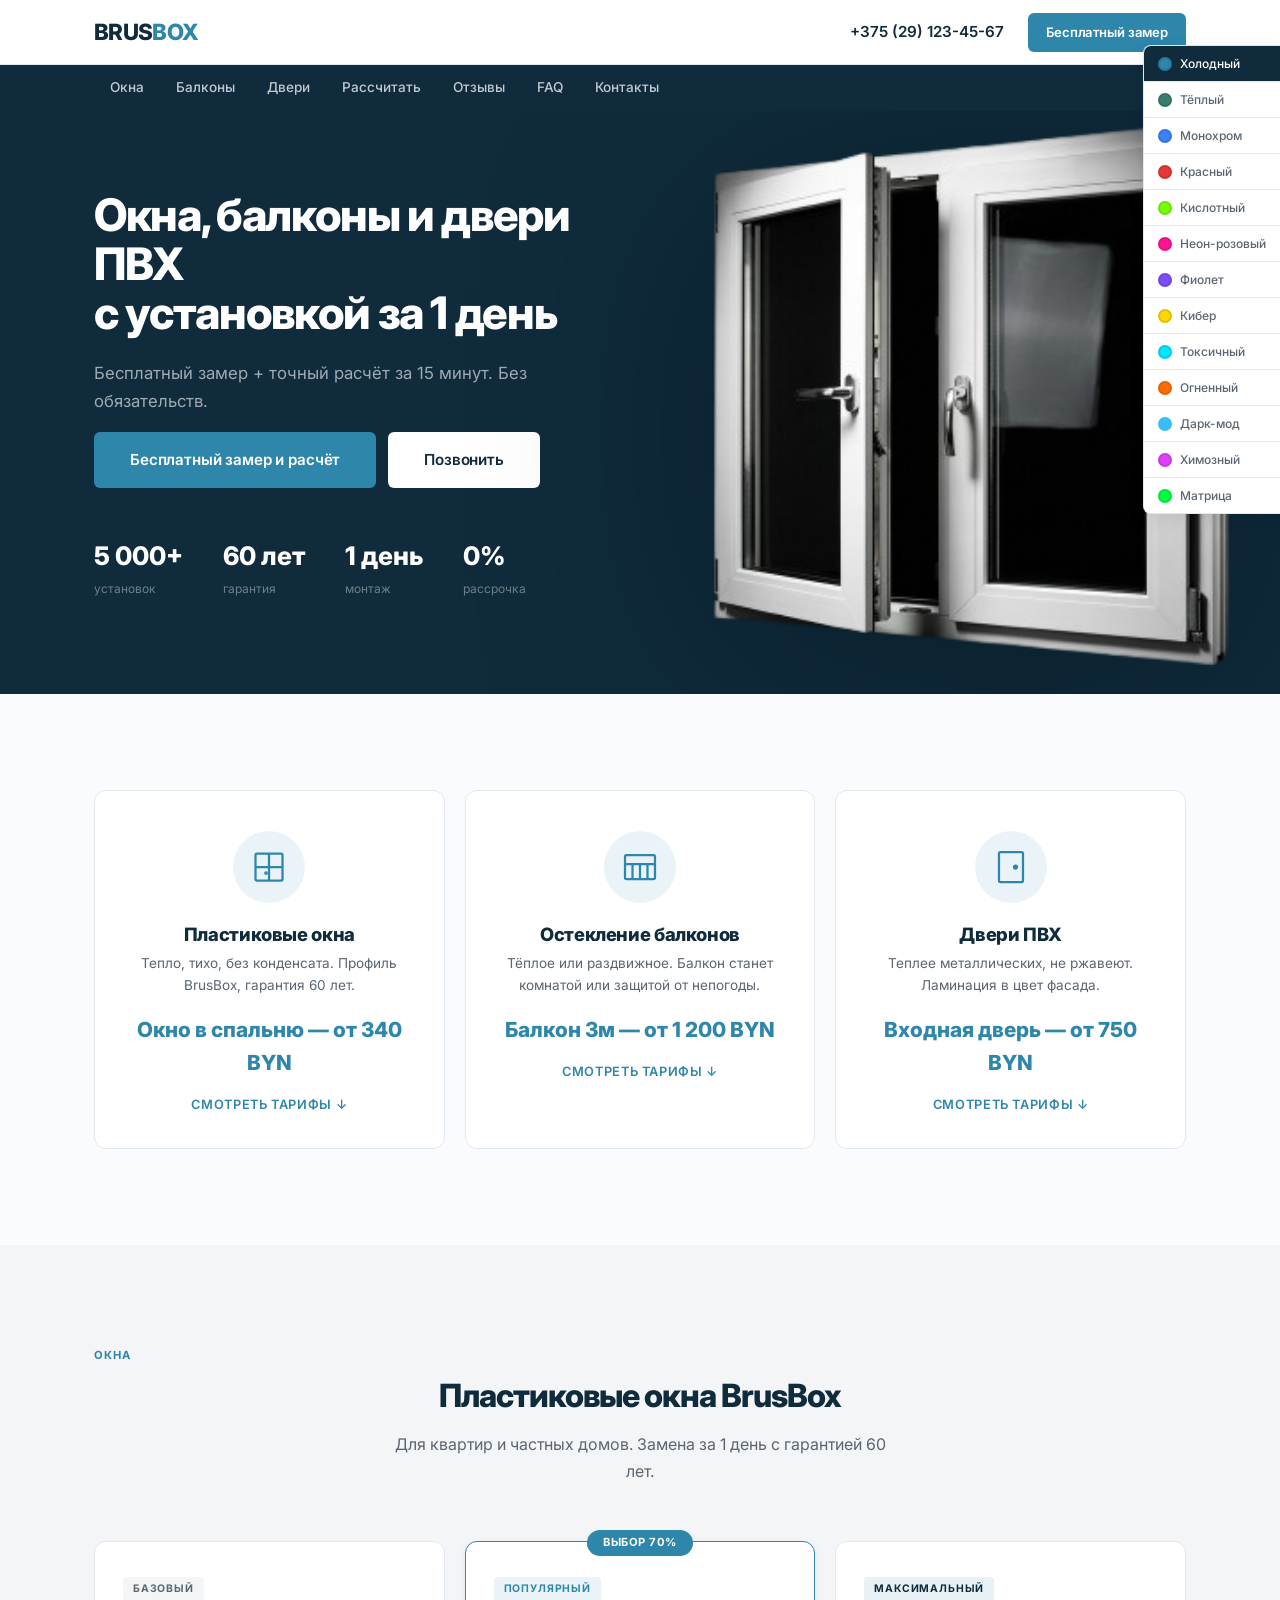
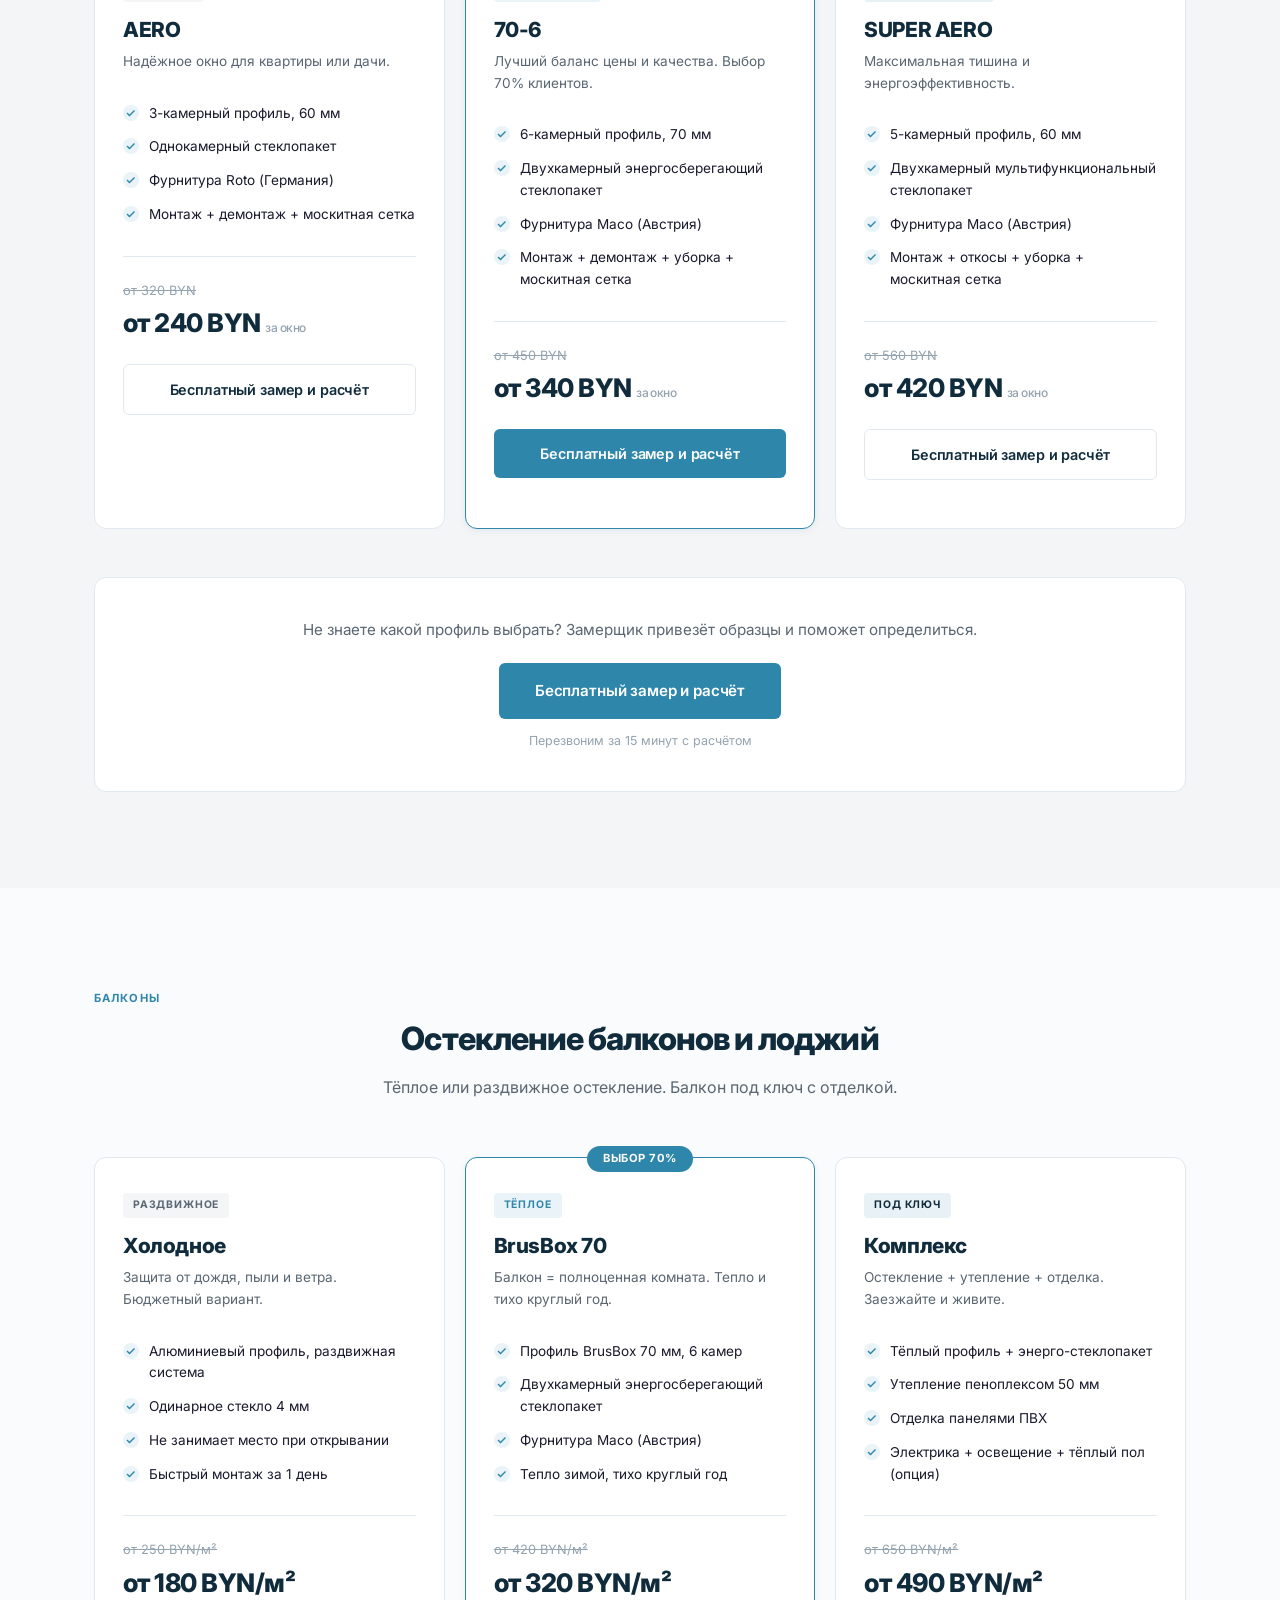
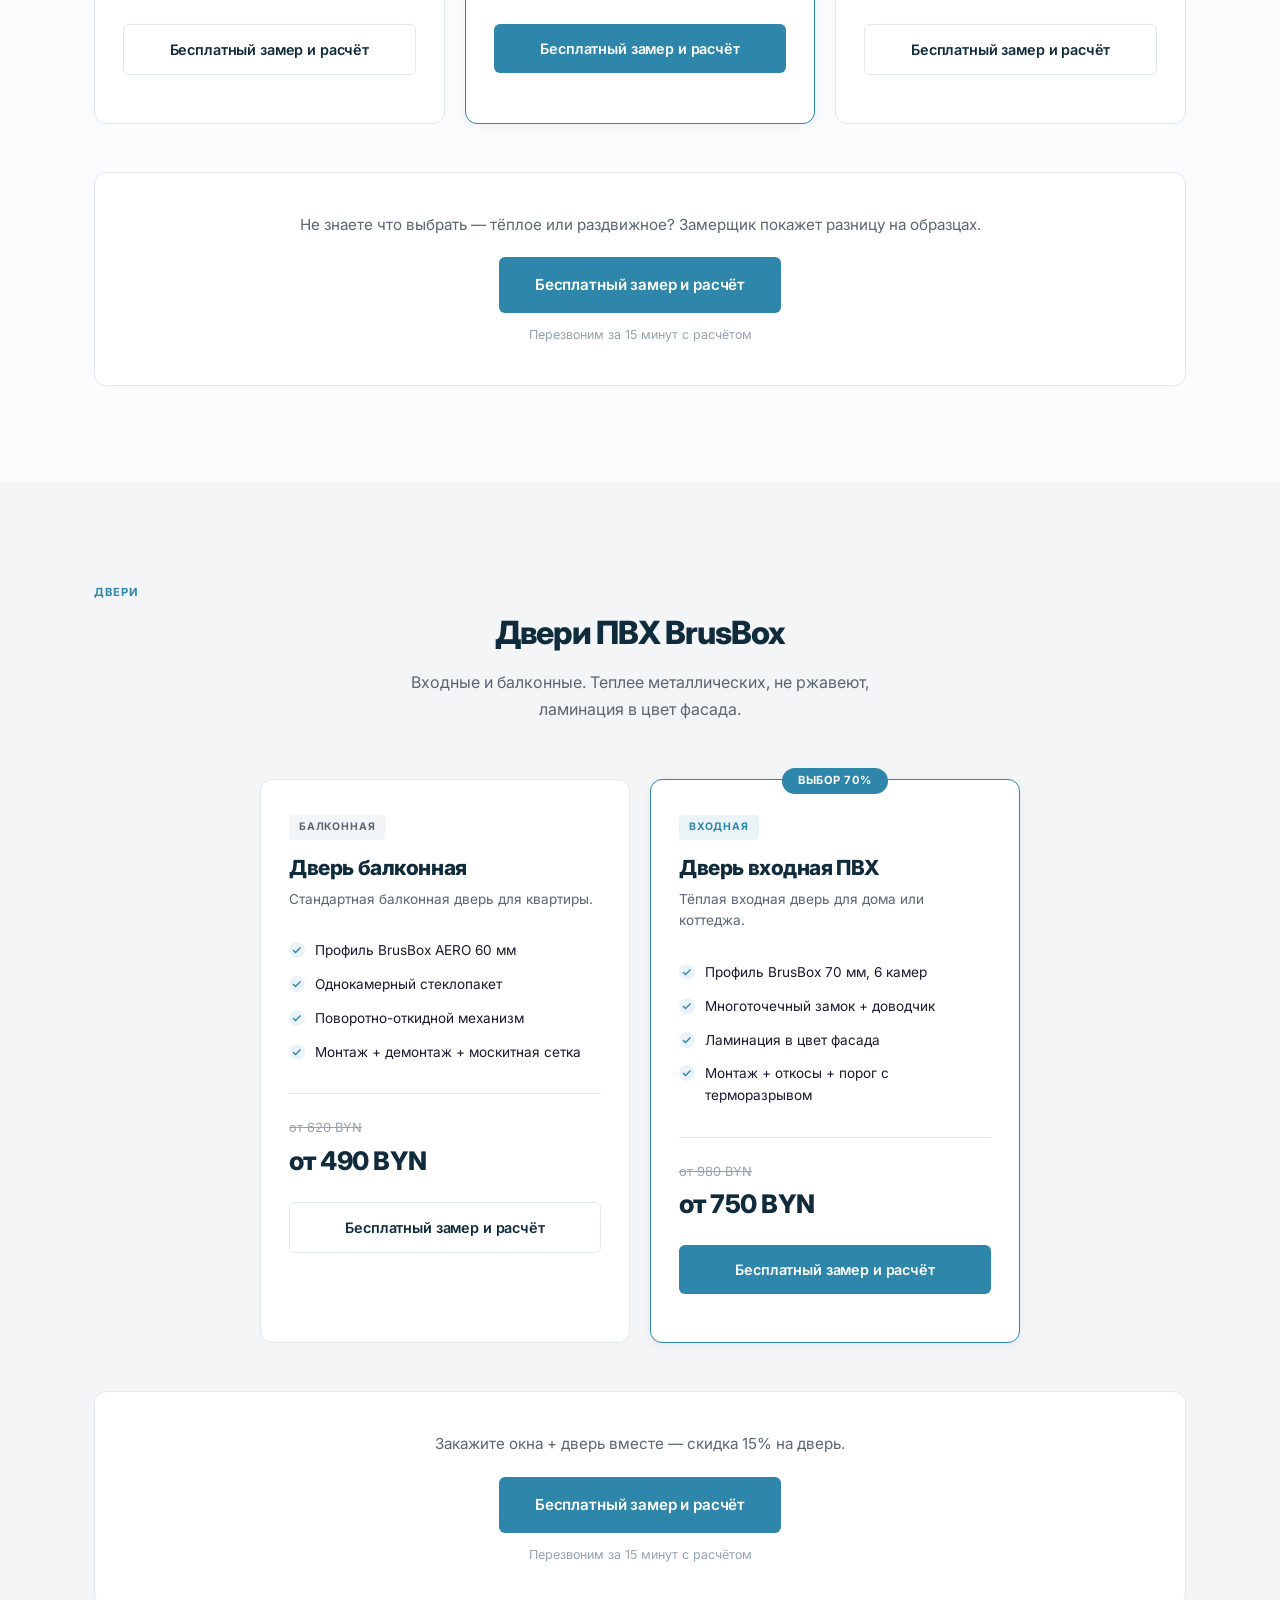
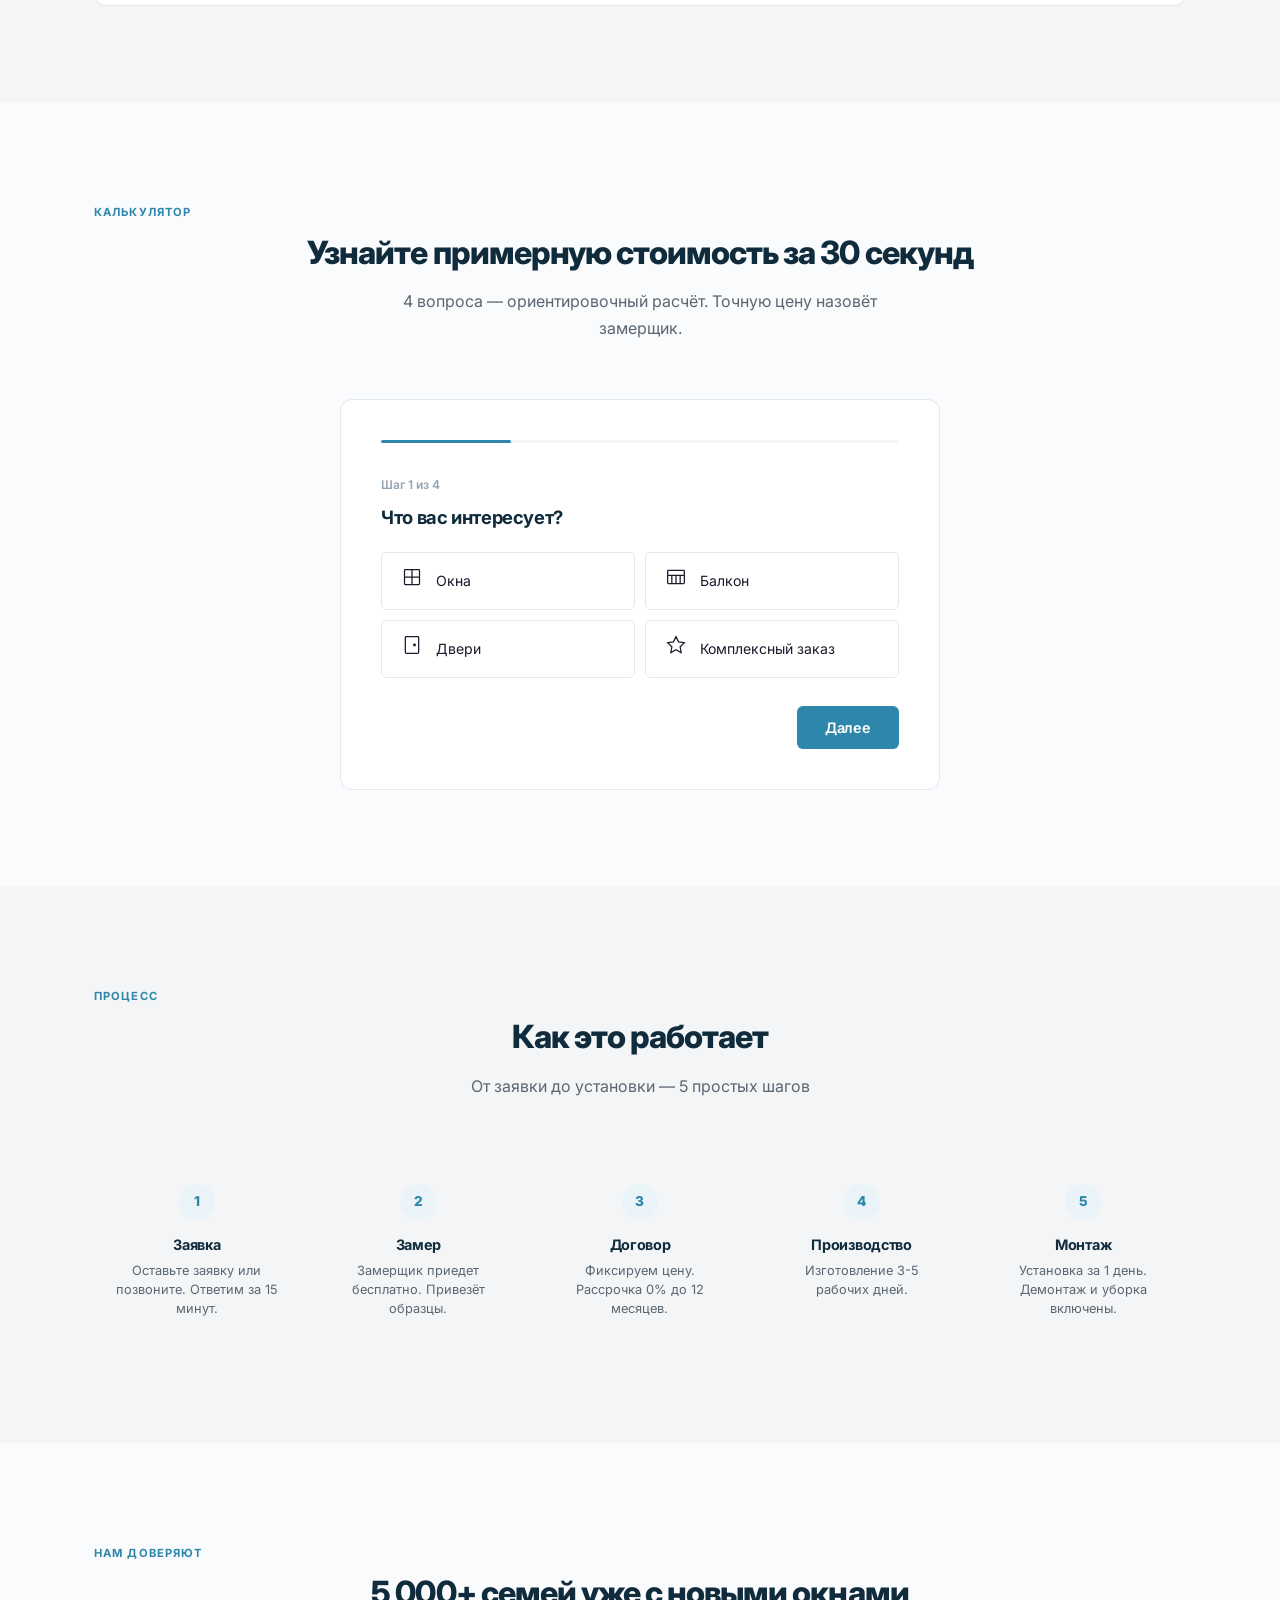
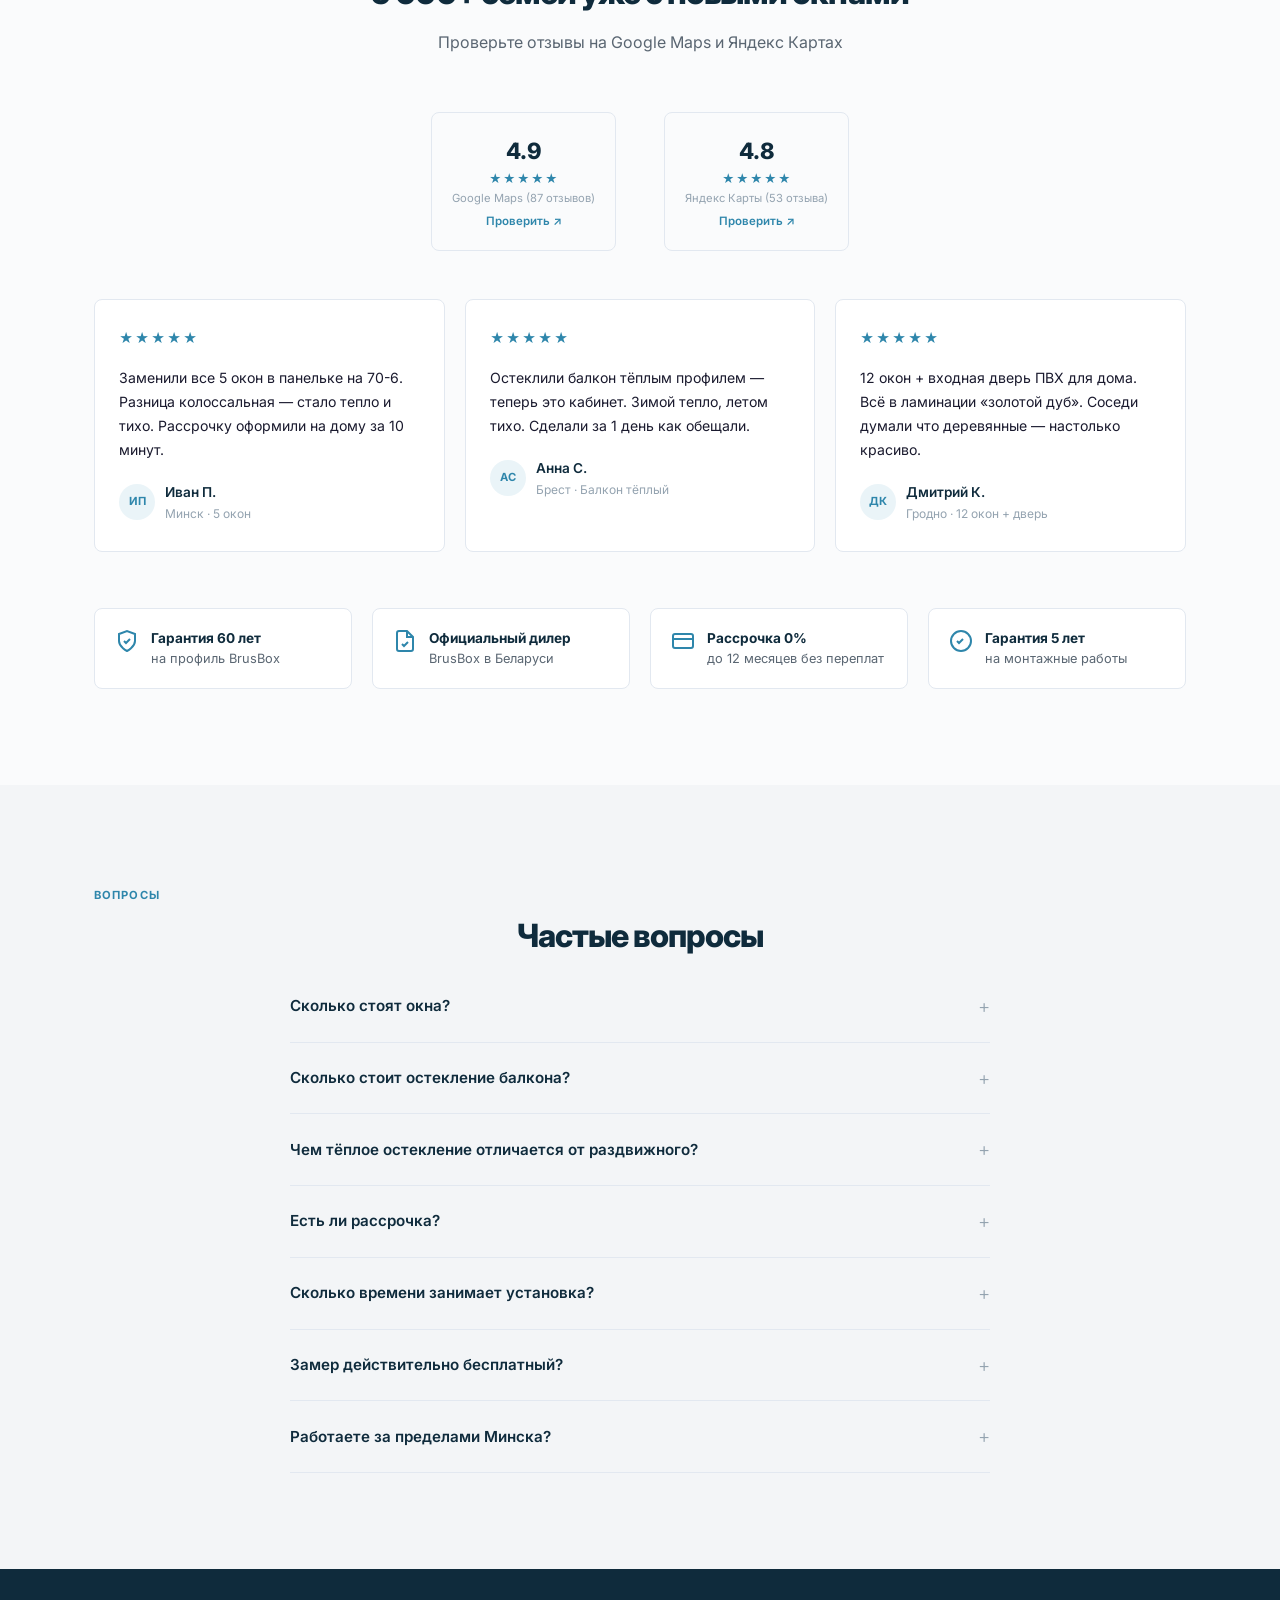
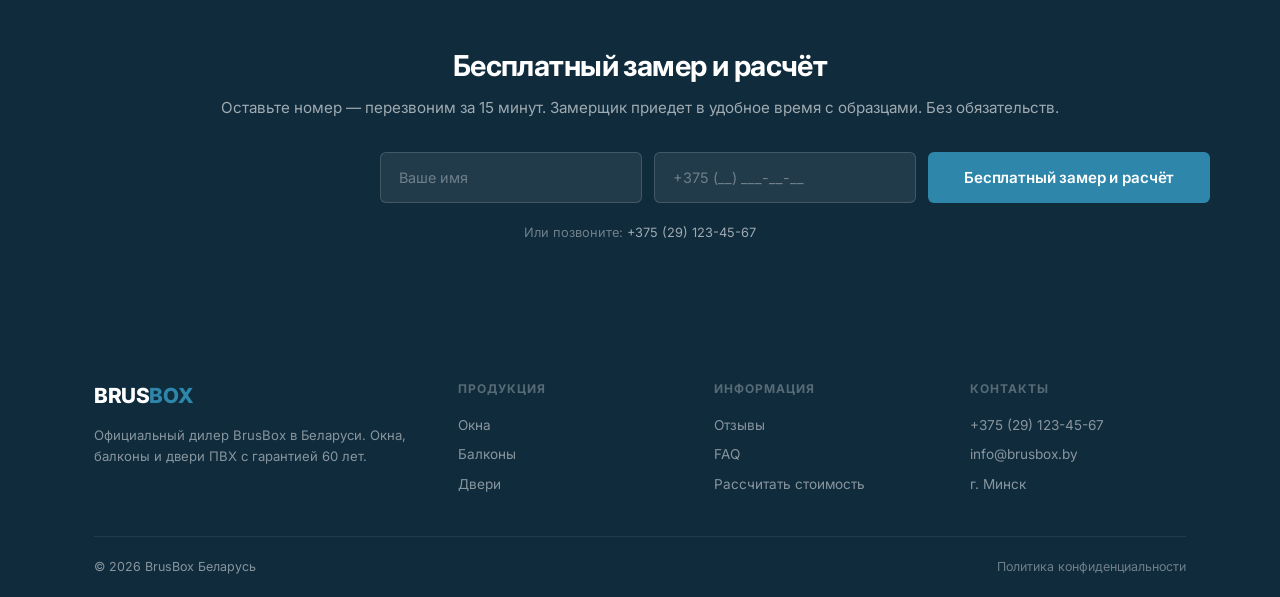
<file: index.html>
<!DOCTYPE html>
<html lang="ru">
<head>
  <meta charset="UTF-8">
  <meta name="viewport" content="width=device-width, initial-scale=1.0">
  <meta name="description" content="BrusBox — окна, балконы и двери ПВХ в Беларуси. Установка за 1 день. Гарантия 60 лет. Рассрочка 0%. Бесплатный замер.">
  <title>BrusBox — Окна, балконы и двери ПВХ | Установка за 1 день | Рассрочка 0%</title>
  <link rel="preconnect" href="https://fonts.googleapis.com">
  <link href="https://fonts.googleapis.com/css2?family=Inter:wght@400;500;600;700;800&display=swap" rel="stylesheet">
  <link rel="stylesheet" href="css/style.css">
</head>
<body data-theme="cold">

  <!-- THEME SWITCHER -->
  <div class="theme-switcher" style="overflow-y:auto;max-height:90vh;top:5vh;transform:none;">
    <button class="theme-switcher__btn active" data-set-theme="cold"><span class="theme-switcher__dot" style="background:#2E86AB;"></span>Холодный</button>
    <button class="theme-switcher__btn" data-set-theme="warm"><span class="theme-switcher__dot" style="background:#3A7D6E;"></span>Тёплый</button>
    <button class="theme-switcher__btn" data-set-theme="mono"><span class="theme-switcher__dot" style="background:#3B82F6;"></span>Монохром</button>
    <button class="theme-switcher__btn" data-set-theme="red"><span class="theme-switcher__dot" style="background:#E53935;"></span>Красный</button>
    <button class="theme-switcher__btn" data-set-theme="lime"><span class="theme-switcher__dot" style="background:#76FF03;"></span>Кислотный</button>
    <button class="theme-switcher__btn" data-set-theme="neon-pink"><span class="theme-switcher__dot" style="background:#FF1493;"></span>Неон-розовый</button>
    <button class="theme-switcher__btn" data-set-theme="violet"><span class="theme-switcher__dot" style="background:#7C4DFF;"></span>Фиолет</button>
    <button class="theme-switcher__btn" data-set-theme="cyber"><span class="theme-switcher__dot" style="background:#FFD600;"></span>Кибер</button>
    <button class="theme-switcher__btn" data-set-theme="toxic"><span class="theme-switcher__dot" style="background:#00E5FF;"></span>Токсичный</button>
    <button class="theme-switcher__btn" data-set-theme="fire"><span class="theme-switcher__dot" style="background:#FF6D00;"></span>Огненный</button>
    <button class="theme-switcher__btn" data-set-theme="dark"><span class="theme-switcher__dot" style="background:#38BDF8;border-color:#38BDF8;"></span>Дарк-мод</button>
    <button class="theme-switcher__btn" data-set-theme="rainbow"><span class="theme-switcher__dot" style="background:#E040FB;"></span>Химозный</button>
    <button class="theme-switcher__btn" data-set-theme="matrix"><span class="theme-switcher__dot" style="background:#00FF41;"></span>Матрица</button>
  </div>

  <!-- HEADER -->
  <header class="header">
    <div class="container">
      <a href="index.html" class="header__logo">BRUS<span>BOX</span></a>
      <div class="header__right">
        <a href="tel:+375291234567" class="header__phone">+375 (29) 123-45-67</a>
        <a href="#" class="btn btn--primary btn--sm" onclick="openModal('modal-zamer'); return false;">Бесплатный замер</a>
      </div>
    </div>
  </header>

  <!-- NAV -->
  <nav class="nav">
    <div class="container">
      <ul class="nav__menu">
        <li class="nav__item"><a href="#section-okna" class="nav__link">Окна</a></li>
        <li class="nav__item"><a href="#section-balkony" class="nav__link">Балконы</a></li>
        <li class="nav__item"><a href="#section-dveri" class="nav__link">Двери</a></li>
        <li class="nav__item"><a href="#quiz" class="nav__link">Рассчитать</a></li>
        <li class="nav__item"><a href="#proof" class="nav__link">Отзывы</a></li>
        <li class="nav__item"><a href="#faq" class="nav__link">FAQ</a></li>
        <li class="nav__item"><a href="pages/kontakty.html" class="nav__link">Контакты</a></li>
      </ul>
      <button class="nav__burger" aria-label="Меню"><span></span><span></span><span></span></button>
    </div>
  </nav>

  <!-- =============================== -->
  <!-- 1. HERO -->
  <!-- =============================== -->
  <section class="hero">
    <div class="container">
      <div class="hero__content">
        <h1 class="hero__title">Окна, балконы и двери ПВХ<br>с установкой за 1 день</h1>
        <p class="hero__text">Бесплатный замер + точный расчёт за 15 минут. Без обязательств.</p>
        <div class="hero__actions">
          <a href="#" class="btn btn--primary btn--lg" onclick="openModal('modal-zamer'); return false;">Бесплатный замер и расчёт</a>
          <a href="tel:+375291234567" class="btn btn--white btn--lg hero__call-btn">Позвонить</a>
        </div>
        <div class="hero__metrics">
          <div>
            <div class="hero__metric-value">5 000+</div>
            <div class="hero__metric-label">установок</div>
          </div>
          <div>
            <div class="hero__metric-value">60 лет</div>
            <div class="hero__metric-label">гарантия</div>
          </div>
          <div>
            <div class="hero__metric-value">1 день</div>
            <div class="hero__metric-label">монтаж</div>
          </div>
          <div>
            <div class="hero__metric-value">0%</div>
            <div class="hero__metric-label">рассрочка</div>
          </div>
        </div>
      </div>
      <div class="hero__visual">
        <img src="img/главный экран.png" alt="Пластиковое окно BrusBox" class="hero__photo">
      </div>
    </div>
  </section>

  <!-- =============================== -->
  <!-- 2. ТРИ ПРОДУКТА — карточки-навигаторы -->
  <!-- =============================== -->
  <section class="section" id="products">
    <div class="container">
      <div class="products-nav">
        <a href="#section-okna" class="product-nav-card">
          <div class="product-nav-card__icon">
            <svg width="36" height="36" viewBox="0 0 24 24" fill="none" stroke="currentColor" stroke-width="1.5"><rect x="3" y="3" width="18" height="18" rx="1"/><path d="M12 3v18M3 12h18"/><circle cx="10" cy="16" r="0.5" fill="currentColor"/></svg>
          </div>
          <h3 class="product-nav-card__title">Пластиковые окна</h3>
          <p class="product-nav-card__desc">Тепло, тихо, без конденсата. Профиль BrusBox, гарантия 60 лет.</p>
          <div class="product-nav-card__price">Окно в спальню — от 340 BYN</div>
          <span class="product-nav-card__link">Смотреть тарифы &#8595;</span>
        </a>
        <a href="#section-balkony" class="product-nav-card">
          <div class="product-nav-card__icon">
            <svg width="36" height="36" viewBox="0 0 24 24" fill="none" stroke="currentColor" stroke-width="1.5"><rect x="2" y="4" width="20" height="16" rx="1"/><path d="M2 10h20M7 10v10M12 10v10M17 10v10"/></svg>
          </div>
          <h3 class="product-nav-card__title">Остекление балконов</h3>
          <p class="product-nav-card__desc">Тёплое или раздвижное. Балкон станет комнатой или защитой от непогоды.</p>
          <div class="product-nav-card__price">Балкон 3м — от 1 200 BYN</div>
          <span class="product-nav-card__link">Смотреть тарифы &#8595;</span>
        </a>
        <a href="#section-dveri" class="product-nav-card">
          <div class="product-nav-card__icon">
            <svg width="36" height="36" viewBox="0 0 24 24" fill="none" stroke="currentColor" stroke-width="1.5"><rect x="4" y="2" width="16" height="20" rx="1"/><circle cx="15" cy="12" r="1" fill="currentColor"/></svg>
          </div>
          <h3 class="product-nav-card__title">Двери ПВХ</h3>
          <p class="product-nav-card__desc">Теплее металлических, не ржавеют. Ламинация в цвет фасада.</p>
          <div class="product-nav-card__price">Входная дверь — от 750 BYN</div>
          <span class="product-nav-card__link">Смотреть тарифы &#8595;</span>
        </a>
      </div>
    </div>
  </section>

  <!-- =============================== -->
  <!-- 3. СЕКЦИЯ ОКНА -->
  <!-- =============================== -->
  <section class="product-section section--alt" id="section-okna">
    <div class="container">
      <div class="section-label" style="text-align:center;">Окна</div>
      <h2 class="section-title">Пластиковые окна BrusBox</h2>
      <p class="section-desc">Для квартир и частных домов. Замена за 1 день с гарантией 60 лет.</p>

      <div class="tariffs__grid">
        <!-- Базовый -->
        <div class="tariff-card">
          <div class="tariff-card__tag tariff-card__tag--eco">Базовый</div>
          <h3 class="tariff-card__name">AERO</h3>
          <p class="tariff-card__desc">Надёжное окно для квартиры или дачи.</p>
          <div class="tariff-card__features">
            <div class="tariff-card__feature">3-камерный профиль, 60 мм</div>
            <div class="tariff-card__feature">Однокамерный стеклопакет</div>
            <div class="tariff-card__feature">Фурнитура Roto (Германия)</div>
            <div class="tariff-card__feature">Монтаж + демонтаж + москитная сетка</div>
          </div>
          <div class="tariff-card__pricing">
            <div class="tariff-card__old-price">от 320 BYN</div>
            <div class="tariff-card__price">от 240 BYN <small>за окно</small></div>
          </div>
          <div class="tariff-card__cta"><a href="#" class="btn btn--outline btn--full" onclick="openModal('modal-zamer'); return false;">Бесплатный замер и расчёт</a></div>
        </div>

        <!-- Популярный -->
        <div class="tariff-card tariff-card--popular">
          <div class="tariff-card__tag tariff-card__tag--std">Популярный</div>
          <h3 class="tariff-card__name">70-6</h3>
          <p class="tariff-card__desc">Лучший баланс цены и качества. Выбор 70% клиентов.</p>
          <div class="tariff-card__features">
            <div class="tariff-card__feature">6-камерный профиль, 70 мм</div>
            <div class="tariff-card__feature">Двухкамерный энергосберегающий стеклопакет</div>
            <div class="tariff-card__feature">Фурнитура Maco (Австрия)</div>
            <div class="tariff-card__feature">Монтаж + демонтаж + уборка + москитная сетка</div>
          </div>
          <div class="tariff-card__pricing">
            <div class="tariff-card__old-price">от 450 BYN</div>
            <div class="tariff-card__price">от 340 BYN <small>за окно</small></div>
          </div>
          <div class="tariff-card__cta"><a href="#" class="btn btn--primary btn--full" onclick="openModal('modal-zamer'); return false;">Бесплатный замер и расчёт</a></div>
        </div>

        <!-- Максимальный -->
        <div class="tariff-card">
          <div class="tariff-card__tag tariff-card__tag--pro">Максимальный</div>
          <h3 class="tariff-card__name">SUPER AERO</h3>
          <p class="tariff-card__desc">Максимальная тишина и энергоэффективность.</p>
          <div class="tariff-card__features">
            <div class="tariff-card__feature">5-камерный профиль, 60 мм</div>
            <div class="tariff-card__feature">Двухкамерный мультифункциональный стеклопакет</div>
            <div class="tariff-card__feature">Фурнитура Maco (Австрия)</div>
            <div class="tariff-card__feature">Монтаж + откосы + уборка + москитная сетка</div>
          </div>
          <div class="tariff-card__pricing">
            <div class="tariff-card__old-price">от 560 BYN</div>
            <div class="tariff-card__price">от 420 BYN <small>за окно</small></div>
          </div>
          <div class="tariff-card__cta"><a href="#" class="btn btn--outline btn--full" onclick="openModal('modal-zamer'); return false;">Бесплатный замер и расчёт</a></div>
        </div>
      </div>

      <div class="product-section__cta">
        <p>Не знаете какой профиль выбрать? Замерщик привезёт образцы и поможет определиться.</p>
        <a href="#" class="btn btn--primary btn--lg" onclick="openModal('modal-zamer'); return false;">Бесплатный замер и расчёт</a>
        <span class="product-section__cta-note">Перезвоним за 15 минут с расчётом</span>
      </div>
    </div>
  </section>

  <!-- =============================== -->
  <!-- 4. СЕКЦИЯ БАЛКОНЫ -->
  <!-- =============================== -->
  <section class="product-section" id="section-balkony">
    <div class="container">
      <div class="section-label" style="text-align:center;">Балконы</div>
      <h2 class="section-title">Остекление балконов и лоджий</h2>
      <p class="section-desc">Тёплое или раздвижное остекление. Балкон под ключ с отделкой.</p>

      <div class="tariffs__grid">
        <!-- Раздвижное -->
        <div class="tariff-card">
          <div class="tariff-card__tag tariff-card__tag--eco">Раздвижное</div>
          <h3 class="tariff-card__name">Холодное</h3>
          <p class="tariff-card__desc">Защита от дождя, пыли и ветра. Бюджетный вариант.</p>
          <div class="tariff-card__features">
            <div class="tariff-card__feature">Алюминиевый профиль, раздвижная система</div>
            <div class="tariff-card__feature">Одинарное стекло 4 мм</div>
            <div class="tariff-card__feature">Не занимает место при открывании</div>
            <div class="tariff-card__feature">Быстрый монтаж за 1 день</div>
          </div>
          <div class="tariff-card__pricing">
            <div class="tariff-card__old-price">от 250 BYN/м²</div>
            <div class="tariff-card__price">от 180 BYN/м²</div>
          </div>
          <div class="tariff-card__cta"><a href="#" class="btn btn--outline btn--full" onclick="openModal('modal-zamer'); return false;">Бесплатный замер и расчёт</a></div>
        </div>

        <!-- Тёплое -->
        <div class="tariff-card tariff-card--popular">
          <div class="tariff-card__tag tariff-card__tag--std">Тёплое</div>
          <h3 class="tariff-card__name">BrusBox 70</h3>
          <p class="tariff-card__desc">Балкон = полноценная комната. Тепло и тихо круглый год.</p>
          <div class="tariff-card__features">
            <div class="tariff-card__feature">Профиль BrusBox 70 мм, 6 камер</div>
            <div class="tariff-card__feature">Двухкамерный энергосберегающий стеклопакет</div>
            <div class="tariff-card__feature">Фурнитура Maco (Австрия)</div>
            <div class="tariff-card__feature">Тепло зимой, тихо круглый год</div>
          </div>
          <div class="tariff-card__pricing">
            <div class="tariff-card__old-price">от 420 BYN/м²</div>
            <div class="tariff-card__price">от 320 BYN/м²</div>
          </div>
          <div class="tariff-card__cta"><a href="#" class="btn btn--primary btn--full" onclick="openModal('modal-zamer'); return false;">Бесплатный замер и расчёт</a></div>
        </div>

        <!-- Под ключ -->
        <div class="tariff-card">
          <div class="tariff-card__tag tariff-card__tag--pro">Под ключ</div>
          <h3 class="tariff-card__name">Комплекс</h3>
          <p class="tariff-card__desc">Остекление + утепление + отделка. Заезжайте и живите.</p>
          <div class="tariff-card__features">
            <div class="tariff-card__feature">Тёплый профиль + энерго-стеклопакет</div>
            <div class="tariff-card__feature">Утепление пеноплексом 50 мм</div>
            <div class="tariff-card__feature">Отделка панелями ПВХ</div>
            <div class="tariff-card__feature">Электрика + освещение + тёплый пол (опция)</div>
          </div>
          <div class="tariff-card__pricing">
            <div class="tariff-card__old-price">от 650 BYN/м²</div>
            <div class="tariff-card__price">от 490 BYN/м²</div>
          </div>
          <div class="tariff-card__cta"><a href="#" class="btn btn--outline btn--full" onclick="openModal('modal-zamer'); return false;">Бесплатный замер и расчёт</a></div>
        </div>
      </div>

      <div class="product-section__cta">
        <p>Не знаете что выбрать — тёплое или раздвижное? Замерщик покажет разницу на образцах.</p>
        <a href="#" class="btn btn--primary btn--lg" onclick="openModal('modal-zamer'); return false;">Бесплатный замер и расчёт</a>
        <span class="product-section__cta-note">Перезвоним за 15 минут с расчётом</span>
      </div>
    </div>
  </section>

  <!-- =============================== -->
  <!-- 5. СЕКЦИЯ ДВЕРИ -->
  <!-- =============================== -->
  <section class="product-section section--alt" id="section-dveri">
    <div class="container">
      <div class="section-label" style="text-align:center;">Двери</div>
      <h2 class="section-title">Двери ПВХ BrusBox</h2>
      <p class="section-desc">Входные и балконные. Теплее металлических, не ржавеют, ламинация в цвет фасада.</p>

      <div class="tariffs__grid tariffs__grid--2col">
        <!-- Балконная -->
        <div class="tariff-card">
          <div class="tariff-card__tag tariff-card__tag--eco">Балконная</div>
          <h3 class="tariff-card__name">Дверь балконная</h3>
          <p class="tariff-card__desc">Стандартная балконная дверь для квартиры.</p>
          <div class="tariff-card__features">
            <div class="tariff-card__feature">Профиль BrusBox AERO 60 мм</div>
            <div class="tariff-card__feature">Однокамерный стеклопакет</div>
            <div class="tariff-card__feature">Поворотно-откидной механизм</div>
            <div class="tariff-card__feature">Монтаж + демонтаж + москитная сетка</div>
          </div>
          <div class="tariff-card__pricing">
            <div class="tariff-card__old-price">от 620 BYN</div>
            <div class="tariff-card__price">от 490 BYN</div>
          </div>
          <div class="tariff-card__cta"><a href="#" class="btn btn--outline btn--full" onclick="openModal('modal-zamer'); return false;">Бесплатный замер и расчёт</a></div>
        </div>

        <!-- Входная -->
        <div class="tariff-card tariff-card--popular">
          <div class="tariff-card__tag tariff-card__tag--std">Входная</div>
          <h3 class="tariff-card__name">Дверь входная ПВХ</h3>
          <p class="tariff-card__desc">Тёплая входная дверь для дома или коттеджа.</p>
          <div class="tariff-card__features">
            <div class="tariff-card__feature">Профиль BrusBox 70 мм, 6 камер</div>
            <div class="tariff-card__feature">Многоточечный замок + доводчик</div>
            <div class="tariff-card__feature">Ламинация в цвет фасада</div>
            <div class="tariff-card__feature">Монтаж + откосы + порог с терморазрывом</div>
          </div>
          <div class="tariff-card__pricing">
            <div class="tariff-card__old-price">от 980 BYN</div>
            <div class="tariff-card__price">от 750 BYN</div>
          </div>
          <div class="tariff-card__cta"><a href="#" class="btn btn--primary btn--full" onclick="openModal('modal-zamer'); return false;">Бесплатный замер и расчёт</a></div>
        </div>
      </div>

      <div class="product-section__cta">
        <p>Закажите окна + дверь вместе — скидка 15% на дверь.</p>
        <a href="#" class="btn btn--primary btn--lg" onclick="openModal('modal-zamer'); return false;">Бесплатный замер и расчёт</a>
        <span class="product-section__cta-note">Перезвоним за 15 минут с расчётом</span>
      </div>
    </div>
  </section>

  <!-- =============================== -->
  <!-- 6. КВИЗ (дополнительный путь) -->
  <!-- =============================== -->
  <section class="section" id="quiz">
    <div class="container">
      <div class="section-label" style="text-align:center;">Калькулятор</div>
      <h2 class="section-title">Узнайте примерную стоимость за 30 секунд</h2>
      <p class="section-desc">4 вопроса — ориентировочный расчёт. Точную цену назовёт замерщик.</p>
      <div class="quiz__wrapper">
        <div class="quiz__progress"><div class="quiz__progress-bar" style="width:25%"></div></div>
        <div class="quiz__step active" data-step="1">
          <div class="quiz__step-number">Шаг 1 из 4</div>
          <h3 class="quiz__question">Что вас интересует?</h3>
          <div class="quiz__options">
            <div class="quiz__option" data-value="okna" data-price-base="340"><div class="quiz__option-icon"><svg width="20" height="20" viewBox="0 0 24 24" fill="none" stroke="currentColor" stroke-width="1.5"><rect x="3" y="3" width="18" height="18" rx="1"/><path d="M12 3v18M3 12h18"/></svg></div>Окна</div>
            <div class="quiz__option" data-value="balkon" data-price-base="1200"><div class="quiz__option-icon"><svg width="20" height="20" viewBox="0 0 24 24" fill="none" stroke="currentColor" stroke-width="1.5"><rect x="2" y="4" width="20" height="16" rx="1"/><path d="M2 10h20M7 10v10M12 10v10M17 10v10"/></svg></div>Балкон</div>
            <div class="quiz__option" data-value="dveri" data-price-base="750"><div class="quiz__option-icon"><svg width="20" height="20" viewBox="0 0 24 24" fill="none" stroke="currentColor" stroke-width="1.5"><rect x="4" y="2" width="16" height="20" rx="1"/><circle cx="15" cy="12" r="1" fill="currentColor"/></svg></div>Двери</div>
            <div class="quiz__option" data-value="all" data-price-base="2200"><div class="quiz__option-icon"><svg width="20" height="20" viewBox="0 0 24 24" fill="none" stroke="currentColor" stroke-width="1.5"><path d="M12 2l3.09 6.26L22 9.27l-5 4.87 1.18 6.88L12 17.77l-6.18 3.25L7 14.14 2 9.27l6.91-1.01L12 2z"/></svg></div>Комплексный заказ</div>
          </div>
          <div class="quiz__nav"><div></div><button class="btn btn--primary" onclick="quizNext()">Далее</button></div>
        </div>
        <div class="quiz__step" data-step="2">
          <div class="quiz__step-number">Шаг 2 из 4</div>
          <h3 class="quiz__question">Куда планируете?</h3>
          <div class="quiz__options">
            <div class="quiz__option" data-value="kvartira" data-price-mult="1"><div class="quiz__option-icon"><svg width="20" height="20" viewBox="0 0 24 24" fill="none" stroke="currentColor" stroke-width="1.5"><rect x="4" y="4" width="16" height="18" rx="1"/><path d="M9 22V12h6v10M8 8h2M14 8h2"/></svg></div>Квартира</div>
            <div class="quiz__option" data-value="dom" data-price-mult="1.3"><div class="quiz__option-icon"><svg width="20" height="20" viewBox="0 0 24 24" fill="none" stroke="currentColor" stroke-width="1.5"><path d="M3 12l2-2m0 0l7-7 7 7M5 10v10a1 1 0 001 1h3m10-11l2 2m-2-2v10a1 1 0 01-1 1h-3m-4 0h4"/></svg></div>Частный дом</div>
            <div class="quiz__option" data-value="dacha" data-price-mult="0.8"><div class="quiz__option-icon"><svg width="20" height="20" viewBox="0 0 24 24" fill="none" stroke="currentColor" stroke-width="1.5"><path d="M12 3L3 9v12h18V9l-9-6z"/><path d="M9 22V15h6v7"/></svg></div>Дача</div>
          </div>
          <div class="quiz__nav"><button class="btn btn--ghost btn--sm" onclick="quizPrev()">Назад</button><button class="btn btn--primary" onclick="quizNext()">Далее</button></div>
        </div>
        <div class="quiz__step" data-step="3">
          <div class="quiz__step-number">Шаг 3 из 4</div>
          <h3 class="quiz__question">Сколько позиций?</h3>
          <div class="quiz__options">
            <div class="quiz__option" data-value="1-2" data-price-qty="1.5"><div class="quiz__option-icon">1-2</div></div>
            <div class="quiz__option" data-value="3-5" data-price-qty="4"><div class="quiz__option-icon">3-5</div></div>
            <div class="quiz__option" data-value="6-10" data-price-qty="8"><div class="quiz__option-icon">6-10</div></div>
            <div class="quiz__option" data-value="10+" data-price-qty="12"><div class="quiz__option-icon">10+</div></div>
          </div>
          <div class="quiz__nav"><button class="btn btn--ghost btn--sm" onclick="quizPrev()">Назад</button><button class="btn btn--primary" onclick="quizNext()">Далее</button></div>
        </div>
        <div class="quiz__step" data-step="4">
          <div class="quiz__step-number">Шаг 4 из 4</div>
          <div>
            <h3 class="quiz__form-title">Ваш примерный расчёт</h3>
            <div class="quiz__result">
              <div class="quiz__result-price">~<span id="quiz-price-result">1 020</span> — <span id="quiz-price-result-max">1 360</span> BYN</div>
              <p class="quiz__result-note">Ориентировочная стоимость. Точная цена может быть как ниже, так и выше — зависит от размеров и комплектации.</p>
            </div>
            <p class="quiz__form-text">Оставьте номер — перезвоним за 15 минут с точным расчётом.</p>
            <form class="quiz__final-form" data-form="quiz">
              <div class="quiz__inputs">
                <input type="text" name="name" class="quiz__input" placeholder="Ваше имя" required>
                <input type="tel" name="phone" class="quiz__input" placeholder="+375 (__) ___-__-__" required>
              </div>
              <button type="submit" class="btn btn--primary btn--lg" style="width:100%">Бесплатный замер и расчёт</button>
              <p class="quiz__privacy">Нажимая кнопку, вы соглашаетесь с <a href="#">политикой конфиденциальности</a></p>
            </form>
          </div>
          <div class="quiz__nav" style="margin-top:16px"><button class="btn btn--ghost btn--sm" onclick="quizPrev()">Назад</button><div></div></div>
        </div>
      </div>
    </div>
  </section>

  <!-- =============================== -->
  <!-- 7. КАК МЫ РАБОТАЕМ -->
  <!-- =============================== -->
  <section class="section section--alt">
    <div class="container">
      <div class="section-label" style="text-align:center;">Процесс</div>
      <h2 class="section-title">Как это работает</h2>
      <p class="section-desc">От заявки до установки — 5 простых шагов</p>
      <div class="steps-grid">
        <div class="step-card"><div class="step-card__number">1</div><h3 class="step-card__title">Заявка</h3><p class="step-card__text">Оставьте заявку или позвоните. Ответим за 15 минут.</p></div>
        <div class="step-card"><div class="step-card__number">2</div><h3 class="step-card__title">Замер</h3><p class="step-card__text">Замерщик приедет бесплатно. Привезёт образцы.</p></div>
        <div class="step-card"><div class="step-card__number">3</div><h3 class="step-card__title">Договор</h3><p class="step-card__text">Фиксируем цену. Рассрочка 0% до 12 месяцев.</p></div>
        <div class="step-card"><div class="step-card__number">4</div><h3 class="step-card__title">Производство</h3><p class="step-card__text">Изготовление 3-5 рабочих дней.</p></div>
        <div class="step-card"><div class="step-card__number">5</div><h3 class="step-card__title">Монтаж</h3><p class="step-card__text">Установка за 1 день. Демонтаж и уборка включены.</p></div>
      </div>
    </div>
  </section>

  <!-- =============================== -->
  <!-- 8. СОЦИАЛЬНОЕ ДОКАЗАТЕЛЬСТВО -->
  <!-- =============================== -->
  <section class="section" id="proof">
    <div class="container">
      <div class="section-label" style="text-align:center;">Нам доверяют</div>
      <h2 class="section-title">5 000+ семей уже с новыми окнами</h2>
      <p class="section-desc">Проверьте отзывы на Google Maps и Яндекс Картах</p>

      <!-- Рейтинги -->
      <div class="ratings">
        <a href="#" class="rating-item rating-item--link" target="_blank" rel="noopener">
          <div class="rating-item__score">4.9</div>
          <div class="rating-item__stars">&#9733;&#9733;&#9733;&#9733;&#9733;</div>
          <div class="rating-item__source">Google Maps (87 отзывов)</div>
          <div class="rating-item__check">Проверить &#8599;</div>
        </a>
        <a href="#" class="rating-item rating-item--link" target="_blank" rel="noopener">
          <div class="rating-item__score">4.8</div>
          <div class="rating-item__stars">&#9733;&#9733;&#9733;&#9733;&#9733;</div>
          <div class="rating-item__source">Яндекс Карты (53 отзыва)</div>
          <div class="rating-item__check">Проверить &#8599;</div>
        </a>
      </div>

      <!-- Отзывы -->
      <div class="reviews-grid">
        <div class="review-card">
          <div class="review-card__stars">&#9733;&#9733;&#9733;&#9733;&#9733;</div>
          <p class="review-card__text">Заменили все 5 окон в панельке на 70-6. Разница колоссальная — стало тепло и тихо. Рассрочку оформили на дому за 10 минут.</p>
          <div class="review-card__author"><div class="review-card__avatar">ИП</div><div><div class="review-card__name">Иван П.</div><div class="review-card__meta">Минск &middot; 5 окон</div></div></div>
        </div>
        <div class="review-card">
          <div class="review-card__stars">&#9733;&#9733;&#9733;&#9733;&#9733;</div>
          <p class="review-card__text">Остеклили балкон тёплым профилем — теперь это кабинет. Зимой тепло, летом тихо. Сделали за 1 день как обещали.</p>
          <div class="review-card__author"><div class="review-card__avatar">АС</div><div><div class="review-card__name">Анна С.</div><div class="review-card__meta">Брест &middot; Балкон тёплый</div></div></div>
        </div>
        <div class="review-card">
          <div class="review-card__stars">&#9733;&#9733;&#9733;&#9733;&#9733;</div>
          <p class="review-card__text">12 окон + входная дверь ПВХ для дома. Всё в ламинации «золотой дуб». Соседи думали что деревянные — настолько красиво.</p>
          <div class="review-card__author"><div class="review-card__avatar">ДК</div><div><div class="review-card__name">Дмитрий К.</div><div class="review-card__meta">Гродно &middot; 12 окон + дверь</div></div></div>
        </div>
      </div>

      <!-- Гарантии -->
      <div class="guarantees">
        <div class="guarantee-item">
          <svg width="24" height="24" viewBox="0 0 24 24" fill="none" stroke="currentColor" stroke-width="2"><path d="M12 22s8-4 8-10V5l-8-3-8 3v7c0 6 8 10 8 10z"/><path d="M9 12l2 2 4-4"/></svg>
          <div><strong>Гарантия 60 лет</strong> на профиль BrusBox</div>
        </div>
        <div class="guarantee-item">
          <svg width="24" height="24" viewBox="0 0 24 24" fill="none" stroke="currentColor" stroke-width="2"><path d="M14 2H6a2 2 0 00-2 2v16a2 2 0 002 2h12a2 2 0 002-2V8z"/><path d="M14 2v6h6M9 15l2 2 4-4"/></svg>
          <div><strong>Официальный дилер</strong> BrusBox в Беларуси</div>
        </div>
        <div class="guarantee-item">
          <svg width="24" height="24" viewBox="0 0 24 24" fill="none" stroke="currentColor" stroke-width="2"><rect x="2" y="5" width="20" height="14" rx="2"/><path d="M2 10h20"/></svg>
          <div><strong>Рассрочка 0%</strong> до 12 месяцев без переплат</div>
        </div>
        <div class="guarantee-item">
          <svg width="24" height="24" viewBox="0 0 24 24" fill="none" stroke="currentColor" stroke-width="2"><circle cx="12" cy="12" r="10"/><path d="M8 12l2 2 4-4"/></svg>
          <div><strong>Гарантия 5 лет</strong> на монтажные работы</div>
        </div>
      </div>
    </div>
  </section>

  <!-- =============================== -->
  <!-- 9. FAQ -->
  <!-- =============================== -->
  <section class="section section--alt" id="faq">
    <div class="container">
      <div class="section-label" style="text-align:center;">Вопросы</div>
      <h2 class="section-title">Частые вопросы</h2>
      <div class="faq-list">
        <div class="faq-item">
          <div class="faq-item__question"><span>Сколько стоят окна?</span><span class="faq-item__icon">+</span></div>
          <div class="faq-item__answer"><div class="faq-item__answer-inner">Базовый (AERO) — от 240 BYN, Популярный (70-6) — от 340 BYN, Максимальный (SUPER AERO) — от 420 BYN за двухстворчатое окно с установкой. Точную стоимость рассчитает замерщик бесплатно.</div></div>
        </div>
        <div class="faq-item">
          <div class="faq-item__question"><span>Сколько стоит остекление балкона?</span><span class="faq-item__icon">+</span></div>
          <div class="faq-item__answer"><div class="faq-item__answer-inner">Раздвижное (холодное) — от 180 BYN/м². Тёплое — от 320 BYN/м². Под ключ с отделкой — от 490 BYN/м². Балкон 3м обойдётся примерно от 1200 BYN. Точная цена — после бесплатного замера.</div></div>
        </div>
        <div class="faq-item">
          <div class="faq-item__question"><span>Чем тёплое остекление отличается от раздвижного?</span><span class="faq-item__icon">+</span></div>
          <div class="faq-item__answer"><div class="faq-item__answer-inner">Тёплое — ПВХ профиль со стеклопакетом, балкон становится жилой комнатой. Раздвижное — алюминий с одинарным стеклом, защищает от дождя и пыли, но не утепляет. Раздвижное дешевле в 2 раза. Замерщик покажет образцы обоих вариантов.</div></div>
        </div>
        <div class="faq-item">
          <div class="faq-item__question"><span>Есть ли рассрочка?</span><span class="faq-item__icon">+</span></div>
          <div class="faq-item__answer"><div class="faq-item__answer-inner">Да, 0% до 12 месяцев на всё — окна, балконы, двери. Без переплат, без скрытых комиссий. Оформляется при заключении договора.</div></div>
        </div>
        <div class="faq-item">
          <div class="faq-item__question"><span>Сколько времени занимает установка?</span><span class="faq-item__icon">+</span></div>
          <div class="faq-item__answer"><div class="faq-item__answer-inner">Изготовление 3-5 дней. Установка: одно окно — 2-3 часа, все окна в квартире — за 1 день. Балкон — 1 день. Дверь — 2-4 часа. Демонтаж старого и уборка включены.</div></div>
        </div>
        <div class="faq-item">
          <div class="faq-item__question"><span>Замер действительно бесплатный?</span><span class="faq-item__icon">+</span></div>
          <div class="faq-item__answer"><div class="faq-item__answer-inner">Да, бесплатный и без обязательств. Замерщик приедет, снимет размеры, покажет образцы профилей и рассчитает точную стоимость. Если не подойдёт — ничего не платите.</div></div>
        </div>
        <div class="faq-item">
          <div class="faq-item__question"><span>Работаете за пределами Минска?</span><span class="faq-item__icon">+</span></div>
          <div class="faq-item__answer"><div class="faq-item__answer-inner">Да, по всей Беларуси. Доставка по Минску бесплатно. Замер бесплатный в любом городе.</div></div>
        </div>
      </div>
    </div>
  </section>

  <!-- =============================== -->
  <!-- 10. ФИНАЛЬНЫЙ CTA -->
  <!-- =============================== -->
  <section class="cta-section">
    <div class="container">
      <h2>Бесплатный замер и расчёт</h2>
      <p>Оставьте номер — перезвоним за 15 минут. Замерщик приедет в удобное время с образцами. Без обязательств.</p>
      <form class="cta-form" data-form="cta">
        <input type="text" name="name" placeholder="Ваше имя" required>
        <input type="tel" name="phone" placeholder="+375 (__) ___-__-__" required>
        <button type="submit" class="btn btn--primary btn--lg">Бесплатный замер и расчёт</button>
      </form>
      <div class="cta-contact">Или позвоните: <a href="tel:+375291234567">+375 (29) 123-45-67</a></div>
    </div>
  </section>

  <!-- FOOTER -->
  <footer class="footer">
    <div class="container">
      <div class="footer__grid">
        <div>
          <div class="footer__brand">BRUS<span>BOX</span></div>
          <p class="footer__desc">Официальный дилер BrusBox в Беларуси. Окна, балконы и двери ПВХ с гарантией 60 лет.</p>
        </div>
        <div>
          <div class="footer__title">Продукция</div>
          <div class="footer__links">
            <a href="#section-okna">Окна</a>
            <a href="#section-balkony">Балконы</a>
            <a href="#section-dveri">Двери</a>
          </div>
        </div>
        <div>
          <div class="footer__title">Информация</div>
          <div class="footer__links">
            <a href="#proof">Отзывы</a>
            <a href="#faq">FAQ</a>
            <a href="#quiz">Рассчитать стоимость</a>
          </div>
        </div>
        <div>
          <div class="footer__title">Контакты</div>
          <div class="footer__links">
            <a href="tel:+375291234567">+375 (29) 123-45-67</a>
            <a href="mailto:info@brusbox.by">info@brusbox.by</a>
            <a href="pages/kontakty.html">г. Минск</a>
          </div>
        </div>
      </div>
      <div class="footer__bottom">
        <span>&copy; 2026 BrusBox Беларусь</span>
        <a href="#">Политика конфиденциальности</a>
      </div>
    </div>
  </footer>

  <!-- MOBILE BAR -->
  <div class="mobile-bar">
    <div class="container">
      <a href="tel:+375291234567" class="mobile-bar__item"><span class="mobile-bar__icon"><svg width="18" height="18" viewBox="0 0 24 24" fill="none" stroke="currentColor" stroke-width="2"><path d="M22 16.92v3a2 2 0 01-2.18 2 19.79 19.79 0 01-8.63-3.07 19.5 19.5 0 01-6-6 19.79 19.79 0 01-3.07-8.67A2 2 0 014.11 2h3a2 2 0 012 1.72c.127.96.361 1.903.7 2.81a2 2 0 01-.45 2.11L8.09 9.91a16 16 0 006 6l1.27-1.27a2 2 0 012.11-.45c.907.339 1.85.573 2.81.7A2 2 0 0122 16.92z"/></svg></span>Позвонить</a>
      <a href="#" class="mobile-bar__item" onclick="openModal('modal-zamer'); return false;"><span class="mobile-bar__icon"><svg width="18" height="18" viewBox="0 0 24 24" fill="none" stroke="currentColor" stroke-width="2"><path d="M14 2H6a2 2 0 00-2 2v16a2 2 0 002 2h12a2 2 0 002-2V8z"/><path d="M14 2v6h6M16 13H8m8 4H8"/></svg></span>Замер</a>
    </div>
  </div>

  <!-- MODAL -->
  <div class="modal-overlay" id="modal-zamer">
    <div class="modal">
      <button class="modal__close" onclick="closeModal('modal-zamer')">&times;</button>
      <h3 class="modal__title">Бесплатный замер и расчёт</h3>
      <p class="modal__text">Перезвоним за 15 минут. Замерщик приедет с образцами в удобное время. Без обязательств.</p>
      <form class="modal__form" data-form="zamer">
        <input type="text" name="name" placeholder="Ваше имя" required>
        <input type="tel" name="phone" placeholder="+375 (__) ___-__-__" required>
        <button type="submit" class="btn btn--primary" style="width:100%">Жду звонка</button>
        <p class="modal__privacy">Нажимая кнопку, вы соглашаетесь с <a href="#">политикой конфиденциальности</a></p>
      </form>
    </div>
  </div>

  <script src="js/main.js"></script>
  <script>
    // Theme Switcher
    document.querySelectorAll('[data-set-theme]').forEach(btn => {
      btn.addEventListener('click', () => {
        const theme = btn.dataset.setTheme;
        document.body.setAttribute('data-theme', theme);
        document.querySelectorAll('.theme-switcher__btn').forEach(b => b.classList.remove('active'));
        btn.classList.add('active');
        localStorage.setItem('brusbox-theme', theme);
      });
    });
    const saved = localStorage.getItem('brusbox-theme');
    if (saved) {
      document.body.setAttribute('data-theme', saved);
      document.querySelectorAll('.theme-switcher__btn').forEach(b => {
        b.classList.toggle('active', b.dataset.setTheme === saved);
      });
    }

    // Quiz price calculator
    let quizData = { base: 340, mult: 1, qty: 4 };
    function updateQuizPrice() {
      const low = Math.round(quizData.base * quizData.mult * quizData.qty * 0.85);
      const high = Math.round(quizData.base * quizData.mult * quizData.qty * 1.15);
      const el1 = document.getElementById('quiz-price-result');
      const el2 = document.getElementById('quiz-price-result-max');
      if (el1) el1.textContent = low.toLocaleString('ru-RU');
      if (el2) el2.textContent = high.toLocaleString('ru-RU');
    }

    // Override quiz option selection to capture price data
    document.querySelectorAll('.quiz__option').forEach(opt => {
      opt.addEventListener('click', function() {
        this.closest('.quiz__options').querySelectorAll('.quiz__option').forEach(o => o.classList.remove('selected'));
        this.classList.add('selected');
        if (this.dataset.priceBase) quizData.base = parseFloat(this.dataset.priceBase);
        if (this.dataset.priceMult) quizData.mult = parseFloat(this.dataset.priceMult);
        if (this.dataset.priceQty) quizData.qty = parseFloat(this.dataset.priceQty);
        updateQuizPrice();
      });
    });
  </script>
</body>
</html>
</file>
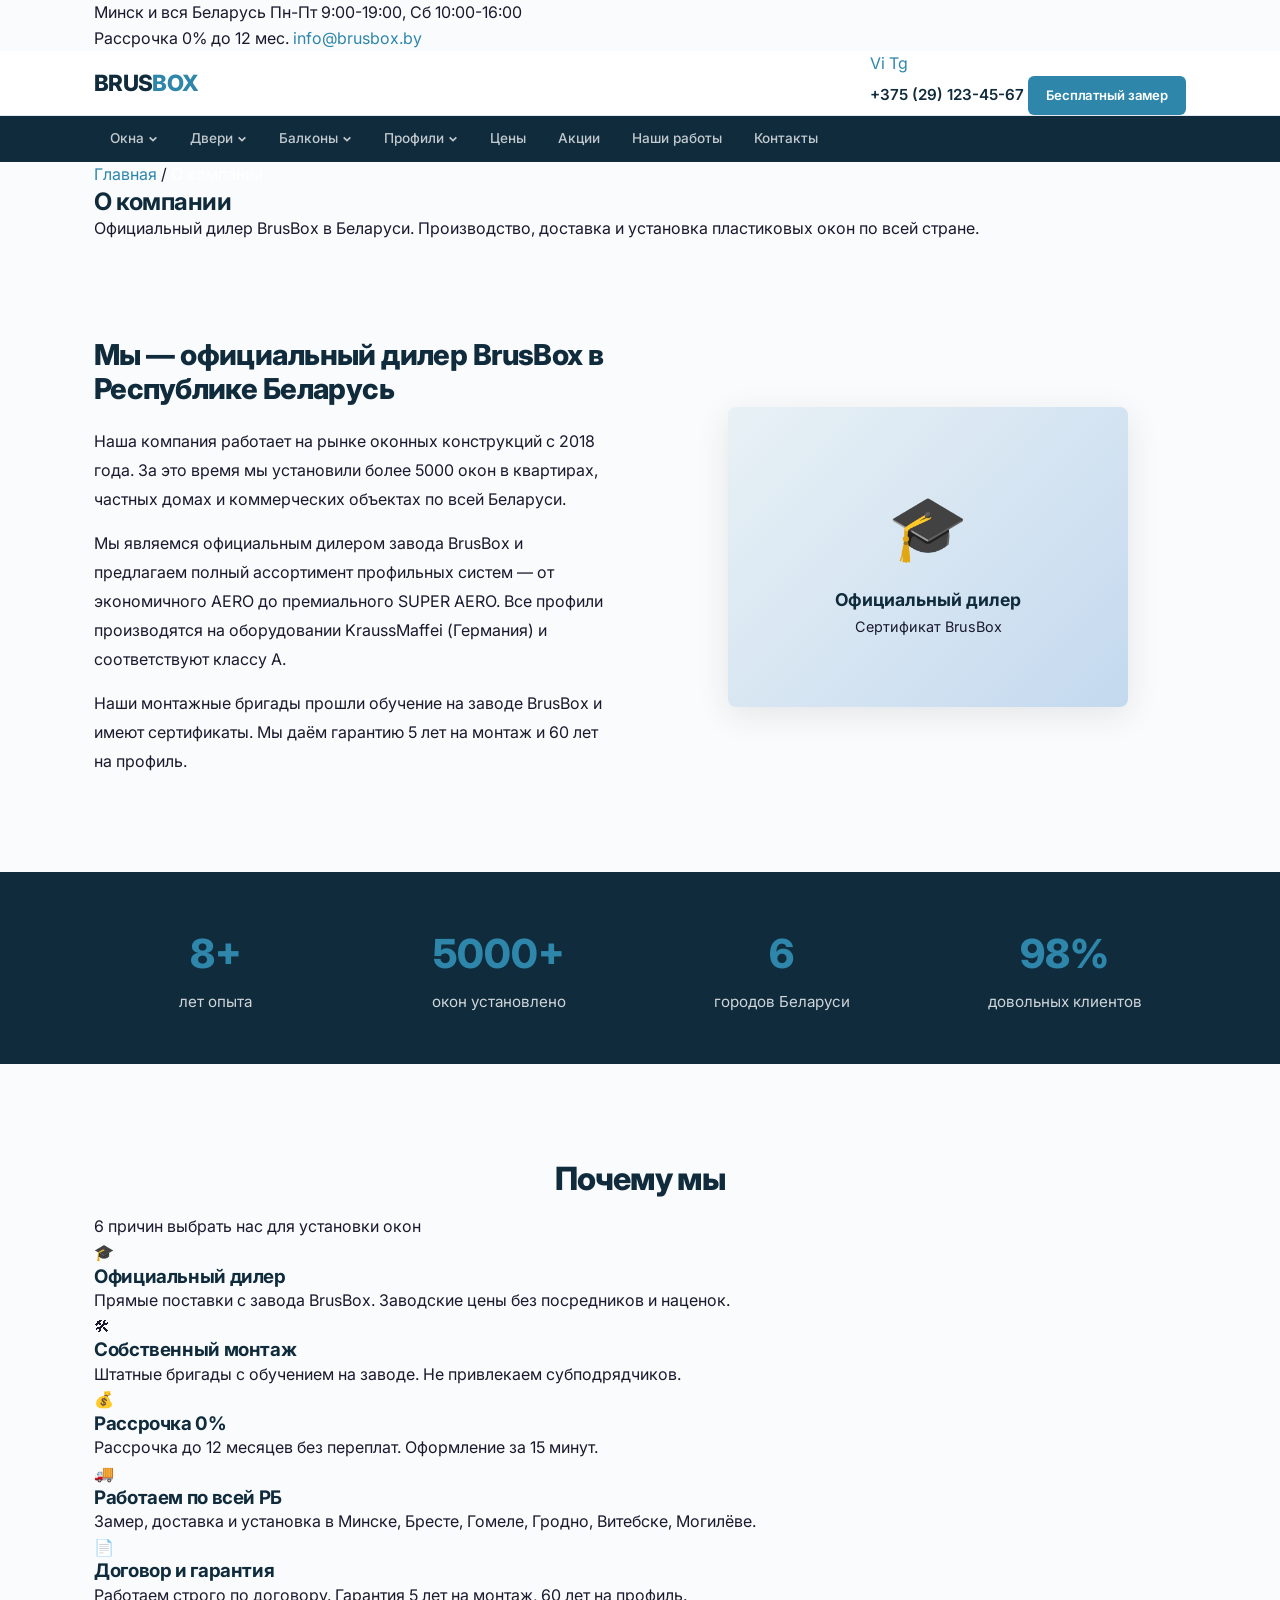
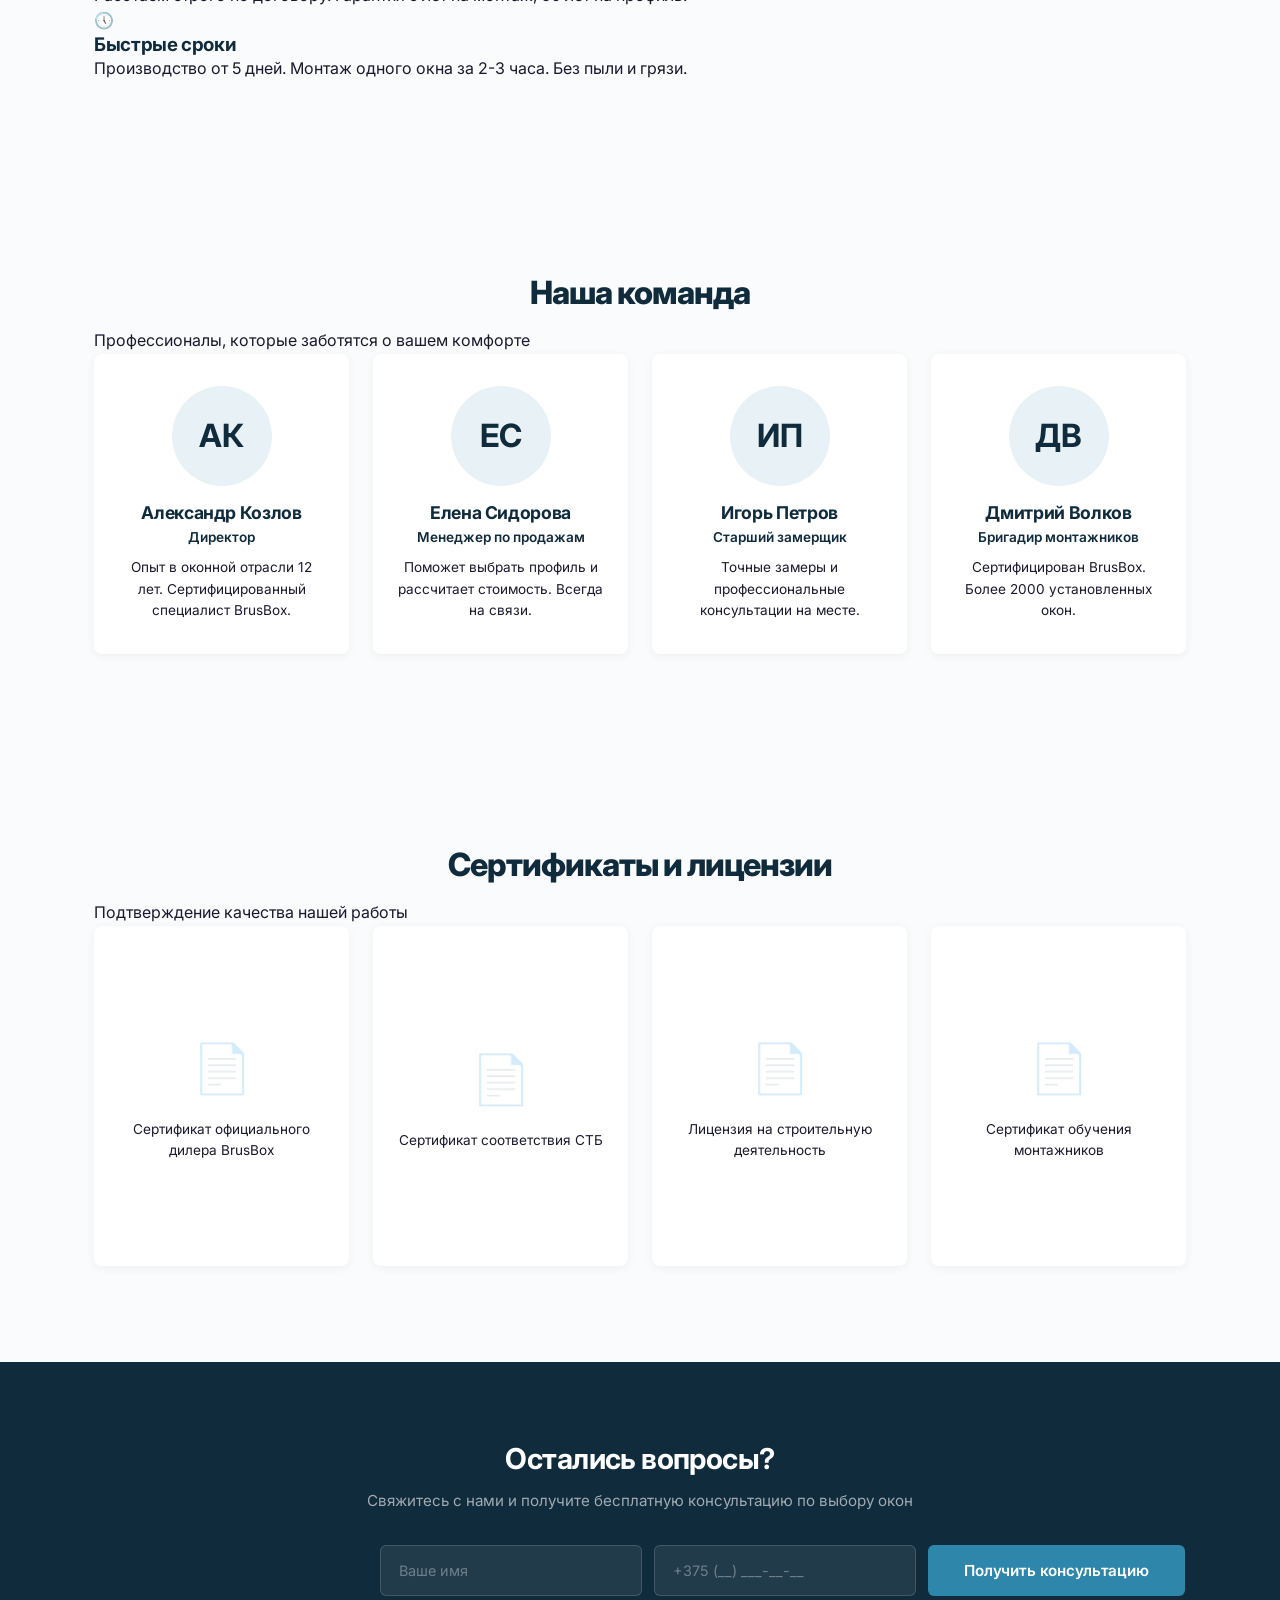
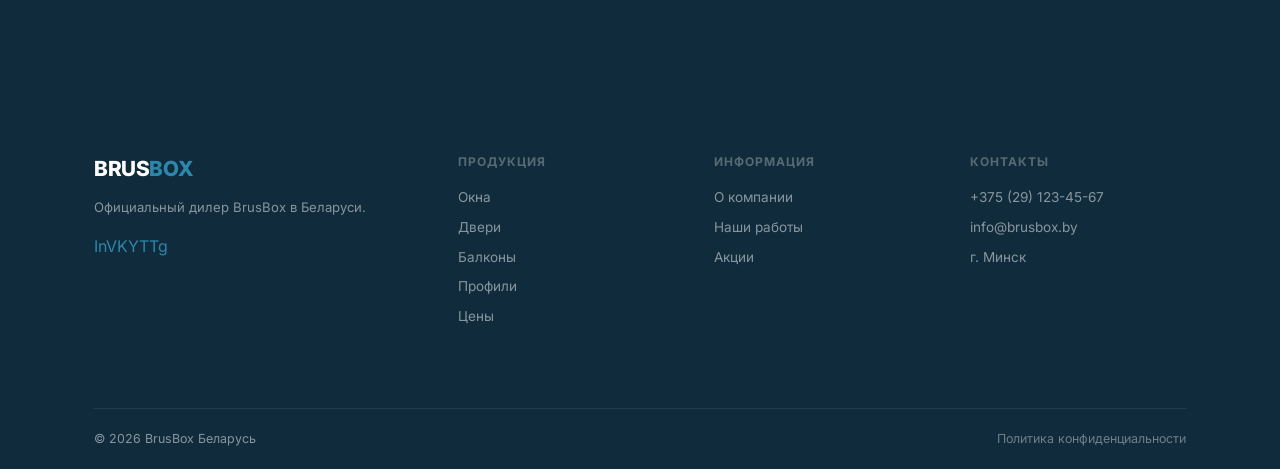
<file: pages/about.html>
<!DOCTYPE html>
<html lang="ru">
<head>
  <meta charset="UTF-8">
  <meta name="viewport" content="width=device-width, initial-scale=1.0">
  <meta name="description" content="О компании BrusBox Беларусь. Официальный дилер BrusBox. 8 лет опыта, 5000+ установленных окон, работа по всей Беларуси.">
  <title>О компании | BrusBox Беларусь - официальный дилер</title>
  <link href="https://fonts.googleapis.com/css2?family=Inter:wght@400;500;600;700;800&display=swap" rel="stylesheet">
  <link rel="stylesheet" href="../css/style.css">
</head>
<body>

  <div class="top-bar">
    <div class="container">
      <div class="top-bar__left">
        <span>Минск и вся Беларусь</span>
        <span>Пн-Пт 9:00-19:00, Сб 10:00-16:00</span>
      </div>
      <div class="top-bar__right">
        <span class="top-bar__highlight">Рассрочка 0% до 12 мес.</span>
        <a href="mailto:info@brusbox.by">info@brusbox.by</a>
      </div>
    </div>
  </div>

  <header class="header">
    <div class="container">
      <a href="../index.html" class="header__logo">BRUS<span>BOX</span></a>
      <div class="header__contacts">
        <div class="header__messengers">
          <a href="#" title="Viber">Vi</a>
          <a href="#" title="Telegram">Tg</a>
        </div>
        <a href="tel:+375291234567" class="header__phone">+375 (29) 123-45-67</a>
        <a href="#" class="btn btn--primary btn--sm" onclick="openModal('modal-zamer'); return false;">Бесплатный замер</a>
      </div>
    </div>
  </header>

  <nav class="nav">
    <div class="container">
      <ul class="nav__menu">
        <li class="nav__item">
          <a href="okna.html" class="nav__link">Окна <svg viewBox="0 0 12 12"><path d="M2 4l4 4 4-4" fill="none" stroke="currentColor" stroke-width="2"/></svg></a>
          <div class="nav__mega">
            <div>
              <div class="nav__mega-title">По назначению</div>
              <a href="okna-kvartira.html">Окна в квартиру <span class="nav__mega-badge nav__mega-badge--hot">хит</span></a>
              <a href="okna-dom.html">Окна в частный дом</a>
              <a href="okna-dacha.html">Окна на дачу</a>
              <a href="okna-office.html">Окна в офис</a>
            </div>
            <div>
              <div class="nav__mega-title">По виду</div>
              <a href="okna-odnos.html">Одностворчатые</a>
              <a href="okna-dvuhs.html">Двухстворчатые</a>
              <a href="okna-trehs.html">Трёхстворчатые</a>
              <a href="okna-panoram.html">Панорамные</a>
              <a href="okna-arka.html">Арочные</a>
            </div>
            <div>
              <div class="nav__mega-title">По задаче</div>
              <a href="okna-energo.html">Энергосберегающие <span class="nav__mega-badge nav__mega-badge--new">экономия</span></a>
              <a href="okna-shumo.html">Шумозащитные</a>
              <a href="okna-cvetnye.html">Цветные / ламинация</a>
              <a href="okna-teplye.html">Тёплые (для дома)</a>
            </div>
            <div>
              <div class="nav__mega-title">По бюджету</div>
              <a href="okna.html#econom">Эконом <span class="nav__mega-price">от 150 BYN</span></a>
              <a href="okna.html#standard">Стандарт <span class="nav__mega-price">от 210 BYN</span></a>
              <a href="okna.html#premium">Премиум <span class="nav__mega-price">от 280 BYN</span></a>
              <a href="akcii.html">Акции и скидки <span class="nav__mega-badge nav__mega-badge--hot">-25%</span></a>
            </div>
            <div class="nav__mega-cta">
              <a href="#" class="btn btn--primary btn--sm" onclick="openModal('modal-zamer'); return false;">Рассчитать стоимость</a>
              <a href="#" class="btn btn--outline btn--sm" onclick="openModal('modal-zamer'); return false;">Бесплатный замер</a>
            </div>
          </div>
        </li>
        <li class="nav__item">
          <a href="dveri.html" class="nav__link">Двери <svg viewBox="0 0 12 12"><path d="M2 4l4 4 4-4" fill="none" stroke="currentColor" stroke-width="2"/></svg></a>
          <div class="nav__dropdown">
            <a href="dveri.html#vhodnye">Входные двери</a>
            <a href="dveri.html#balkonnye">Балконные двери</a>
            <a href="dveri.html#mezhkomnatnye">Межкомнатные двери</a>
          </div>
        </li>
        <li class="nav__item">
          <a href="balkony.html" class="nav__link">Балконы <svg viewBox="0 0 12 12"><path d="M2 4l4 4 4-4" fill="none" stroke="currentColor" stroke-width="2"/></svg></a>
          <div class="nav__dropdown">
            <a href="balkony.html#teploe">Тёплое остекление</a>
            <a href="balkony.html#holodnoe">Холодное остекление</a>
            <a href="balkony.html#razdvizhnoe">Раздвижное GLIDE</a>
          </div>
        </li>
        <li class="nav__item">
          <a href="profili.html" class="nav__link">Профили <svg viewBox="0 0 12 12"><path d="M2 4l4 4 4-4" fill="none" stroke="currentColor" stroke-width="2"/></svg></a>
          <div class="nav__dropdown">
            <a href="profili.html#aero">AERO</a>
            <a href="profili.html#60-4">60-4</a>
            <a href="profili.html#70-6">70-6</a>
            <a href="profili.html#superaero">SUPER AERO</a>
          </div>
        </li>
        <li class="nav__item"><a href="ceny.html" class="nav__link">Цены</a></li>
        <li class="nav__item"><a href="akcii.html" class="nav__link">Акции</a></li>
        <li class="nav__item"><a href="portfolio.html" class="nav__link">Наши работы</a></li>
        <li class="nav__item"><a href="kontakty.html" class="nav__link">Контакты</a></li>
      </ul>
      <button class="nav__burger" aria-label="Меню"><span></span><span></span><span></span></button>
    </div>
  </nav>

  <section class="page-hero">
    <div class="container">
      <div class="page-hero__breadcrumbs">
        <a href="../index.html">Главная</a> <span>/</span> <span style="color:#fff">О компании</span>
      </div>
      <h1 class="page-hero__title">О компании</h1>
      <p class="page-hero__text">Официальный дилер BrusBox в Беларуси. Производство, доставка и установка пластиковых окон по всей стране.</p>
    </div>
  </section>

  <!-- DESCRIPTION -->
  <section class="section">
    <div class="container">
      <div style="display:grid; grid-template-columns:1fr 1fr; gap:60px; align-items:center;">
        <div>
          <h2 style="font-size:1.8rem; font-weight:800; margin-bottom:20px;">Мы &mdash; официальный дилер BrusBox в Республике Беларусь</h2>
          <p style="color:var(--text-light); line-height:1.8; margin-bottom:16px;">Наша компания работает на рынке оконных конструкций с 2018 года. За это время мы установили более 5000 окон в квартирах, частных домах и коммерческих объектах по всей Беларуси.</p>
          <p style="color:var(--text-light); line-height:1.8; margin-bottom:16px;">Мы являемся официальным дилером завода BrusBox и предлагаем полный ассортимент профильных систем &mdash; от экономичного AERO до премиального SUPER AERO. Все профили производятся на оборудовании KraussMaffei (Германия) и соответствуют классу А.</p>
          <p style="color:var(--text-light); line-height:1.8;">Наши монтажные бригады прошли обучение на заводе BrusBox и имеют сертификаты. Мы даём гарантию 5 лет на монтаж и 60 лет на профиль.</p>
        </div>
        <div style="display:flex; align-items:center; justify-content:center;">
          <div style="width:100%; max-width:400px; aspect-ratio:4/3; background:linear-gradient(135deg, var(--primary-light), #c4d9ef); border-radius:var(--radius); display:flex; align-items:center; justify-content:center; box-shadow:var(--shadow-lg);">
            <div style="text-align:center;">
              <div style="font-size:4rem; margin-bottom:8px;">&#127891;</div>
              <p style="font-weight:700; color:var(--primary); font-size:1.1rem;">Официальный дилер</p>
              <p style="color:var(--text-light); font-size:0.9rem;">Сертификат BrusBox</p>
            </div>
          </div>
        </div>
      </div>
    </div>
  </section>

  <!-- STATS BAR -->
  <section style="background:var(--primary); padding:50px 0;">
    <div class="container">
      <div style="display:grid; grid-template-columns:repeat(4,1fr); gap:40px; text-align:center; color:#fff;">
        <div>
          <div style="font-size:2.5rem; font-weight:800; color:var(--accent);">8+</div>
          <div style="font-size:0.95rem; opacity:0.8; margin-top:4px;">лет опыта</div>
        </div>
        <div>
          <div style="font-size:2.5rem; font-weight:800; color:var(--accent);">5000+</div>
          <div style="font-size:0.95rem; opacity:0.8; margin-top:4px;">окон установлено</div>
        </div>
        <div>
          <div style="font-size:2.5rem; font-weight:800; color:var(--accent);">6</div>
          <div style="font-size:0.95rem; opacity:0.8; margin-top:4px;">городов Беларуси</div>
        </div>
        <div>
          <div style="font-size:2.5rem; font-weight:800; color:var(--accent);">98%</div>
          <div style="font-size:0.95rem; opacity:0.8; margin-top:4px;">довольных клиентов</div>
        </div>
      </div>
    </div>
  </section>

  <!-- ПОЧЕМУ МЫ -->
  <section class="section section--gray">
    <div class="container">
      <h2 class="section-title">Почему мы</h2>
      <p class="section-subtitle">6 причин выбрать нас для установки окон</p>
      <div class="advantages-grid">
        <div class="advantage-card">
          <div class="advantage-card__icon">&#127891;</div>
          <div>
            <h3 class="advantage-card__title">Официальный дилер</h3>
            <p class="advantage-card__text">Прямые поставки с завода BrusBox. Заводские цены без посредников и наценок.</p>
          </div>
        </div>
        <div class="advantage-card">
          <div class="advantage-card__icon">&#128736;</div>
          <div>
            <h3 class="advantage-card__title">Собственный монтаж</h3>
            <p class="advantage-card__text">Штатные бригады с обучением на заводе. Не привлекаем субподрядчиков.</p>
          </div>
        </div>
        <div class="advantage-card">
          <div class="advantage-card__icon">&#128176;</div>
          <div>
            <h3 class="advantage-card__title">Рассрочка 0%</h3>
            <p class="advantage-card__text">Рассрочка до 12 месяцев без переплат. Оформление за 15 минут.</p>
          </div>
        </div>
        <div class="advantage-card">
          <div class="advantage-card__icon">&#128666;</div>
          <div>
            <h3 class="advantage-card__title">Работаем по всей РБ</h3>
            <p class="advantage-card__text">Замер, доставка и установка в Минске, Бресте, Гомеле, Гродно, Витебске, Могилёве.</p>
          </div>
        </div>
        <div class="advantage-card">
          <div class="advantage-card__icon">&#128196;</div>
          <div>
            <h3 class="advantage-card__title">Договор и гарантия</h3>
            <p class="advantage-card__text">Работаем строго по договору. Гарантия 5 лет на монтаж, 60 лет на профиль.</p>
          </div>
        </div>
        <div class="advantage-card">
          <div class="advantage-card__icon">&#128340;</div>
          <div>
            <h3 class="advantage-card__title">Быстрые сроки</h3>
            <p class="advantage-card__text">Производство от 5 дней. Монтаж одного окна за 2-3 часа. Без пыли и грязи.</p>
          </div>
        </div>
      </div>
    </div>
  </section>

  <!-- TEAM -->
  <section class="section">
    <div class="container">
      <h2 class="section-title">Наша команда</h2>
      <p class="section-subtitle">Профессионалы, которые заботятся о вашем комфорте</p>
      <div style="display:grid; grid-template-columns:repeat(4,1fr); gap:24px;">
        <div style="text-align:center; background:#fff; border-radius:var(--radius); padding:32px 24px; box-shadow:var(--shadow);">
          <div style="width:100px; height:100px; border-radius:50%; background:var(--primary-light); margin:0 auto 16px; display:flex; align-items:center; justify-content:center; font-size:2rem; color:var(--primary); font-weight:700;">АК</div>
          <h3 style="font-size:1.1rem; font-weight:700; margin-bottom:4px;">Александр Козлов</h3>
          <p style="color:var(--primary); font-size:0.85rem; font-weight:600; margin-bottom:8px;">Директор</p>
          <p style="color:var(--text-light); font-size:0.85rem;">Опыт в оконной отрасли 12 лет. Сертифицированный специалист BrusBox.</p>
        </div>
        <div style="text-align:center; background:#fff; border-radius:var(--radius); padding:32px 24px; box-shadow:var(--shadow);">
          <div style="width:100px; height:100px; border-radius:50%; background:var(--primary-light); margin:0 auto 16px; display:flex; align-items:center; justify-content:center; font-size:2rem; color:var(--primary); font-weight:700;">ЕС</div>
          <h3 style="font-size:1.1rem; font-weight:700; margin-bottom:4px;">Елена Сидорова</h3>
          <p style="color:var(--primary); font-size:0.85rem; font-weight:600; margin-bottom:8px;">Менеджер по продажам</p>
          <p style="color:var(--text-light); font-size:0.85rem;">Поможет выбрать профиль и рассчитает стоимость. Всегда на связи.</p>
        </div>
        <div style="text-align:center; background:#fff; border-radius:var(--radius); padding:32px 24px; box-shadow:var(--shadow);">
          <div style="width:100px; height:100px; border-radius:50%; background:var(--primary-light); margin:0 auto 16px; display:flex; align-items:center; justify-content:center; font-size:2rem; color:var(--primary); font-weight:700;">ИП</div>
          <h3 style="font-size:1.1rem; font-weight:700; margin-bottom:4px;">Игорь Петров</h3>
          <p style="color:var(--primary); font-size:0.85rem; font-weight:600; margin-bottom:8px;">Старший замерщик</p>
          <p style="color:var(--text-light); font-size:0.85rem;">Точные замеры и профессиональные консультации на месте.</p>
        </div>
        <div style="text-align:center; background:#fff; border-radius:var(--radius); padding:32px 24px; box-shadow:var(--shadow);">
          <div style="width:100px; height:100px; border-radius:50%; background:var(--primary-light); margin:0 auto 16px; display:flex; align-items:center; justify-content:center; font-size:2rem; color:var(--primary); font-weight:700;">ДВ</div>
          <h3 style="font-size:1.1rem; font-weight:700; margin-bottom:4px;">Дмитрий Волков</h3>
          <p style="color:var(--primary); font-size:0.85rem; font-weight:600; margin-bottom:8px;">Бригадир монтажников</p>
          <p style="color:var(--text-light); font-size:0.85rem;">Сертифицирован BrusBox. Более 2000 установленных окон.</p>
        </div>
      </div>
    </div>
  </section>

  <!-- CERTIFICATES -->
  <section class="section section--gray">
    <div class="container">
      <h2 class="section-title">Сертификаты и лицензии</h2>
      <p class="section-subtitle">Подтверждение качества нашей работы</p>
      <div style="display:grid; grid-template-columns:repeat(4,1fr); gap:24px;">
        <div style="aspect-ratio:3/4; background:#fff; border-radius:var(--radius); box-shadow:var(--shadow); display:flex; align-items:center; justify-content:center; flex-direction:column; padding:24px;">
          <div style="font-size:3rem; margin-bottom:12px; opacity:0.3;">&#128196;</div>
          <p style="font-size:0.85rem; color:var(--text-light); text-align:center;">Сертификат официального дилера BrusBox</p>
        </div>
        <div style="aspect-ratio:3/4; background:#fff; border-radius:var(--radius); box-shadow:var(--shadow); display:flex; align-items:center; justify-content:center; flex-direction:column; padding:24px;">
          <div style="font-size:3rem; margin-bottom:12px; opacity:0.3;">&#128196;</div>
          <p style="font-size:0.85rem; color:var(--text-light); text-align:center;">Сертификат соответствия СТБ</p>
        </div>
        <div style="aspect-ratio:3/4; background:#fff; border-radius:var(--radius); box-shadow:var(--shadow); display:flex; align-items:center; justify-content:center; flex-direction:column; padding:24px;">
          <div style="font-size:3rem; margin-bottom:12px; opacity:0.3;">&#128196;</div>
          <p style="font-size:0.85rem; color:var(--text-light); text-align:center;">Лицензия на строительную деятельность</p>
        </div>
        <div style="aspect-ratio:3/4; background:#fff; border-radius:var(--radius); box-shadow:var(--shadow); display:flex; align-items:center; justify-content:center; flex-direction:column; padding:24px;">
          <div style="font-size:3rem; margin-bottom:12px; opacity:0.3;">&#128196;</div>
          <p style="font-size:0.85rem; color:var(--text-light); text-align:center;">Сертификат обучения монтажников</p>
        </div>
      </div>
    </div>
  </section>

  <!-- CTA -->
  <section class="cta-section">
    <div class="container">
      <h2>Остались вопросы?</h2>
      <p>Свяжитесь с нами и получите бесплатную консультацию по выбору окон</p>
      <form class="cta-form" data-form="cta-about">
        <input type="text" name="name" placeholder="Ваше имя" required>
        <input type="tel" name="phone" placeholder="+375 (__) ___-__-__" required>
        <button type="submit" class="btn btn--primary btn--lg">Получить консультацию</button>
      </form>
    </div>
  </section>

  <footer class="footer"><div class="container"><div class="footer__grid"><div><div class="footer__brand">BRUS<span>BOX</span></div><p class="footer__desc">Официальный дилер BrusBox в Беларуси.</p><div class="footer__social"><a href="#">In</a><a href="#">VK</a><a href="#">YT</a><a href="#">Tg</a></div></div><div><div class="footer__title">Продукция</div><div class="footer__links"><a href="okna.html">Окна</a><a href="dveri.html">Двери</a><a href="balkony.html">Балконы</a><a href="profili.html">Профили</a><a href="ceny.html">Цены</a></div></div><div><div class="footer__title">Информация</div><div class="footer__links"><a href="about.html">О компании</a><a href="portfolio.html">Наши работы</a><a href="akcii.html">Акции</a></div></div><div><div class="footer__title">Контакты</div><div class="footer__links"><a href="tel:+375291234567">+375 (29) 123-45-67</a><a href="mailto:info@brusbox.by">info@brusbox.by</a><a href="kontakty.html">г. Минск</a></div></div><div></div></div><div class="footer__bottom"><span>&copy; 2026 BrusBox Беларусь</span><a href="#">Политика конфиденциальности</a></div></div></footer>

  <div class="mobile-bar"><div class="container"><a href="tel:+375291234567" class="mobile-bar__item"><span class="mobile-bar__icon">&#128222;</span>Позвонить</a><a href="#" class="mobile-bar__item"><span class="mobile-bar__icon">&#128172;</span>Viber</a><a href="#" class="mobile-bar__item"><span class="mobile-bar__icon">&#9993;</span>Telegram</a><a href="#" class="mobile-bar__item" onclick="openModal('modal-zamer'); return false;"><span class="mobile-bar__icon">&#128207;</span>Замер</a></div></div>

  <div class="modal-overlay" id="modal-zamer"><div class="modal"><button class="modal__close" onclick="closeModal('modal-zamer')">&times;</button><h3 class="modal__title">Бесплатный замер</h3><p class="modal__text">Оставьте контакты и замерщик приедет в удобное время</p><form class="modal__form" data-form="zamer"><input type="text" name="name" placeholder="Ваше имя" required><input type="tel" name="phone" placeholder="+375 (__) ___-__-__" required><input type="text" name="address" placeholder="Адрес (город, улица)"><button type="submit" class="btn btn--primary" style="width:100%">Вызвать замерщика</button><p class="modal__privacy">Нажимая кнопку, вы соглашаетесь с <a href="#">политикой конфиденциальности</a></p></form></div></div>

  <script src="../js/main.js"></script>
</body>
</html>
</file>
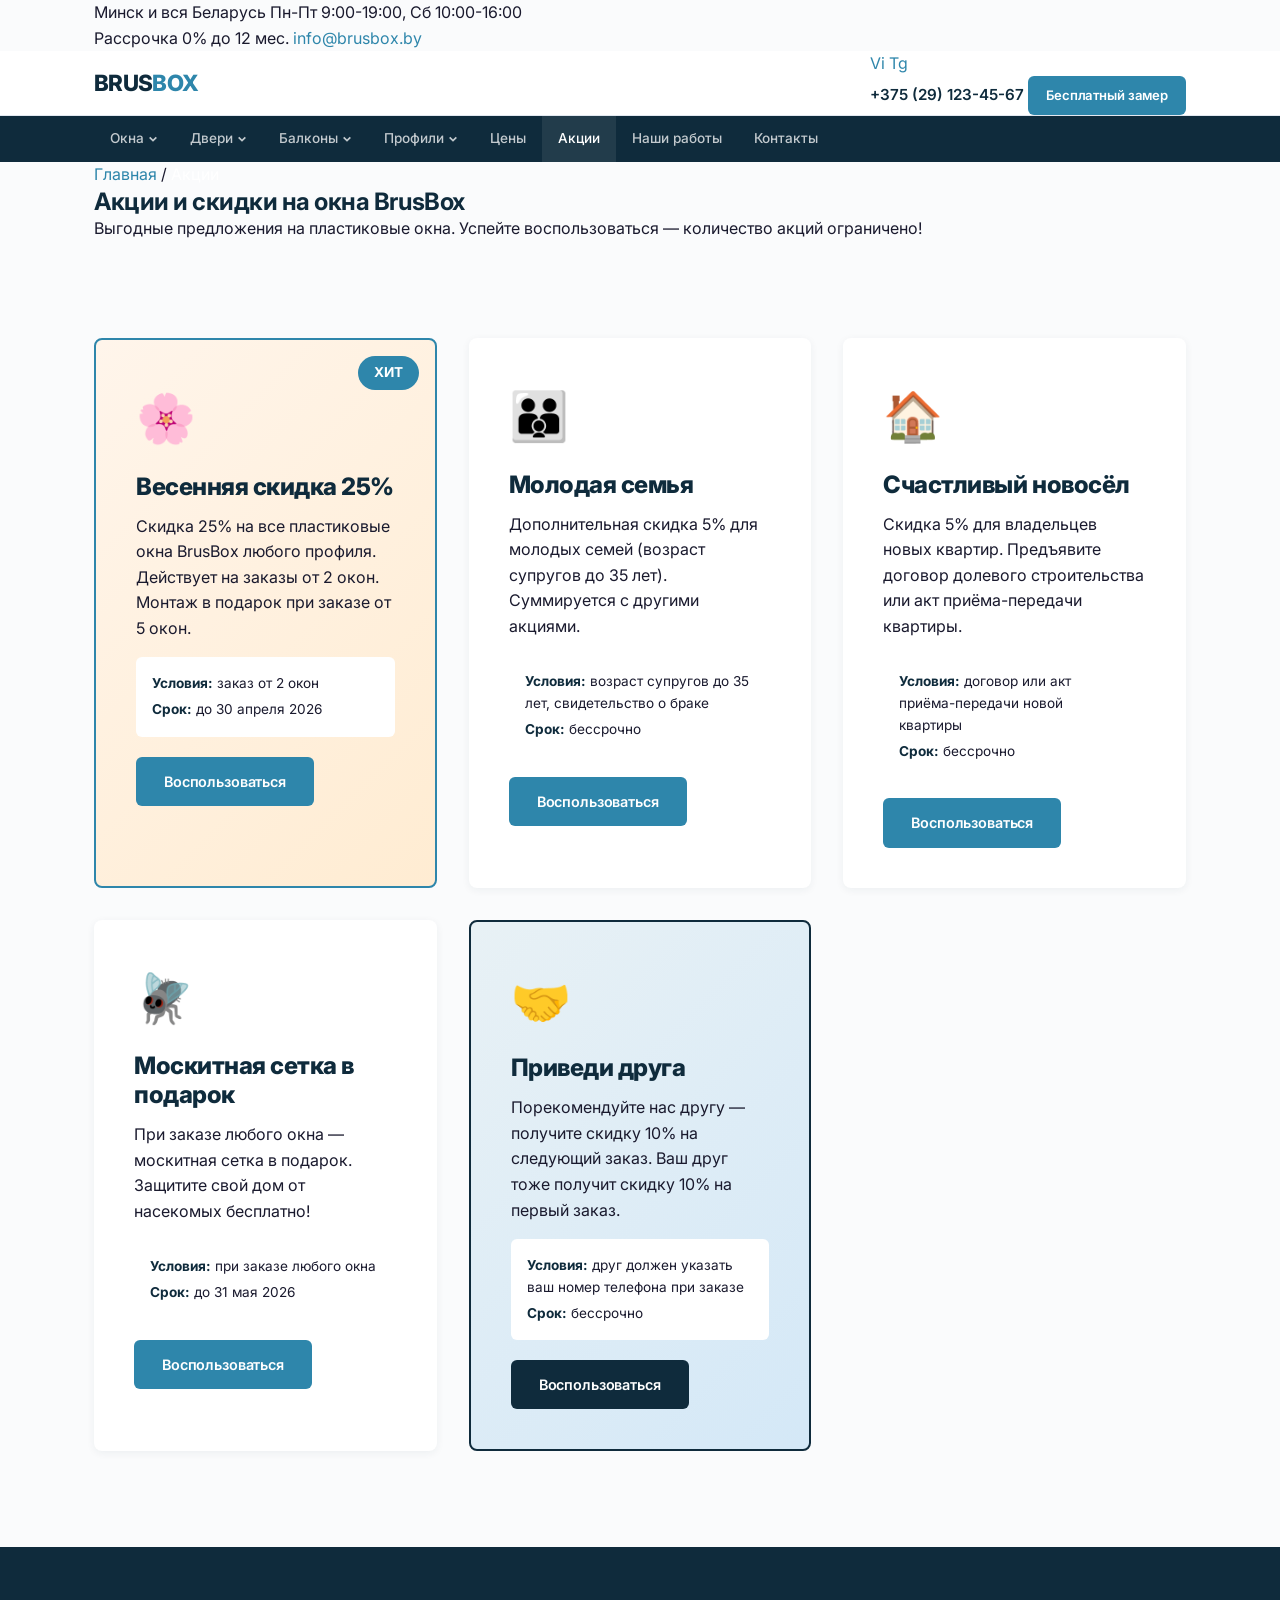
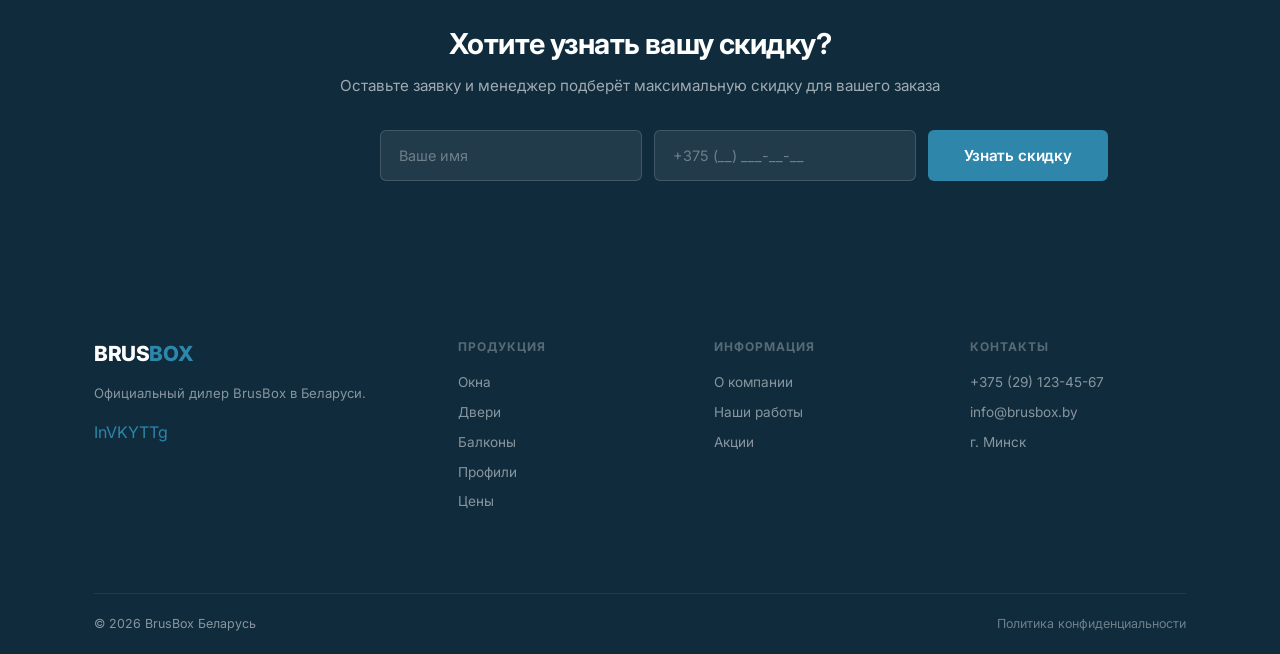
<file: pages/akcii.html>
<!DOCTYPE html>
<html lang="ru">
<head>
  <meta charset="UTF-8">
  <meta name="viewport" content="width=device-width, initial-scale=1.0">
  <meta name="description" content="Акции и скидки на окна BrusBox в Беларуси. Весенняя скидка 25%, рассрочка 0%, москитная сетка в подарок. Выгодные предложения.">
  <title>Акции на окна BrusBox | Скидки до 25% на пластиковые окна в Беларуси</title>
  <link href="https://fonts.googleapis.com/css2?family=Inter:wght@400;500;600;700;800&display=swap" rel="stylesheet">
  <link rel="stylesheet" href="../css/style.css">
</head>
<body>

  <div class="top-bar">
    <div class="container">
      <div class="top-bar__left">
        <span>Минск и вся Беларусь</span>
        <span>Пн-Пт 9:00-19:00, Сб 10:00-16:00</span>
      </div>
      <div class="top-bar__right">
        <span class="top-bar__highlight">Рассрочка 0% до 12 мес.</span>
        <a href="mailto:info@brusbox.by">info@brusbox.by</a>
      </div>
    </div>
  </div>

  <header class="header">
    <div class="container">
      <a href="../index.html" class="header__logo">BRUS<span>BOX</span></a>
      <div class="header__contacts">
        <div class="header__messengers">
          <a href="#" title="Viber">Vi</a>
          <a href="#" title="Telegram">Tg</a>
        </div>
        <a href="tel:+375291234567" class="header__phone">+375 (29) 123-45-67</a>
        <a href="#" class="btn btn--primary btn--sm" onclick="openModal('modal-zamer'); return false;">Бесплатный замер</a>
      </div>
    </div>
  </header>

  <nav class="nav">
    <div class="container">
      <ul class="nav__menu">
        <li class="nav__item">
          <a href="okna.html" class="nav__link">Окна <svg viewBox="0 0 12 12"><path d="M2 4l4 4 4-4" fill="none" stroke="currentColor" stroke-width="2"/></svg></a>
          <div class="nav__mega">
            <div>
              <div class="nav__mega-title">По назначению</div>
              <a href="okna-kvartira.html">Окна в квартиру <span class="nav__mega-badge nav__mega-badge--hot">хит</span></a>
              <a href="okna-dom.html">Окна в частный дом</a>
              <a href="okna-dacha.html">Окна на дачу</a>
              <a href="okna-office.html">Окна в офис</a>
            </div>
            <div>
              <div class="nav__mega-title">По виду</div>
              <a href="okna-odnos.html">Одностворчатые</a>
              <a href="okna-dvuhs.html">Двухстворчатые</a>
              <a href="okna-trehs.html">Трёхстворчатые</a>
              <a href="okna-panoram.html">Панорамные</a>
              <a href="okna-arka.html">Арочные</a>
            </div>
            <div>
              <div class="nav__mega-title">По задаче</div>
              <a href="okna-energo.html">Энергосберегающие <span class="nav__mega-badge nav__mega-badge--new">экономия</span></a>
              <a href="okna-shumo.html">Шумозащитные</a>
              <a href="okna-cvetnye.html">Цветные / ламинация</a>
              <a href="okna-teplye.html">Тёплые (для дома)</a>
            </div>
            <div>
              <div class="nav__mega-title">По бюджету</div>
              <a href="okna.html#econom">Эконом <span class="nav__mega-price">от 150 BYN</span></a>
              <a href="okna.html#standard">Стандарт <span class="nav__mega-price">от 210 BYN</span></a>
              <a href="okna.html#premium">Премиум <span class="nav__mega-price">от 280 BYN</span></a>
              <a href="akcii.html">Акции и скидки <span class="nav__mega-badge nav__mega-badge--hot">-25%</span></a>
            </div>
            <div class="nav__mega-cta">
              <a href="#" class="btn btn--primary btn--sm" onclick="openModal('modal-zamer'); return false;">Рассчитать стоимость</a>
              <a href="#" class="btn btn--outline btn--sm" onclick="openModal('modal-zamer'); return false;">Бесплатный замер</a>
            </div>
          </div>
        </li>
        <li class="nav__item">
          <a href="dveri.html" class="nav__link">Двери <svg viewBox="0 0 12 12"><path d="M2 4l4 4 4-4" fill="none" stroke="currentColor" stroke-width="2"/></svg></a>
          <div class="nav__dropdown">
            <a href="dveri.html#vhodnye">Входные двери</a>
            <a href="dveri.html#balkonnye">Балконные двери</a>
            <a href="dveri.html#mezhkomnatnye">Межкомнатные двери</a>
          </div>
        </li>
        <li class="nav__item">
          <a href="balkony.html" class="nav__link">Балконы <svg viewBox="0 0 12 12"><path d="M2 4l4 4 4-4" fill="none" stroke="currentColor" stroke-width="2"/></svg></a>
          <div class="nav__dropdown">
            <a href="balkony.html#teploe">Тёплое остекление</a>
            <a href="balkony.html#holodnoe">Холодное остекление</a>
            <a href="balkony.html#razdvizhnoe">Раздвижное GLIDE</a>
          </div>
        </li>
        <li class="nav__item">
          <a href="profili.html" class="nav__link">Профили <svg viewBox="0 0 12 12"><path d="M2 4l4 4 4-4" fill="none" stroke="currentColor" stroke-width="2"/></svg></a>
          <div class="nav__dropdown">
            <a href="profili.html#aero">AERO</a>
            <a href="profili.html#60-4">60-4</a>
            <a href="profili.html#70-6">70-6</a>
            <a href="profili.html#superaero">SUPER AERO</a>
          </div>
        </li>
        <li class="nav__item"><a href="ceny.html" class="nav__link">Цены</a></li>
        <li class="nav__item"><a href="akcii.html" class="nav__link nav__link--active">Акции</a></li>
        <li class="nav__item"><a href="portfolio.html" class="nav__link">Наши работы</a></li>
        <li class="nav__item"><a href="kontakty.html" class="nav__link">Контакты</a></li>
      </ul>
      <button class="nav__burger" aria-label="Меню"><span></span><span></span><span></span></button>
    </div>
  </nav>

  <section class="page-hero">
    <div class="container">
      <div class="page-hero__breadcrumbs">
        <a href="../index.html">Главная</a> <span>/</span> <span style="color:#fff">Акции</span>
      </div>
      <h1 class="page-hero__title">Акции и скидки на окна BrusBox</h1>
      <p class="page-hero__text">Выгодные предложения на пластиковые окна. Успейте воспользоваться &mdash; количество акций ограничено!</p>
    </div>
  </section>

  <!-- PROMOTIONS -->
  <section class="section">
    <div class="container">
      <div style="display:grid; grid-template-columns: repeat(auto-fit, minmax(340px, 1fr)); gap:32px;">

        <!-- Акция 1 -->
        <div style="background:linear-gradient(135deg, #fff5eb, #ffecd2); border-radius:var(--radius); padding:40px; border:2px solid var(--accent); position:relative; overflow:hidden;">
          <div style="position:absolute; top:16px; right:16px; background:var(--accent); color:#fff; padding:6px 16px; border-radius:20px; font-size:0.85rem; font-weight:700;">ХИТ</div>
          <div style="font-size:3rem; margin-bottom:16px;">&#127800;</div>
          <h3 style="font-size:1.5rem; font-weight:800; margin-bottom:12px; color:var(--dark);">Весенняя скидка 25%</h3>
          <p style="color:var(--text-light); margin-bottom:16px; line-height:1.6;">Скидка 25% на все пластиковые окна BrusBox любого профиля. Действует на заказы от 2 окон. Монтаж в подарок при заказе от 5 окон.</p>
          <div style="background:#fff; border-radius:var(--radius-sm); padding:16px; margin-bottom:20px;">
            <p style="font-size:0.85rem; color:var(--text-light); margin-bottom:4px;"><strong style="color:var(--dark);">Условия:</strong> заказ от 2 окон</p>
            <p style="font-size:0.85rem; color:var(--text-light);"><strong style="color:var(--dark);">Срок:</strong> до 30 апреля 2026</p>
          </div>
          <a href="#" class="btn btn--primary" onclick="openModal('modal-zamer'); return false;">Воспользоваться</a>
        </div>

        <!-- Акция 2 -->
        <div style="background:#fff; border-radius:var(--radius); padding:40px; box-shadow:var(--shadow); position:relative; overflow:hidden;">
          <div style="font-size:3rem; margin-bottom:16px;">&#128106;</div>
          <h3 style="font-size:1.5rem; font-weight:800; margin-bottom:12px; color:var(--dark);">Молодая семья</h3>
          <p style="color:var(--text-light); margin-bottom:16px; line-height:1.6;">Дополнительная скидка 5% для молодых семей (возраст супругов до 35 лет). Суммируется с другими акциями.</p>
          <div style="background:var(--bg-light); border-radius:var(--radius-sm); padding:16px; margin-bottom:20px;">
            <p style="font-size:0.85rem; color:var(--text-light); margin-bottom:4px;"><strong style="color:var(--dark);">Условия:</strong> возраст супругов до 35 лет, свидетельство о браке</p>
            <p style="font-size:0.85rem; color:var(--text-light);"><strong style="color:var(--dark);">Срок:</strong> бессрочно</p>
          </div>
          <a href="#" class="btn btn--primary" onclick="openModal('modal-zamer'); return false;">Воспользоваться</a>
        </div>

        <!-- Акция 3 -->
        <div style="background:#fff; border-radius:var(--radius); padding:40px; box-shadow:var(--shadow); position:relative; overflow:hidden;">
          <div style="font-size:3rem; margin-bottom:16px;">&#127968;</div>
          <h3 style="font-size:1.5rem; font-weight:800; margin-bottom:12px; color:var(--dark);">Счастливый новосёл</h3>
          <p style="color:var(--text-light); margin-bottom:16px; line-height:1.6;">Скидка 5% для владельцев новых квартир. Предъявите договор долевого строительства или акт приёма-передачи квартиры.</p>
          <div style="background:var(--bg-light); border-radius:var(--radius-sm); padding:16px; margin-bottom:20px;">
            <p style="font-size:0.85rem; color:var(--text-light); margin-bottom:4px;"><strong style="color:var(--dark);">Условия:</strong> договор или акт приёма-передачи новой квартиры</p>
            <p style="font-size:0.85rem; color:var(--text-light);"><strong style="color:var(--dark);">Срок:</strong> бессрочно</p>
          </div>
          <a href="#" class="btn btn--primary" onclick="openModal('modal-zamer'); return false;">Воспользоваться</a>
        </div>

        <!-- Акция 4 -->
        <div style="background:#fff; border-radius:var(--radius); padding:40px; box-shadow:var(--shadow); position:relative; overflow:hidden;">
          <div style="position:absolute; top:16px; right:16px; background:var(--green); color:#fff; padding:6px 16px; border-radius:20px; font-size:0.85rem; font-weight:700;">ПОДАРОК</div>
          <div style="font-size:3rem; margin-bottom:16px;">&#129712;</div>
          <h3 style="font-size:1.5rem; font-weight:800; margin-bottom:12px; color:var(--dark);">Москитная сетка в подарок</h3>
          <p style="color:var(--text-light); margin-bottom:16px; line-height:1.6;">При заказе любого окна &mdash; москитная сетка в подарок. Защитите свой дом от насекомых бесплатно!</p>
          <div style="background:var(--bg-light); border-radius:var(--radius-sm); padding:16px; margin-bottom:20px;">
            <p style="font-size:0.85rem; color:var(--text-light); margin-bottom:4px;"><strong style="color:var(--dark);">Условия:</strong> при заказе любого окна</p>
            <p style="font-size:0.85rem; color:var(--text-light);"><strong style="color:var(--dark);">Срок:</strong> до 31 мая 2026</p>
          </div>
          <a href="#" class="btn btn--primary" onclick="openModal('modal-zamer'); return false;">Воспользоваться</a>
        </div>

        <!-- Акция 5 -->
        <div style="background:linear-gradient(135deg, var(--primary-light), #d4e8f7); border-radius:var(--radius); padding:40px; border:2px solid var(--primary); position:relative; overflow:hidden;">
          <div style="font-size:3rem; margin-bottom:16px;">&#129309;</div>
          <h3 style="font-size:1.5rem; font-weight:800; margin-bottom:12px; color:var(--dark);">Приведи друга</h3>
          <p style="color:var(--text-light); margin-bottom:16px; line-height:1.6;">Порекомендуйте нас другу &mdash; получите скидку 10% на следующий заказ. Ваш друг тоже получит скидку 10% на первый заказ.</p>
          <div style="background:#fff; border-radius:var(--radius-sm); padding:16px; margin-bottom:20px;">
            <p style="font-size:0.85rem; color:var(--text-light); margin-bottom:4px;"><strong style="color:var(--dark);">Условия:</strong> друг должен указать ваш номер телефона при заказе</p>
            <p style="font-size:0.85rem; color:var(--text-light);"><strong style="color:var(--dark);">Срок:</strong> бессрочно</p>
          </div>
          <a href="#" class="btn btn--secondary" onclick="openModal('modal-zamer'); return false;">Воспользоваться</a>
        </div>

      </div>
    </div>
  </section>

  <!-- CTA -->
  <section class="cta-section">
    <div class="container">
      <h2>Хотите узнать вашу скидку?</h2>
      <p>Оставьте заявку и менеджер подберёт максимальную скидку для вашего заказа</p>
      <form class="cta-form" data-form="cta-akcii">
        <input type="text" name="name" placeholder="Ваше имя" required>
        <input type="tel" name="phone" placeholder="+375 (__) ___-__-__" required>
        <button type="submit" class="btn btn--primary btn--lg">Узнать скидку</button>
      </form>
    </div>
  </section>

  <footer class="footer"><div class="container"><div class="footer__grid"><div><div class="footer__brand">BRUS<span>BOX</span></div><p class="footer__desc">Официальный дилер BrusBox в Беларуси.</p><div class="footer__social"><a href="#">In</a><a href="#">VK</a><a href="#">YT</a><a href="#">Tg</a></div></div><div><div class="footer__title">Продукция</div><div class="footer__links"><a href="okna.html">Окна</a><a href="dveri.html">Двери</a><a href="balkony.html">Балконы</a><a href="profili.html">Профили</a><a href="ceny.html">Цены</a></div></div><div><div class="footer__title">Информация</div><div class="footer__links"><a href="about.html">О компании</a><a href="portfolio.html">Наши работы</a><a href="akcii.html">Акции</a></div></div><div><div class="footer__title">Контакты</div><div class="footer__links"><a href="tel:+375291234567">+375 (29) 123-45-67</a><a href="mailto:info@brusbox.by">info@brusbox.by</a><a href="kontakty.html">г. Минск</a></div></div><div></div></div><div class="footer__bottom"><span>&copy; 2026 BrusBox Беларусь</span><a href="#">Политика конфиденциальности</a></div></div></footer>

  <div class="mobile-bar"><div class="container"><a href="tel:+375291234567" class="mobile-bar__item"><span class="mobile-bar__icon">&#128222;</span>Позвонить</a><a href="#" class="mobile-bar__item"><span class="mobile-bar__icon">&#128172;</span>Viber</a><a href="#" class="mobile-bar__item"><span class="mobile-bar__icon">&#9993;</span>Telegram</a><a href="#" class="mobile-bar__item" onclick="openModal('modal-zamer'); return false;"><span class="mobile-bar__icon">&#128207;</span>Замер</a></div></div>

  <div class="modal-overlay" id="modal-zamer"><div class="modal"><button class="modal__close" onclick="closeModal('modal-zamer')">&times;</button><h3 class="modal__title">Бесплатный замер</h3><p class="modal__text">Оставьте контакты и замерщик приедет в удобное время</p><form class="modal__form" data-form="zamer"><input type="text" name="name" placeholder="Ваше имя" required><input type="tel" name="phone" placeholder="+375 (__) ___-__-__" required><input type="text" name="address" placeholder="Адрес (город, улица)"><button type="submit" class="btn btn--primary" style="width:100%">Вызвать замерщика</button><p class="modal__privacy">Нажимая кнопку, вы соглашаетесь с <a href="#">политикой конфиденциальности</a></p></form></div></div>

  <script src="../js/main.js"></script>
</body>
</html>
</file>
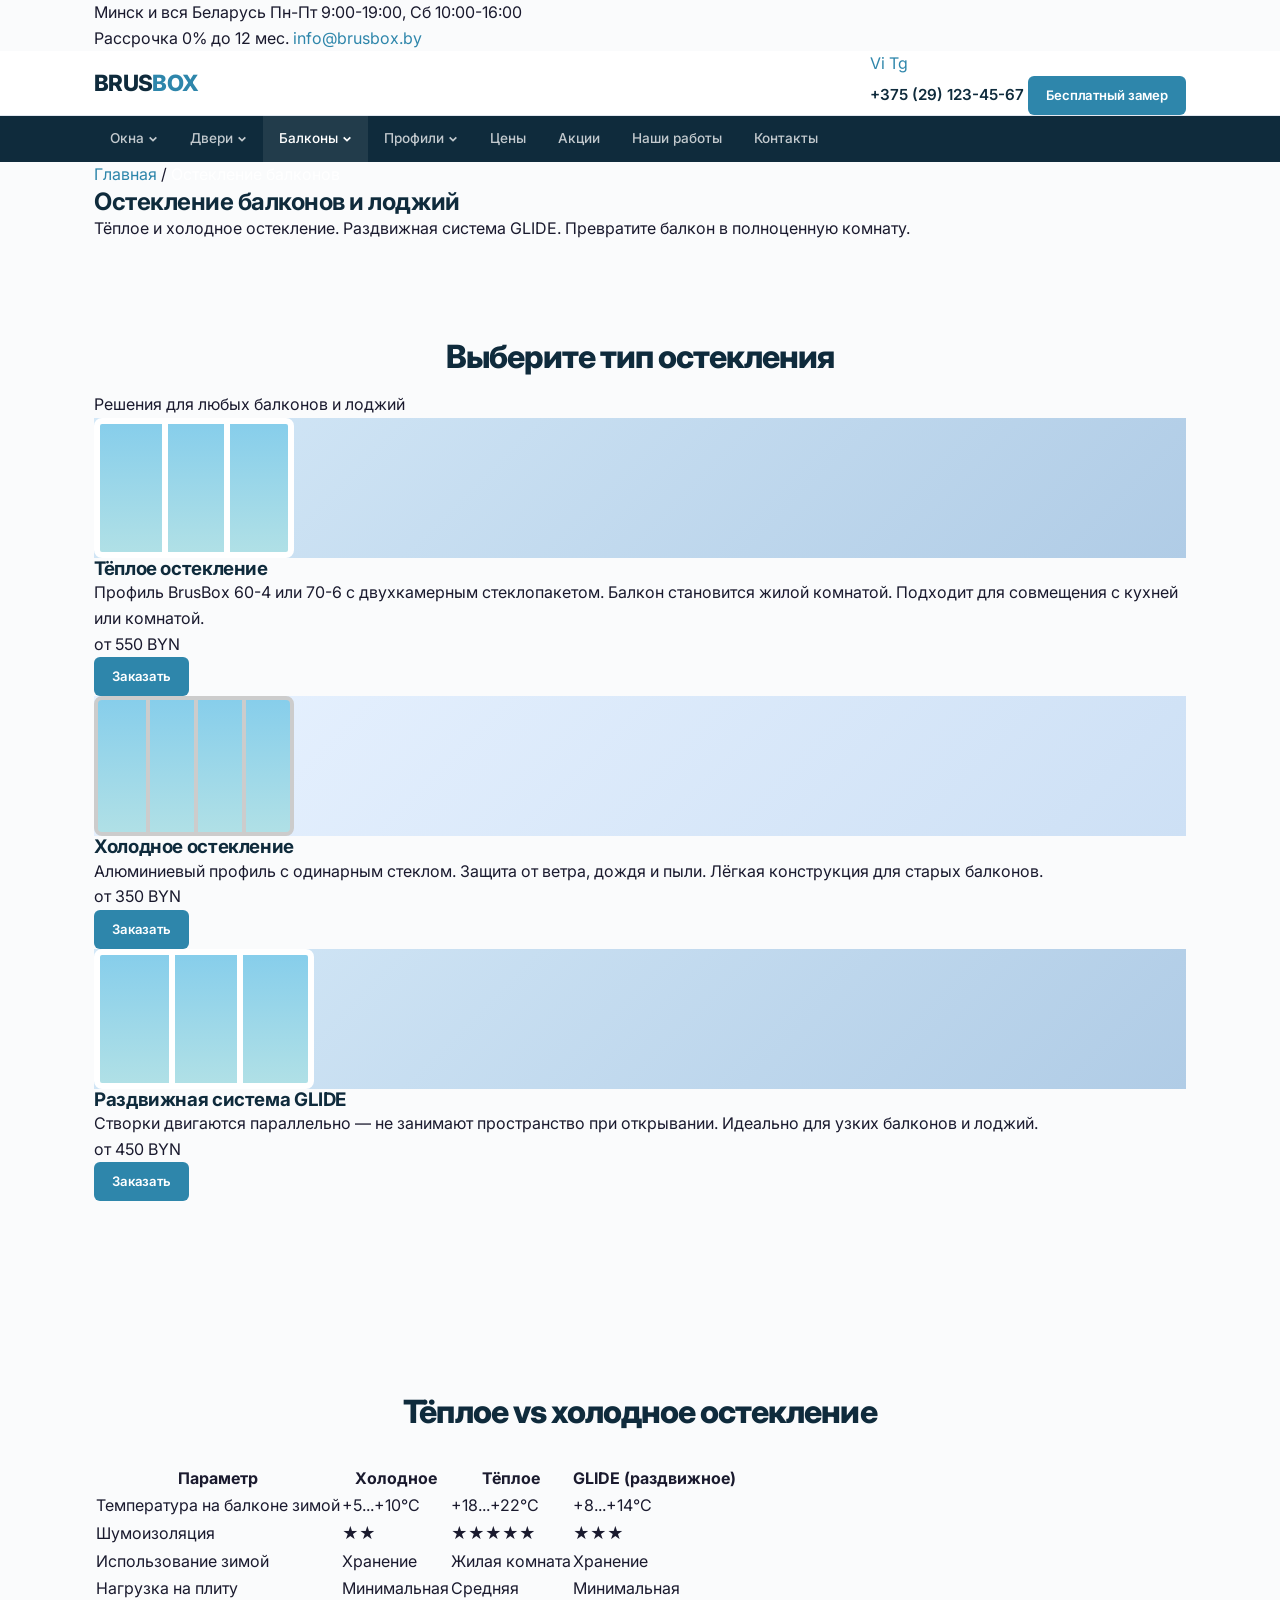
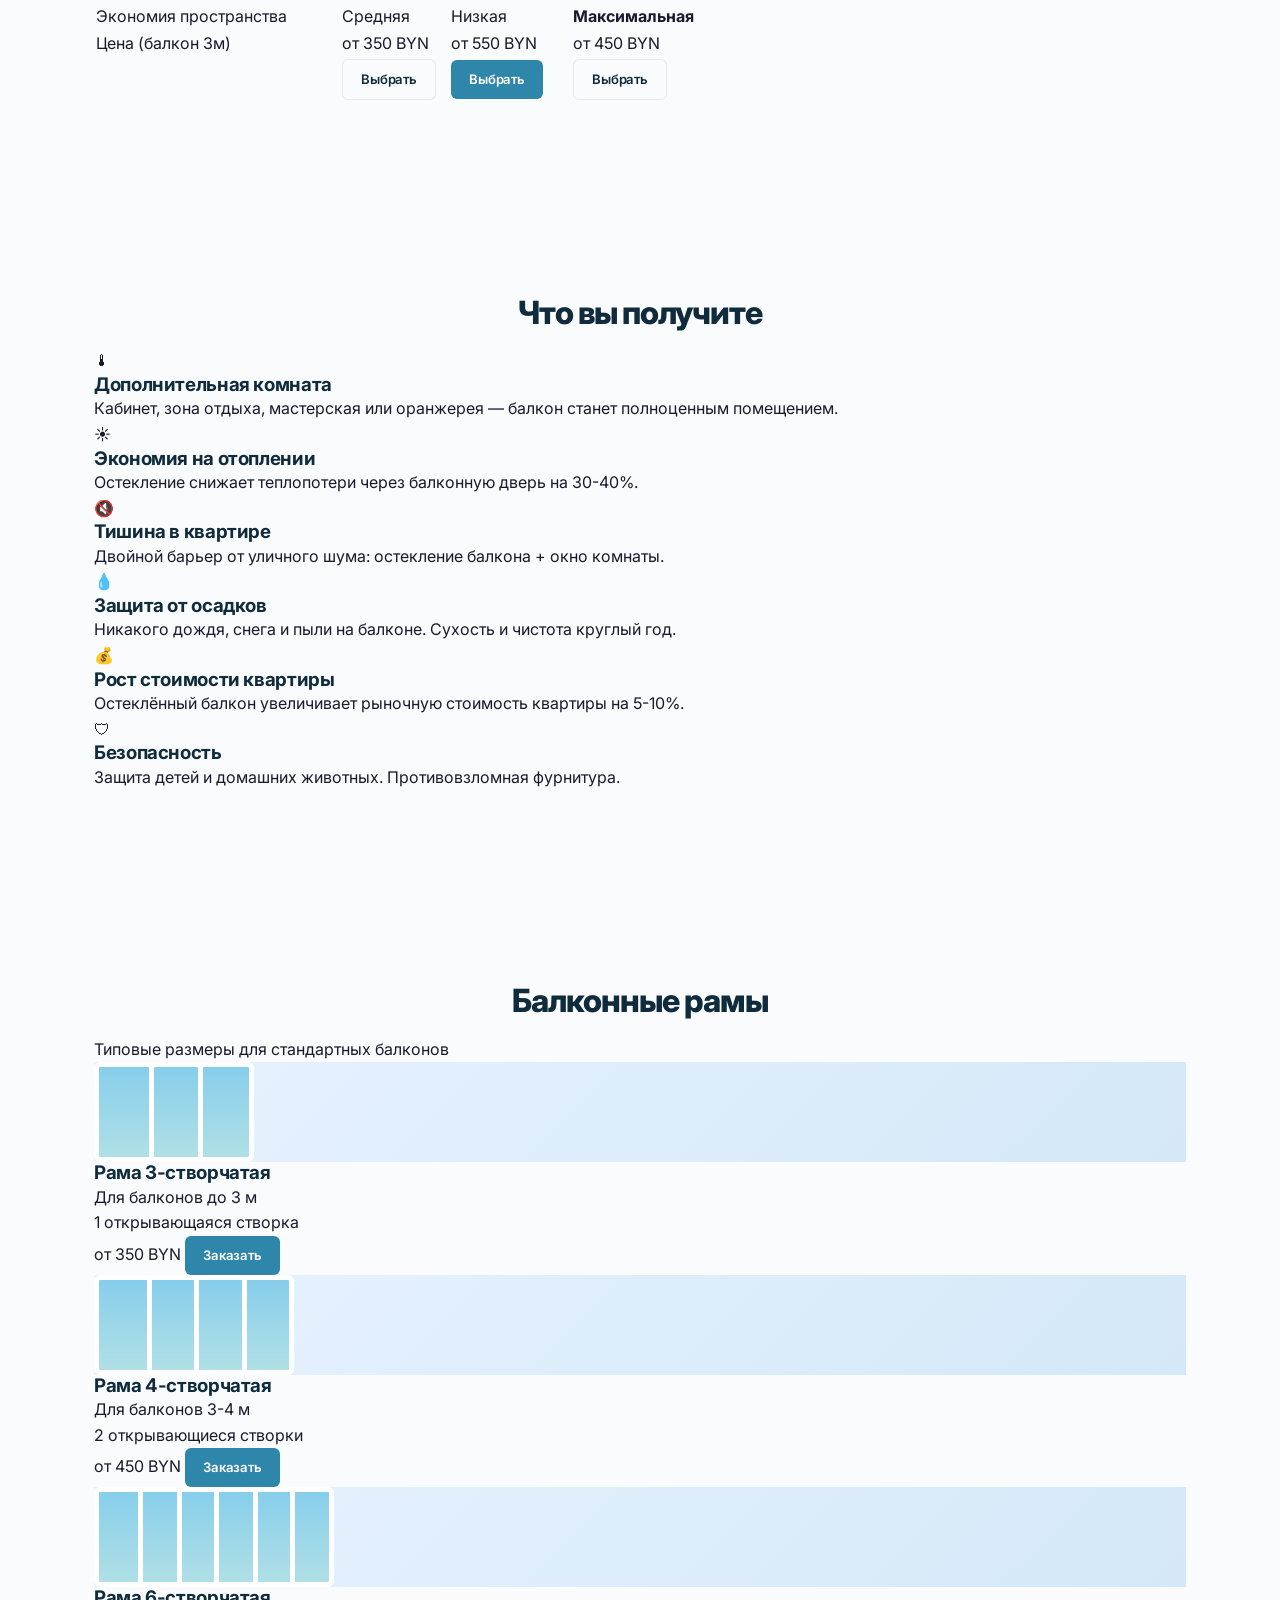
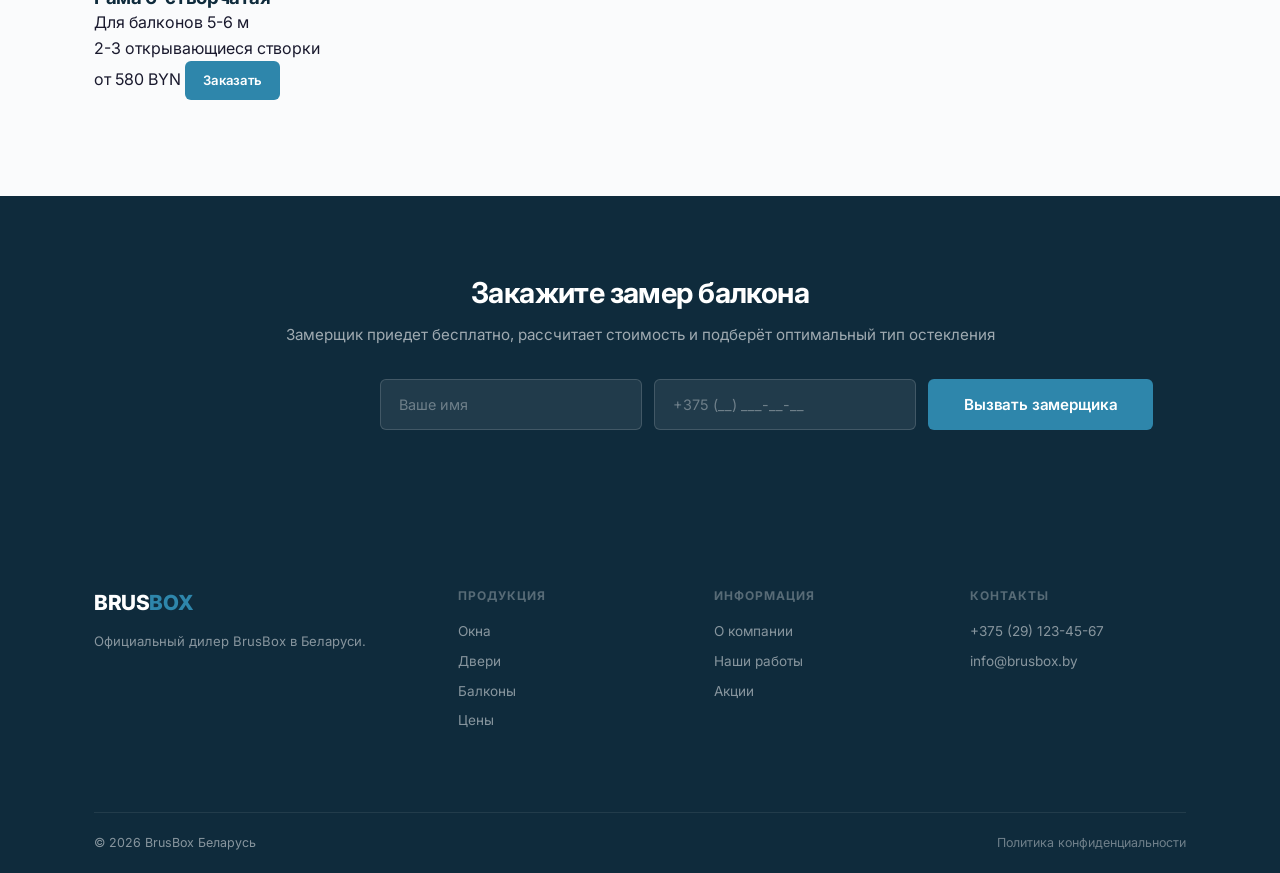
<file: pages/balkony.html>
<!DOCTYPE html>
<html lang="ru">
<head>
  <meta charset="UTF-8">
  <meta name="viewport" content="width=device-width, initial-scale=1.0">
  <meta name="description" content="Остекление балконов и лоджий BrusBox в Беларуси. Тёплое и холодное остекление. Раздвижная система GLIDE. Рассрочка 0%.">
  <title>Остекление балконов и лоджий BrusBox | Цены в Беларуси</title>
  <link href="https://fonts.googleapis.com/css2?family=Inter:wght@400;500;600;700;800&display=swap" rel="stylesheet">
  <link rel="stylesheet" href="../css/style.css">
</head>
<body>

  <div class="top-bar">
    <div class="container">
      <div class="top-bar__left">
        <span>Минск и вся Беларусь</span>
        <span>Пн-Пт 9:00-19:00, Сб 10:00-16:00</span>
      </div>
      <div class="top-bar__right">
        <span class="top-bar__highlight">Рассрочка 0% до 12 мес.</span>
        <a href="mailto:info@brusbox.by">info@brusbox.by</a>
      </div>
    </div>
  </div>

  <header class="header">
    <div class="container">
      <a href="../index.html" class="header__logo">BRUS<span>BOX</span></a>
      <div class="header__contacts">
        <div class="header__messengers">
          <a href="#" title="Viber">Vi</a>
          <a href="#" title="Telegram">Tg</a>
        </div>
        <a href="tel:+375291234567" class="header__phone">+375 (29) 123-45-67</a>
        <a href="#" class="btn btn--primary btn--sm" onclick="openModal('modal-zamer'); return false;">Бесплатный замер</a>
      </div>
    </div>
  </header>

  <nav class="nav">
    <div class="container">
      <ul class="nav__menu">
        <li class="nav__item">
          <a href="okna.html" class="nav__link">Окна <svg viewBox="0 0 12 12"><path d="M2 4l4 4 4-4" fill="none" stroke="currentColor" stroke-width="2"/></svg></a>
          <div class="nav__mega">
            <div>
              <div class="nav__mega-title">По назначению</div>
              <a href="okna-kvartira.html">Окна в квартиру <span class="nav__mega-badge nav__mega-badge--hot">хит</span></a>
              <a href="okna-dom.html">Окна в частный дом</a>
              <a href="okna-dacha.html">Окна на дачу</a>
              <a href="okna-office.html">Окна в офис</a>
            </div>
            <div>
              <div class="nav__mega-title">По виду</div>
              <a href="okna-odnos.html">Одностворчатые</a>
              <a href="okna-dvuhs.html">Двухстворчатые</a>
              <a href="okna-trehs.html">Трёхстворчатые</a>
              <a href="okna-panoram.html">Панорамные</a>
              <a href="okna-arka.html">Арочные</a>
            </div>
            <div>
              <div class="nav__mega-title">По задаче</div>
              <a href="okna-energo.html">Энергосберегающие <span class="nav__mega-badge nav__mega-badge--new">экономия</span></a>
              <a href="okna-shumo.html">Шумозащитные</a>
              <a href="okna-cvetnye.html">Цветные / ламинация</a>
              <a href="okna-teplye.html">Тёплые (для дома)</a>
            </div>
            <div>
              <div class="nav__mega-title">По бюджету</div>
              <a href="okna.html#econom">Эконом <span class="nav__mega-price">от 150 BYN</span></a>
              <a href="okna.html#standard">Стандарт <span class="nav__mega-price">от 210 BYN</span></a>
              <a href="okna.html#premium">Премиум <span class="nav__mega-price">от 280 BYN</span></a>
              <a href="akcii.html">Акции и скидки <span class="nav__mega-badge nav__mega-badge--hot">-25%</span></a>
            </div>
            <div class="nav__mega-cta">
              <a href="#" class="btn btn--primary btn--sm" onclick="openModal('modal-zamer'); return false;">Рассчитать стоимость</a>
              <a href="#" class="btn btn--outline btn--sm" onclick="openModal('modal-zamer'); return false;">Бесплатный замер</a>
            </div>
          </div>
        </li>
        <li class="nav__item">
          <a href="dveri.html" class="nav__link">Двери <svg viewBox="0 0 12 12"><path d="M2 4l4 4 4-4" fill="none" stroke="currentColor" stroke-width="2"/></svg></a>
          <div class="nav__dropdown">
            <a href="dveri.html#vhodnye">Входные двери</a>
            <a href="dveri.html#balkonnye">Балконные двери</a>
            <a href="dveri.html#mezhkomnatnye">Межкомнатные двери</a>
          </div>
        </li>
        <li class="nav__item">
          <a href="balkony.html" class="nav__link nav__link--active">Балконы <svg viewBox="0 0 12 12"><path d="M2 4l4 4 4-4" fill="none" stroke="currentColor" stroke-width="2"/></svg></a>
          <div class="nav__dropdown">
            <a href="balkony.html#teploe">Тёплое остекление</a>
            <a href="balkony.html#holodnoe">Холодное остекление</a>
            <a href="balkony.html#razdvizhnoe">Раздвижное GLIDE</a>
          </div>
        </li>
        <li class="nav__item">
          <a href="profili.html" class="nav__link">Профили <svg viewBox="0 0 12 12"><path d="M2 4l4 4 4-4" fill="none" stroke="currentColor" stroke-width="2"/></svg></a>
          <div class="nav__dropdown">
            <a href="profili.html#aero">AERO</a>
            <a href="profili.html#60-4">60-4</a>
            <a href="profili.html#70-6">70-6</a>
            <a href="profili.html#superaero">SUPER AERO</a>
          </div>
        </li>
        <li class="nav__item"><a href="ceny.html" class="nav__link">Цены</a></li>
        <li class="nav__item"><a href="akcii.html" class="nav__link">Акции</a></li>
        <li class="nav__item"><a href="portfolio.html" class="nav__link">Наши работы</a></li>
        <li class="nav__item"><a href="kontakty.html" class="nav__link">Контакты</a></li>
      </ul>
      <button class="nav__burger" aria-label="Меню"><span></span><span></span><span></span></button>
    </div>
  </nav>

  <section class="page-hero">
    <div class="container">
      <div class="page-hero__breadcrumbs">
        <a href="../index.html">Главная</a> <span>/</span> <span style="color:#fff">Остекление балконов</span>
      </div>
      <h1 class="page-hero__title">Остекление балконов и лоджий</h1>
      <p class="page-hero__text">Тёплое и холодное остекление. Раздвижная система GLIDE. Превратите балкон в полноценную комнату.</p>
    </div>
  </section>

  <!-- TYPES -->
  <section class="section">
    <div class="container">
      <h2 class="section-title">Выберите тип остекления</h2>
      <p class="section-subtitle">Решения для любых балконов и лоджий</p>
      <div class="catalog-grid">
        <div class="catalog-card" id="osteklenie">
          <div class="catalog-card__img" style="background:linear-gradient(135deg, #d4e8f7, #b0cce6);">
            <div style="width:200px; height:140px; border:6px solid #fff; border-radius:8px; background:linear-gradient(180deg, #87CEEB, #B0E0E6); position:relative;">
              <div style="position:absolute;top:0;bottom:0;left:33%;width:6px;background:#fff;"></div>
              <div style="position:absolute;top:0;bottom:0;left:66%;width:6px;background:#fff;"></div>
            </div>
          </div>
          <div class="catalog-card__body">
            <h3 class="catalog-card__title">Тёплое остекление</h3>
            <p class="catalog-card__desc">Профиль BrusBox 60-4 или 70-6 с двухкамерным стеклопакетом. Балкон становится жилой комнатой. Подходит для совмещения с кухней или комнатой.</p>
            <div class="catalog-card__price">от 550 BYN</div>
            <a href="#" class="btn btn--primary btn--sm" onclick="openModal('modal-zamer'); return false;">Заказать</a>
          </div>
        </div>
        <div class="catalog-card">
          <div class="catalog-card__img" style="background:linear-gradient(135deg, #e8f2ff, #cde0f5);">
            <div style="width:200px; height:140px; border:4px solid #ccc; border-radius:8px; background:linear-gradient(180deg, #87CEEB, #B0E0E6); position:relative;">
              <div style="position:absolute;top:0;bottom:0;left:25%;width:4px;background:#ccc;"></div>
              <div style="position:absolute;top:0;bottom:0;left:50%;width:4px;background:#ccc;"></div>
              <div style="position:absolute;top:0;bottom:0;left:75%;width:4px;background:#ccc;"></div>
            </div>
          </div>
          <div class="catalog-card__body">
            <h3 class="catalog-card__title">Холодное остекление</h3>
            <p class="catalog-card__desc">Алюминиевый профиль с одинарным стеклом. Защита от ветра, дождя и пыли. Лёгкая конструкция для старых балконов.</p>
            <div class="catalog-card__price">от 350 BYN</div>
            <a href="#" class="btn btn--primary btn--sm" onclick="openModal('modal-zamer'); return false;">Заказать</a>
          </div>
        </div>
        <div class="catalog-card" id="lodzhii">
          <div class="catalog-card__img" style="background:linear-gradient(135deg, #d4e8f7, #b0cce6);">
            <div style="width:220px; height:140px; border:6px solid #fff; border-radius:8px; background:linear-gradient(180deg, #87CEEB, #B0E0E6); position:relative;">
              <div style="position:absolute;top:0;bottom:0;left:33%;width:6px;background:#fff;"></div>
              <div style="position:absolute;top:0;bottom:0;left:66%;width:6px;background:#fff;"></div>
            </div>
          </div>
          <div class="catalog-card__body">
            <h3 class="catalog-card__title">Раздвижная система GLIDE</h3>
            <p class="catalog-card__desc">Створки двигаются параллельно &mdash; не занимают пространство при открывании. Идеально для узких балконов и лоджий.</p>
            <div class="catalog-card__price">от 450 BYN</div>
            <a href="#" class="btn btn--primary btn--sm" onclick="openModal('modal-zamer'); return false;">Заказать</a>
          </div>
        </div>
      </div>
    </div>
  </section>

  <!-- COMPARISON -->
  <section class="section section--gray">
    <div class="container">
      <h2 class="section-title">Тёплое vs холодное остекление</h2>
      <div style="overflow-x:auto; margin-top:32px;">
        <table class="profiles-table">
          <thead>
            <tr>
              <th>Параметр</th>
              <th>Холодное</th>
              <th class="highlight">Тёплое</th>
              <th>GLIDE (раздвижное)</th>
            </tr>
          </thead>
          <tbody>
            <tr><td>Температура на балконе зимой</td><td>+5...+10&deg;C</td><td class="highlight">+18...+22&deg;C</td><td>+8...+14&deg;C</td></tr>
            <tr><td>Шумоизоляция</td><td class="stars">&#9733;&#9733;</td><td class="highlight stars">&#9733;&#9733;&#9733;&#9733;&#9733;</td><td class="stars">&#9733;&#9733;&#9733;</td></tr>
            <tr><td>Использование зимой</td><td>Хранение</td><td class="highlight">Жилая комната</td><td>Хранение</td></tr>
            <tr><td>Нагрузка на плиту</td><td>Минимальная</td><td class="highlight">Средняя</td><td>Минимальная</td></tr>
            <tr><td>Экономия пространства</td><td>Средняя</td><td class="highlight">Низкая</td><td style="color:var(--green); font-weight:700;">Максимальная</td></tr>
            <tr><td>Цена (балкон 3м)</td><td class="price">от 350 BYN</td><td class="highlight price">от 550 BYN</td><td class="price">от 450 BYN</td></tr>
            <tr>
              <td></td>
              <td><a href="#" class="btn btn--outline btn--sm" onclick="openModal('modal-zamer'); return false;">Выбрать</a></td>
              <td class="highlight"><a href="#" class="btn btn--primary btn--sm" onclick="openModal('modal-zamer'); return false;">Выбрать</a></td>
              <td><a href="#" class="btn btn--outline btn--sm" onclick="openModal('modal-zamer'); return false;">Выбрать</a></td>
            </tr>
          </tbody>
        </table>
      </div>
    </div>
  </section>

  <!-- ADVANTAGES -->
  <section class="section">
    <div class="container">
      <h2 class="section-title">Что вы получите</h2>
      <div class="advantages-grid">
        <div class="advantage-card">
          <div class="advantage-card__icon">&#127777;</div>
          <div><h3 class="advantage-card__title">Дополнительная комната</h3><p class="advantage-card__text">Кабинет, зона отдыха, мастерская или оранжерея &mdash; балкон станет полноценным помещением.</p></div>
        </div>
        <div class="advantage-card">
          <div class="advantage-card__icon">&#9728;</div>
          <div><h3 class="advantage-card__title">Экономия на отоплении</h3><p class="advantage-card__text">Остекление снижает теплопотери через балконную дверь на 30-40%.</p></div>
        </div>
        <div class="advantage-card">
          <div class="advantage-card__icon">&#128263;</div>
          <div><h3 class="advantage-card__title">Тишина в квартире</h3><p class="advantage-card__text">Двойной барьер от уличного шума: остекление балкона + окно комнаты.</p></div>
        </div>
        <div class="advantage-card">
          <div class="advantage-card__icon">&#128167;</div>
          <div><h3 class="advantage-card__title">Защита от осадков</h3><p class="advantage-card__text">Никакого дождя, снега и пыли на балконе. Сухость и чистота круглый год.</p></div>
        </div>
        <div class="advantage-card">
          <div class="advantage-card__icon">&#128176;</div>
          <div><h3 class="advantage-card__title">Рост стоимости квартиры</h3><p class="advantage-card__text">Остеклённый балкон увеличивает рыночную стоимость квартиры на 5-10%.</p></div>
        </div>
        <div class="advantage-card">
          <div class="advantage-card__icon">&#128737;</div>
          <div><h3 class="advantage-card__title">Безопасность</h3><p class="advantage-card__text">Защита детей и домашних животных. Противовзломная фурнитура.</p></div>
        </div>
      </div>
    </div>
  </section>

  <!-- BALCONY FRAMES -->
  <section class="section section--gray" id="ramy">
    <div class="container">
      <h2 class="section-title">Балконные рамы</h2>
      <p class="section-subtitle">Типовые размеры для стандартных балконов</p>
      <div class="products-grid">
        <div class="product-card">
          <div class="product-card__image" style="background:linear-gradient(135deg,#e8f2ff,#d4e8f7);">
            <div style="width:160px;height:100px;border:5px solid #fff;border-radius:6px;background:linear-gradient(180deg,#87CEEB,#B0E0E6);position:relative;">
              <div style="position:absolute;top:0;bottom:0;left:33%;width:5px;background:#fff;"></div>
              <div style="position:absolute;top:0;bottom:0;left:66%;width:5px;background:#fff;"></div>
            </div>
          </div>
          <div class="product-card__body">
            <h3 class="product-card__title">Рама 3-створчатая</h3>
            <p class="product-card__specs">Для балконов до 3 м<br>1 открывающаяся створка</p>
            <div class="product-card__footer">
              <span class="product-card__price">от 350 BYN</span>
              <a href="#" class="btn btn--primary btn--sm" onclick="openModal('modal-zamer'); return false;">Заказать</a>
            </div>
          </div>
        </div>
        <div class="product-card">
          <div class="product-card__image" style="background:linear-gradient(135deg,#e8f2ff,#d4e8f7);">
            <div style="width:200px;height:100px;border:5px solid #fff;border-radius:6px;background:linear-gradient(180deg,#87CEEB,#B0E0E6);position:relative;">
              <div style="position:absolute;top:0;bottom:0;left:25%;width:5px;background:#fff;"></div>
              <div style="position:absolute;top:0;bottom:0;left:50%;width:5px;background:#fff;"></div>
              <div style="position:absolute;top:0;bottom:0;left:75%;width:5px;background:#fff;"></div>
            </div>
          </div>
          <div class="product-card__body">
            <h3 class="product-card__title">Рама 4-створчатая</h3>
            <p class="product-card__specs">Для балконов 3-4 м<br>2 открывающиеся створки</p>
            <div class="product-card__footer">
              <span class="product-card__price">от 450 BYN</span>
              <a href="#" class="btn btn--primary btn--sm" onclick="openModal('modal-zamer'); return false;">Заказать</a>
            </div>
          </div>
        </div>
        <div class="product-card">
          <div class="product-card__image" style="background:linear-gradient(135deg,#e8f2ff,#d4e8f7);">
            <div style="width:240px;height:100px;border:5px solid #fff;border-radius:6px;background:linear-gradient(180deg,#87CEEB,#B0E0E6);position:relative;">
              <div style="position:absolute;top:0;bottom:0;left:17%;width:5px;background:#fff;"></div>
              <div style="position:absolute;top:0;bottom:0;left:34%;width:5px;background:#fff;"></div>
              <div style="position:absolute;top:0;bottom:0;left:50%;width:5px;background:#fff;"></div>
              <div style="position:absolute;top:0;bottom:0;left:67%;width:5px;background:#fff;"></div>
              <div style="position:absolute;top:0;bottom:0;left:83%;width:5px;background:#fff;"></div>
            </div>
          </div>
          <div class="product-card__body">
            <h3 class="product-card__title">Рама 6-створчатая</h3>
            <p class="product-card__specs">Для балконов 5-6 м<br>2-3 открывающиеся створки</p>
            <div class="product-card__footer">
              <span class="product-card__price">от 580 BYN</span>
              <a href="#" class="btn btn--primary btn--sm" onclick="openModal('modal-zamer'); return false;">Заказать</a>
            </div>
          </div>
        </div>
      </div>
    </div>
  </section>

  <!-- CTA -->
  <section class="cta-section">
    <div class="container">
      <h2>Закажите замер балкона</h2>
      <p>Замерщик приедет бесплатно, рассчитает стоимость и подберёт оптимальный тип остекления</p>
      <form class="cta-form" data-form="cta-balkony">
        <input type="text" name="name" placeholder="Ваше имя" required>
        <input type="tel" name="phone" placeholder="+375 (__) ___-__-__" required>
        <button type="submit" class="btn btn--primary btn--lg">Вызвать замерщика</button>
      </form>
    </div>
  </section>

  <footer class="footer"><div class="container"><div class="footer__grid"><div><div class="footer__brand">BRUS<span>BOX</span></div><p class="footer__desc">Официальный дилер BrusBox в Беларуси.</p></div><div><div class="footer__title">Продукция</div><div class="footer__links"><a href="okna.html">Окна</a><a href="dveri.html">Двери</a><a href="balkony.html">Балконы</a><a href="ceny.html">Цены</a></div></div><div><div class="footer__title">Информация</div><div class="footer__links"><a href="about.html">О компании</a><a href="portfolio.html">Наши работы</a><a href="akcii.html">Акции</a></div></div><div><div class="footer__title">Контакты</div><div class="footer__links"><a href="tel:+375291234567">+375 (29) 123-45-67</a><a href="mailto:info@brusbox.by">info@brusbox.by</a></div></div><div></div></div><div class="footer__bottom"><span>&copy; 2026 BrusBox Беларусь</span><a href="#">Политика конфиденциальности</a></div></div></footer>

  <div class="mobile-bar"><div class="container"><a href="tel:+375291234567" class="mobile-bar__item"><span class="mobile-bar__icon">&#128222;</span>Позвонить</a><a href="#" class="mobile-bar__item"><span class="mobile-bar__icon">&#128172;</span>Viber</a><a href="#" class="mobile-bar__item"><span class="mobile-bar__icon">&#9993;</span>Telegram</a><a href="#" class="mobile-bar__item" onclick="openModal('modal-zamer'); return false;"><span class="mobile-bar__icon">&#128207;</span>Замер</a></div></div>

  <div class="modal-overlay" id="modal-zamer"><div class="modal"><button class="modal__close" onclick="closeModal('modal-zamer')">&times;</button><h3 class="modal__title">Бесплатный замер</h3><p class="modal__text">Оставьте контакты и замерщик приедет в удобное время</p><form class="modal__form" data-form="zamer"><input type="text" name="name" placeholder="Ваше имя" required><input type="tel" name="phone" placeholder="+375 (__) ___-__-__" required><input type="text" name="address" placeholder="Адрес"><button type="submit" class="btn btn--primary" style="width:100%">Вызвать замерщика</button><p class="modal__privacy">Нажимая кнопку, вы соглашаетесь с <a href="#">политикой конфиденциальности</a></p></form></div></div>

  <script src="../js/main.js"></script>
</body>
</html>
</file>
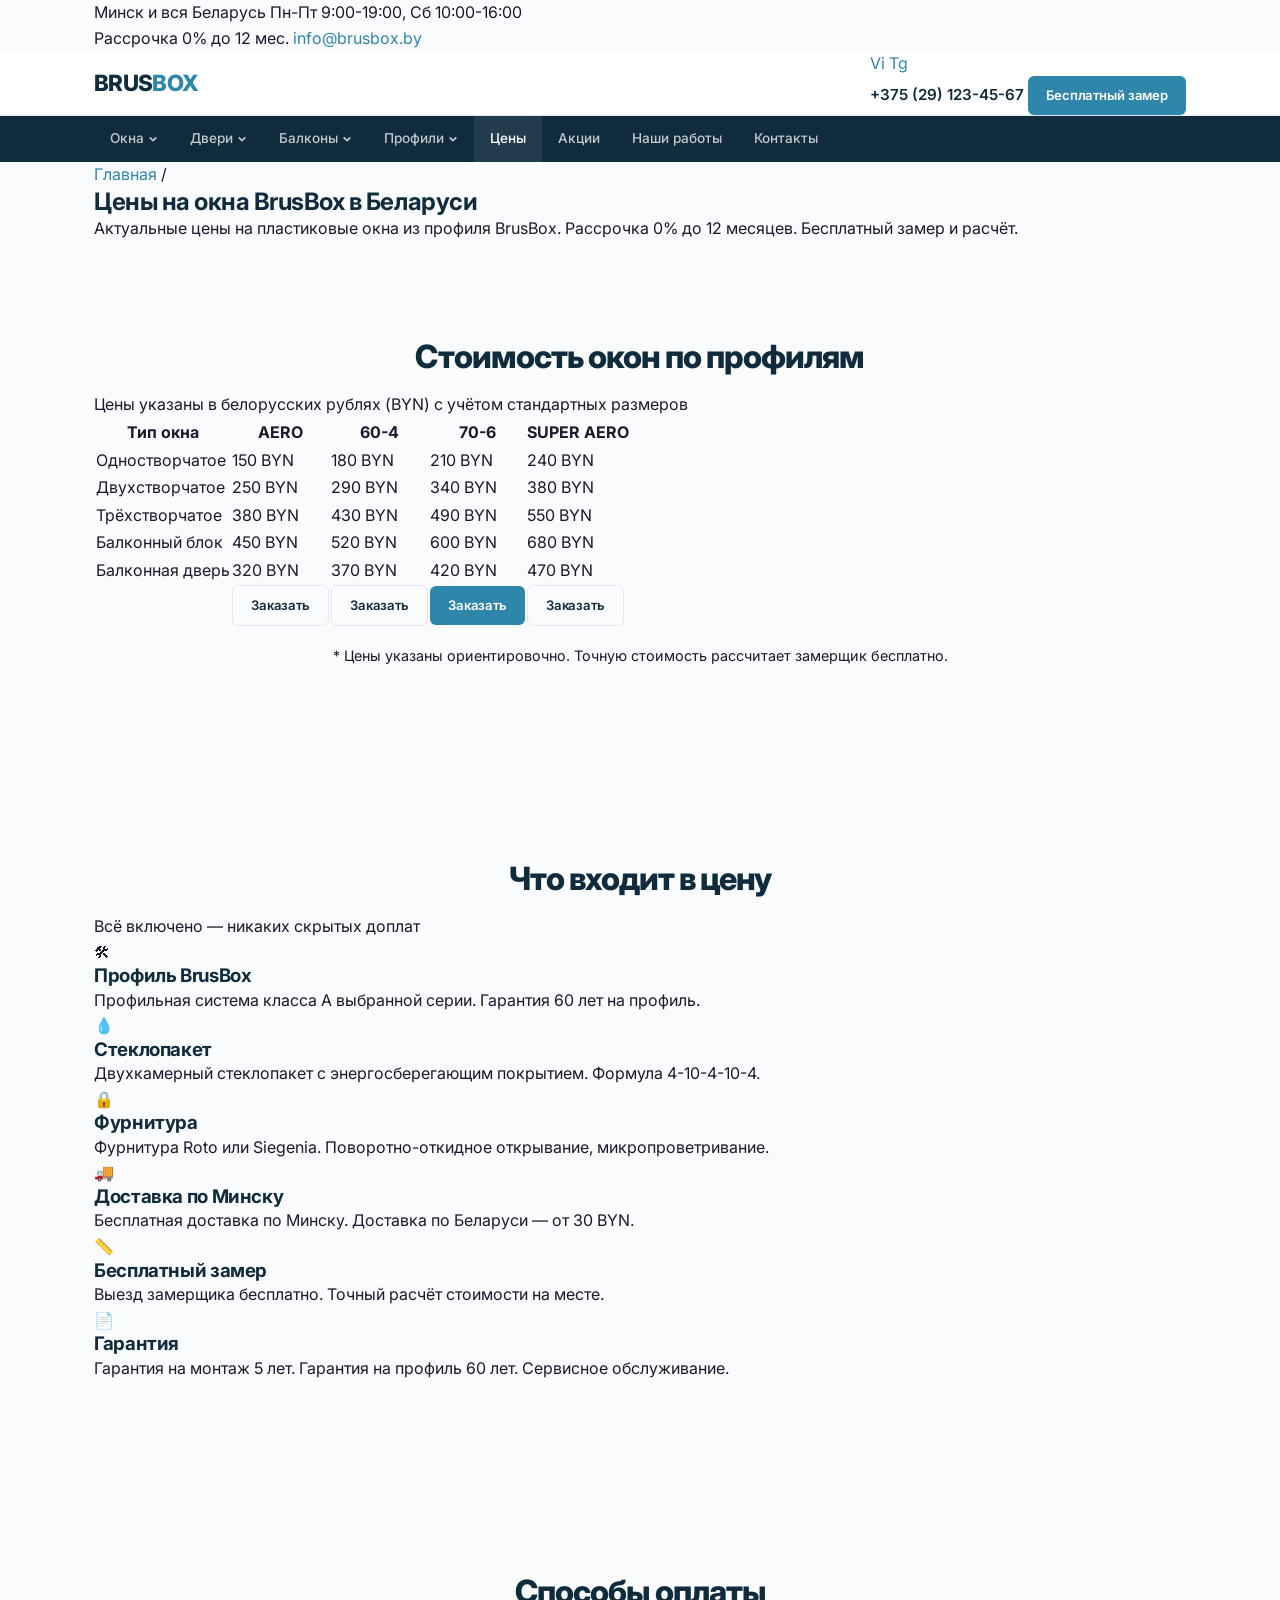
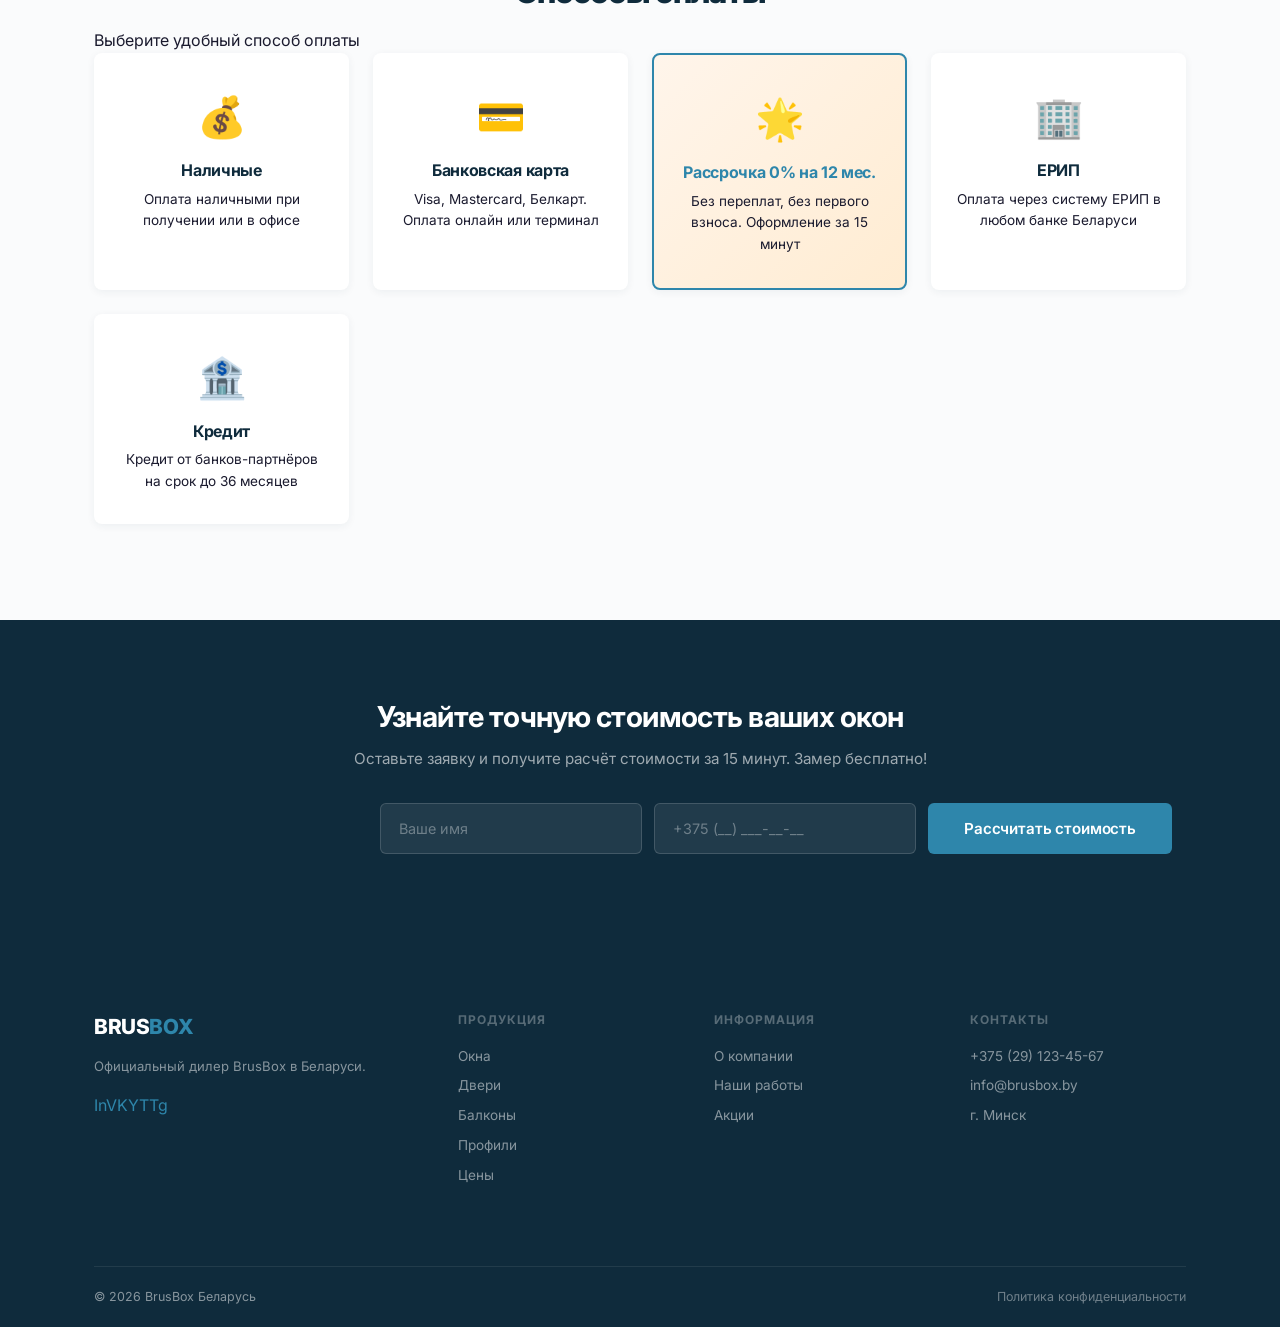
<file: pages/ceny.html>
<!DOCTYPE html>
<html lang="ru">
<head>
  <meta charset="UTF-8">
  <meta name="viewport" content="width=device-width, initial-scale=1.0">
  <meta name="description" content="Цены на пластиковые окна BrusBox в Беларуси. Стоимость окон по профилям AERO, 60-4, 70-6, SUPER AERO. Рассрочка 0% на 12 месяцев.">
  <title>Цены на окна BrusBox | Стоимость пластиковых окон в Беларуси</title>
  <link href="https://fonts.googleapis.com/css2?family=Inter:wght@400;500;600;700;800&display=swap" rel="stylesheet">
  <link rel="stylesheet" href="../css/style.css">
</head>
<body>

  <div class="top-bar">
    <div class="container">
      <div class="top-bar__left">
        <span>Минск и вся Беларусь</span>
        <span>Пн-Пт 9:00-19:00, Сб 10:00-16:00</span>
      </div>
      <div class="top-bar__right">
        <span class="top-bar__highlight">Рассрочка 0% до 12 мес.</span>
        <a href="mailto:info@brusbox.by">info@brusbox.by</a>
      </div>
    </div>
  </div>

  <header class="header">
    <div class="container">
      <a href="../index.html" class="header__logo">BRUS<span>BOX</span></a>
      <div class="header__contacts">
        <div class="header__messengers">
          <a href="#" title="Viber">Vi</a>
          <a href="#" title="Telegram">Tg</a>
        </div>
        <a href="tel:+375291234567" class="header__phone">+375 (29) 123-45-67</a>
        <a href="#" class="btn btn--primary btn--sm" onclick="openModal('modal-zamer'); return false;">Бесплатный замер</a>
      </div>
    </div>
  </header>

  <nav class="nav">
    <div class="container">
      <ul class="nav__menu">
        <li class="nav__item">
          <a href="okna.html" class="nav__link">Окна <svg viewBox="0 0 12 12"><path d="M2 4l4 4 4-4" fill="none" stroke="currentColor" stroke-width="2"/></svg></a>
          <div class="nav__mega">
            <div>
              <div class="nav__mega-title">По назначению</div>
              <a href="okna-kvartira.html">Окна в квартиру <span class="nav__mega-badge nav__mega-badge--hot">хит</span></a>
              <a href="okna-dom.html">Окна в частный дом</a>
              <a href="okna-dacha.html">Окна на дачу</a>
              <a href="okna-office.html">Окна в офис</a>
            </div>
            <div>
              <div class="nav__mega-title">По виду</div>
              <a href="okna-odnos.html">Одностворчатые</a>
              <a href="okna-dvuhs.html">Двухстворчатые</a>
              <a href="okna-trehs.html">Трёхстворчатые</a>
              <a href="okna-panoram.html">Панорамные</a>
              <a href="okna-arka.html">Арочные</a>
            </div>
            <div>
              <div class="nav__mega-title">По задаче</div>
              <a href="okna-energo.html">Энергосберегающие <span class="nav__mega-badge nav__mega-badge--new">экономия</span></a>
              <a href="okna-shumo.html">Шумозащитные</a>
              <a href="okna-cvetnye.html">Цветные / ламинация</a>
              <a href="okna-teplye.html">Тёплые (для дома)</a>
            </div>
            <div>
              <div class="nav__mega-title">По бюджету</div>
              <a href="okna.html#econom">Эконом <span class="nav__mega-price">от 150 BYN</span></a>
              <a href="okna.html#standard">Стандарт <span class="nav__mega-price">от 210 BYN</span></a>
              <a href="okna.html#premium">Премиум <span class="nav__mega-price">от 280 BYN</span></a>
              <a href="akcii.html">Акции и скидки <span class="nav__mega-badge nav__mega-badge--hot">-25%</span></a>
            </div>
            <div class="nav__mega-cta">
              <a href="#" class="btn btn--primary btn--sm" onclick="openModal('modal-zamer'); return false;">Рассчитать стоимость</a>
              <a href="#" class="btn btn--outline btn--sm" onclick="openModal('modal-zamer'); return false;">Бесплатный замер</a>
            </div>
          </div>
        </li>
        <li class="nav__item">
          <a href="dveri.html" class="nav__link">Двери <svg viewBox="0 0 12 12"><path d="M2 4l4 4 4-4" fill="none" stroke="currentColor" stroke-width="2"/></svg></a>
          <div class="nav__dropdown">
            <a href="dveri.html#vhodnye">Входные двери</a>
            <a href="dveri.html#balkonnye">Балконные двери</a>
            <a href="dveri.html#mezhkomnatnye">Межкомнатные двери</a>
          </div>
        </li>
        <li class="nav__item">
          <a href="balkony.html" class="nav__link">Балконы <svg viewBox="0 0 12 12"><path d="M2 4l4 4 4-4" fill="none" stroke="currentColor" stroke-width="2"/></svg></a>
          <div class="nav__dropdown">
            <a href="balkony.html#teploe">Тёплое остекление</a>
            <a href="balkony.html#holodnoe">Холодное остекление</a>
            <a href="balkony.html#razdvizhnoe">Раздвижное GLIDE</a>
          </div>
        </li>
        <li class="nav__item">
          <a href="profili.html" class="nav__link">Профили <svg viewBox="0 0 12 12"><path d="M2 4l4 4 4-4" fill="none" stroke="currentColor" stroke-width="2"/></svg></a>
          <div class="nav__dropdown">
            <a href="profili.html#aero">AERO</a>
            <a href="profili.html#60-4">60-4</a>
            <a href="profili.html#70-6">70-6</a>
            <a href="profili.html#superaero">SUPER AERO</a>
          </div>
        </li>
        <li class="nav__item"><a href="ceny.html" class="nav__link nav__link--active">Цены</a></li>
        <li class="nav__item"><a href="akcii.html" class="nav__link">Акции</a></li>
        <li class="nav__item"><a href="portfolio.html" class="nav__link">Наши работы</a></li>
        <li class="nav__item"><a href="kontakty.html" class="nav__link">Контакты</a></li>
      </ul>
      <button class="nav__burger" aria-label="Меню"><span></span><span></span><span></span></button>
    </div>
  </nav>

  <section class="page-hero">
    <div class="container">
      <div class="page-hero__breadcrumbs">
        <a href="../index.html">Главная</a> <span>/</span> <span style="color:#fff">Цены</span>
      </div>
      <h1 class="page-hero__title">Цены на окна BrusBox в Беларуси</h1>
      <p class="page-hero__text">Актуальные цены на пластиковые окна из профиля BrusBox. Рассрочка 0% до 12 месяцев. Бесплатный замер и расчёт.</p>
    </div>
  </section>

  <!-- PRICE TABLE -->
  <section class="section">
    <div class="container">
      <h2 class="section-title">Стоимость окон по профилям</h2>
      <p class="section-subtitle">Цены указаны в белорусских рублях (BYN) с учётом стандартных размеров</p>
      <div style="overflow-x:auto;">
        <table class="profiles-table">
          <thead>
            <tr>
              <th>Тип окна</th>
              <th>AERO</th>
              <th>60-4</th>
              <th class="highlight">70-6</th>
              <th>SUPER AERO</th>
            </tr>
          </thead>
          <tbody>
            <tr>
              <td>Одностворчатое</td>
              <td class="price">150 BYN</td>
              <td class="price">180 BYN</td>
              <td class="highlight price">210 BYN</td>
              <td class="price">240 BYN</td>
            </tr>
            <tr>
              <td>Двухстворчатое</td>
              <td class="price">250 BYN</td>
              <td class="price">290 BYN</td>
              <td class="highlight price">340 BYN</td>
              <td class="price">380 BYN</td>
            </tr>
            <tr>
              <td>Трёхстворчатое</td>
              <td class="price">380 BYN</td>
              <td class="price">430 BYN</td>
              <td class="highlight price">490 BYN</td>
              <td class="price">550 BYN</td>
            </tr>
            <tr>
              <td>Балконный блок</td>
              <td class="price">450 BYN</td>
              <td class="price">520 BYN</td>
              <td class="highlight price">600 BYN</td>
              <td class="price">680 BYN</td>
            </tr>
            <tr>
              <td>Балконная дверь</td>
              <td class="price">320 BYN</td>
              <td class="price">370 BYN</td>
              <td class="highlight price">420 BYN</td>
              <td class="price">470 BYN</td>
            </tr>
            <tr>
              <td></td>
              <td><a href="#" class="btn btn--outline btn--sm" onclick="openModal('modal-zamer'); return false;">Заказать</a></td>
              <td><a href="#" class="btn btn--outline btn--sm" onclick="openModal('modal-zamer'); return false;">Заказать</a></td>
              <td class="highlight"><a href="#" class="btn btn--primary btn--sm" onclick="openModal('modal-zamer'); return false;">Заказать</a></td>
              <td><a href="#" class="btn btn--outline btn--sm" onclick="openModal('modal-zamer'); return false;">Заказать</a></td>
            </tr>
          </tbody>
        </table>
      </div>
      <p style="text-align:center; margin-top:16px; color:var(--text-light); font-size:0.9rem;">* Цены указаны ориентировочно. Точную стоимость рассчитает замерщик бесплатно.</p>
    </div>
  </section>

  <!-- ЧТО ВХОДИТ В ЦЕНУ -->
  <section class="section section--gray">
    <div class="container">
      <h2 class="section-title">Что входит в цену</h2>
      <p class="section-subtitle">Всё включено &mdash; никаких скрытых доплат</p>
      <div class="advantages-grid">
        <div class="advantage-card">
          <div class="advantage-card__icon">&#128736;</div>
          <div>
            <h3 class="advantage-card__title">Профиль BrusBox</h3>
            <p class="advantage-card__text">Профильная система класса А выбранной серии. Гарантия 60 лет на профиль.</p>
          </div>
        </div>
        <div class="advantage-card">
          <div class="advantage-card__icon">&#128167;</div>
          <div>
            <h3 class="advantage-card__title">Стеклопакет</h3>
            <p class="advantage-card__text">Двухкамерный стеклопакет с энергосберегающим покрытием. Формула 4-10-4-10-4.</p>
          </div>
        </div>
        <div class="advantage-card">
          <div class="advantage-card__icon">&#128274;</div>
          <div>
            <h3 class="advantage-card__title">Фурнитура</h3>
            <p class="advantage-card__text">Фурнитура Roto или Siegenia. Поворотно-откидное открывание, микропроветривание.</p>
          </div>
        </div>
        <div class="advantage-card">
          <div class="advantage-card__icon">&#128666;</div>
          <div>
            <h3 class="advantage-card__title">Доставка по Минску</h3>
            <p class="advantage-card__text">Бесплатная доставка по Минску. Доставка по Беларуси &mdash; от 30 BYN.</p>
          </div>
        </div>
        <div class="advantage-card">
          <div class="advantage-card__icon">&#128207;</div>
          <div>
            <h3 class="advantage-card__title">Бесплатный замер</h3>
            <p class="advantage-card__text">Выезд замерщика бесплатно. Точный расчёт стоимости на месте.</p>
          </div>
        </div>
        <div class="advantage-card">
          <div class="advantage-card__icon">&#128196;</div>
          <div>
            <h3 class="advantage-card__title">Гарантия</h3>
            <p class="advantage-card__text">Гарантия на монтаж 5 лет. Гарантия на профиль 60 лет. Сервисное обслуживание.</p>
          </div>
        </div>
      </div>
    </div>
  </section>

  <!-- СПОСОБЫ ОПЛАТЫ -->
  <section class="section">
    <div class="container">
      <h2 class="section-title">Способы оплаты</h2>
      <p class="section-subtitle">Выберите удобный способ оплаты</p>
      <div style="display:grid; grid-template-columns: repeat(auto-fit, minmax(200px, 1fr)); gap:24px;">
        <div style="padding:32px 24px; background:#fff; border-radius:var(--radius); box-shadow:var(--shadow); text-align:center;">
          <div style="font-size:2.5rem; margin-bottom:12px;">&#128176;</div>
          <h3 style="font-size:1rem; font-weight:700; margin-bottom:8px;">Наличные</h3>
          <p style="font-size:0.85rem; color:var(--text-light);">Оплата наличными при получении или в офисе</p>
        </div>
        <div style="padding:32px 24px; background:#fff; border-radius:var(--radius); box-shadow:var(--shadow); text-align:center;">
          <div style="font-size:2.5rem; margin-bottom:12px;">&#128179;</div>
          <h3 style="font-size:1rem; font-weight:700; margin-bottom:8px;">Банковская карта</h3>
          <p style="font-size:0.85rem; color:var(--text-light);">Visa, Mastercard, Белкарт. Оплата онлайн или терминал</p>
        </div>
        <div style="padding:32px 24px; background:linear-gradient(135deg, #fff5eb, #ffecd2); border-radius:var(--radius); box-shadow:var(--shadow); text-align:center; border:2px solid var(--accent);">
          <div style="font-size:2.5rem; margin-bottom:12px;">&#127775;</div>
          <h3 style="font-size:1rem; font-weight:700; color:var(--accent); margin-bottom:8px;">Рассрочка 0% на 12 мес.</h3>
          <p style="font-size:0.85rem; color:var(--text-light);">Без переплат, без первого взноса. Оформление за 15 минут</p>
        </div>
        <div style="padding:32px 24px; background:#fff; border-radius:var(--radius); box-shadow:var(--shadow); text-align:center;">
          <div style="font-size:2.5rem; margin-bottom:12px;">&#127970;</div>
          <h3 style="font-size:1rem; font-weight:700; margin-bottom:8px;">ЕРИП</h3>
          <p style="font-size:0.85rem; color:var(--text-light);">Оплата через систему ЕРИП в любом банке Беларуси</p>
        </div>
        <div style="padding:32px 24px; background:#fff; border-radius:var(--radius); box-shadow:var(--shadow); text-align:center;">
          <div style="font-size:2.5rem; margin-bottom:12px;">&#127974;</div>
          <h3 style="font-size:1rem; font-weight:700; margin-bottom:8px;">Кредит</h3>
          <p style="font-size:0.85rem; color:var(--text-light);">Кредит от банков-партнёров на срок до 36 месяцев</p>
        </div>
      </div>
    </div>
  </section>

  <!-- CTA -->
  <section class="cta-section">
    <div class="container">
      <h2>Узнайте точную стоимость ваших окон</h2>
      <p>Оставьте заявку и получите расчёт стоимости за 15 минут. Замер бесплатно!</p>
      <form class="cta-form" data-form="cta-ceny">
        <input type="text" name="name" placeholder="Ваше имя" required>
        <input type="tel" name="phone" placeholder="+375 (__) ___-__-__" required>
        <button type="submit" class="btn btn--primary btn--lg">Рассчитать стоимость</button>
      </form>
    </div>
  </section>

  <footer class="footer"><div class="container"><div class="footer__grid"><div><div class="footer__brand">BRUS<span>BOX</span></div><p class="footer__desc">Официальный дилер BrusBox в Беларуси.</p><div class="footer__social"><a href="#">In</a><a href="#">VK</a><a href="#">YT</a><a href="#">Tg</a></div></div><div><div class="footer__title">Продукция</div><div class="footer__links"><a href="okna.html">Окна</a><a href="dveri.html">Двери</a><a href="balkony.html">Балконы</a><a href="profili.html">Профили</a><a href="ceny.html">Цены</a></div></div><div><div class="footer__title">Информация</div><div class="footer__links"><a href="about.html">О компании</a><a href="portfolio.html">Наши работы</a><a href="akcii.html">Акции</a></div></div><div><div class="footer__title">Контакты</div><div class="footer__links"><a href="tel:+375291234567">+375 (29) 123-45-67</a><a href="mailto:info@brusbox.by">info@brusbox.by</a><a href="kontakty.html">г. Минск</a></div></div><div></div></div><div class="footer__bottom"><span>&copy; 2026 BrusBox Беларусь</span><a href="#">Политика конфиденциальности</a></div></div></footer>

  <div class="mobile-bar"><div class="container"><a href="tel:+375291234567" class="mobile-bar__item"><span class="mobile-bar__icon">&#128222;</span>Позвонить</a><a href="#" class="mobile-bar__item"><span class="mobile-bar__icon">&#128172;</span>Viber</a><a href="#" class="mobile-bar__item"><span class="mobile-bar__icon">&#9993;</span>Telegram</a><a href="#" class="mobile-bar__item" onclick="openModal('modal-zamer'); return false;"><span class="mobile-bar__icon">&#128207;</span>Замер</a></div></div>

  <div class="modal-overlay" id="modal-zamer"><div class="modal"><button class="modal__close" onclick="closeModal('modal-zamer')">&times;</button><h3 class="modal__title">Бесплатный замер</h3><p class="modal__text">Оставьте контакты и замерщик приедет в удобное время</p><form class="modal__form" data-form="zamer"><input type="text" name="name" placeholder="Ваше имя" required><input type="tel" name="phone" placeholder="+375 (__) ___-__-__" required><input type="text" name="address" placeholder="Адрес (город, улица)"><button type="submit" class="btn btn--primary" style="width:100%">Вызвать замерщика</button><p class="modal__privacy">Нажимая кнопку, вы соглашаетесь с <a href="#">политикой конфиденциальности</a></p></form></div></div>

  <script src="../js/main.js"></script>
</body>
</html>
</file>
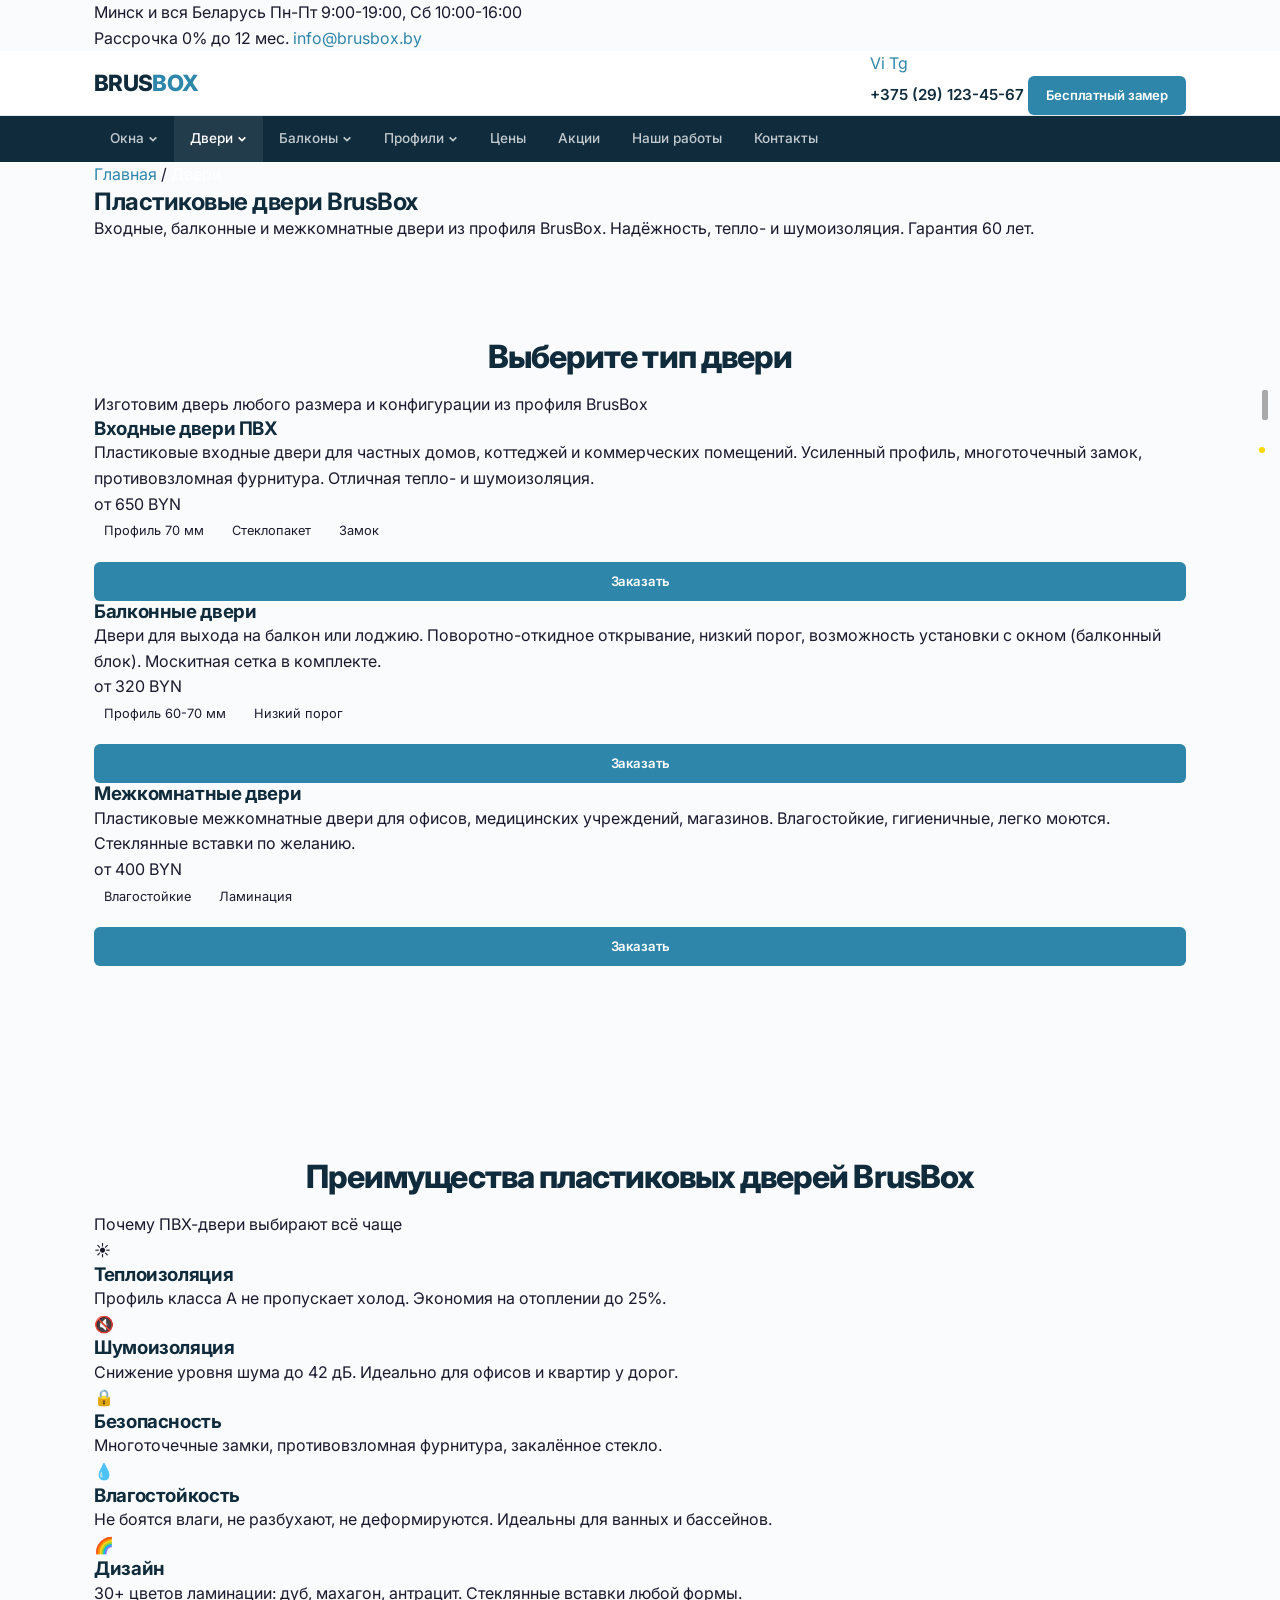
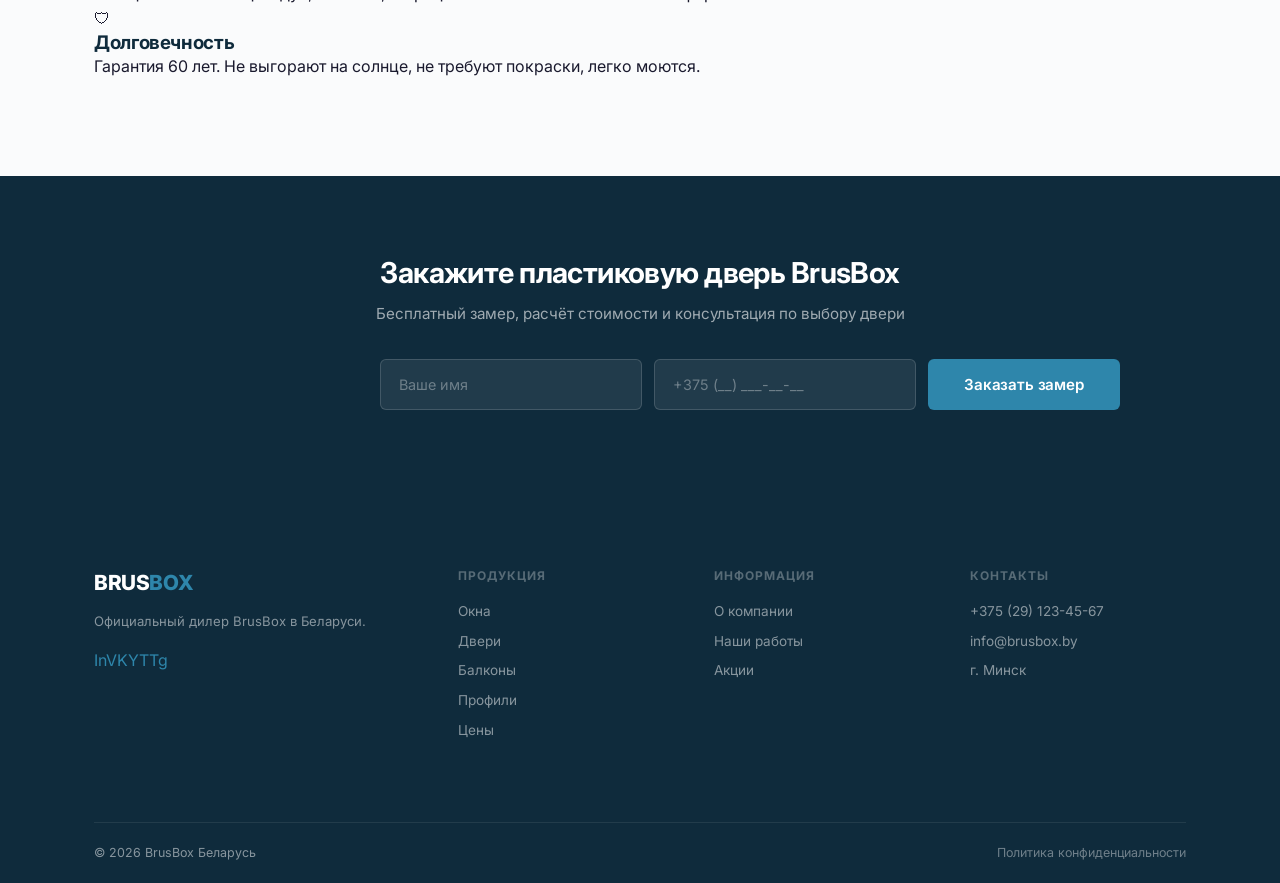
<file: pages/dveri.html>
<!DOCTYPE html>
<html lang="ru">
<head>
  <meta charset="UTF-8">
  <meta name="viewport" content="width=device-width, initial-scale=1.0">
  <meta name="description" content="Пластиковые двери BrusBox в Беларуси: входные, балконные, межкомнатные. Цены от 320 BYN. Рассрочка 0%. Бесплатный замер.">
  <title>Пластиковые двери BrusBox | Входные, балконные, межкомнатные двери ПВХ</title>
  <link href="https://fonts.googleapis.com/css2?family=Inter:wght@400;500;600;700;800&display=swap" rel="stylesheet">
  <link rel="stylesheet" href="../css/style.css">
</head>
<body>

  <!-- TOP BAR -->
  <div class="top-bar">
    <div class="container">
      <div class="top-bar__left">
        <span>Минск и вся Беларусь</span>
        <span>Пн-Пт 9:00-19:00, Сб 10:00-16:00</span>
      </div>
      <div class="top-bar__right">
        <span class="top-bar__highlight">Рассрочка 0% до 12 мес.</span>
        <a href="mailto:info@brusbox.by">info@brusbox.by</a>
      </div>
    </div>
  </div>

  <header class="header">
    <div class="container">
      <a href="../index.html" class="header__logo">BRUS<span>BOX</span></a>
      <div class="header__contacts">
        <div class="header__messengers">
          <a href="#" title="Viber">Vi</a>
          <a href="#" title="Telegram">Tg</a>
        </div>
        <a href="tel:+375291234567" class="header__phone">+375 (29) 123-45-67</a>
        <a href="#" class="btn btn--primary btn--sm" onclick="openModal('modal-zamer'); return false;">Бесплатный замер</a>
      </div>
    </div>
  </header>

  <nav class="nav">
    <div class="container">
      <ul class="nav__menu">
        <li class="nav__item">
          <a href="okna.html" class="nav__link">Окна <svg viewBox="0 0 12 12"><path d="M2 4l4 4 4-4" fill="none" stroke="currentColor" stroke-width="2"/></svg></a>
          <div class="nav__mega">
            <div>
              <div class="nav__mega-title">По назначению</div>
              <a href="okna-kvartira.html">Окна в квартиру <span class="nav__mega-badge nav__mega-badge--hot">хит</span></a>
              <a href="okna-dom.html">Окна в частный дом</a>
              <a href="okna-dacha.html">Окна на дачу</a>
              <a href="okna-office.html">Окна в офис</a>
            </div>
            <div>
              <div class="nav__mega-title">По виду</div>
              <a href="okna-odnos.html">Одностворчатые</a>
              <a href="okna-dvuhs.html">Двухстворчатые</a>
              <a href="okna-trehs.html">Трёхстворчатые</a>
              <a href="okna-panoram.html">Панорамные</a>
              <a href="okna-arka.html">Арочные</a>
            </div>
            <div>
              <div class="nav__mega-title">По задаче</div>
              <a href="okna-energo.html">Энергосберегающие <span class="nav__mega-badge nav__mega-badge--new">экономия</span></a>
              <a href="okna-shumo.html">Шумозащитные</a>
              <a href="okna-cvetnye.html">Цветные / ламинация</a>
              <a href="okna-teplye.html">Тёплые (для дома)</a>
            </div>
            <div>
              <div class="nav__mega-title">По бюджету</div>
              <a href="okna.html#econom">Эконом <span class="nav__mega-price">от 150 BYN</span></a>
              <a href="okna.html#standard">Стандарт <span class="nav__mega-price">от 210 BYN</span></a>
              <a href="okna.html#premium">Премиум <span class="nav__mega-price">от 280 BYN</span></a>
              <a href="akcii.html">Акции и скидки <span class="nav__mega-badge nav__mega-badge--hot">-25%</span></a>
            </div>
            <div class="nav__mega-cta">
              <a href="#" class="btn btn--primary btn--sm" onclick="openModal('modal-zamer'); return false;">Рассчитать стоимость</a>
              <a href="#" class="btn btn--outline btn--sm" onclick="openModal('modal-zamer'); return false;">Бесплатный замер</a>
            </div>
          </div>
        </li>
        <li class="nav__item">
          <a href="dveri.html" class="nav__link nav__link--active">Двери <svg viewBox="0 0 12 12"><path d="M2 4l4 4 4-4" fill="none" stroke="currentColor" stroke-width="2"/></svg></a>
          <div class="nav__dropdown">
            <a href="dveri.html#vhodnye">Входные двери</a>
            <a href="dveri.html#balkonnye">Балконные двери</a>
            <a href="dveri.html#mezhkomnatnye">Межкомнатные двери</a>
          </div>
        </li>
        <li class="nav__item">
          <a href="balkony.html" class="nav__link">Балконы <svg viewBox="0 0 12 12"><path d="M2 4l4 4 4-4" fill="none" stroke="currentColor" stroke-width="2"/></svg></a>
          <div class="nav__dropdown">
            <a href="balkony.html#teploe">Тёплое остекление</a>
            <a href="balkony.html#holodnoe">Холодное остекление</a>
            <a href="balkony.html#razdvizhnoe">Раздвижное GLIDE</a>
          </div>
        </li>
        <li class="nav__item">
          <a href="profili.html" class="nav__link">Профили <svg viewBox="0 0 12 12"><path d="M2 4l4 4 4-4" fill="none" stroke="currentColor" stroke-width="2"/></svg></a>
          <div class="nav__dropdown">
            <a href="profili.html#aero">AERO</a>
            <a href="profili.html#60-4">60-4</a>
            <a href="profili.html#70-6">70-6</a>
            <a href="profili.html#superaero">SUPER AERO</a>
          </div>
        </li>
        <li class="nav__item"><a href="ceny.html" class="nav__link">Цены</a></li>
        <li class="nav__item"><a href="akcii.html" class="nav__link">Акции</a></li>
        <li class="nav__item"><a href="portfolio.html" class="nav__link">Наши работы</a></li>
        <li class="nav__item"><a href="kontakty.html" class="nav__link">Контакты</a></li>
      </ul>
      <button class="nav__burger" aria-label="Меню"><span></span><span></span><span></span></button>
    </div>
  </nav>

  <section class="page-hero">
    <div class="container">
      <div class="page-hero__breadcrumbs">
        <a href="../index.html">Главная</a> <span>/</span> <span style="color:#fff">Двери</span>
      </div>
      <h1 class="page-hero__title">Пластиковые двери BrusBox</h1>
      <p class="page-hero__text">Входные, балконные и межкомнатные двери из профиля BrusBox. Надёжность, тепло- и шумоизоляция. Гарантия 60 лет.</p>
    </div>
  </section>

  <!-- DOOR CATEGORIES -->
  <section class="section">
    <div class="container">
      <h2 class="section-title">Выберите тип двери</h2>
      <p class="section-subtitle">Изготовим дверь любого размера и конфигурации из профиля BrusBox</p>
      <div class="catalog-grid">

        <!-- Входные -->
        <div class="catalog-card">
          <div class="catalog-card__img">
            <div class="catalog-card__img-placeholder door" style="background:linear-gradient(180deg, #8B7355, #A0896C); border-color:#6B5B3E;">
              <div style="position:absolute; right:15px; top:50%; transform:translateY(-50%); width:6px; height:6px; border-radius:50%; background:#FFD700;"></div>
            </div>
          </div>
          <div class="catalog-card__body">
            <h3 class="catalog-card__title">Входные двери ПВХ</h3>
            <p class="catalog-card__desc">Пластиковые входные двери для частных домов, коттеджей и коммерческих помещений. Усиленный профиль, многоточечный замок, противовзломная фурнитура. Отличная тепло- и шумоизоляция.</p>
            <div class="catalog-card__price">от 650 BYN</div>
            <div style="display:flex; gap:8px; flex-wrap:wrap; margin-bottom:16px;">
              <span style="padding:4px 10px; background:var(--bg-light); border-radius:4px; font-size:0.8rem; color:var(--text-light);">Профиль 70 мм</span>
              <span style="padding:4px 10px; background:var(--bg-light); border-radius:4px; font-size:0.8rem; color:var(--text-light);">Стеклопакет</span>
              <span style="padding:4px 10px; background:var(--bg-light); border-radius:4px; font-size:0.8rem; color:var(--text-light);">Замок</span>
            </div>
            <a href="#" class="btn btn--primary btn--sm" onclick="openModal('modal-zamer'); return false;" style="width:100%; text-align:center;">Заказать</a>
          </div>
        </div>

        <!-- Балконные -->
        <div class="catalog-card">
          <div class="catalog-card__img">
            <div class="catalog-card__img-placeholder door">
              <div style="position:absolute; right:12px; top:45%; transform:translateY(-50%); width:6px; height:30px; border-radius:3px; background:#888;"></div>
            </div>
          </div>
          <div class="catalog-card__body">
            <h3 class="catalog-card__title">Балконные двери</h3>
            <p class="catalog-card__desc">Двери для выхода на балкон или лоджию. Поворотно-откидное открывание, низкий порог, возможность установки с окном (балконный блок). Москитная сетка в комплекте.</p>
            <div class="catalog-card__price">от 320 BYN</div>
            <div style="display:flex; gap:8px; flex-wrap:wrap; margin-bottom:16px;">
              <span style="padding:4px 10px; background:var(--bg-light); border-radius:4px; font-size:0.8rem; color:var(--text-light);">Профиль 60-70 мм</span>
              <span style="padding:4px 10px; background:var(--bg-light); border-radius:4px; font-size:0.8rem; color:var(--text-light);">Низкий порог</span>
            </div>
            <a href="#" class="btn btn--primary btn--sm" onclick="openModal('modal-zamer'); return false;" style="width:100%; text-align:center;">Заказать</a>
          </div>
        </div>

        <!-- Межкомнатные -->
        <div class="catalog-card">
          <div class="catalog-card__img">
            <div class="catalog-card__img-placeholder door" style="background:linear-gradient(180deg, #f0f0f0, #e0e0e0); border-color:#ccc;">
              <div style="position:absolute; right:12px; top:45%; transform:translateY(-50%); width:6px; height:30px; border-radius:3px; background:#aaa;"></div>
            </div>
          </div>
          <div class="catalog-card__body">
            <h3 class="catalog-card__title">Межкомнатные двери</h3>
            <p class="catalog-card__desc">Пластиковые межкомнатные двери для офисов, медицинских учреждений, магазинов. Влагостойкие, гигиеничные, легко моются. Стеклянные вставки по желанию.</p>
            <div class="catalog-card__price">от 400 BYN</div>
            <div style="display:flex; gap:8px; flex-wrap:wrap; margin-bottom:16px;">
              <span style="padding:4px 10px; background:var(--bg-light); border-radius:4px; font-size:0.8rem; color:var(--text-light);">Влагостойкие</span>
              <span style="padding:4px 10px; background:var(--bg-light); border-radius:4px; font-size:0.8rem; color:var(--text-light);">Ламинация</span>
            </div>
            <a href="#" class="btn btn--primary btn--sm" onclick="openModal('modal-zamer'); return false;" style="width:100%; text-align:center;">Заказать</a>
          </div>
        </div>

      </div>
    </div>
  </section>

  <!-- ADVANTAGES -->
  <section class="section section--gray">
    <div class="container">
      <h2 class="section-title">Преимущества пластиковых дверей BrusBox</h2>
      <p class="section-subtitle">Почему ПВХ-двери выбирают всё чаще</p>
      <div class="advantages-grid">
        <div class="advantage-card">
          <div class="advantage-card__icon">&#9728;</div>
          <div>
            <h3 class="advantage-card__title">Теплоизоляция</h3>
            <p class="advantage-card__text">Профиль класса А не пропускает холод. Экономия на отоплении до 25%.</p>
          </div>
        </div>
        <div class="advantage-card">
          <div class="advantage-card__icon">&#128263;</div>
          <div>
            <h3 class="advantage-card__title">Шумоизоляция</h3>
            <p class="advantage-card__text">Снижение уровня шума до 42 дБ. Идеально для офисов и квартир у дорог.</p>
          </div>
        </div>
        <div class="advantage-card">
          <div class="advantage-card__icon">&#128274;</div>
          <div>
            <h3 class="advantage-card__title">Безопасность</h3>
            <p class="advantage-card__text">Многоточечные замки, противовзломная фурнитура, закалённое стекло.</p>
          </div>
        </div>
        <div class="advantage-card">
          <div class="advantage-card__icon">&#128167;</div>
          <div>
            <h3 class="advantage-card__title">Влагостойкость</h3>
            <p class="advantage-card__text">Не боятся влаги, не разбухают, не деформируются. Идеальны для ванных и бассейнов.</p>
          </div>
        </div>
        <div class="advantage-card">
          <div class="advantage-card__icon">&#127752;</div>
          <div>
            <h3 class="advantage-card__title">Дизайн</h3>
            <p class="advantage-card__text">30+ цветов ламинации: дуб, махагон, антрацит. Стеклянные вставки любой формы.</p>
          </div>
        </div>
        <div class="advantage-card">
          <div class="advantage-card__icon">&#128737;</div>
          <div>
            <h3 class="advantage-card__title">Долговечность</h3>
            <p class="advantage-card__text">Гарантия 60 лет. Не выгорают на солнце, не требуют покраски, легко моются.</p>
          </div>
        </div>
      </div>
    </div>
  </section>

  <!-- CTA -->
  <section class="cta-section">
    <div class="container">
      <h2>Закажите пластиковую дверь BrusBox</h2>
      <p>Бесплатный замер, расчёт стоимости и консультация по выбору двери</p>
      <form class="cta-form" data-form="cta-dveri">
        <input type="text" name="name" placeholder="Ваше имя" required>
        <input type="tel" name="phone" placeholder="+375 (__) ___-__-__" required>
        <button type="submit" class="btn btn--primary btn--lg">Заказать замер</button>
      </form>
    </div>
  </section>

  <footer class="footer"><div class="container"><div class="footer__grid"><div><div class="footer__brand">BRUS<span>BOX</span></div><p class="footer__desc">Официальный дилер BrusBox в Беларуси.</p><div class="footer__social"><a href="#">In</a><a href="#">VK</a><a href="#">YT</a><a href="#">Tg</a></div></div><div><div class="footer__title">Продукция</div><div class="footer__links"><a href="okna.html">Окна</a><a href="dveri.html">Двери</a><a href="balkony.html">Балконы</a><a href="profili.html">Профили</a><a href="ceny.html">Цены</a></div></div><div><div class="footer__title">Информация</div><div class="footer__links"><a href="about.html">О компании</a><a href="portfolio.html">Наши работы</a><a href="akcii.html">Акции</a></div></div><div><div class="footer__title">Контакты</div><div class="footer__links"><a href="tel:+375291234567">+375 (29) 123-45-67</a><a href="mailto:info@brusbox.by">info@brusbox.by</a><a href="kontakty.html">г. Минск</a></div></div><div></div></div><div class="footer__bottom"><span>&copy; 2026 BrusBox Беларусь</span><a href="#">Политика конфиденциальности</a></div></div></footer>

  <div class="mobile-bar"><div class="container"><a href="tel:+375291234567" class="mobile-bar__item"><span class="mobile-bar__icon">&#128222;</span>Позвонить</a><a href="#" class="mobile-bar__item"><span class="mobile-bar__icon">&#128172;</span>Viber</a><a href="#" class="mobile-bar__item"><span class="mobile-bar__icon">&#9993;</span>Telegram</a><a href="#" class="mobile-bar__item" onclick="openModal('modal-zamer'); return false;"><span class="mobile-bar__icon">&#128207;</span>Замер</a></div></div>

  <div class="modal-overlay" id="modal-zamer"><div class="modal"><button class="modal__close" onclick="closeModal('modal-zamer')">&times;</button><h3 class="modal__title">Бесплатный замер</h3><p class="modal__text">Оставьте контакты и замерщик приедет в удобное время</p><form class="modal__form" data-form="zamer"><input type="text" name="name" placeholder="Ваше имя" required><input type="tel" name="phone" placeholder="+375 (__) ___-__-__" required><input type="text" name="address" placeholder="Адрес (город, улица)"><button type="submit" class="btn btn--primary" style="width:100%">Вызвать замерщика</button><p class="modal__privacy">Нажимая кнопку, вы соглашаетесь с <a href="#">политикой конфиденциальности</a></p></form></div></div>

  <script src="../js/main.js"></script>
</body>
</html>
</file>
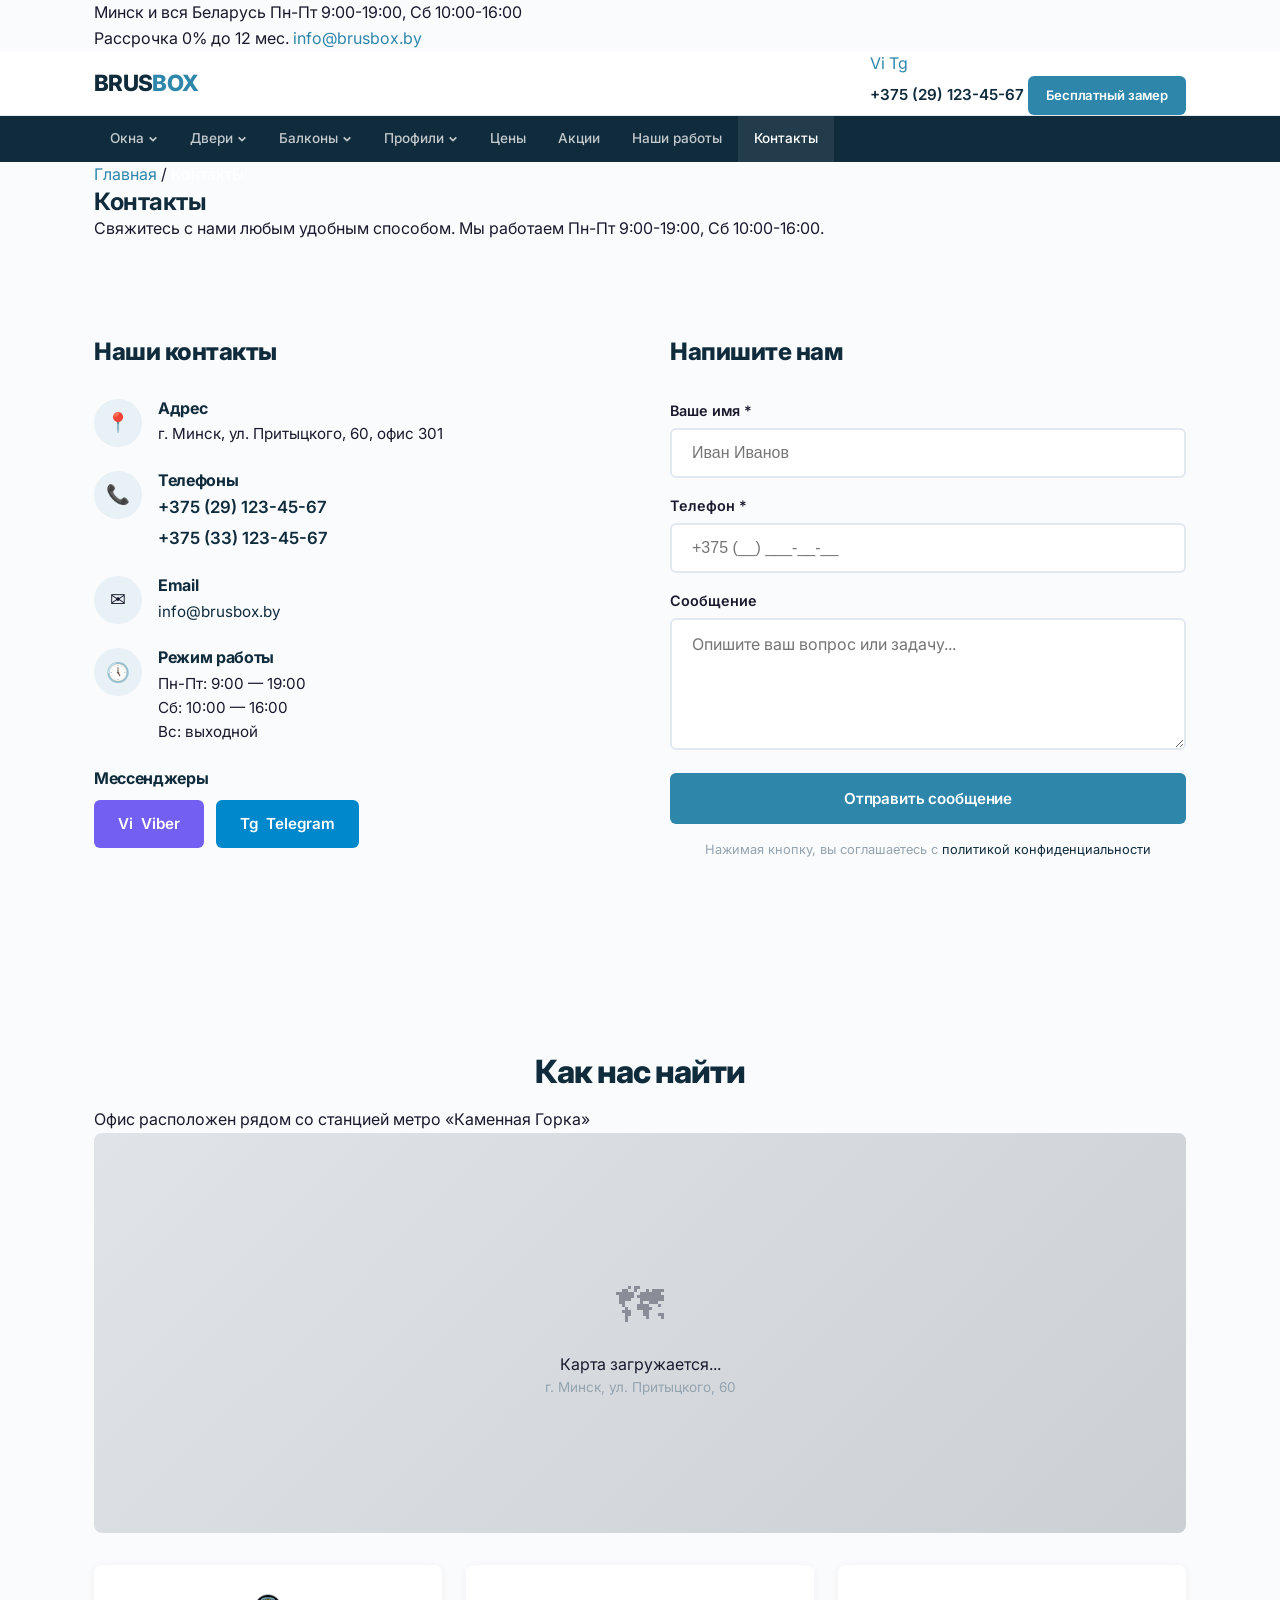
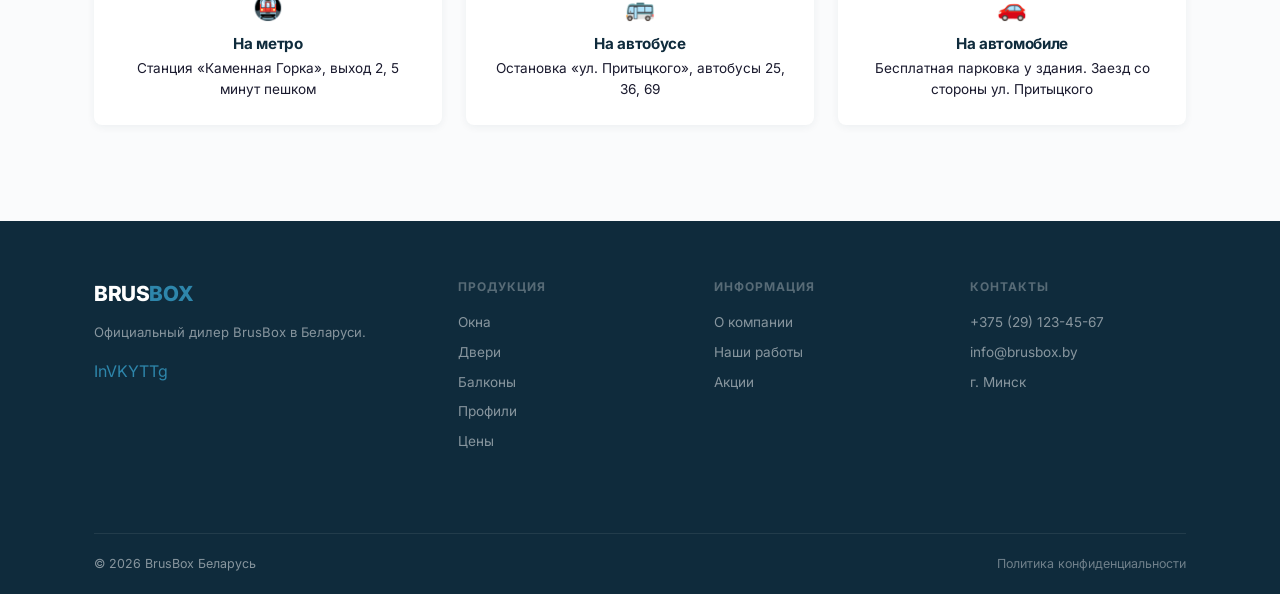
<file: pages/kontakty.html>
<!DOCTYPE html>
<html lang="ru">
<head>
  <meta charset="UTF-8">
  <meta name="viewport" content="width=device-width, initial-scale=1.0">
  <meta name="description" content="Контакты BrusBox Беларусь. Адрес офиса в Минске, телефоны, email, Viber, Telegram. Режим работы. Форма обратной связи.">
  <title>Контакты | BrusBox Беларусь - адрес, телефон, режим работы</title>
  <link href="https://fonts.googleapis.com/css2?family=Inter:wght@400;500;600;700;800&display=swap" rel="stylesheet">
  <link rel="stylesheet" href="../css/style.css">
</head>
<body>

  <div class="top-bar">
    <div class="container">
      <div class="top-bar__left">
        <span>Минск и вся Беларусь</span>
        <span>Пн-Пт 9:00-19:00, Сб 10:00-16:00</span>
      </div>
      <div class="top-bar__right">
        <span class="top-bar__highlight">Рассрочка 0% до 12 мес.</span>
        <a href="mailto:info@brusbox.by">info@brusbox.by</a>
      </div>
    </div>
  </div>

  <header class="header">
    <div class="container">
      <a href="../index.html" class="header__logo">BRUS<span>BOX</span></a>
      <div class="header__contacts">
        <div class="header__messengers">
          <a href="#" title="Viber">Vi</a>
          <a href="#" title="Telegram">Tg</a>
        </div>
        <a href="tel:+375291234567" class="header__phone">+375 (29) 123-45-67</a>
        <a href="#" class="btn btn--primary btn--sm" onclick="openModal('modal-zamer'); return false;">Бесплатный замер</a>
      </div>
    </div>
  </header>

  <nav class="nav">
    <div class="container">
      <ul class="nav__menu">
        <li class="nav__item">
          <a href="okna.html" class="nav__link">Окна <svg viewBox="0 0 12 12"><path d="M2 4l4 4 4-4" fill="none" stroke="currentColor" stroke-width="2"/></svg></a>
          <div class="nav__mega">
            <div>
              <div class="nav__mega-title">По назначению</div>
              <a href="okna-kvartira.html">Окна в квартиру <span class="nav__mega-badge nav__mega-badge--hot">хит</span></a>
              <a href="okna-dom.html">Окна в частный дом</a>
              <a href="okna-dacha.html">Окна на дачу</a>
              <a href="okna-office.html">Окна в офис</a>
            </div>
            <div>
              <div class="nav__mega-title">По виду</div>
              <a href="okna-odnos.html">Одностворчатые</a>
              <a href="okna-dvuhs.html">Двухстворчатые</a>
              <a href="okna-trehs.html">Трёхстворчатые</a>
              <a href="okna-panoram.html">Панорамные</a>
              <a href="okna-arka.html">Арочные</a>
            </div>
            <div>
              <div class="nav__mega-title">По задаче</div>
              <a href="okna-energo.html">Энергосберегающие <span class="nav__mega-badge nav__mega-badge--new">экономия</span></a>
              <a href="okna-shumo.html">Шумозащитные</a>
              <a href="okna-cvetnye.html">Цветные / ламинация</a>
              <a href="okna-teplye.html">Тёплые (для дома)</a>
            </div>
            <div>
              <div class="nav__mega-title">По бюджету</div>
              <a href="okna.html#econom">Эконом <span class="nav__mega-price">от 150 BYN</span></a>
              <a href="okna.html#standard">Стандарт <span class="nav__mega-price">от 210 BYN</span></a>
              <a href="okna.html#premium">Премиум <span class="nav__mega-price">от 280 BYN</span></a>
              <a href="akcii.html">Акции и скидки <span class="nav__mega-badge nav__mega-badge--hot">-25%</span></a>
            </div>
            <div class="nav__mega-cta">
              <a href="#" class="btn btn--primary btn--sm" onclick="openModal('modal-zamer'); return false;">Рассчитать стоимость</a>
              <a href="#" class="btn btn--outline btn--sm" onclick="openModal('modal-zamer'); return false;">Бесплатный замер</a>
            </div>
          </div>
        </li>
        <li class="nav__item">
          <a href="dveri.html" class="nav__link">Двери <svg viewBox="0 0 12 12"><path d="M2 4l4 4 4-4" fill="none" stroke="currentColor" stroke-width="2"/></svg></a>
          <div class="nav__dropdown">
            <a href="dveri.html#vhodnye">Входные двери</a>
            <a href="dveri.html#balkonnye">Балконные двери</a>
            <a href="dveri.html#mezhkomnatnye">Межкомнатные двери</a>
          </div>
        </li>
        <li class="nav__item">
          <a href="balkony.html" class="nav__link">Балконы <svg viewBox="0 0 12 12"><path d="M2 4l4 4 4-4" fill="none" stroke="currentColor" stroke-width="2"/></svg></a>
          <div class="nav__dropdown">
            <a href="balkony.html#teploe">Тёплое остекление</a>
            <a href="balkony.html#holodnoe">Холодное остекление</a>
            <a href="balkony.html#razdvizhnoe">Раздвижное GLIDE</a>
          </div>
        </li>
        <li class="nav__item">
          <a href="profili.html" class="nav__link">Профили <svg viewBox="0 0 12 12"><path d="M2 4l4 4 4-4" fill="none" stroke="currentColor" stroke-width="2"/></svg></a>
          <div class="nav__dropdown">
            <a href="profili.html#aero">AERO</a>
            <a href="profili.html#60-4">60-4</a>
            <a href="profili.html#70-6">70-6</a>
            <a href="profili.html#superaero">SUPER AERO</a>
          </div>
        </li>
        <li class="nav__item"><a href="ceny.html" class="nav__link">Цены</a></li>
        <li class="nav__item"><a href="akcii.html" class="nav__link">Акции</a></li>
        <li class="nav__item"><a href="portfolio.html" class="nav__link">Наши работы</a></li>
        <li class="nav__item"><a href="kontakty.html" class="nav__link nav__link--active">Контакты</a></li>
      </ul>
      <button class="nav__burger" aria-label="Меню"><span></span><span></span><span></span></button>
    </div>
  </nav>

  <section class="page-hero">
    <div class="container">
      <div class="page-hero__breadcrumbs">
        <a href="../index.html">Главная</a> <span>/</span> <span style="color:#fff">Контакты</span>
      </div>
      <h1 class="page-hero__title">Контакты</h1>
      <p class="page-hero__text">Свяжитесь с нами любым удобным способом. Мы работаем Пн-Пт 9:00-19:00, Сб 10:00-16:00.</p>
    </div>
  </section>

  <!-- CONTACT INFO + FORM -->
  <section class="section">
    <div class="container">
      <div style="display:grid; grid-template-columns:1fr 1fr; gap:60px;">
        <!-- Contact Info -->
        <div>
          <h2 style="font-size:1.5rem; font-weight:800; margin-bottom:32px;">Наши контакты</h2>

          <div style="display:flex; gap:16px; align-items:flex-start; margin-bottom:24px;">
            <div style="width:48px; height:48px; border-radius:50%; background:var(--primary-light); display:flex; align-items:center; justify-content:center; flex-shrink:0; font-size:1.2rem;">&#128205;</div>
            <div>
              <h3 style="font-size:1rem; font-weight:700; margin-bottom:4px;">Адрес</h3>
              <p style="color:var(--text-light); font-size:0.95rem;">г. Минск, ул. Притыцкого, 60, офис 301</p>
            </div>
          </div>

          <div style="display:flex; gap:16px; align-items:flex-start; margin-bottom:24px;">
            <div style="width:48px; height:48px; border-radius:50%; background:var(--primary-light); display:flex; align-items:center; justify-content:center; flex-shrink:0; font-size:1.2rem;">&#128222;</div>
            <div>
              <h3 style="font-size:1rem; font-weight:700; margin-bottom:4px;">Телефоны</h3>
              <p style="margin-bottom:4px;"><a href="tel:+375291234567" style="color:var(--dark); font-weight:600; font-size:1.05rem;">+375 (29) 123-45-67</a></p>
              <p><a href="tel:+375331234567" style="color:var(--dark); font-weight:600; font-size:1.05rem;">+375 (33) 123-45-67</a></p>
            </div>
          </div>

          <div style="display:flex; gap:16px; align-items:flex-start; margin-bottom:24px;">
            <div style="width:48px; height:48px; border-radius:50%; background:var(--primary-light); display:flex; align-items:center; justify-content:center; flex-shrink:0; font-size:1.2rem;">&#9993;</div>
            <div>
              <h3 style="font-size:1rem; font-weight:700; margin-bottom:4px;">Email</h3>
              <p><a href="mailto:info@brusbox.by" style="color:var(--primary); font-size:0.95rem;">info@brusbox.by</a></p>
            </div>
          </div>

          <div style="display:flex; gap:16px; align-items:flex-start; margin-bottom:24px;">
            <div style="width:48px; height:48px; border-radius:50%; background:var(--primary-light); display:flex; align-items:center; justify-content:center; flex-shrink:0; font-size:1.2rem;">&#128340;</div>
            <div>
              <h3 style="font-size:1rem; font-weight:700; margin-bottom:4px;">Режим работы</h3>
              <p style="color:var(--text-light); font-size:0.95rem;">Пн-Пт: 9:00 &mdash; 19:00</p>
              <p style="color:var(--text-light); font-size:0.95rem;">Сб: 10:00 &mdash; 16:00</p>
              <p style="color:var(--text-light); font-size:0.95rem;">Вс: выходной</p>
            </div>
          </div>

          <!-- Messengers -->
          <h3 style="font-size:1rem; font-weight:700; margin-bottom:12px;">Мессенджеры</h3>
          <div style="display:flex; gap:12px;">
            <a href="#" style="display:flex; align-items:center; gap:8px; padding:12px 24px; background:#7360f2; color:#fff; border-radius:var(--radius-sm); font-weight:600; font-size:0.95rem; text-decoration:none; transition:all 0.3s ease;">
              <span>Vi</span> Viber
            </a>
            <a href="#" style="display:flex; align-items:center; gap:8px; padding:12px 24px; background:#0088cc; color:#fff; border-radius:var(--radius-sm); font-weight:600; font-size:0.95rem; text-decoration:none; transition:all 0.3s ease;">
              <span>Tg</span> Telegram
            </a>
          </div>
        </div>

        <!-- Contact Form -->
        <div>
          <h2 style="font-size:1.5rem; font-weight:800; margin-bottom:32px;">Напишите нам</h2>
          <form data-form="contact" style="display:flex; flex-direction:column; gap:16px;">
            <div>
              <label style="font-size:0.9rem; font-weight:600; display:block; margin-bottom:6px;">Ваше имя *</label>
              <input type="text" name="name" placeholder="Иван Иванов" required style="width:100%; padding:14px 20px; border:2px solid var(--border); border-radius:var(--radius-sm); font-size:1rem; outline:none; transition:border-color 0.3s ease;">
            </div>
            <div>
              <label style="font-size:0.9rem; font-weight:600; display:block; margin-bottom:6px;">Телефон *</label>
              <input type="tel" name="phone" placeholder="+375 (__) ___-__-__" required style="width:100%; padding:14px 20px; border:2px solid var(--border); border-radius:var(--radius-sm); font-size:1rem; outline:none; transition:border-color 0.3s ease;">
            </div>
            <div>
              <label style="font-size:0.9rem; font-weight:600; display:block; margin-bottom:6px;">Сообщение</label>
              <textarea name="message" placeholder="Опишите ваш вопрос или задачу..." rows="5" style="width:100%; padding:14px 20px; border:2px solid var(--border); border-radius:var(--radius-sm); font-size:1rem; outline:none; font-family:inherit; resize:vertical; transition:border-color 0.3s ease;"></textarea>
            </div>
            <button type="submit" class="btn btn--primary btn--lg" style="width:100%;">Отправить сообщение</button>
            <p style="font-size:0.8rem; color:var(--text-muted); text-align:center;">Нажимая кнопку, вы соглашаетесь с <a href="#" style="color:var(--primary);">политикой конфиденциальности</a></p>
          </form>
        </div>
      </div>
    </div>
  </section>

  <!-- MAP -->
  <section class="section section--gray">
    <div class="container">
      <h2 class="section-title">Как нас найти</h2>
      <p class="section-subtitle">Офис расположен рядом со станцией метро &laquo;Каменная Горка&raquo;</p>
      <div style="width:100%; height:400px; background:linear-gradient(135deg, #e0e4e8, #ccd0d4); border-radius:var(--radius); display:flex; align-items:center; justify-content:center; margin-bottom:32px;">
        <div style="text-align:center;">
          <div style="font-size:3rem; margin-bottom:8px; opacity:0.4;">&#128506;</div>
          <p style="color:var(--text-light); font-size:1rem;">Карта загружается...</p>
          <p style="color:var(--text-muted); font-size:0.85rem;">г. Минск, ул. Притыцкого, 60</p>
        </div>
      </div>
      <div style="display:grid; grid-template-columns:repeat(3,1fr); gap:24px;">
        <div style="padding:24px; background:#fff; border-radius:var(--radius); box-shadow:var(--shadow); text-align:center;">
          <div style="font-size:1.5rem; margin-bottom:8px;">&#128647;</div>
          <h3 style="font-size:0.95rem; font-weight:700; margin-bottom:4px;">На метро</h3>
          <p style="font-size:0.85rem; color:var(--text-light);">Станция &laquo;Каменная Горка&raquo;, выход 2, 5 минут пешком</p>
        </div>
        <div style="padding:24px; background:#fff; border-radius:var(--radius); box-shadow:var(--shadow); text-align:center;">
          <div style="font-size:1.5rem; margin-bottom:8px;">&#128652;</div>
          <h3 style="font-size:0.95rem; font-weight:700; margin-bottom:4px;">На автобусе</h3>
          <p style="font-size:0.85rem; color:var(--text-light);">Остановка &laquo;ул. Притыцкого&raquo;, автобусы 25, 36, 69</p>
        </div>
        <div style="padding:24px; background:#fff; border-radius:var(--radius); box-shadow:var(--shadow); text-align:center;">
          <div style="font-size:1.5rem; margin-bottom:8px;">&#128663;</div>
          <h3 style="font-size:0.95rem; font-weight:700; margin-bottom:4px;">На автомобиле</h3>
          <p style="font-size:0.85rem; color:var(--text-light);">Бесплатная парковка у здания. Заезд со стороны ул. Притыцкого</p>
        </div>
      </div>
    </div>
  </section>

  <footer class="footer"><div class="container"><div class="footer__grid"><div><div class="footer__brand">BRUS<span>BOX</span></div><p class="footer__desc">Официальный дилер BrusBox в Беларуси.</p><div class="footer__social"><a href="#">In</a><a href="#">VK</a><a href="#">YT</a><a href="#">Tg</a></div></div><div><div class="footer__title">Продукция</div><div class="footer__links"><a href="okna.html">Окна</a><a href="dveri.html">Двери</a><a href="balkony.html">Балконы</a><a href="profili.html">Профили</a><a href="ceny.html">Цены</a></div></div><div><div class="footer__title">Информация</div><div class="footer__links"><a href="about.html">О компании</a><a href="portfolio.html">Наши работы</a><a href="akcii.html">Акции</a></div></div><div><div class="footer__title">Контакты</div><div class="footer__links"><a href="tel:+375291234567">+375 (29) 123-45-67</a><a href="mailto:info@brusbox.by">info@brusbox.by</a><a href="kontakty.html">г. Минск</a></div></div><div></div></div><div class="footer__bottom"><span>&copy; 2026 BrusBox Беларусь</span><a href="#">Политика конфиденциальности</a></div></div></footer>

  <div class="mobile-bar"><div class="container"><a href="tel:+375291234567" class="mobile-bar__item"><span class="mobile-bar__icon">&#128222;</span>Позвонить</a><a href="#" class="mobile-bar__item"><span class="mobile-bar__icon">&#128172;</span>Viber</a><a href="#" class="mobile-bar__item"><span class="mobile-bar__icon">&#9993;</span>Telegram</a><a href="#" class="mobile-bar__item" onclick="openModal('modal-zamer'); return false;"><span class="mobile-bar__icon">&#128207;</span>Замер</a></div></div>

  <div class="modal-overlay" id="modal-zamer"><div class="modal"><button class="modal__close" onclick="closeModal('modal-zamer')">&times;</button><h3 class="modal__title">Бесплатный замер</h3><p class="modal__text">Оставьте контакты и замерщик приедет в удобное время</p><form class="modal__form" data-form="zamer"><input type="text" name="name" placeholder="Ваше имя" required><input type="tel" name="phone" placeholder="+375 (__) ___-__-__" required><input type="text" name="address" placeholder="Адрес (город, улица)"><button type="submit" class="btn btn--primary" style="width:100%">Вызвать замерщика</button><p class="modal__privacy">Нажимая кнопку, вы соглашаетесь с <a href="#">политикой конфиденциальности</a></p></form></div></div>

  <script src="../js/main.js"></script>
</body>
</html>
</file>
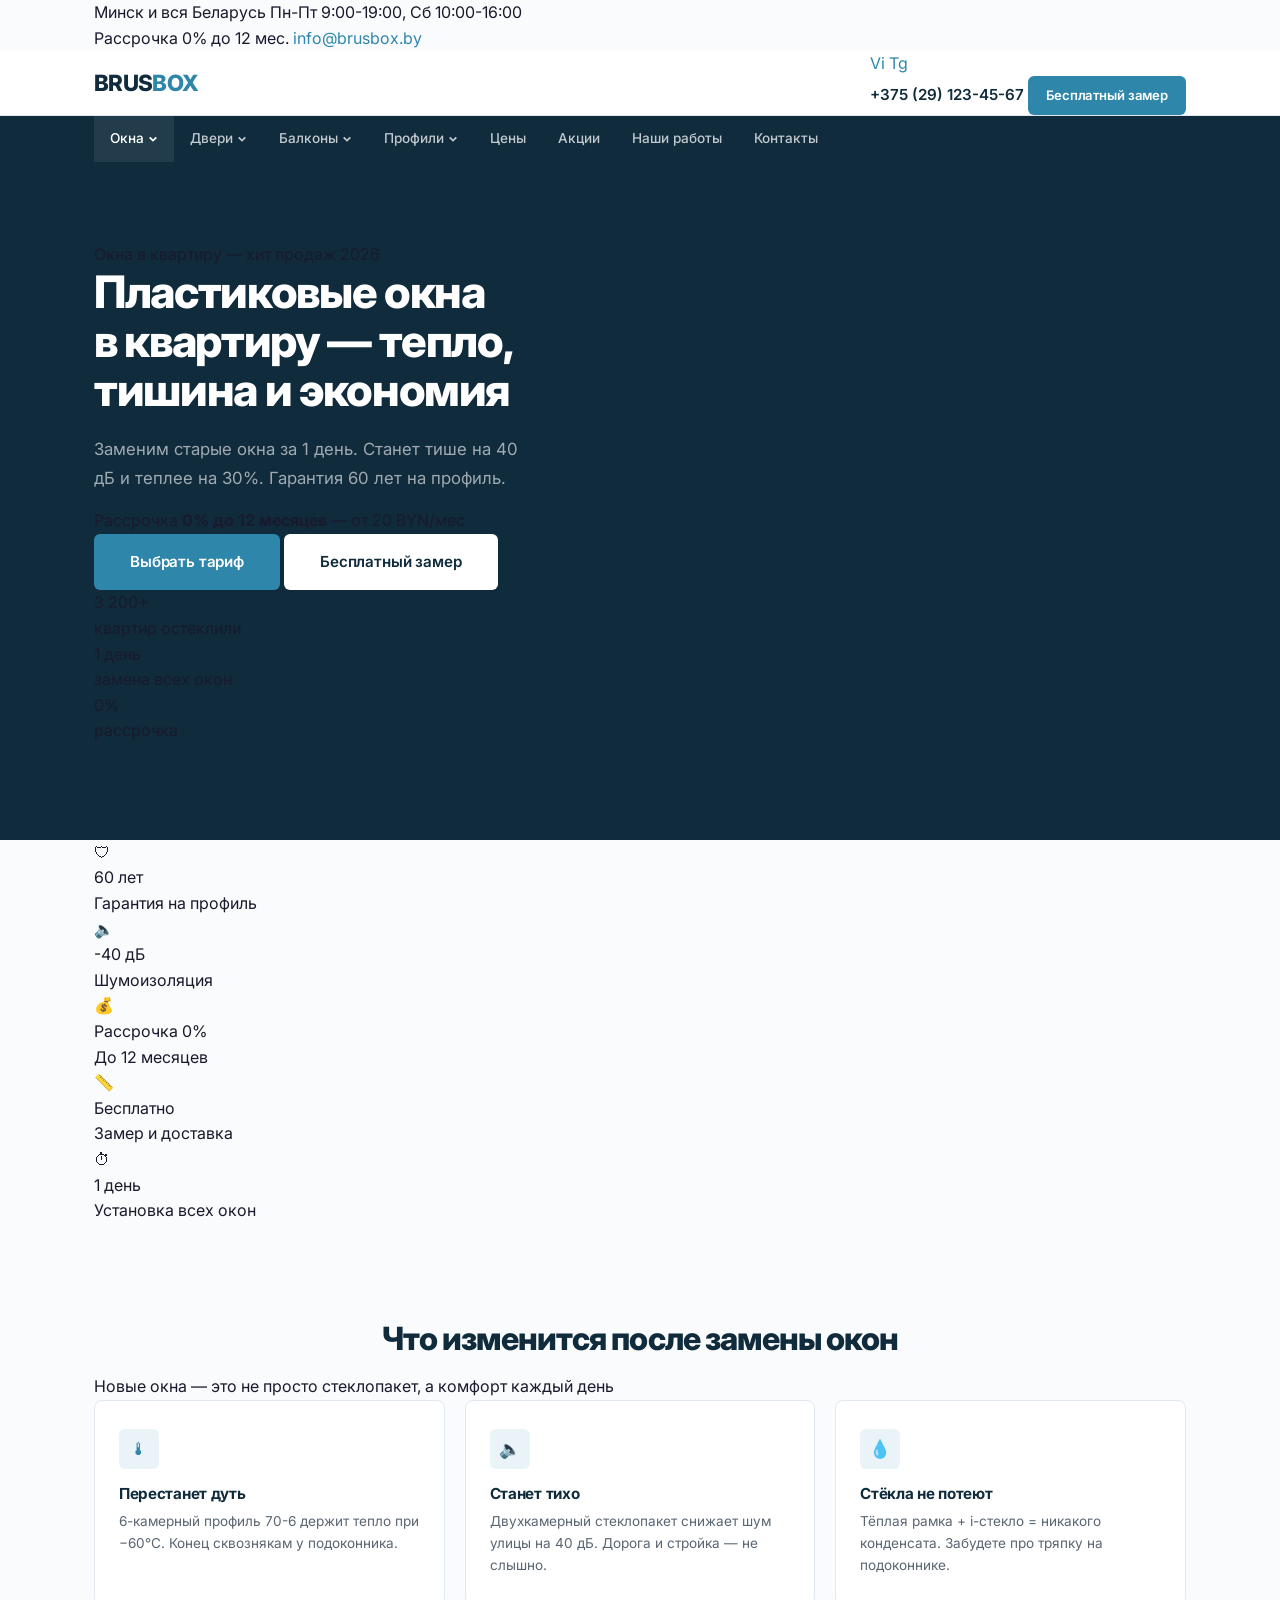
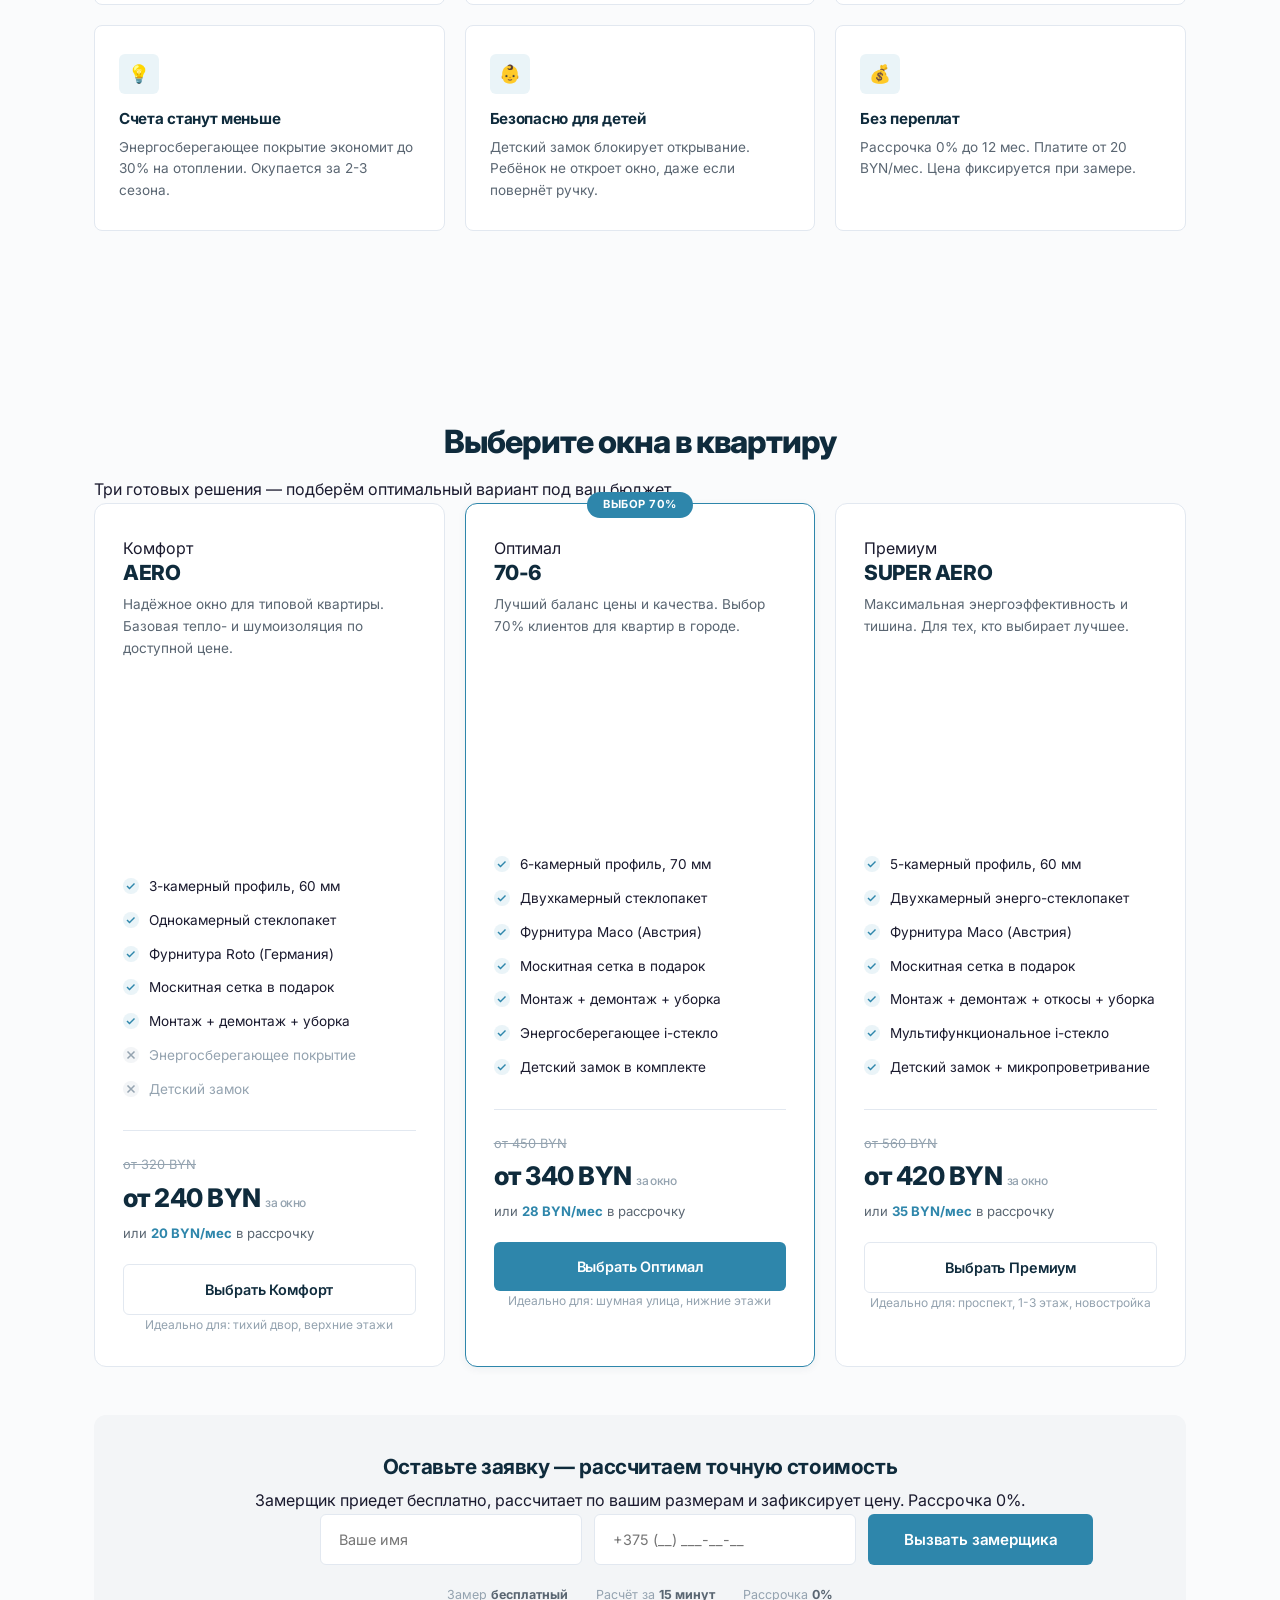
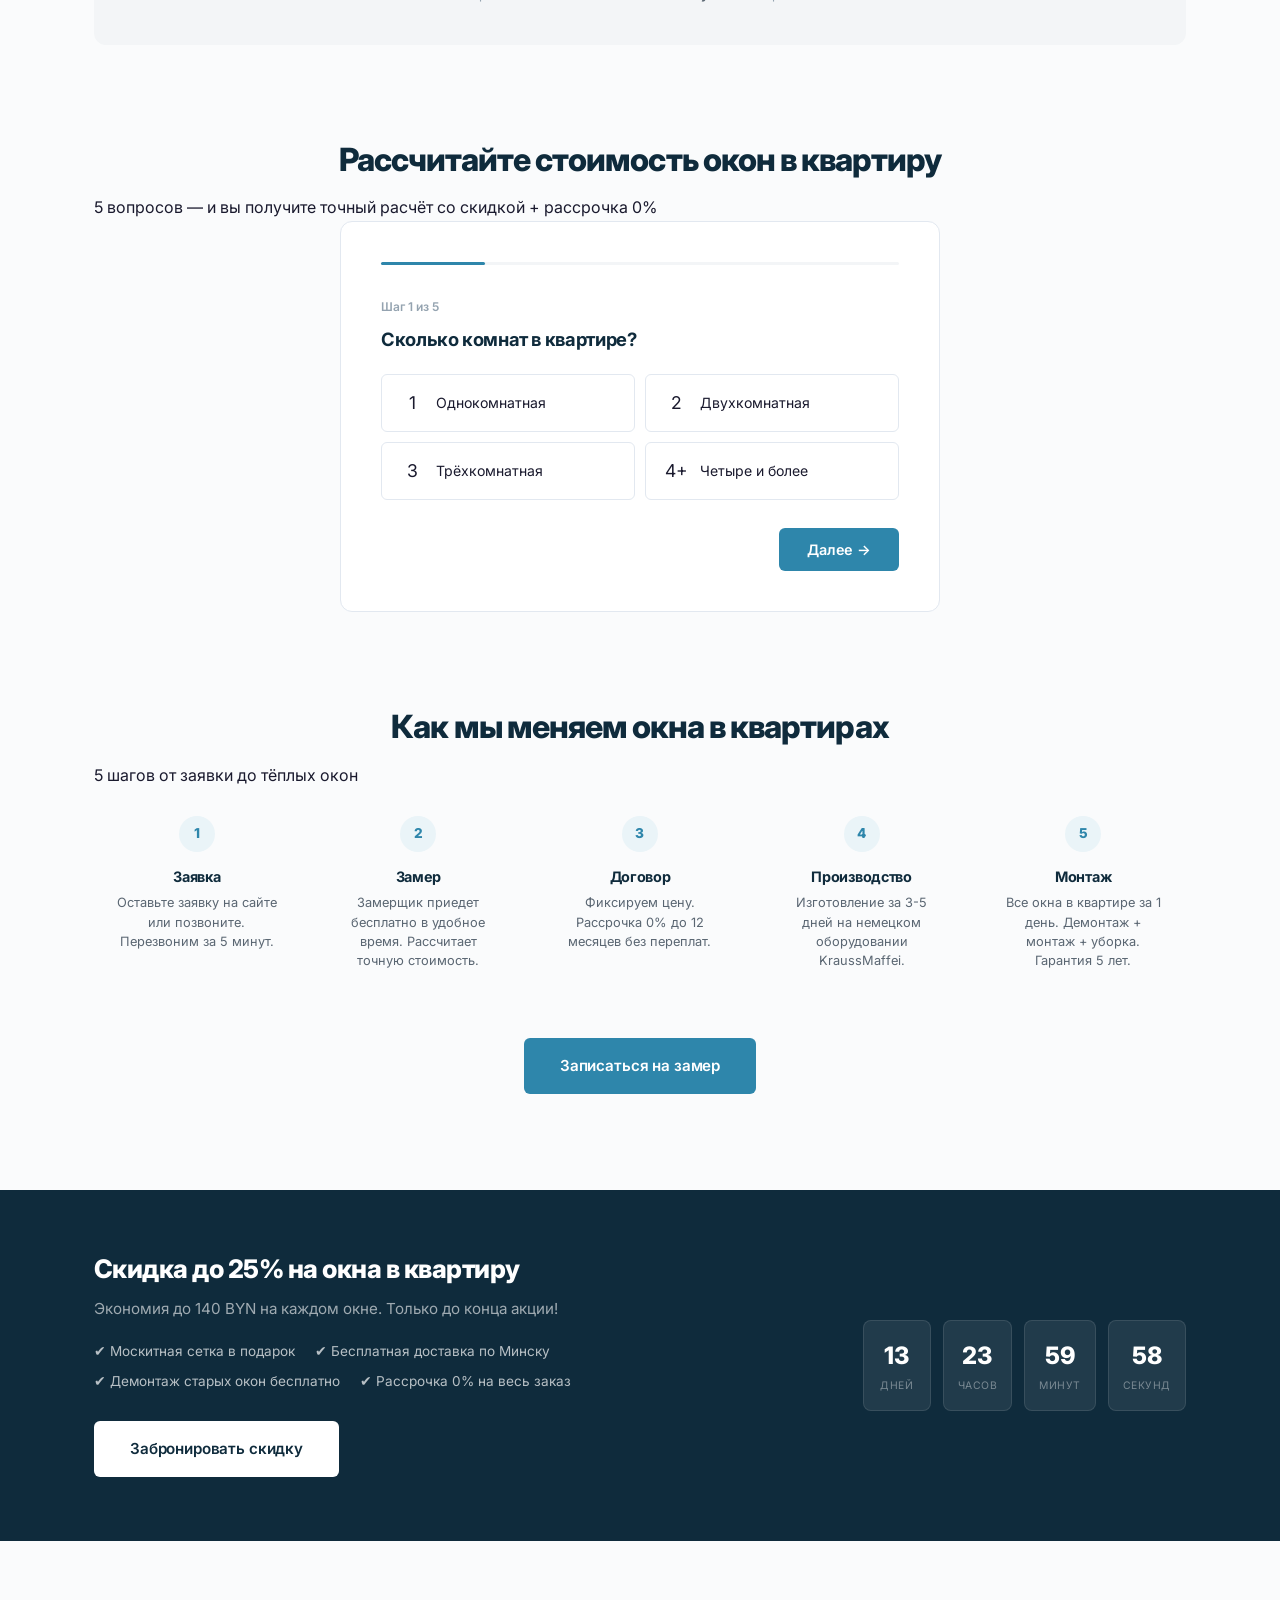
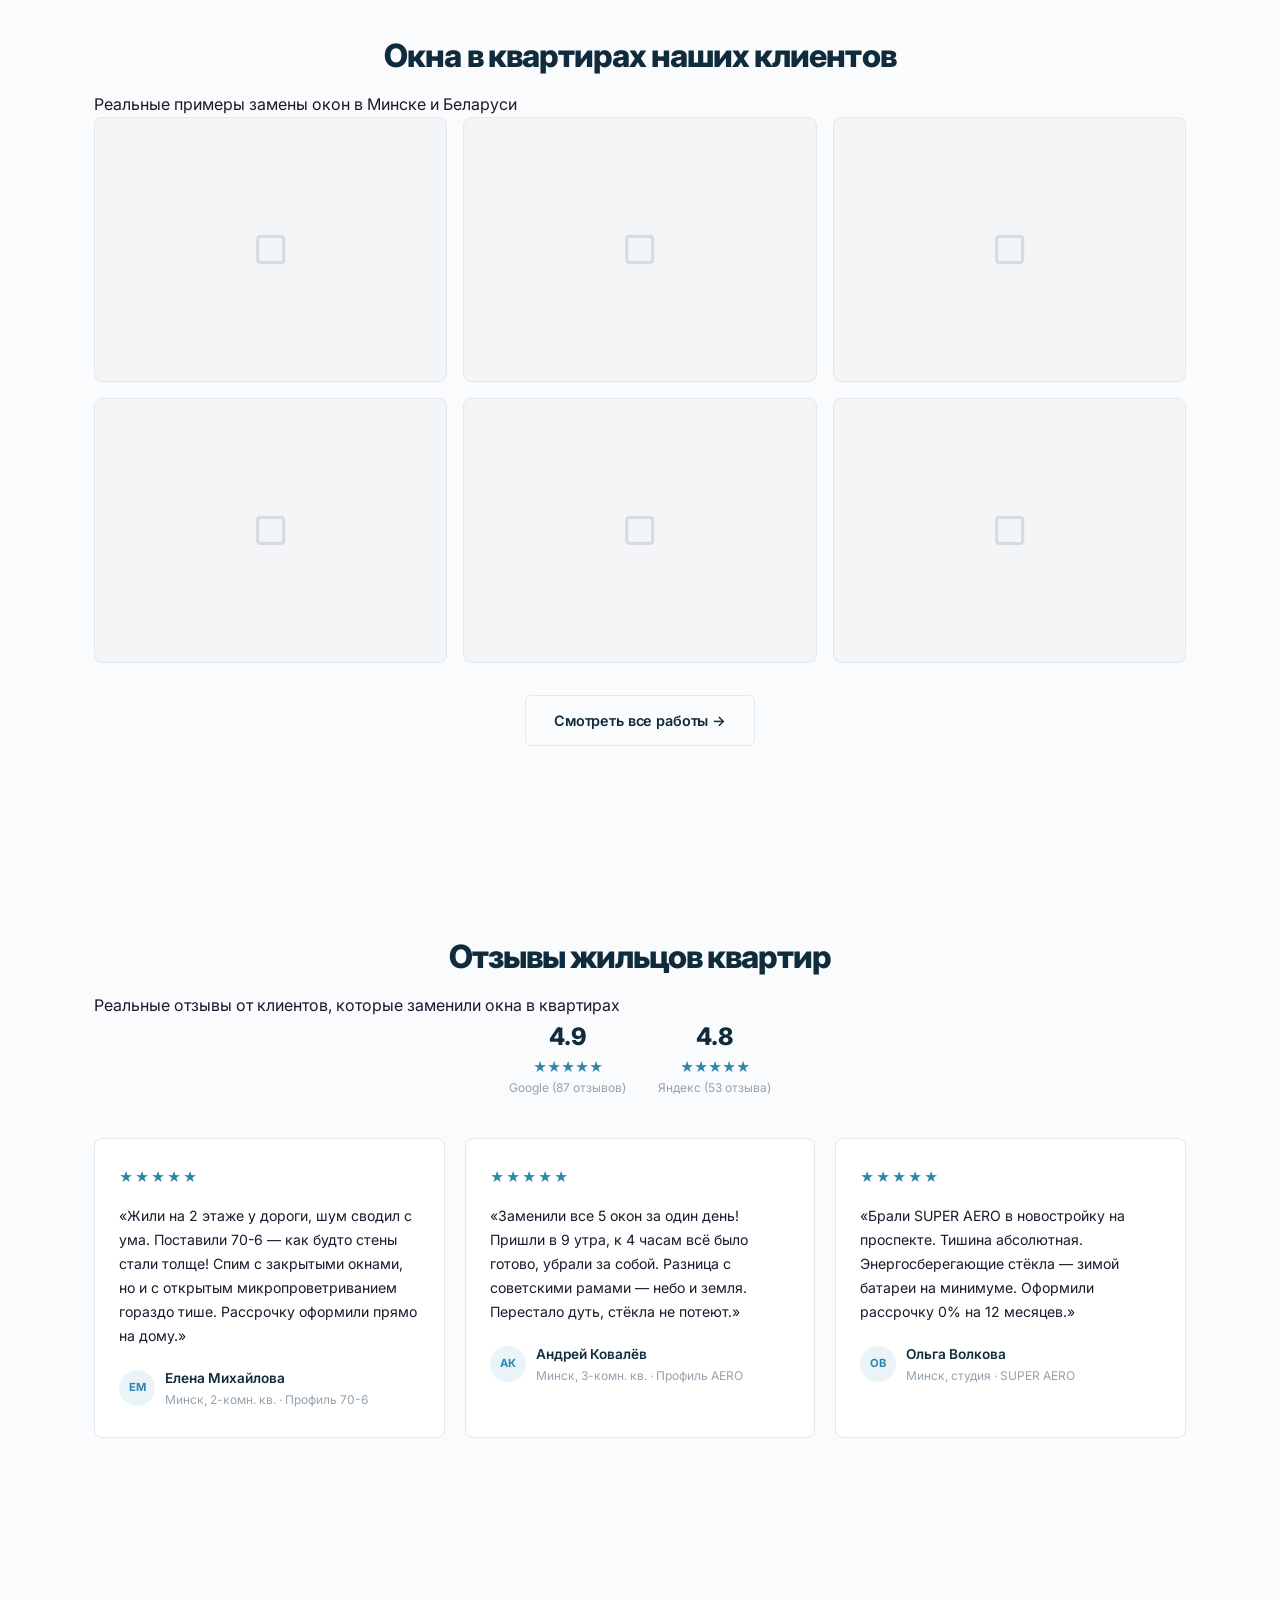
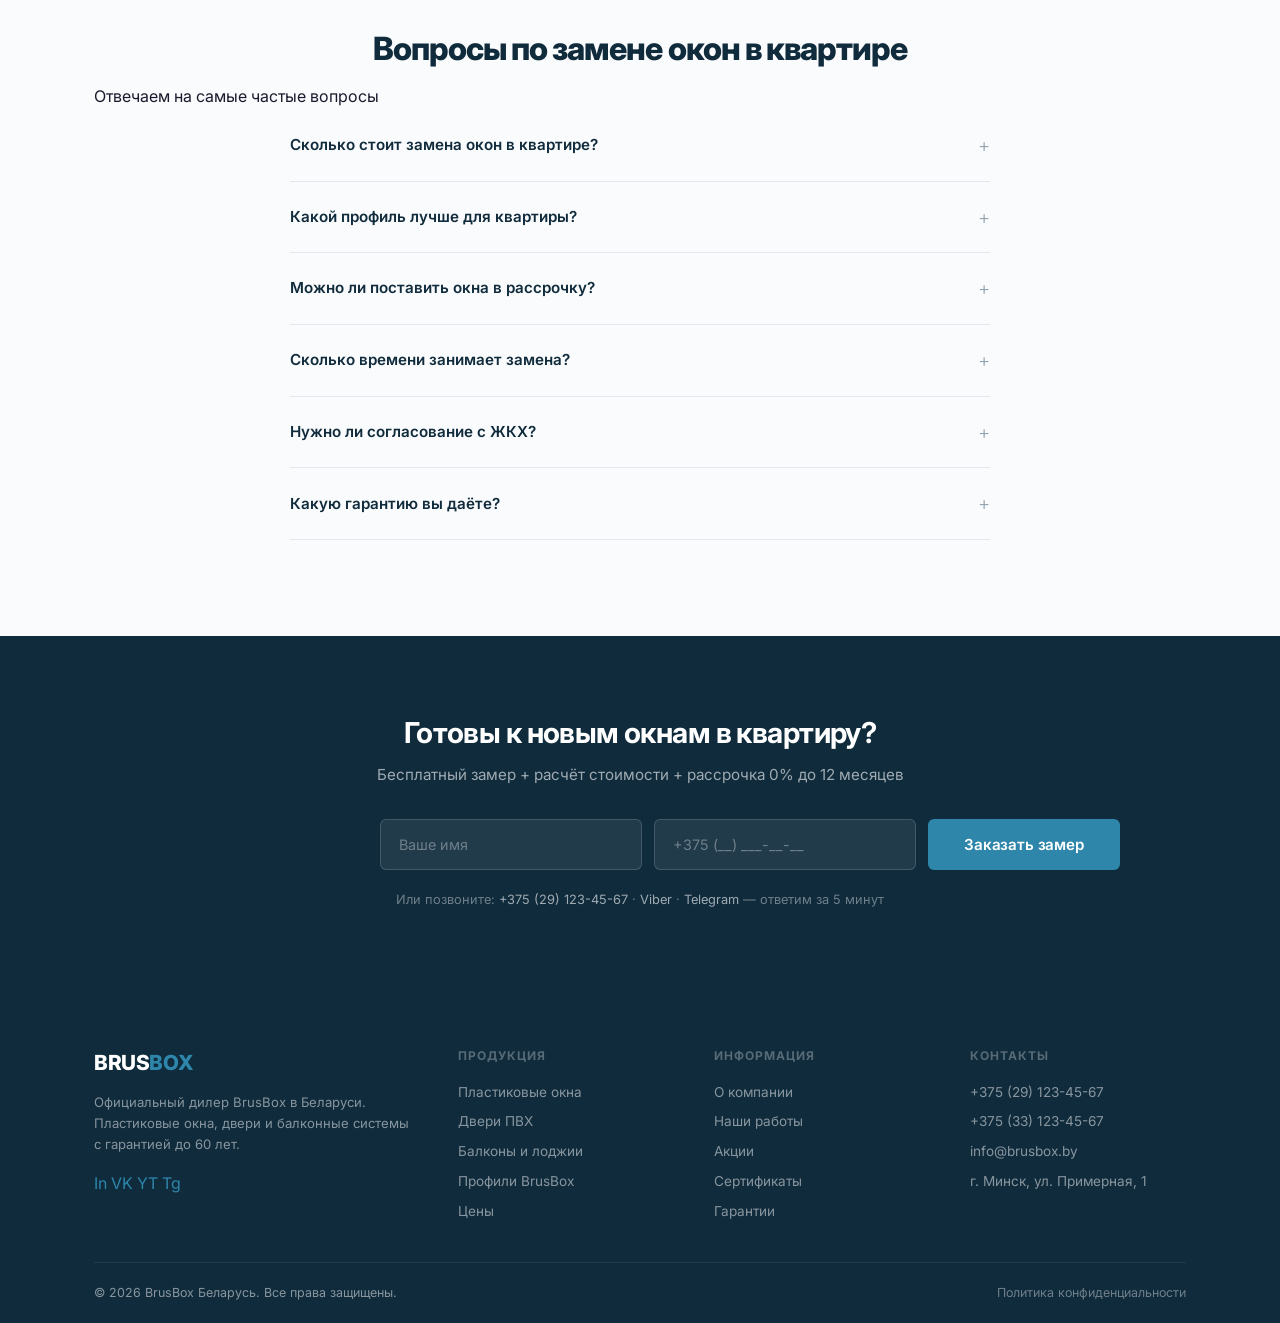
<file: pages/okna-kvartira.html>
<!DOCTYPE html>
<html lang="ru">
<head>
  <meta charset="UTF-8">
  <meta name="viewport" content="width=device-width, initial-scale=1.0">
  <meta name="description" content="Пластиковые окна BrusBox в квартиру — от 240 BYN. Рассрочка 0% до 12 месяцев. Бесплатный замер, установка за 1 день. Гарантия 60 лет.">
  <title>Окна в квартиру BrusBox | Рассрочка 0% — Бесплатный замер в Минске</title>
  <link rel="preconnect" href="https://fonts.googleapis.com">
  <link href="https://fonts.googleapis.com/css2?family=Inter:wght@400;500;600;700;800&display=swap" rel="stylesheet">
  <link rel="stylesheet" href="../css/style.css">
</head>
<body>

  <!-- TOP BAR -->
  <div class="top-bar">
    <div class="container">
      <div class="top-bar__left">
        <span>Минск и вся Беларусь</span>
        <span>Пн-Пт 9:00-19:00, Сб 10:00-16:00</span>
      </div>
      <div class="top-bar__right">
        <span class="top-bar__highlight">Рассрочка 0% до 12 мес.</span>
        <a href="mailto:info@brusbox.by">info@brusbox.by</a>
      </div>
    </div>
  </div>

  <!-- HEADER -->
  <header class="header">
    <div class="container">
      <a href="../index.html" class="header__logo">
        BRUS<span>BOX</span>
      </a>
      <div class="header__contacts">
        <div class="header__messengers">
          <a href="#" title="Viber">Vi</a>
          <a href="#" title="Telegram">Tg</a>
        </div>
        <a href="tel:+375291234567" class="header__phone">+375 (29) 123-45-67</a>
        <a href="#" class="btn btn--primary btn--sm" onclick="openModal('modal-zamer'); return false;">Бесплатный замер</a>
      </div>
    </div>
  </header>

  <!-- NAV -->
  <nav class="nav">
    <div class="container">
      <ul class="nav__menu">
        <li class="nav__item">
          <a href="okna.html" class="nav__link nav__link--active">Окна <svg viewBox="0 0 12 12"><path d="M2 4l4 4 4-4" fill="none" stroke="currentColor" stroke-width="2"/></svg></a>
          <div class="nav__mega">
            <div>
              <div class="nav__mega-title">По назначению</div>
              <a href="okna-kvartira.html">Окна в квартиру <span class="nav__mega-badge nav__mega-badge--hot">хит</span></a>
              <a href="okna-dom.html">Окна в частный дом</a>
              <a href="okna-dacha.html">Окна на дачу</a>
              <a href="okna-office.html">Окна в офис</a>
            </div>
            <div>
              <div class="nav__mega-title">По виду</div>
              <a href="okna-odnos.html">Одностворчатые</a>
              <a href="okna-dvuhs.html">Двухстворчатые</a>
              <a href="okna-trehs.html">Трёхстворчатые</a>
              <a href="okna-panoram.html">Панорамные</a>
              <a href="okna-arka.html">Арочные</a>
            </div>
            <div>
              <div class="nav__mega-title">По задаче</div>
              <a href="okna-energo.html">Энергосберегающие <span class="nav__mega-badge nav__mega-badge--new">экономия</span></a>
              <a href="okna-shumo.html">Шумозащитные</a>
              <a href="okna-cvetnye.html">Цветные / ламинация</a>
              <a href="okna-teplye.html">Тёплые (для дома)</a>
            </div>
            <div>
              <div class="nav__mega-title">По бюджету</div>
              <a href="okna.html#econom">Эконом <span class="nav__mega-price">от 150 BYN</span></a>
              <a href="okna.html#standard">Стандарт <span class="nav__mega-price">от 210 BYN</span></a>
              <a href="okna.html#premium">Премиум <span class="nav__mega-price">от 280 BYN</span></a>
              <a href="akcii.html">Акции и скидки <span class="nav__mega-badge nav__mega-badge--hot">-25%</span></a>
            </div>
            <div class="nav__mega-cta">
              <a href="#quiz" class="btn btn--primary btn--sm">Рассчитать стоимость</a>
              <a href="#" class="btn btn--outline btn--sm" onclick="openModal('modal-zamer'); return false;">Бесплатный замер</a>
            </div>
          </div>
        </li>
        <li class="nav__item">
          <a href="dveri.html" class="nav__link">Двери <svg viewBox="0 0 12 12"><path d="M2 4l4 4 4-4" fill="none" stroke="currentColor" stroke-width="2"/></svg></a>
          <div class="nav__dropdown">
            <a href="dveri.html#vhodnye">Входные двери</a>
            <a href="dveri.html#balkonnye">Балконные двери</a>
            <a href="dveri.html#mezhkomnatnye">Межкомнатные двери</a>
          </div>
        </li>
        <li class="nav__item">
          <a href="balkony.html" class="nav__link">Балконы <svg viewBox="0 0 12 12"><path d="M2 4l4 4 4-4" fill="none" stroke="currentColor" stroke-width="2"/></svg></a>
          <div class="nav__dropdown">
            <a href="balkony.html#teploe">Тёплое остекление</a>
            <a href="balkony.html#holodnoe">Холодное остекление</a>
            <a href="balkony.html#razdvizhnoe">Раздвижное GLIDE</a>
          </div>
        </li>
        <li class="nav__item">
          <a href="profili.html" class="nav__link">Профили <svg viewBox="0 0 12 12"><path d="M2 4l4 4 4-4" fill="none" stroke="currentColor" stroke-width="2"/></svg></a>
          <div class="nav__dropdown">
            <a href="profili.html#aero">AERO</a>
            <a href="profili.html#60-4">60-4</a>
            <a href="profili.html#70-6">70-6</a>
            <a href="profili.html#superaero">SUPER AERO</a>
          </div>
        </li>
        <li class="nav__item"><a href="ceny.html" class="nav__link">Цены</a></li>
        <li class="nav__item"><a href="akcii.html" class="nav__link">Акции</a></li>
        <li class="nav__item"><a href="portfolio.html" class="nav__link">Наши работы</a></li>
        <li class="nav__item"><a href="kontakty.html" class="nav__link">Контакты</a></li>
      </ul>
      <button class="nav__burger" aria-label="Меню">
        <span></span><span></span><span></span>
      </button>
    </div>
  </nav>

  <!-- ============================== -->
  <!-- БЛОК 1: HERO                   -->
  <!-- ============================== -->
  <section class="hero">
    <div class="container">
      <div class="hero__content">
        <div class="hero__badge">Окна в квартиру &mdash; хит продаж 2026</div>
        <h1 class="hero__title">Пластиковые окна <span>в&nbsp;квартиру</span> &mdash; тепло, тишина и&nbsp;экономия</h1>
        <p class="hero__text">Заменим старые окна за 1 день. Станет тише на 40 дБ и теплее на 30%. Гарантия 60 лет на профиль.</p>
        <div class="hero__installment">
          Рассрочка <strong>0% до 12 месяцев</strong> &mdash; от 20 BYN/мес
        </div>
        <div class="hero__buttons">
          <a href="#tariffs" class="btn btn--primary btn--lg">Выбрать тариф</a>
          <a href="#" class="btn btn--white btn--lg" onclick="openModal('modal-zamer'); return false;">Бесплатный замер</a>
        </div>
        <div class="hero__stats">
          <div class="hero__stat">
            <div class="hero__stat-value">3 200+</div>
            <div class="hero__stat-label">квартир остеклили</div>
          </div>
          <div class="hero__stat">
            <div class="hero__stat-value">1 день</div>
            <div class="hero__stat-label">замена всех окон</div>
          </div>
          <div class="hero__stat">
            <div class="hero__stat-value">0%</div>
            <div class="hero__stat-label">рассрочка</div>
          </div>
        </div>
      </div>
      <div class="hero__visual">
        <div class="hero__window"></div>
      </div>
    </div>
  </section>

  <!-- TRUST BAR -->
  <section class="trust-bar">
    <div class="container">
      <div class="trust-item">
        <div class="trust-item__icon">&#128737;</div>
        <div class="trust-item__text">
          <div class="trust-item__value">60 лет</div>
          Гарантия на профиль
        </div>
      </div>
      <div class="trust-item">
        <div class="trust-item__icon">&#128264;</div>
        <div class="trust-item__text">
          <div class="trust-item__value">-40 дБ</div>
          Шумоизоляция
        </div>
      </div>
      <div class="trust-item">
        <div class="trust-item__icon">&#128176;</div>
        <div class="trust-item__text">
          <div class="trust-item__value">Рассрочка 0%</div>
          До 12 месяцев
        </div>
      </div>
      <div class="trust-item">
        <div class="trust-item__icon">&#128207;</div>
        <div class="trust-item__text">
          <div class="trust-item__value">Бесплатно</div>
          Замер и доставка
        </div>
      </div>
      <div class="trust-item">
        <div class="trust-item__icon">&#9201;</div>
        <div class="trust-item__text">
          <div class="trust-item__value">1 день</div>
          Установка всех окон
        </div>
      </div>
    </div>
  </section>

  <!-- ============================== -->
  <!-- БЛОК 2: ЧТО ВЫ ПОЛУЧИТЕ       -->
  <!-- ============================== -->
  <section class="section">
    <div class="container">
      <h2 class="section-title">Что изменится после замены окон</h2>
      <p class="section-subtitle">Новые окна &mdash; это не просто стеклопакет, а комфорт каждый день</p>
      <div class="benefits-grid">
        <div class="benefit-card">
          <div class="benefit-card__icon">&#127777;</div>
          <div>
            <h3 class="benefit-card__title">Перестанет дуть</h3>
            <p class="benefit-card__text">6-камерный профиль 70-6 держит тепло при &minus;60&deg;C. Конец сквознякам у подоконника.</p>
          </div>
        </div>
        <div class="benefit-card">
          <div class="benefit-card__icon">&#128264;</div>
          <div>
            <h3 class="benefit-card__title">Станет тихо</h3>
            <p class="benefit-card__text">Двухкамерный стеклопакет снижает шум улицы на 40 дБ. Дорога и стройка &mdash; не слышно.</p>
          </div>
        </div>
        <div class="benefit-card">
          <div class="benefit-card__icon">&#128167;</div>
          <div>
            <h3 class="benefit-card__title">Стёкла не потеют</h3>
            <p class="benefit-card__text">Тёплая рамка + i-стекло = никакого конденсата. Забудете про тряпку на подоконнике.</p>
          </div>
        </div>
        <div class="benefit-card">
          <div class="benefit-card__icon">&#128161;</div>
          <div>
            <h3 class="benefit-card__title">Счета станут меньше</h3>
            <p class="benefit-card__text">Энергосберегающее покрытие экономит до 30% на отоплении. Окупается за 2-3 сезона.</p>
          </div>
        </div>
        <div class="benefit-card">
          <div class="benefit-card__icon">&#128118;</div>
          <div>
            <h3 class="benefit-card__title">Безопасно для детей</h3>
            <p class="benefit-card__text">Детский замок блокирует открывание. Ребёнок не откроет окно, даже если повернёт ручку.</p>
          </div>
        </div>
        <div class="benefit-card">
          <div class="benefit-card__icon">&#128176;</div>
          <div>
            <h3 class="benefit-card__title">Без переплат</h3>
            <p class="benefit-card__text">Рассрочка 0% до 12 мес. Платите от 20 BYN/мес. Цена фиксируется при замере.</p>
          </div>
        </div>
      </div>
    </div>
  </section>

  <!-- ============================== -->
  <!-- БЛОК 3: ТРИ ТАРИФА             -->
  <!-- ============================== -->
  <section class="tariffs" id="tariffs">
    <div class="container">
      <h2 class="section-title">Выберите окна в квартиру</h2>
      <p class="section-subtitle">Три готовых решения &mdash; подберём оптимальный вариант под ваш бюджет</p>

      <!-- Табы для мобильных -->
      <div class="tariffs__tabs">
        <button class="tariffs__tab">Комфорт</button>
        <button class="tariffs__tab tariffs__tab--popular">Оптимал</button>
        <button class="tariffs__tab">Премиум</button>
      </div>

      <div class="tariffs__grid">
        <!-- Комфорт — AERO -->
        <div class="tariff-card">
          <div class="tariff-card__segment tariff-card__segment--eco">Комфорт</div>
          <h3 class="tariff-card__name">AERO</h3>
          <p class="tariff-card__desc">Надёжное окно для типовой квартиры. Базовая тепло- и шумоизоляция по доступной цене.</p>
          <div class="tariff-card__visual">
            <div class="hero__window" style="max-width:140px;border-width:4px;aspect-ratio:3/4;"></div>
          </div>
          <ul class="tariff-card__features">
            <li class="tariff-card__feature">3-камерный профиль, 60 мм</li>
            <li class="tariff-card__feature">Однокамерный стеклопакет</li>
            <li class="tariff-card__feature">Фурнитура Roto (Германия)</li>
            <li class="tariff-card__feature">Москитная сетка в подарок</li>
            <li class="tariff-card__feature">Монтаж + демонтаж + уборка</li>
            <li class="tariff-card__feature tariff-card__feature--na">Энергосберегающее покрытие</li>
            <li class="tariff-card__feature tariff-card__feature--na">Детский замок</li>
          </ul>
          <div class="tariff-card__pricing">
            <div class="tariff-card__old-price">от 320 BYN</div>
            <div class="tariff-card__price">от 240 BYN <small>за окно</small></div>
            <div class="tariff-card__installment">или <strong>20 BYN/мес</strong> в рассрочку</div>
          </div>
          <div class="tariff-card__actions">
            <a href="#tariff-form" class="btn btn--outline btn--full">Выбрать Комфорт</a>
          </div>
          <p class="tariff-card__note">Идеально для: тихий двор, верхние этажи</p>
        </div>

        <!-- Оптимал — 70-6 (популярный) -->
        <div class="tariff-card tariff-card--popular">
          <div class="tariff-card__segment tariff-card__segment--std">Оптимал</div>
          <h3 class="tariff-card__name">70-6</h3>
          <p class="tariff-card__desc">Лучший баланс цены и качества. Выбор 70% клиентов для квартир в&nbsp;городе.</p>
          <div class="tariff-card__visual">
            <div class="hero__window" style="max-width:140px;border-width:4px;aspect-ratio:3/4;"></div>
          </div>
          <ul class="tariff-card__features">
            <li class="tariff-card__feature">6-камерный профиль, 70 мм</li>
            <li class="tariff-card__feature">Двухкамерный стеклопакет</li>
            <li class="tariff-card__feature">Фурнитура Maco (Австрия)</li>
            <li class="tariff-card__feature">Москитная сетка в подарок</li>
            <li class="tariff-card__feature">Монтаж + демонтаж + уборка</li>
            <li class="tariff-card__feature">Энергосберегающее i-стекло</li>
            <li class="tariff-card__feature">Детский замок в комплекте</li>
          </ul>
          <div class="tariff-card__pricing">
            <div class="tariff-card__old-price">от 450 BYN</div>
            <div class="tariff-card__price">от 340 BYN <small>за окно</small></div>
            <div class="tariff-card__installment">или <strong>28 BYN/мес</strong> в рассрочку</div>
          </div>
          <div class="tariff-card__actions">
            <a href="#tariff-form" class="btn btn--primary btn--full">Выбрать Оптимал</a>
          </div>
          <p class="tariff-card__note">Идеально для: шумная улица, нижние этажи</p>
        </div>

        <!-- Премиум — SUPER AERO -->
        <div class="tariff-card">
          <div class="tariff-card__segment tariff-card__segment--pro">Премиум</div>
          <h3 class="tariff-card__name">SUPER AERO</h3>
          <p class="tariff-card__desc">Максимальная энергоэффективность и тишина. Для тех, кто выбирает лучшее.</p>
          <div class="tariff-card__visual">
            <div class="hero__window" style="max-width:140px;border-width:4px;aspect-ratio:3/4;"></div>
          </div>
          <ul class="tariff-card__features">
            <li class="tariff-card__feature">5-камерный профиль, 60 мм</li>
            <li class="tariff-card__feature">Двухкамерный энерго-стеклопакет</li>
            <li class="tariff-card__feature">Фурнитура Maco (Австрия)</li>
            <li class="tariff-card__feature">Москитная сетка в подарок</li>
            <li class="tariff-card__feature">Монтаж + демонтаж + откосы + уборка</li>
            <li class="tariff-card__feature">Мультифункциональное i-стекло</li>
            <li class="tariff-card__feature">Детский замок + микропроветривание</li>
          </ul>
          <div class="tariff-card__pricing">
            <div class="tariff-card__old-price">от 560 BYN</div>
            <div class="tariff-card__price">от 420 BYN <small>за окно</small></div>
            <div class="tariff-card__installment">или <strong>35 BYN/мес</strong> в рассрочку</div>
          </div>
          <div class="tariff-card__actions">
            <a href="#tariff-form" class="btn btn--outline btn--full">Выбрать Премиум</a>
          </div>
          <p class="tariff-card__note">Идеально для: проспект, 1-3 этаж, новостройка</p>
        </div>
      </div>

      <!-- Открытая форма под тарифами -->
      <div class="tariff-form" id="tariff-form">
        <h3 class="tariff-form__title">Оставьте заявку &mdash; рассчитаем точную стоимость</h3>
        <p class="tariff-form__text">Замерщик приедет бесплатно, рассчитает по вашим размерам и зафиксирует цену. Рассрочка 0%.</p>
        <form data-form="tariff">
          <div class="tariff-form__row">
            <input type="text" name="name" class="tariff-form__input" placeholder="Ваше имя" required>
            <input type="tel" name="phone" class="tariff-form__input" placeholder="+375 (__) ___-__-__" required>
            <button type="submit" class="btn btn--primary btn--lg">Вызвать замерщика</button>
          </div>
        </form>
        <div class="tariff-form__hints">
          <div class="tariff-form__hint">Замер <strong>бесплатный</strong></div>
          <div class="tariff-form__hint">Расчёт за <strong>15 минут</strong></div>
          <div class="tariff-form__hint">Рассрочка <strong>0%</strong></div>
        </div>
      </div>
    </div>
  </section>

  <!-- ============================== -->
  <!-- БЛОК 4: КВИЗ                   -->
  <!-- ============================== -->
  <section class="quiz section--gray" id="quiz">
    <div class="container">
      <h2 class="section-title">Рассчитайте стоимость окон в квартиру</h2>
      <p class="section-subtitle">5 вопросов — и вы получите точный расчёт со скидкой + рассрочка 0%</p>
      <div class="quiz__wrapper">
        <div class="quiz__progress">
          <div class="quiz__progress-bar" style="width:20%"></div>
        </div>

        <div class="quiz__step active">
          <div class="quiz__step-number">Шаг 1 из 5</div>
          <h3 class="quiz__question">Сколько комнат в квартире?</h3>
          <div class="quiz__options">
            <div class="quiz__option" data-value="1">
              <div class="quiz__option-icon">1</div>
              Однокомнатная
            </div>
            <div class="quiz__option" data-value="2">
              <div class="quiz__option-icon">2</div>
              Двухкомнатная
            </div>
            <div class="quiz__option" data-value="3">
              <div class="quiz__option-icon">3</div>
              Трёхкомнатная
            </div>
            <div class="quiz__option" data-value="4+">
              <div class="quiz__option-icon">4+</div>
              Четыре и более
            </div>
          </div>
          <div class="quiz__nav">
            <div></div>
            <button class="btn btn--primary" onclick="quizNext()">Далее &rarr;</button>
          </div>
        </div>

        <div class="quiz__step">
          <div class="quiz__step-number">Шаг 2 из 5</div>
          <h3 class="quiz__question">Что важнее всего?</h3>
          <div class="quiz__options">
            <div class="quiz__option" data-value="teplo">
              <div class="quiz__option-icon">&#127777;</div>
              Тепло (дует из окон)
            </div>
            <div class="quiz__option" data-value="shum">
              <div class="quiz__option-icon">&#128264;</div>
              Тишина (шумная улица)
            </div>
            <div class="quiz__option" data-value="cena">
              <div class="quiz__option-icon">&#128176;</div>
              Доступная цена
            </div>
            <div class="quiz__option" data-value="vse">
              <div class="quiz__option-icon">&#11088;</div>
              Всё по максимуму
            </div>
          </div>
          <div class="quiz__nav">
            <button class="btn btn--outline btn--sm" onclick="quizPrev()">&larr; Назад</button>
            <button class="btn btn--primary" onclick="quizNext()">Далее &rarr;</button>
          </div>
        </div>

        <div class="quiz__step">
          <div class="quiz__step-number">Шаг 3 из 5</div>
          <h3 class="quiz__question">Сколько окон нужно заменить?</h3>
          <div class="quiz__options">
            <div class="quiz__option" data-value="1-2">
              <div class="quiz__option-icon">1-2</div>
              окна
            </div>
            <div class="quiz__option" data-value="3-5">
              <div class="quiz__option-icon">3-5</div>
              окон
            </div>
            <div class="quiz__option" data-value="6-8">
              <div class="quiz__option-icon">6-8</div>
              окон
            </div>
            <div class="quiz__option" data-value="ne-znayu">
              <div class="quiz__option-icon">?</div>
              Не знаю точно
            </div>
          </div>
          <div class="quiz__nav">
            <button class="btn btn--outline btn--sm" onclick="quizPrev()">&larr; Назад</button>
            <button class="btn btn--primary" onclick="quizNext()">Далее &rarr;</button>
          </div>
        </div>

        <div class="quiz__step">
          <div class="quiz__step-number">Шаг 4 из 5</div>
          <h3 class="quiz__question">Когда планируете замену?</h3>
          <div class="quiz__options">
            <div class="quiz__option" data-value="asap">
              <div class="quiz__option-icon">&#9889;</div>
              Как можно скорее
            </div>
            <div class="quiz__option" data-value="month">
              <div class="quiz__option-icon">&#128197;</div>
              В течение месяца
            </div>
            <div class="quiz__option" data-value="quarter">
              <div class="quiz__option-icon">&#128198;</div>
              В течение 3 месяцев
            </div>
            <div class="quiz__option" data-value="later">
              <div class="quiz__option-icon">&#128172;</div>
              Узнаю цены заранее
            </div>
          </div>
          <div class="quiz__nav">
            <button class="btn btn--outline btn--sm" onclick="quizPrev()">&larr; Назад</button>
            <button class="btn btn--primary" onclick="quizNext()">Далее &rarr;</button>
          </div>
        </div>

        <div class="quiz__step">
          <div class="quiz__step-number">Шаг 5 из 5</div>
          <div class="quiz__form">
            <h3 class="quiz__form-title">Ваш расчёт почти готов!</h3>
            <p class="quiz__form-text">Оставьте контакты и получите точную стоимость со скидкой 10%. Доступна рассрочка 0% до 12 мес.</p>
            <form class="quiz__final-form">
              <div class="quiz__inputs">
                <input type="text" name="name" class="quiz__input" placeholder="Ваше имя" required>
                <input type="tel" name="phone" class="quiz__input" placeholder="+375 (__) ___-__-__" required>
              </div>
              <button type="submit" class="btn btn--primary btn--lg" style="width:100%">Получить расчёт со скидкой</button>
              <p class="quiz__privacy">Нажимая кнопку, вы соглашаетесь с <a href="#">политикой конфиденциальности</a></p>
            </form>
          </div>
          <div class="quiz__nav" style="margin-top:16px">
            <button class="btn btn--outline btn--sm" onclick="quizPrev()">&larr; Назад</button>
            <div></div>
          </div>
        </div>
      </div>
    </div>
  </section>

  <!-- ============================== -->
  <!-- БЛОК 5: ЭТАПЫ РАБОТЫ           -->
  <!-- ============================== -->
  <section class="section">
    <div class="container">
      <h2 class="section-title">Как мы меняем окна в квартирах</h2>
      <p class="section-subtitle">5 шагов от заявки до тёплых окон</p>
      <div class="steps-grid">
        <div class="step-card">
          <div class="step-card__number">1</div>
          <h3 class="step-card__title">Заявка</h3>
          <p class="step-card__text">Оставьте заявку на сайте или позвоните. Перезвоним за 5 минут.</p>
        </div>
        <div class="step-card">
          <div class="step-card__number">2</div>
          <h3 class="step-card__title">Замер</h3>
          <p class="step-card__text">Замерщик приедет бесплатно в удобное время. Рассчитает точную стоимость.</p>
        </div>
        <div class="step-card">
          <div class="step-card__number">3</div>
          <h3 class="step-card__title">Договор</h3>
          <p class="step-card__text">Фиксируем цену. Рассрочка 0% до 12 месяцев без переплат.</p>
        </div>
        <div class="step-card">
          <div class="step-card__number">4</div>
          <h3 class="step-card__title">Производство</h3>
          <p class="step-card__text">Изготовление за 3-5 дней на немецком оборудовании KraussMaffei.</p>
        </div>
        <div class="step-card">
          <div class="step-card__number">5</div>
          <h3 class="step-card__title">Монтаж</h3>
          <p class="step-card__text">Все окна в квартире за 1 день. Демонтаж + монтаж + уборка. Гарантия 5 лет.</p>
        </div>
      </div>
      <div style="text-align:center; margin-top:40px;">
        <a href="#" class="btn btn--primary btn--lg" onclick="openModal('modal-zamer'); return false;">Записаться на замер</a>
      </div>
    </div>
  </section>

  <!-- ============================== -->
  <!-- БЛОК 6: АКЦИЯ + ТАЙМЕР         -->
  <!-- ============================== -->
  <section class="promo">
    <div class="container">
      <div class="promo__content">
        <h2 class="promo__title">Скидка до 25% на окна в квартиру</h2>
        <p class="promo__text">Экономия до 140 BYN на каждом окне. Только до конца акции!</p>
        <div class="promo__features">
          <div class="promo__feature">&#10004; Москитная сетка в подарок</div>
          <div class="promo__feature">&#10004; Бесплатная доставка по Минску</div>
          <div class="promo__feature">&#10004; Демонтаж старых окон бесплатно</div>
          <div class="promo__feature">&#10004; Рассрочка 0% на весь заказ</div>
        </div>
        <div style="margin-top:24px;">
          <a href="#" class="btn btn--white btn--lg" onclick="openModal('modal-akciya'); return false;">Забронировать скидку</a>
        </div>
      </div>
      <div class="promo__timer">
        <div class="timer-block">
          <div class="timer-block__value" data-days>14</div>
          <div class="timer-block__label">дней</div>
        </div>
        <div class="timer-block">
          <div class="timer-block__value" data-hours>00</div>
          <div class="timer-block__label">часов</div>
        </div>
        <div class="timer-block">
          <div class="timer-block__value" data-minutes>00</div>
          <div class="timer-block__label">минут</div>
        </div>
        <div class="timer-block">
          <div class="timer-block__value" data-seconds>00</div>
          <div class="timer-block__label">секунд</div>
        </div>
      </div>
    </div>
  </section>

  <!-- ============================== -->
  <!-- БЛОК 7: ПОРТФОЛИО              -->
  <!-- ============================== -->
  <section class="section">
    <div class="container">
      <h2 class="section-title">Окна в квартирах наших клиентов</h2>
      <p class="section-subtitle">Реальные примеры замены окон в Минске и Беларуси</p>
      <div class="portfolio-grid">
        <div class="portfolio-card">
          <div class="portfolio-card__placeholder">&#9634;</div>
          <div class="portfolio-card__overlay">
            <div class="portfolio-card__title">1-комн. кв., 2 окна</div>
            <div class="portfolio-card__location">Минск, Каменная Горка</div>
          </div>
        </div>
        <div class="portfolio-card">
          <div class="portfolio-card__placeholder">&#9634;</div>
          <div class="portfolio-card__overlay">
            <div class="portfolio-card__title">3-комн. кв., 5 окон</div>
            <div class="portfolio-card__location">Минск, Фрунзенский р-н</div>
          </div>
        </div>
        <div class="portfolio-card">
          <div class="portfolio-card__placeholder">&#9634;</div>
          <div class="portfolio-card__overlay">
            <div class="portfolio-card__title">2-комн. кв., 4 окна</div>
            <div class="portfolio-card__location">Брест, центр</div>
          </div>
        </div>
        <div class="portfolio-card">
          <div class="portfolio-card__placeholder">&#9634;</div>
          <div class="portfolio-card__overlay">
            <div class="portfolio-card__title">Студия, 3 окна</div>
            <div class="portfolio-card__location">Минск, Новая Боровая</div>
          </div>
        </div>
        <div class="portfolio-card">
          <div class="portfolio-card__placeholder">&#9634;</div>
          <div class="portfolio-card__overlay">
            <div class="portfolio-card__title">2-комн. кв., 3 окна</div>
            <div class="portfolio-card__location">Гомель</div>
          </div>
        </div>
        <div class="portfolio-card">
          <div class="portfolio-card__placeholder">&#9634;</div>
          <div class="portfolio-card__overlay">
            <div class="portfolio-card__title">4-комн. кв., 7 окон</div>
            <div class="portfolio-card__location">Минск, Уручье</div>
          </div>
        </div>
      </div>
      <div style="text-align:center; margin-top:32px;">
        <a href="portfolio.html" class="btn btn--outline">Смотреть все работы &rarr;</a>
      </div>
    </div>
  </section>

  <!-- ============================== -->
  <!-- БЛОК 8: ОТЗЫВЫ                 -->
  <!-- ============================== -->
  <section class="section section--gray">
    <div class="container">
      <h2 class="section-title">Отзывы жильцов квартир</h2>
      <p class="section-subtitle">Реальные отзывы от клиентов, которые заменили окна в квартирах</p>
      <div class="reviews-platforms" style="display:flex;justify-content:center;gap:32px;margin-bottom:40px;">
        <div style="text-align:center;">
          <div style="font-size:1.5rem;font-weight:800;color:var(--dark);">4.9</div>
          <div style="color:var(--accent);font-size:0.85rem;">&#9733;&#9733;&#9733;&#9733;&#9733;</div>
          <div style="font-size:0.75rem;color:var(--text-muted);">Google (87 отзывов)</div>
        </div>
        <div style="text-align:center;">
          <div style="font-size:1.5rem;font-weight:800;color:var(--dark);">4.8</div>
          <div style="color:var(--accent);font-size:0.85rem;">&#9733;&#9733;&#9733;&#9733;&#9733;</div>
          <div style="font-size:0.75rem;color:var(--text-muted);">Яндекс (53 отзыва)</div>
        </div>
      </div>
      <div class="reviews-grid">
        <div class="review-card">
          <div class="review-card__stars">&#9733;&#9733;&#9733;&#9733;&#9733;</div>
          <p class="review-card__text">&laquo;Жили на 2 этаже у дороги, шум сводил с ума. Поставили 70-6 &mdash; как будто стены стали толще! Спим с закрытыми окнами, но и с открытым микропроветриванием гораздо тише. Рассрочку оформили прямо на дому.&raquo;</p>
          <div class="review-card__author">
            <div class="review-card__avatar">ЕМ</div>
            <div>
              <div class="review-card__name">Елена Михайлова</div>
              <div class="review-card__meta">Минск, 2-комн. кв. &middot; Профиль 70-6</div>
            </div>
          </div>
        </div>
        <div class="review-card">
          <div class="review-card__stars">&#9733;&#9733;&#9733;&#9733;&#9733;</div>
          <p class="review-card__text">&laquo;Заменили все 5 окон за один день! Пришли в 9 утра, к 4 часам всё было готово, убрали за собой. Разница с советскими рамами &mdash; небо и земля. Перестало дуть, стёкла не потеют.&raquo;</p>
          <div class="review-card__author">
            <div class="review-card__avatar">АК</div>
            <div>
              <div class="review-card__name">Андрей Ковалёв</div>
              <div class="review-card__meta">Минск, 3-комн. кв. &middot; Профиль AERO</div>
            </div>
          </div>
        </div>
        <div class="review-card">
          <div class="review-card__stars">&#9733;&#9733;&#9733;&#9733;&#9733;</div>
          <p class="review-card__text">&laquo;Брали SUPER AERO в новостройку на проспекте. Тишина абсолютная. Энергосберегающие стёкла &mdash; зимой батареи на минимуме. Оформили рассрочку 0% на 12 месяцев.&raquo;</p>
          <div class="review-card__author">
            <div class="review-card__avatar">ОВ</div>
            <div>
              <div class="review-card__name">Ольга Волкова</div>
              <div class="review-card__meta">Минск, студия &middot; SUPER AERO</div>
            </div>
          </div>
        </div>
      </div>
    </div>
  </section>

  <!-- ============================== -->
  <!-- БЛОК 9: FAQ                    -->
  <!-- ============================== -->
  <section class="section">
    <div class="container">
      <h2 class="section-title">Вопросы по замене окон в квартире</h2>
      <p class="section-subtitle">Отвечаем на самые частые вопросы</p>
      <div class="faq-list">
        <div class="faq-item">
          <div class="faq-item__question">
            <span>Сколько стоит замена окон в квартире?</span>
            <span class="faq-item__icon">+</span>
          </div>
          <div class="faq-item__answer">
            <div class="faq-item__answer-inner">
              Стоимость зависит от количества окон, размеров и выбранного профиля. Для однокомнатной квартиры (2 окна, тариф &laquo;Комфорт&raquo;) &mdash; от 480 BYN или 40 BYN/мес в рассрочку. Для трёхкомнатной (5 окон, тариф &laquo;Оптимал&raquo;) &mdash; от 1 700 BYN или 142 BYN/мес. Точную стоимость рассчитает замерщик бесплатно.
            </div>
          </div>
        </div>
        <div class="faq-item">
          <div class="faq-item__question">
            <span>Какой профиль лучше для квартиры?</span>
            <span class="faq-item__icon">+</span>
          </div>
          <div class="faq-item__answer">
            <div class="faq-item__answer-inner">
              Для квартиры в тихом дворе на 5+ этаже достаточно AERO (Комфорт). Если окна выходят на дорогу, рядом стройка или нижние этажи &mdash; рекомендуем 70-6 (Оптимал) с 6 камерами и двухкамерным стеклопакетом. Для новостроек на проспектах &mdash; SUPER AERO (Премиум).
            </div>
          </div>
        </div>
        <div class="faq-item">
          <div class="faq-item__question">
            <span>Можно ли поставить окна в рассрочку?</span>
            <span class="faq-item__icon">+</span>
          </div>
          <div class="faq-item__answer">
            <div class="faq-item__answer-inner">
              Да! Рассрочка 0% на срок до 12 месяцев без переплат и скрытых комиссий. Оформляется прямо при заключении договора. Например, 5 окон 70-6 в трёхкомнатную квартиру &mdash; от 142 BYN/мес.
            </div>
          </div>
        </div>
        <div class="faq-item">
          <div class="faq-item__question">
            <span>Сколько времени занимает замена?</span>
            <span class="faq-item__icon">+</span>
          </div>
          <div class="faq-item__answer">
            <div class="faq-item__answer-inner">
              Замена одного окна &mdash; 2-3 часа. Все окна в квартире (до 5 штук) ставим за 1 рабочий день. Демонтаж старых окон и уборка мусора включены. Изготовление &mdash; 3-5 рабочих дней после замера.
            </div>
          </div>
        </div>
        <div class="faq-item">
          <div class="faq-item__question">
            <span>Нужно ли согласование с ЖКХ?</span>
            <span class="faq-item__icon">+</span>
          </div>
          <div class="faq-item__answer">
            <div class="faq-item__answer-inner">
              Нет, замена окон в квартире на аналогичные по цвету и конфигурации не требует согласования. Если хотите изменить цвет или форму со стороны фасада &mdash; поможем с оформлением документов.
            </div>
          </div>
        </div>
        <div class="faq-item">
          <div class="faq-item__question">
            <span>Какую гарантию вы даёте?</span>
            <span class="faq-item__icon">+</span>
          </div>
          <div class="faq-item__answer">
            <div class="faq-item__answer-inner">
              60 лет на профиль BrusBox, 10 лет на фурнитуру, 5 лет на монтаж. Бесплатное постгарантийное обслуживание: регулировка, замена уплотнителей, смазка фурнитуры.
            </div>
          </div>
        </div>
      </div>
    </div>
  </section>

  <!-- ============================== -->
  <!-- БЛОК 10: CTA                   -->
  <!-- ============================== -->
  <section class="cta-section">
    <div class="container">
      <h2>Готовы к новым окнам в квартиру?</h2>
      <p>Бесплатный замер + расчёт стоимости + рассрочка 0% до 12 месяцев</p>
      <form class="cta-form" data-form="cta">
        <input type="text" name="name" placeholder="Ваше имя" required>
        <input type="tel" name="phone" placeholder="+375 (__) ___-__-__" required>
        <button type="submit" class="btn btn--primary btn--lg">Заказать замер</button>
      </form>
      <div class="cta-contact">
        Или позвоните: <a href="tel:+375291234567">+375 (29) 123-45-67</a> &middot;
        <a href="#">Viber</a> &middot; <a href="#">Telegram</a> &mdash; ответим за 5 минут
      </div>
    </div>
  </section>

  <!-- FOOTER -->
  <footer class="footer">
    <div class="container">
      <div class="footer__grid">
        <div>
          <div class="footer__brand">BRUS<span>BOX</span></div>
          <p class="footer__desc">Официальный дилер BrusBox в Беларуси. Пластиковые окна, двери и балконные системы с гарантией до 60 лет.</p>
          <div class="footer__social">
            <a href="#" title="Instagram">In</a>
            <a href="#" title="VK">VK</a>
            <a href="#" title="YouTube">YT</a>
            <a href="#" title="Telegram">Tg</a>
          </div>
        </div>
        <div>
          <div class="footer__title">Продукция</div>
          <div class="footer__links">
            <a href="okna.html">Пластиковые окна</a>
            <a href="dveri.html">Двери ПВХ</a>
            <a href="balkony.html">Балконы и лоджии</a>
            <a href="profili.html">Профили BrusBox</a>
            <a href="ceny.html">Цены</a>
          </div>
        </div>
        <div>
          <div class="footer__title">Информация</div>
          <div class="footer__links">
            <a href="about.html">О компании</a>
            <a href="portfolio.html">Наши работы</a>
            <a href="akcii.html">Акции</a>
            <a href="#">Сертификаты</a>
            <a href="#">Гарантии</a>
          </div>
        </div>
        <div>
          <div class="footer__title">Контакты</div>
          <div class="footer__links">
            <a href="tel:+375291234567">+375 (29) 123-45-67</a>
            <a href="tel:+375331234567">+375 (33) 123-45-67</a>
            <a href="mailto:info@brusbox.by">info@brusbox.by</a>
            <a href="kontakty.html">г. Минск, ул. Примерная, 1</a>
          </div>
        </div>
      </div>
      <div class="footer__bottom">
        <span>&copy; 2026 BrusBox Беларусь. Все права защищены.</span>
        <a href="#">Политика конфиденциальности</a>
      </div>
    </div>
  </footer>

  <!-- MOBILE BAR -->
  <div class="mobile-bar">
    <div class="container">
      <a href="tel:+375291234567" class="mobile-bar__item">
        <span class="mobile-bar__icon">&#128222;</span>
        Позвонить
      </a>
      <a href="#" class="mobile-bar__item">
        <span class="mobile-bar__icon">&#128172;</span>
        Viber
      </a>
      <a href="#" class="mobile-bar__item">
        <span class="mobile-bar__icon">&#9993;</span>
        Telegram
      </a>
      <a href="#" class="mobile-bar__item" onclick="openModal('modal-zamer'); return false;">
        <span class="mobile-bar__icon">&#128207;</span>
        Замер
      </a>
    </div>
  </div>

  <!-- MODALS -->
  <div class="modal-overlay" id="modal-zamer">
    <div class="modal">
      <button class="modal__close" onclick="closeModal('modal-zamer')">&times;</button>
      <h3 class="modal__title">Бесплатный замер</h3>
      <p class="modal__text">Замерщик приедет в удобное время, рассчитает точную стоимость</p>
      <form class="modal__form" data-form="zamer">
        <input type="text" name="name" placeholder="Ваше имя" required>
        <input type="tel" name="phone" placeholder="+375 (__) ___-__-__" required>
        <input type="text" name="address" placeholder="Адрес (город, улица)">
        <button type="submit" class="btn btn--primary" style="width:100%">Вызвать замерщика</button>
        <p class="modal__privacy">Нажимая кнопку, вы соглашаетесь с <a href="#">политикой конфиденциальности</a></p>
      </form>
    </div>
  </div>

  <div class="modal-overlay" id="modal-akciya">
    <div class="modal">
      <button class="modal__close" onclick="closeModal('modal-akciya')">&times;</button>
      <h3 class="modal__title">Забронировать скидку до 25%</h3>
      <p class="modal__text">Зафиксируем скидку за вами. Рассрочка 0% доступна.</p>
      <form class="modal__form" data-form="akciya">
        <input type="text" name="name" placeholder="Ваше имя" required>
        <input type="tel" name="phone" placeholder="+375 (__) ___-__-__" required>
        <button type="submit" class="btn btn--primary" style="width:100%">Забронировать скидку</button>
        <p class="modal__privacy">Нажимая кнопку, вы соглашаетесь с <a href="#">политикой конфиденциальности</a></p>
      </form>
    </div>
  </div>

  <div class="modal-overlay" id="exit-modal">
    <div class="modal">
      <button class="modal__close" onclick="closeModal('exit-modal')">&times;</button>
      <h3 class="modal__title">Подождите! Скидка 10%</h3>
      <p class="modal__text">Оставьте телефон и получите персональную скидку 10%. Рассрочка 0%.</p>
      <form class="modal__form" data-form="exit">
        <input type="text" name="name" placeholder="Ваше имя" required>
        <input type="tel" name="phone" placeholder="+375 (__) ___-__-__" required>
        <button type="submit" class="btn btn--primary" style="width:100%">Получить скидку 10%</button>
        <p class="modal__privacy">Нажимая кнопку, вы соглашаетесь с <a href="#">политикой конфиденциальности</a></p>
      </form>
    </div>
  </div>

  <script src="../js/main.js"></script>
</body>
</html>
</file>
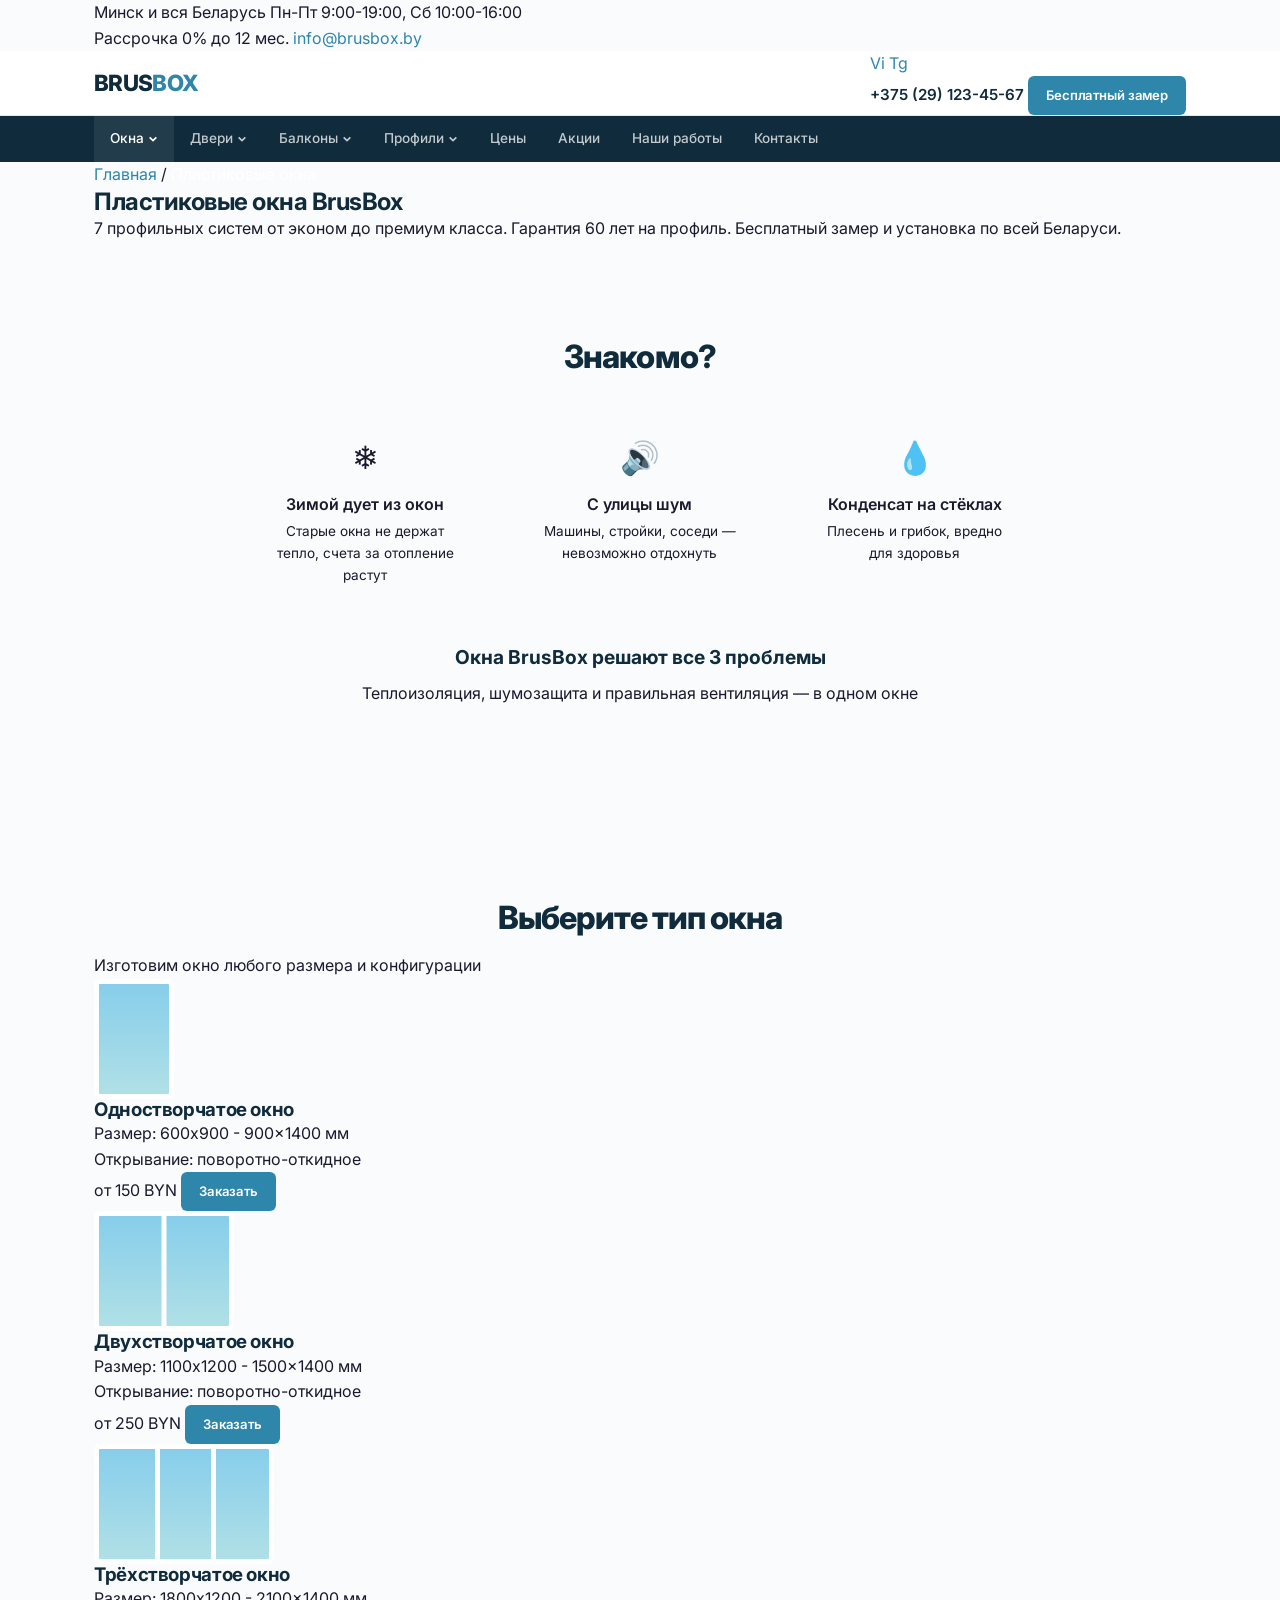
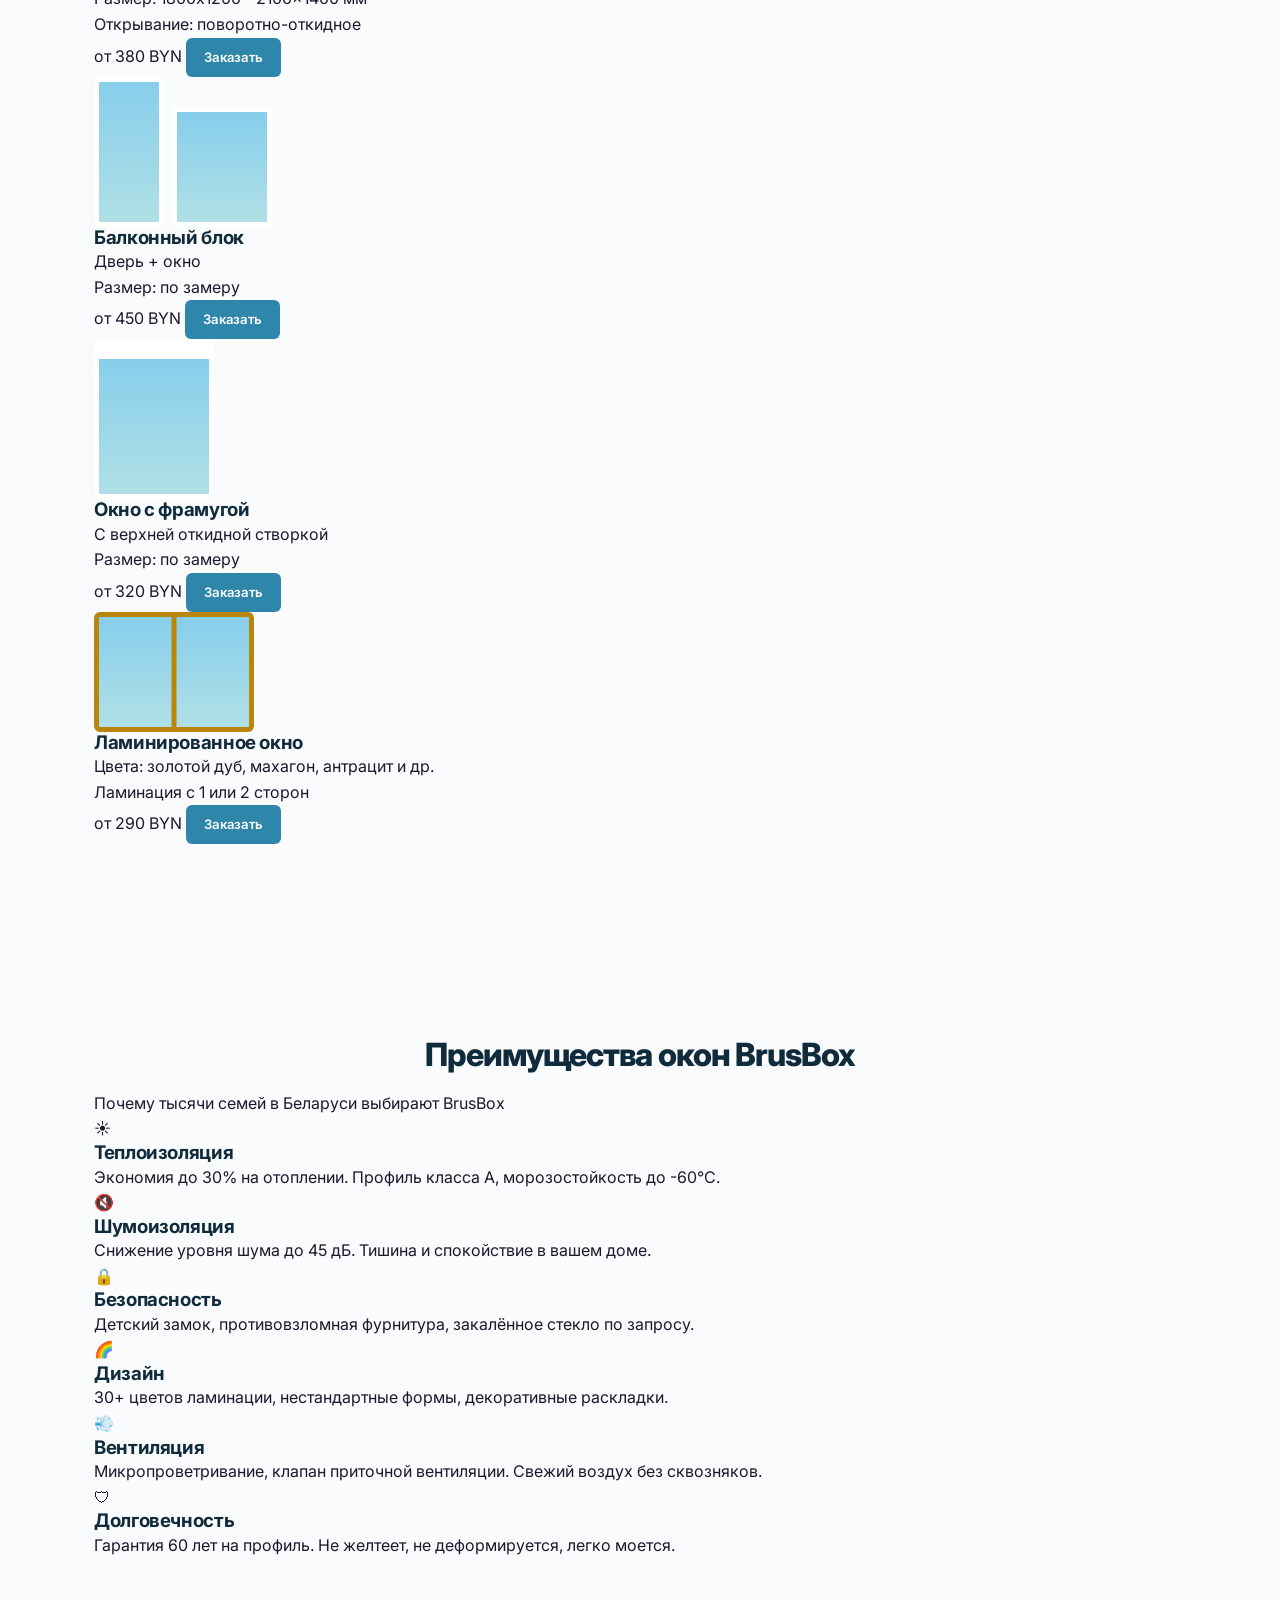
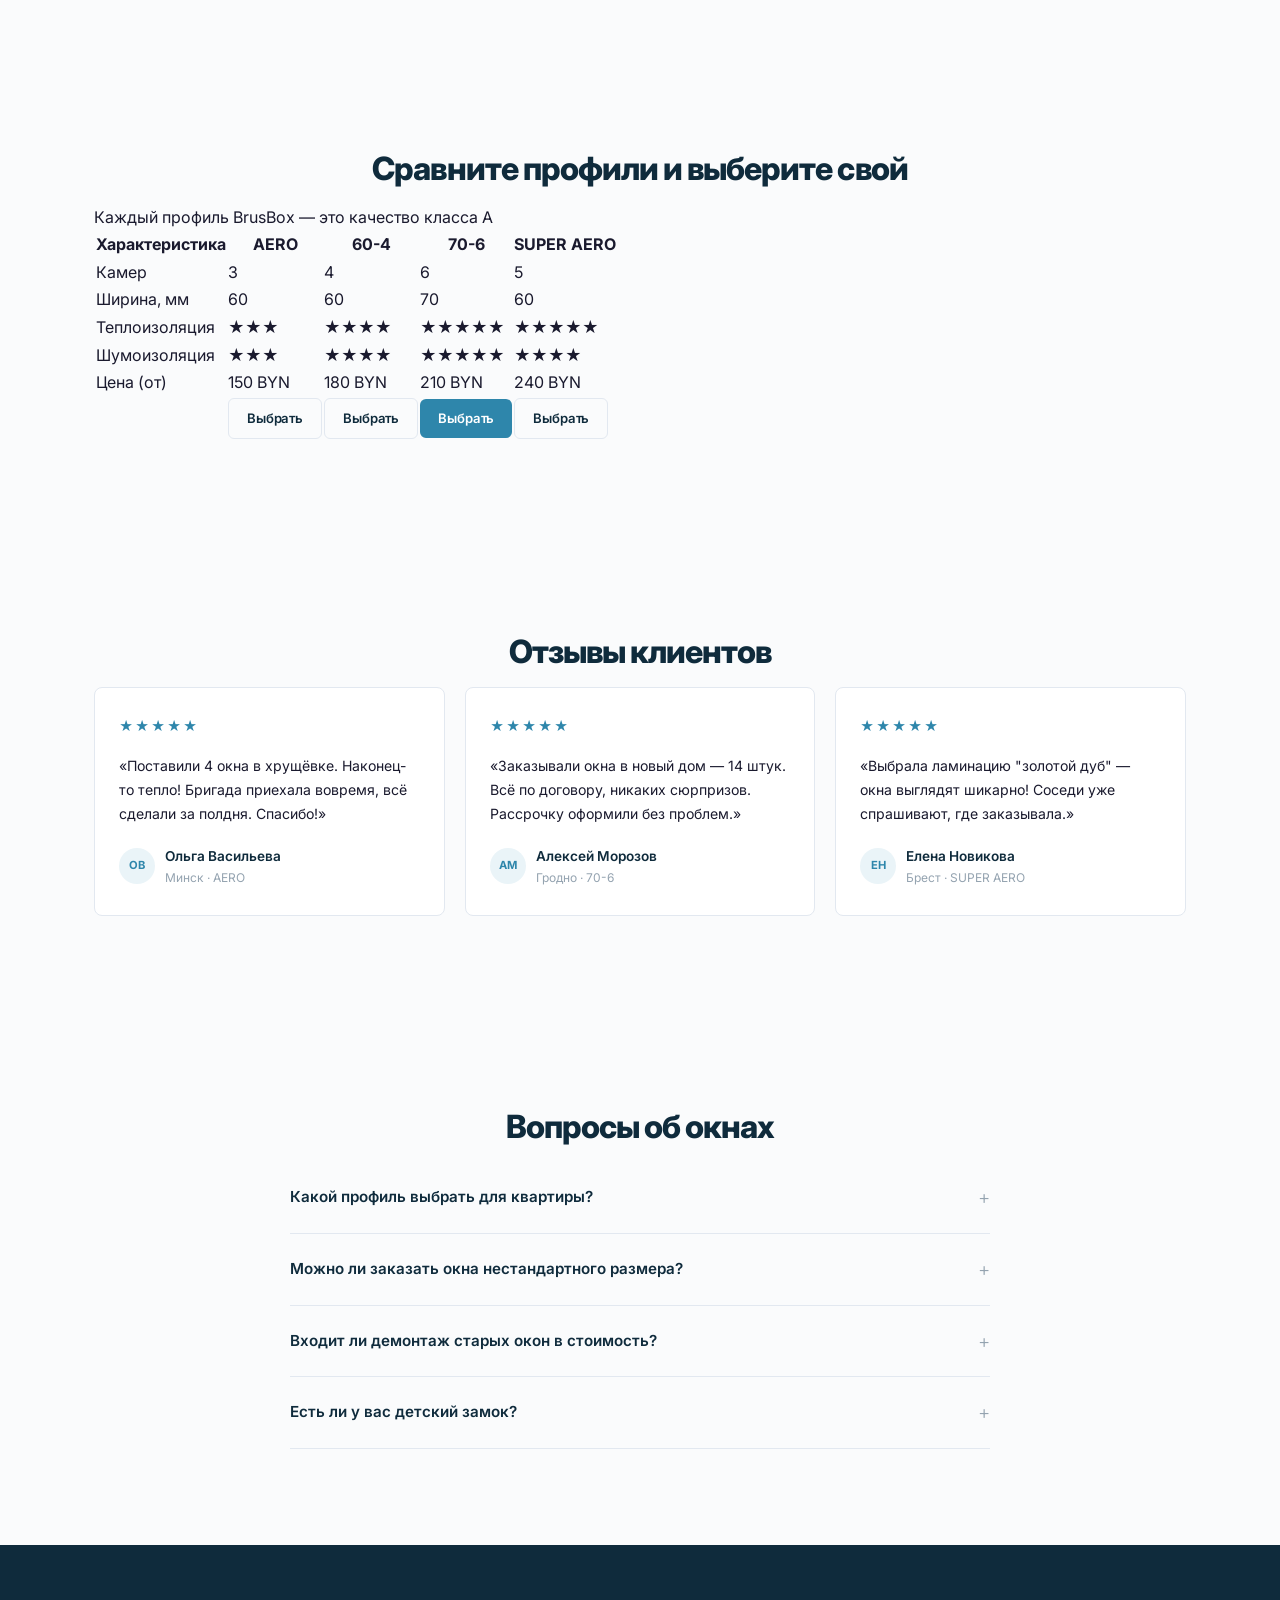
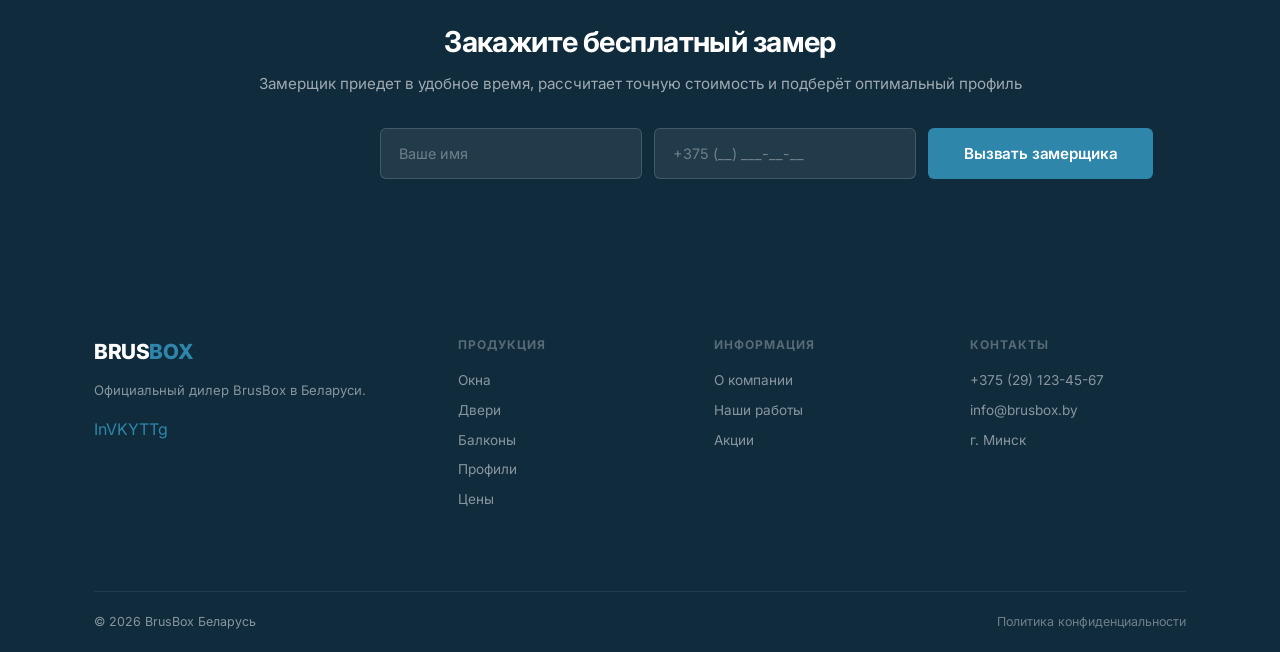
<file: pages/okna.html>
<!DOCTYPE html>
<html lang="ru">
<head>
  <meta charset="UTF-8">
  <meta name="viewport" content="width=device-width, initial-scale=1.0">
  <meta name="description" content="Купить пластиковые окна BrusBox в Беларуси. 7 профильных систем от эконом до премиум. Гарантия 60 лет. Рассрочка 0%. Бесплатный замер.">
  <title>Пластиковые окна BrusBox | Купить окна ПВХ в Беларуси</title>
  <link href="https://fonts.googleapis.com/css2?family=Inter:wght@400;500;600;700;800&display=swap" rel="stylesheet">
  <link rel="stylesheet" href="../css/style.css">
</head>
<body>

  <!-- TOP BAR -->
  <div class="top-bar">
    <div class="container">
      <div class="top-bar__left">
        <span>Минск и вся Беларусь</span>
        <span>Пн-Пт 9:00-19:00, Сб 10:00-16:00</span>
      </div>
      <div class="top-bar__right">
        <span class="top-bar__highlight">Рассрочка 0% до 12 мес.</span>
        <a href="mailto:info@brusbox.by">info@brusbox.by</a>
      </div>
    </div>
  </div>

  <!-- HEADER -->
  <header class="header">
    <div class="container">
      <a href="../index.html" class="header__logo">BRUS<span>BOX</span></a>
      <div class="header__contacts">
        <div class="header__messengers">
          <a href="#" title="Viber">Vi</a>
          <a href="#" title="Telegram">Tg</a>
        </div>
        <a href="tel:+375291234567" class="header__phone">+375 (29) 123-45-67</a>
        <a href="#" class="btn btn--primary btn--sm" onclick="openModal('modal-zamer'); return false;">Бесплатный замер</a>
      </div>
    </div>
  </header>

  <!-- NAV -->
  <nav class="nav">
    <div class="container">
      <ul class="nav__menu">
        <li class="nav__item">
          <a href="okna.html" class="nav__link nav__link--active">Окна <svg viewBox="0 0 12 12"><path d="M2 4l4 4 4-4" fill="none" stroke="currentColor" stroke-width="2"/></svg></a>
          <div class="nav__mega">
            <div>
              <div class="nav__mega-title">По назначению</div>
              <a href="okna-kvartira.html">Окна в квартиру <span class="nav__mega-badge nav__mega-badge--hot">хит</span></a>
              <a href="okna-dom.html">Окна в частный дом</a>
              <a href="okna-dacha.html">Окна на дачу</a>
              <a href="okna-office.html">Окна в офис</a>
            </div>
            <div>
              <div class="nav__mega-title">По виду</div>
              <a href="okna-odnos.html">Одностворчатые</a>
              <a href="okna-dvuhs.html">Двухстворчатые</a>
              <a href="okna-trehs.html">Трёхстворчатые</a>
              <a href="okna-panoram.html">Панорамные</a>
              <a href="okna-arka.html">Арочные</a>
            </div>
            <div>
              <div class="nav__mega-title">По задаче</div>
              <a href="okna-energo.html">Энергосберегающие <span class="nav__mega-badge nav__mega-badge--new">экономия</span></a>
              <a href="okna-shumo.html">Шумозащитные</a>
              <a href="okna-cvetnye.html">Цветные / ламинация</a>
              <a href="okna-teplye.html">Тёплые (для дома)</a>
            </div>
            <div>
              <div class="nav__mega-title">По бюджету</div>
              <a href="okna.html#econom">Эконом <span class="nav__mega-price">от 150 BYN</span></a>
              <a href="okna.html#standard">Стандарт <span class="nav__mega-price">от 210 BYN</span></a>
              <a href="okna.html#premium">Премиум <span class="nav__mega-price">от 280 BYN</span></a>
              <a href="akcii.html">Акции и скидки <span class="nav__mega-badge nav__mega-badge--hot">-25%</span></a>
            </div>
            <div class="nav__mega-cta">
              <a href="#quiz" class="btn btn--primary btn--sm">Рассчитать стоимость</a>
              <a href="#" class="btn btn--outline btn--sm" onclick="openModal('modal-zamer'); return false;">Бесплатный замер</a>
            </div>
          </div>
        </li>
        <li class="nav__item">
          <a href="dveri.html" class="nav__link">Двери <svg viewBox="0 0 12 12"><path d="M2 4l4 4 4-4" fill="none" stroke="currentColor" stroke-width="2"/></svg></a>
          <div class="nav__dropdown">
            <a href="dveri.html#vhodnye">Входные двери</a>
            <a href="dveri.html#balkonnye">Балконные двери</a>
            <a href="dveri.html#mezhkomnatnye">Межкомнатные двери</a>
          </div>
        </li>
        <li class="nav__item">
          <a href="balkony.html" class="nav__link">Балконы <svg viewBox="0 0 12 12"><path d="M2 4l4 4 4-4" fill="none" stroke="currentColor" stroke-width="2"/></svg></a>
          <div class="nav__dropdown">
            <a href="balkony.html#teploe">Тёплое остекление</a>
            <a href="balkony.html#holodnoe">Холодное остекление</a>
            <a href="balkony.html#razdvizhnoe">Раздвижное GLIDE</a>
          </div>
        </li>
        <li class="nav__item">
          <a href="profili.html" class="nav__link">Профили <svg viewBox="0 0 12 12"><path d="M2 4l4 4 4-4" fill="none" stroke="currentColor" stroke-width="2"/></svg></a>
          <div class="nav__dropdown">
            <a href="profili.html#aero">AERO</a>
            <a href="profili.html#60-4">60-4</a>
            <a href="profili.html#70-6">70-6</a>
            <a href="profili.html#superaero">SUPER AERO</a>
          </div>
        </li>
        <li class="nav__item"><a href="ceny.html" class="nav__link">Цены</a></li>
        <li class="nav__item"><a href="akcii.html" class="nav__link">Акции</a></li>
        <li class="nav__item"><a href="portfolio.html" class="nav__link">Наши работы</a></li>
        <li class="nav__item"><a href="kontakty.html" class="nav__link">Контакты</a></li>
      </ul>
      <button class="nav__burger" aria-label="Меню"><span></span><span></span><span></span></button>
    </div>
  </nav>

  <!-- PAGE HERO -->
  <section class="page-hero">
    <div class="container">
      <div class="page-hero__breadcrumbs">
        <a href="../index.html">Главная</a> <span>/</span> <span style="color:#fff">Пластиковые окна</span>
      </div>
      <h1 class="page-hero__title">Пластиковые окна BrusBox</h1>
      <p class="page-hero__text">7 профильных систем от эконом до премиум класса. Гарантия 60 лет на профиль. Бесплатный замер и установка по всей Беларуси.</p>
    </div>
  </section>

  <!-- PROBLEM / SOLUTION -->
  <section class="section">
    <div class="container">
      <div style="max-width:800px; margin:0 auto; text-align:center;">
        <h2 class="section-title">Знакомо?</h2>
        <div style="display:grid; grid-template-columns: repeat(3,1fr); gap:24px; margin: 32px 0;">
          <div style="padding:24px; background:var(--bg-light); border-radius:var(--radius);">
            <div style="font-size:2rem; margin-bottom:8px;">&#10052;</div>
            <p style="font-weight:600; margin-bottom:4px;">Зимой дует из окон</p>
            <p style="font-size:0.85rem; color:var(--text-light);">Старые окна не держат тепло, счета за отопление растут</p>
          </div>
          <div style="padding:24px; background:var(--bg-light); border-radius:var(--radius);">
            <div style="font-size:2rem; margin-bottom:8px;">&#128266;</div>
            <p style="font-weight:600; margin-bottom:4px;">С улицы шум</p>
            <p style="font-size:0.85rem; color:var(--text-light);">Машины, стройки, соседи &mdash; невозможно отдохнуть</p>
          </div>
          <div style="padding:24px; background:var(--bg-light); border-radius:var(--radius);">
            <div style="font-size:2rem; margin-bottom:8px;">&#128167;</div>
            <p style="font-weight:600; margin-bottom:4px;">Конденсат на стёклах</p>
            <p style="font-size:0.85rem; color:var(--text-light);">Плесень и грибок, вредно для здоровья</p>
          </div>
        </div>
        <p style="font-size:1.2rem; font-weight:700; color:var(--primary); margin-bottom:8px;">Окна BrusBox решают все 3 проблемы</p>
        <p style="color:var(--text-light);">Теплоизоляция, шумозащита и правильная вентиляция &mdash; в одном окне</p>
      </div>
    </div>
  </section>

  <!-- PRODUCTS -->
  <section class="section section--gray">
    <div class="container">
      <h2 class="section-title">Выберите тип окна</h2>
      <p class="section-subtitle">Изготовим окно любого размера и конфигурации</p>
      <div class="products-grid">

        <div class="product-card">
          <div class="product-card__image">
            <div style="width:80px;height:120px;border:5px solid #fff;border-radius:6px;background:linear-gradient(180deg,#87CEEB,#B0E0E6);"></div>
          </div>
          <div class="product-card__body">
            <h3 class="product-card__title">Одностворчатое окно</h3>
            <p class="product-card__specs">Размер: 600x900 - 900x1400 мм<br>Открывание: поворотно-откидное</p>
            <div class="product-card__footer">
              <span class="product-card__price">от 150 BYN</span>
              <a href="#" class="btn btn--primary btn--sm" onclick="openModal('modal-zamer'); return false;">Заказать</a>
            </div>
          </div>
        </div>

        <div class="product-card">
          <div class="product-card__image">
            <div style="width:140px;height:120px;border:5px solid #fff;border-radius:6px;background:linear-gradient(180deg,#87CEEB,#B0E0E6);position:relative;">
              <div style="position:absolute;top:0;bottom:0;left:50%;width:5px;background:#fff;transform:translateX(-50%);"></div>
            </div>
          </div>
          <div class="product-card__body">
            <h3 class="product-card__title">Двухстворчатое окно</h3>
            <p class="product-card__specs">Размер: 1100x1200 - 1500x1400 мм<br>Открывание: поворотно-откидное</p>
            <div class="product-card__footer">
              <span class="product-card__price">от 250 BYN</span>
              <a href="#" class="btn btn--primary btn--sm" onclick="openModal('modal-zamer'); return false;">Заказать</a>
            </div>
          </div>
        </div>

        <div class="product-card">
          <div class="product-card__image">
            <div style="width:180px;height:120px;border:5px solid #fff;border-radius:6px;background:linear-gradient(180deg,#87CEEB,#B0E0E6);position:relative;">
              <div style="position:absolute;top:0;bottom:0;left:33%;width:5px;background:#fff;"></div>
              <div style="position:absolute;top:0;bottom:0;left:66%;width:5px;background:#fff;"></div>
            </div>
          </div>
          <div class="product-card__body">
            <h3 class="product-card__title">Трёхстворчатое окно</h3>
            <p class="product-card__specs">Размер: 1800x1200 - 2100x1400 мм<br>Открывание: поворотно-откидное</p>
            <div class="product-card__footer">
              <span class="product-card__price">от 380 BYN</span>
              <a href="#" class="btn btn--primary btn--sm" onclick="openModal('modal-zamer'); return false;">Заказать</a>
            </div>
          </div>
        </div>

        <div class="product-card">
          <div class="product-card__image">
            <div style="display:flex;gap:8px;align-items:flex-end;">
              <div style="width:70px;height:150px;border:5px solid #fff;border-radius:6px;background:linear-gradient(180deg,#87CEEB,#B0E0E6);"></div>
              <div style="width:100px;height:120px;border:5px solid #fff;border-radius:6px;background:linear-gradient(180deg,#87CEEB,#B0E0E6);"></div>
            </div>
          </div>
          <div class="product-card__body">
            <h3 class="product-card__title">Балконный блок</h3>
            <p class="product-card__specs">Дверь + окно<br>Размер: по замеру</p>
            <div class="product-card__footer">
              <span class="product-card__price">от 450 BYN</span>
              <a href="#" class="btn btn--primary btn--sm" onclick="openModal('modal-zamer'); return false;">Заказать</a>
            </div>
          </div>
        </div>

        <div class="product-card">
          <div class="product-card__image">
            <div style="width:120px;height:160px;border:5px solid #fff;border-radius:6px 6px 6px 6px;background:linear-gradient(180deg,#87CEEB,#B0E0E6);border-top:20px solid #fff;position:relative;">
              <div style="position:absolute;top:-20px;left:0;right:0;height:20px;background:#fff;border-radius:6px 6px 0 0;"></div>
            </div>
          </div>
          <div class="product-card__body">
            <h3 class="product-card__title">Окно с фрамугой</h3>
            <p class="product-card__specs">С верхней откидной створкой<br>Размер: по замеру</p>
            <div class="product-card__footer">
              <span class="product-card__price">от 320 BYN</span>
              <a href="#" class="btn btn--primary btn--sm" onclick="openModal('modal-zamer'); return false;">Заказать</a>
            </div>
          </div>
        </div>

        <div class="product-card">
          <div class="product-card__image">
            <div style="width:160px;height:120px;border:5px solid #b8860b;border-radius:6px;background:linear-gradient(180deg,#87CEEB,#B0E0E6);position:relative;">
              <div style="position:absolute;top:0;bottom:0;left:50%;width:5px;background:#b8860b;transform:translateX(-50%);"></div>
            </div>
          </div>
          <div class="product-card__body">
            <h3 class="product-card__title">Ламинированное окно</h3>
            <p class="product-card__specs">Цвета: золотой дуб, махагон, антрацит и др.<br>Ламинация с 1 или 2 сторон</p>
            <div class="product-card__footer">
              <span class="product-card__price">от 290 BYN</span>
              <a href="#" class="btn btn--primary btn--sm" onclick="openModal('modal-zamer'); return false;">Заказать</a>
            </div>
          </div>
        </div>

      </div>
    </div>
  </section>

  <!-- ADVANTAGES -->
  <section class="section">
    <div class="container">
      <h2 class="section-title">Преимущества окон BrusBox</h2>
      <p class="section-subtitle">Почему тысячи семей в Беларуси выбирают BrusBox</p>
      <div class="advantages-grid">
        <div class="advantage-card">
          <div class="advantage-card__icon">&#9728;</div>
          <div>
            <h3 class="advantage-card__title">Теплоизоляция</h3>
            <p class="advantage-card__text">Экономия до 30% на отоплении. Профиль класса А, морозостойкость до -60&deg;C.</p>
          </div>
        </div>
        <div class="advantage-card">
          <div class="advantage-card__icon">&#128263;</div>
          <div>
            <h3 class="advantage-card__title">Шумоизоляция</h3>
            <p class="advantage-card__text">Снижение уровня шума до 45 дБ. Тишина и спокойствие в вашем доме.</p>
          </div>
        </div>
        <div class="advantage-card">
          <div class="advantage-card__icon">&#128274;</div>
          <div>
            <h3 class="advantage-card__title">Безопасность</h3>
            <p class="advantage-card__text">Детский замок, противовзломная фурнитура, закалённое стекло по запросу.</p>
          </div>
        </div>
        <div class="advantage-card">
          <div class="advantage-card__icon">&#127752;</div>
          <div>
            <h3 class="advantage-card__title">Дизайн</h3>
            <p class="advantage-card__text">30+ цветов ламинации, нестандартные формы, декоративные раскладки.</p>
          </div>
        </div>
        <div class="advantage-card">
          <div class="advantage-card__icon">&#128168;</div>
          <div>
            <h3 class="advantage-card__title">Вентиляция</h3>
            <p class="advantage-card__text">Микропроветривание, клапан приточной вентиляции. Свежий воздух без сквозняков.</p>
          </div>
        </div>
        <div class="advantage-card">
          <div class="advantage-card__icon">&#128737;</div>
          <div>
            <h3 class="advantage-card__title">Долговечность</h3>
            <p class="advantage-card__text">Гарантия 60 лет на профиль. Не желтеет, не деформируется, легко моется.</p>
          </div>
        </div>
      </div>
    </div>
  </section>

  <!-- PROFILES TABLE -->
  <section class="section section--gray" id="profiles">
    <div class="container">
      <h2 class="section-title">Сравните профили и выберите свой</h2>
      <p class="section-subtitle">Каждый профиль BrusBox &mdash; это качество класса А</p>
      <div style="overflow-x:auto;">
        <table class="profiles-table">
          <thead>
            <tr>
              <th>Характеристика</th>
              <th>AERO</th>
              <th>60-4</th>
              <th class="highlight">70-6</th>
              <th>SUPER AERO</th>
            </tr>
          </thead>
          <tbody>
            <tr><td>Камер</td><td>3</td><td>4</td><td class="highlight">6</td><td>5</td></tr>
            <tr><td>Ширина, мм</td><td>60</td><td>60</td><td class="highlight">70</td><td>60</td></tr>
            <tr><td>Теплоизоляция</td><td class="stars">&#9733;&#9733;&#9733;</td><td class="stars">&#9733;&#9733;&#9733;&#9733;</td><td class="highlight stars">&#9733;&#9733;&#9733;&#9733;&#9733;</td><td class="stars">&#9733;&#9733;&#9733;&#9733;&#9733;</td></tr>
            <tr><td>Шумоизоляция</td><td class="stars">&#9733;&#9733;&#9733;</td><td class="stars">&#9733;&#9733;&#9733;&#9733;</td><td class="highlight stars">&#9733;&#9733;&#9733;&#9733;&#9733;</td><td class="stars">&#9733;&#9733;&#9733;&#9733;</td></tr>
            <tr><td>Цена (от)</td><td class="price">150 BYN</td><td class="price">180 BYN</td><td class="highlight price">210 BYN</td><td class="price">240 BYN</td></tr>
            <tr>
              <td></td>
              <td><a href="#" class="btn btn--outline btn--sm" onclick="openModal('modal-zamer'); return false;">Выбрать</a></td>
              <td><a href="#" class="btn btn--outline btn--sm" onclick="openModal('modal-zamer'); return false;">Выбрать</a></td>
              <td class="highlight"><a href="#" class="btn btn--primary btn--sm" onclick="openModal('modal-zamer'); return false;">Выбрать</a></td>
              <td><a href="#" class="btn btn--outline btn--sm" onclick="openModal('modal-zamer'); return false;">Выбрать</a></td>
            </tr>
          </tbody>
        </table>
      </div>
    </div>
  </section>

  <!-- REVIEWS -->
  <section class="section">
    <div class="container">
      <h2 class="section-title">Отзывы клиентов</h2>
      <div class="reviews-grid">
        <div class="review-card">
          <div class="review-card__stars">&#9733;&#9733;&#9733;&#9733;&#9733;</div>
          <p class="review-card__text">&laquo;Поставили 4 окна в хрущёвке. Наконец-то тепло! Бригада приехала вовремя, всё сделали за полдня. Спасибо!&raquo;</p>
          <div class="review-card__author">
            <div class="review-card__avatar">ОВ</div>
            <div>
              <div class="review-card__name">Ольга Васильева</div>
              <div class="review-card__meta">Минск &middot; AERO</div>
            </div>
          </div>
        </div>
        <div class="review-card">
          <div class="review-card__stars">&#9733;&#9733;&#9733;&#9733;&#9733;</div>
          <p class="review-card__text">&laquo;Заказывали окна в новый дом &mdash; 14 штук. Всё по договору, никаких сюрпризов. Рассрочку оформили без проблем.&raquo;</p>
          <div class="review-card__author">
            <div class="review-card__avatar">АМ</div>
            <div>
              <div class="review-card__name">Алексей Морозов</div>
              <div class="review-card__meta">Гродно &middot; 70-6</div>
            </div>
          </div>
        </div>
        <div class="review-card">
          <div class="review-card__stars">&#9733;&#9733;&#9733;&#9733;&#9733;</div>
          <p class="review-card__text">&laquo;Выбрала ламинацию "золотой дуб" &mdash; окна выглядят шикарно! Соседи уже спрашивают, где заказывала.&raquo;</p>
          <div class="review-card__author">
            <div class="review-card__avatar">ЕН</div>
            <div>
              <div class="review-card__name">Елена Новикова</div>
              <div class="review-card__meta">Брест &middot; SUPER AERO</div>
            </div>
          </div>
        </div>
      </div>
    </div>
  </section>

  <!-- FAQ -->
  <section class="section section--gray">
    <div class="container">
      <h2 class="section-title">Вопросы об окнах</h2>
      <div class="faq-list">
        <div class="faq-item">
          <div class="faq-item__question"><span>Какой профиль выбрать для квартиры?</span><span class="faq-item__icon">+</span></div>
          <div class="faq-item__answer"><div class="faq-item__answer-inner">Для квартиры в городе рекомендуем профиль 60-4 (стандарт) или 70-6 (если важна максимальная шумоизоляция). Для квартиры на верхних этажах, где шум с улицы минимален, подойдёт и AERO (эконом).</div></div>
        </div>
        <div class="faq-item">
          <div class="faq-item__question"><span>Можно ли заказать окна нестандартного размера?</span><span class="faq-item__icon">+</span></div>
          <div class="faq-item__answer"><div class="faq-item__answer-inner">Да, мы изготавливаем окна любых размеров и форм: арочные, трапециевидные, круглые. Замерщик снимет точные размеры при бесплатном выезде.</div></div>
        </div>
        <div class="faq-item">
          <div class="faq-item__question"><span>Входит ли демонтаж старых окон в стоимость?</span><span class="faq-item__icon">+</span></div>
          <div class="faq-item__answer"><div class="faq-item__answer-inner">При заказе от 3 окон демонтаж старых окон выполняется бесплатно. При заказе 1-2 окон стоимость демонтажа &mdash; от 30 BYN за окно.</div></div>
        </div>
        <div class="faq-item">
          <div class="faq-item__question"><span>Есть ли у вас детский замок?</span><span class="faq-item__icon">+</span></div>
          <div class="faq-item__answer"><div class="faq-item__answer-inner">Да, мы устанавливаем детские замки на любые окна. Это блокиратор, который не позволяет ребёнку открыть окно, но при этом позволяет проветривать. Стоимость &mdash; от 15 BYN за окно.</div></div>
        </div>
      </div>
    </div>
  </section>

  <!-- CTA -->
  <section class="cta-section">
    <div class="container">
      <h2>Закажите бесплатный замер</h2>
      <p>Замерщик приедет в удобное время, рассчитает точную стоимость и подберёт оптимальный профиль</p>
      <form class="cta-form" data-form="cta-okna">
        <input type="text" name="name" placeholder="Ваше имя" required>
        <input type="tel" name="phone" placeholder="+375 (__) ___-__-__" required>
        <button type="submit" class="btn btn--primary btn--lg">Вызвать замерщика</button>
      </form>
    </div>
  </section>

  <!-- FOOTER -->
  <footer class="footer">
    <div class="container">
      <div class="footer__grid">
        <div>
          <div class="footer__brand">BRUS<span>BOX</span></div>
          <p class="footer__desc">Официальный дилер BrusBox в Беларуси.</p>
          <div class="footer__social">
            <a href="#">In</a><a href="#">VK</a><a href="#">YT</a><a href="#">Tg</a>
          </div>
        </div>
        <div>
          <div class="footer__title">Продукция</div>
          <div class="footer__links">
            <a href="okna.html">Окна</a><a href="dveri.html">Двери</a><a href="balkony.html">Балконы</a><a href="profili.html">Профили</a><a href="ceny.html">Цены</a>
          </div>
        </div>
        <div>
          <div class="footer__title">Информация</div>
          <div class="footer__links">
            <a href="about.html">О компании</a><a href="portfolio.html">Наши работы</a><a href="akcii.html">Акции</a>
          </div>
        </div>
        <div>
          <div class="footer__title">Контакты</div>
          <div class="footer__links">
            <a href="tel:+375291234567">+375 (29) 123-45-67</a><a href="mailto:info@brusbox.by">info@brusbox.by</a><a href="kontakty.html">г. Минск</a>
          </div>
        </div>
        <div></div>
      </div>
      <div class="footer__bottom">
        <span>&copy; 2026 BrusBox Беларусь</span>
        <a href="#">Политика конфиденциальности</a>
      </div>
    </div>
  </footer>

  <!-- MOBILE BAR -->
  <div class="mobile-bar">
    <div class="container">
      <a href="tel:+375291234567" class="mobile-bar__item"><span class="mobile-bar__icon">&#128222;</span>Позвонить</a>
      <a href="#" class="mobile-bar__item"><span class="mobile-bar__icon">&#128172;</span>Viber</a>
      <a href="#" class="mobile-bar__item"><span class="mobile-bar__icon">&#9993;</span>Telegram</a>
      <a href="#" class="mobile-bar__item" onclick="openModal('modal-zamer'); return false;"><span class="mobile-bar__icon">&#128207;</span>Замер</a>
    </div>
  </div>

  <!-- MODAL -->
  <div class="modal-overlay" id="modal-zamer">
    <div class="modal">
      <button class="modal__close" onclick="closeModal('modal-zamer')">&times;</button>
      <h3 class="modal__title">Бесплатный замер</h3>
      <p class="modal__text">Оставьте контакты и замерщик приедет в удобное время</p>
      <form class="modal__form" data-form="zamer">
        <input type="text" name="name" placeholder="Ваше имя" required>
        <input type="tel" name="phone" placeholder="+375 (__) ___-__-__" required>
        <input type="text" name="address" placeholder="Адрес (город, улица)">
        <button type="submit" class="btn btn--primary" style="width:100%">Вызвать замерщика</button>
        <p class="modal__privacy">Нажимая кнопку, вы соглашаетесь с <a href="#">политикой конфиденциальности</a></p>
      </form>
    </div>
  </div>

  <script src="../js/main.js"></script>
</body>
</html>
</file>
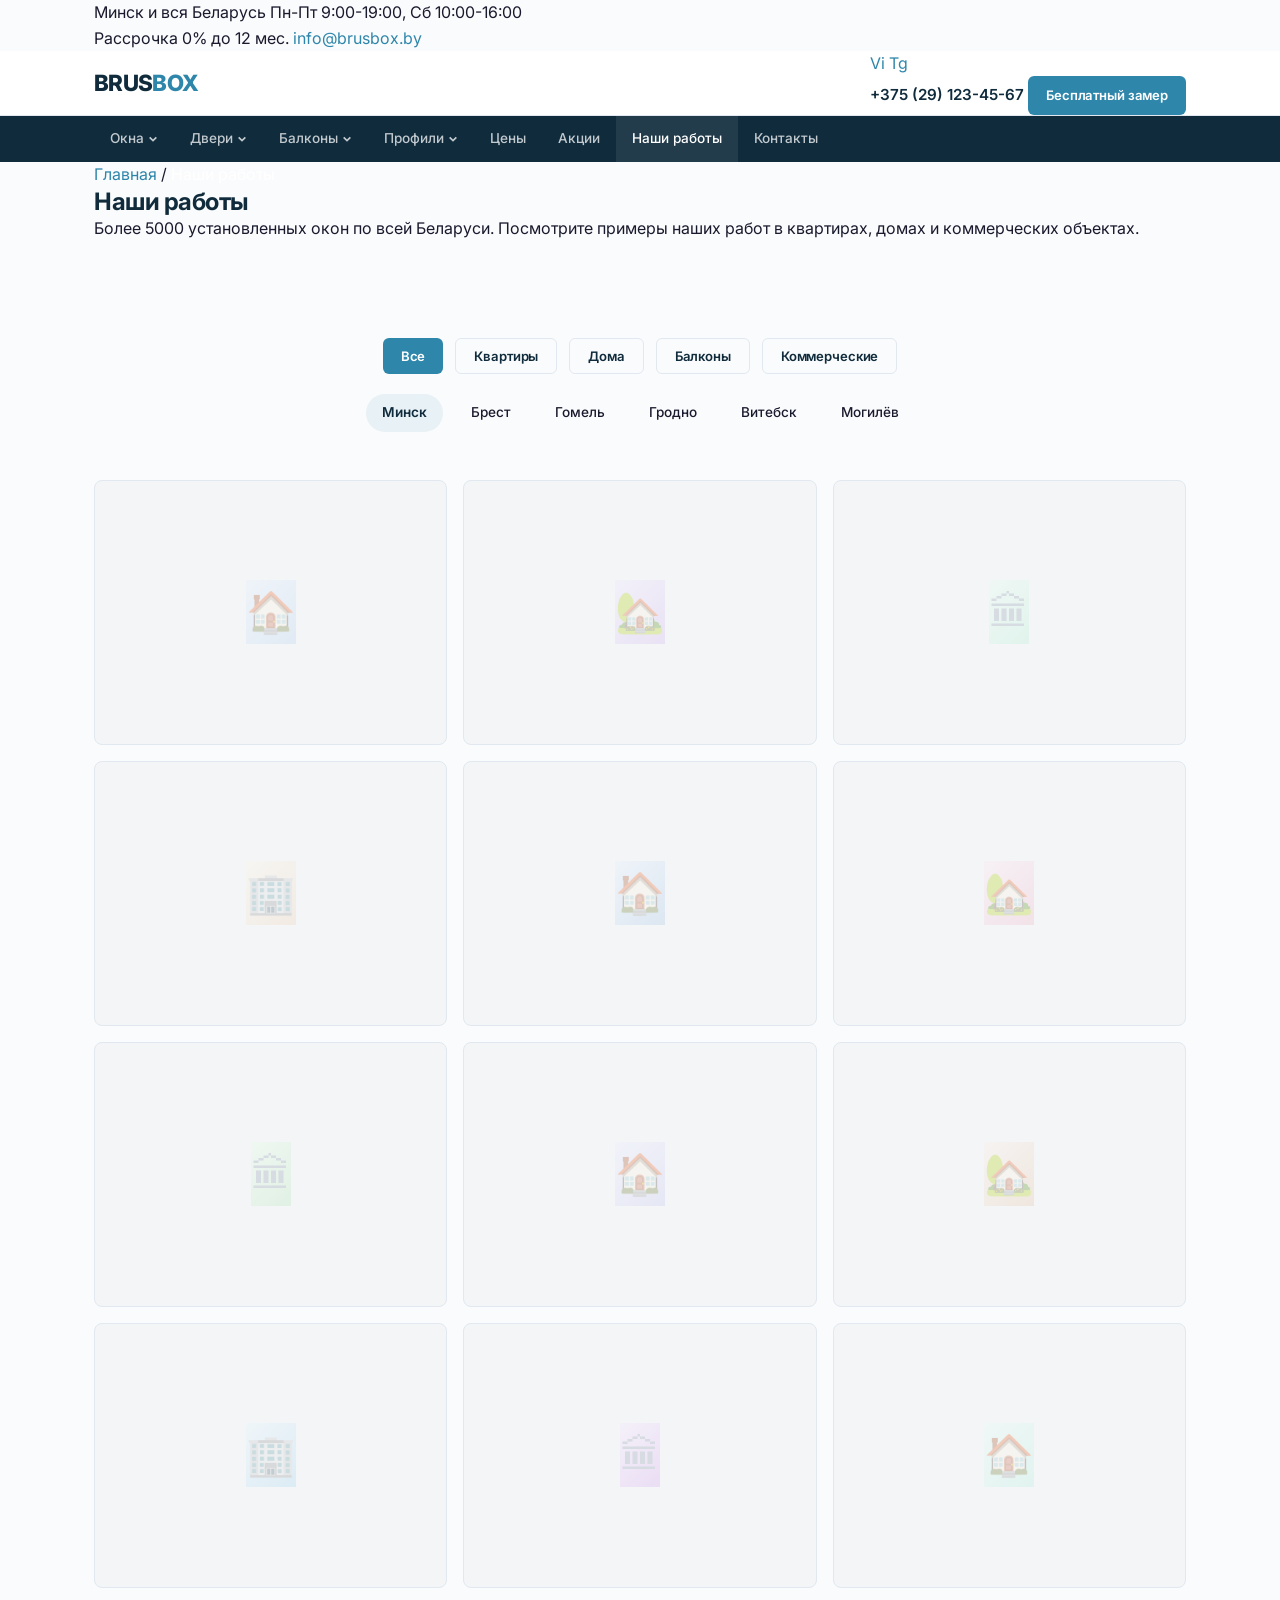
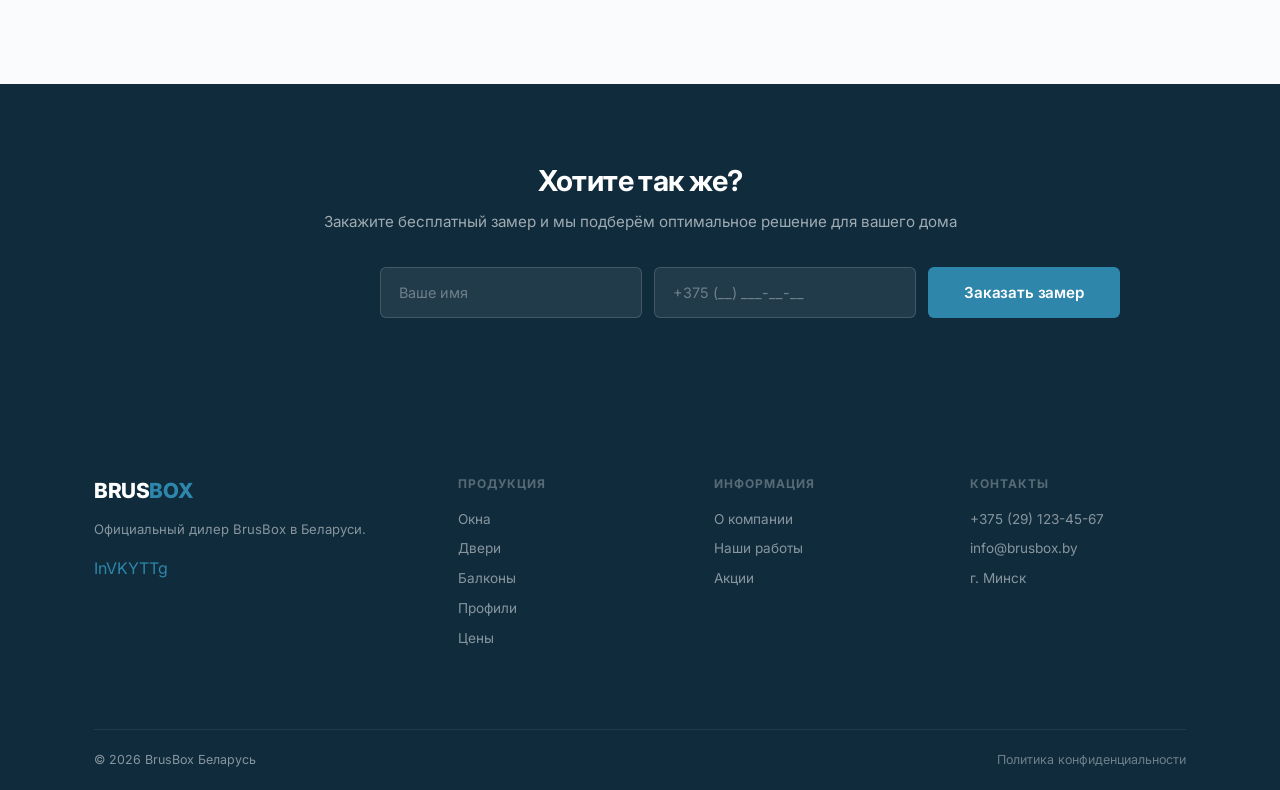
<file: pages/portfolio.html>
<!DOCTYPE html>
<html lang="ru">
<head>
  <meta charset="UTF-8">
  <meta name="viewport" content="width=device-width, initial-scale=1.0">
  <meta name="description" content="Портфолио работ BrusBox в Беларуси. Фото установленных пластиковых окон в квартирах, домах, балконах. Минск, Брест, Гомель, Гродно.">
  <title>Наши работы | Портфолио установки окон BrusBox в Беларуси</title>
  <link href="https://fonts.googleapis.com/css2?family=Inter:wght@400;500;600;700;800&display=swap" rel="stylesheet">
  <link rel="stylesheet" href="../css/style.css">
</head>
<body>

  <div class="top-bar">
    <div class="container">
      <div class="top-bar__left">
        <span>Минск и вся Беларусь</span>
        <span>Пн-Пт 9:00-19:00, Сб 10:00-16:00</span>
      </div>
      <div class="top-bar__right">
        <span class="top-bar__highlight">Рассрочка 0% до 12 мес.</span>
        <a href="mailto:info@brusbox.by">info@brusbox.by</a>
      </div>
    </div>
  </div>

  <header class="header">
    <div class="container">
      <a href="../index.html" class="header__logo">BRUS<span>BOX</span></a>
      <div class="header__contacts">
        <div class="header__messengers">
          <a href="#" title="Viber">Vi</a>
          <a href="#" title="Telegram">Tg</a>
        </div>
        <a href="tel:+375291234567" class="header__phone">+375 (29) 123-45-67</a>
        <a href="#" class="btn btn--primary btn--sm" onclick="openModal('modal-zamer'); return false;">Бесплатный замер</a>
      </div>
    </div>
  </header>

  <nav class="nav">
    <div class="container">
      <ul class="nav__menu">
        <li class="nav__item">
          <a href="okna.html" class="nav__link">Окна <svg viewBox="0 0 12 12"><path d="M2 4l4 4 4-4" fill="none" stroke="currentColor" stroke-width="2"/></svg></a>
          <div class="nav__mega">
            <div>
              <div class="nav__mega-title">По назначению</div>
              <a href="okna-kvartira.html">Окна в квартиру <span class="nav__mega-badge nav__mega-badge--hot">хит</span></a>
              <a href="okna-dom.html">Окна в частный дом</a>
              <a href="okna-dacha.html">Окна на дачу</a>
              <a href="okna-office.html">Окна в офис</a>
            </div>
            <div>
              <div class="nav__mega-title">По виду</div>
              <a href="okna-odnos.html">Одностворчатые</a>
              <a href="okna-dvuhs.html">Двухстворчатые</a>
              <a href="okna-trehs.html">Трёхстворчатые</a>
              <a href="okna-panoram.html">Панорамные</a>
              <a href="okna-arka.html">Арочные</a>
            </div>
            <div>
              <div class="nav__mega-title">По задаче</div>
              <a href="okna-energo.html">Энергосберегающие <span class="nav__mega-badge nav__mega-badge--new">экономия</span></a>
              <a href="okna-shumo.html">Шумозащитные</a>
              <a href="okna-cvetnye.html">Цветные / ламинация</a>
              <a href="okna-teplye.html">Тёплые (для дома)</a>
            </div>
            <div>
              <div class="nav__mega-title">По бюджету</div>
              <a href="okna.html#econom">Эконом <span class="nav__mega-price">от 150 BYN</span></a>
              <a href="okna.html#standard">Стандарт <span class="nav__mega-price">от 210 BYN</span></a>
              <a href="okna.html#premium">Премиум <span class="nav__mega-price">от 280 BYN</span></a>
              <a href="akcii.html">Акции и скидки <span class="nav__mega-badge nav__mega-badge--hot">-25%</span></a>
            </div>
            <div class="nav__mega-cta">
              <a href="#" class="btn btn--primary btn--sm" onclick="openModal('modal-zamer'); return false;">Рассчитать стоимость</a>
              <a href="#" class="btn btn--outline btn--sm" onclick="openModal('modal-zamer'); return false;">Бесплатный замер</a>
            </div>
          </div>
        </li>
        <li class="nav__item">
          <a href="dveri.html" class="nav__link">Двери <svg viewBox="0 0 12 12"><path d="M2 4l4 4 4-4" fill="none" stroke="currentColor" stroke-width="2"/></svg></a>
          <div class="nav__dropdown">
            <a href="dveri.html#vhodnye">Входные двери</a>
            <a href="dveri.html#balkonnye">Балконные двери</a>
            <a href="dveri.html#mezhkomnatnye">Межкомнатные двери</a>
          </div>
        </li>
        <li class="nav__item">
          <a href="balkony.html" class="nav__link">Балконы <svg viewBox="0 0 12 12"><path d="M2 4l4 4 4-4" fill="none" stroke="currentColor" stroke-width="2"/></svg></a>
          <div class="nav__dropdown">
            <a href="balkony.html#teploe">Тёплое остекление</a>
            <a href="balkony.html#holodnoe">Холодное остекление</a>
            <a href="balkony.html#razdvizhnoe">Раздвижное GLIDE</a>
          </div>
        </li>
        <li class="nav__item">
          <a href="profili.html" class="nav__link">Профили <svg viewBox="0 0 12 12"><path d="M2 4l4 4 4-4" fill="none" stroke="currentColor" stroke-width="2"/></svg></a>
          <div class="nav__dropdown">
            <a href="profili.html#aero">AERO</a>
            <a href="profili.html#60-4">60-4</a>
            <a href="profili.html#70-6">70-6</a>
            <a href="profili.html#superaero">SUPER AERO</a>
          </div>
        </li>
        <li class="nav__item"><a href="ceny.html" class="nav__link">Цены</a></li>
        <li class="nav__item"><a href="akcii.html" class="nav__link">Акции</a></li>
        <li class="nav__item"><a href="portfolio.html" class="nav__link nav__link--active">Наши работы</a></li>
        <li class="nav__item"><a href="kontakty.html" class="nav__link">Контакты</a></li>
      </ul>
      <button class="nav__burger" aria-label="Меню"><span></span><span></span><span></span></button>
    </div>
  </nav>

  <section class="page-hero">
    <div class="container">
      <div class="page-hero__breadcrumbs">
        <a href="../index.html">Главная</a> <span>/</span> <span style="color:#fff">Наши работы</span>
      </div>
      <h1 class="page-hero__title">Наши работы</h1>
      <p class="page-hero__text">Более 5000 установленных окон по всей Беларуси. Посмотрите примеры наших работ в квартирах, домах и коммерческих объектах.</p>
    </div>
  </section>

  <!-- FILTERS -->
  <section class="section">
    <div class="container">
      <!-- Category Filters -->
      <div style="display:flex; gap:12px; justify-content:center; flex-wrap:wrap; margin-bottom:20px;">
        <button class="btn btn--primary btn--sm" style="cursor:pointer;">Все</button>
        <button class="btn btn--outline btn--sm" style="cursor:pointer;">Квартиры</button>
        <button class="btn btn--outline btn--sm" style="cursor:pointer;">Дома</button>
        <button class="btn btn--outline btn--sm" style="cursor:pointer;">Балконы</button>
        <button class="btn btn--outline btn--sm" style="cursor:pointer;">Коммерческие</button>
      </div>
      <!-- City Filters -->
      <div style="display:flex; gap:12px; justify-content:center; flex-wrap:wrap; margin-bottom:48px;">
        <span style="padding:8px 16px; background:var(--primary-light); color:var(--primary); border-radius:20px; font-size:0.85rem; font-weight:600; cursor:pointer;">Минск</span>
        <span style="padding:8px 16px; background:var(--bg-light); color:var(--text-light); border-radius:20px; font-size:0.85rem; font-weight:500; cursor:pointer;">Брест</span>
        <span style="padding:8px 16px; background:var(--bg-light); color:var(--text-light); border-radius:20px; font-size:0.85rem; font-weight:500; cursor:pointer;">Гомель</span>
        <span style="padding:8px 16px; background:var(--bg-light); color:var(--text-light); border-radius:20px; font-size:0.85rem; font-weight:500; cursor:pointer;">Гродно</span>
        <span style="padding:8px 16px; background:var(--bg-light); color:var(--text-light); border-radius:20px; font-size:0.85rem; font-weight:500; cursor:pointer;">Витебск</span>
        <span style="padding:8px 16px; background:var(--bg-light); color:var(--text-light); border-radius:20px; font-size:0.85rem; font-weight:500; cursor:pointer;">Могилёв</span>
      </div>

      <!-- PORTFOLIO GRID -->
      <div class="portfolio-grid">
        <div class="portfolio-card">
          <div class="portfolio-card__placeholder" style="background:linear-gradient(135deg, #e8f2ff 0%, #b8d4f0 100%);">&#127968;</div>
          <div class="portfolio-card__overlay">
            <div class="portfolio-card__title">3-комнатная квартира</div>
            <div class="portfolio-card__location">Минск, Немига &middot; 70-6</div>
          </div>
        </div>
        <div class="portfolio-card">
          <div class="portfolio-card__placeholder" style="background:linear-gradient(135deg, #f0e8ff 0%, #d4b8f0 100%);">&#127969;</div>
          <div class="portfolio-card__overlay">
            <div class="portfolio-card__title">Частный дом</div>
            <div class="portfolio-card__location">Брест &middot; SUPER AERO</div>
          </div>
        </div>
        <div class="portfolio-card">
          <div class="portfolio-card__placeholder" style="background:linear-gradient(135deg, #e8fff0 0%, #b8f0d4 100%);">&#127963;</div>
          <div class="portfolio-card__overlay">
            <div class="portfolio-card__title">Остекление балкона</div>
            <div class="portfolio-card__location">Минск, Уручье &middot; AERO</div>
          </div>
        </div>
        <div class="portfolio-card">
          <div class="portfolio-card__placeholder" style="background:linear-gradient(135deg, #fff8e8 0%, #f0d4b8 100%);">&#127970;</div>
          <div class="portfolio-card__overlay">
            <div class="portfolio-card__title">Офисное здание</div>
            <div class="portfolio-card__location">Гомель &middot; 60-4</div>
          </div>
        </div>
        <div class="portfolio-card">
          <div class="portfolio-card__placeholder" style="background:linear-gradient(135deg, #e8f2ff 0%, #a8c8e8 100%);">&#127968;</div>
          <div class="portfolio-card__overlay">
            <div class="portfolio-card__title">2-комнатная квартира</div>
            <div class="portfolio-card__location">Гродно &middot; 60-4</div>
          </div>
        </div>
        <div class="portfolio-card">
          <div class="portfolio-card__placeholder" style="background:linear-gradient(135deg, #ffe8f0 0%, #f0b8c8 100%);">&#127969;</div>
          <div class="portfolio-card__overlay">
            <div class="portfolio-card__title">Коттедж 12 окон</div>
            <div class="portfolio-card__location">Минск, Колодищи &middot; 70-6</div>
          </div>
        </div>
        <div class="portfolio-card">
          <div class="portfolio-card__placeholder" style="background:linear-gradient(135deg, #e8ffe8 0%, #b8e8b8 100%);">&#127963;</div>
          <div class="portfolio-card__overlay">
            <div class="portfolio-card__title">Лоджия 6 м</div>
            <div class="portfolio-card__location">Витебск &middot; GLIDE</div>
          </div>
        </div>
        <div class="portfolio-card">
          <div class="portfolio-card__placeholder" style="background:linear-gradient(135deg, #f0f0ff 0%, #c8c8f0 100%);">&#127968;</div>
          <div class="portfolio-card__overlay">
            <div class="portfolio-card__title">1-комнатная квартира</div>
            <div class="portfolio-card__location">Могилёв &middot; AERO</div>
          </div>
        </div>
        <div class="portfolio-card">
          <div class="portfolio-card__placeholder" style="background:linear-gradient(135deg, #fff0e8 0%, #e8c8a8 100%);">&#127969;</div>
          <div class="portfolio-card__overlay">
            <div class="portfolio-card__title">Дом с ламинацией</div>
            <div class="portfolio-card__location">Брест &middot; 70-6 (золотой дуб)</div>
          </div>
        </div>
        <div class="portfolio-card">
          <div class="portfolio-card__placeholder" style="background:linear-gradient(135deg, #e8f8ff 0%, #a8d8f0 100%);">&#127970;</div>
          <div class="portfolio-card__overlay">
            <div class="portfolio-card__title">Магазин</div>
            <div class="portfolio-card__location">Минск, Каменная Горка &middot; 60-4</div>
          </div>
        </div>
        <div class="portfolio-card">
          <div class="portfolio-card__placeholder" style="background:linear-gradient(135deg, #f8e8ff 0%, #d8a8f0 100%);">&#127963;</div>
          <div class="portfolio-card__overlay">
            <div class="portfolio-card__title">Балкон с выносом</div>
            <div class="portfolio-card__location">Гомель &middot; AERO</div>
          </div>
        </div>
        <div class="portfolio-card">
          <div class="portfolio-card__placeholder" style="background:linear-gradient(135deg, #e8fff8 0%, #b8f0e0 100%);">&#127968;</div>
          <div class="portfolio-card__overlay">
            <div class="portfolio-card__title">4-комнатная квартира</div>
            <div class="portfolio-card__location">Минск, Серебрянка &middot; SUPER AERO</div>
          </div>
        </div>
      </div>
    </div>
  </section>

  <!-- CTA -->
  <section class="cta-section">
    <div class="container">
      <h2>Хотите так же?</h2>
      <p>Закажите бесплатный замер и мы подберём оптимальное решение для вашего дома</p>
      <form class="cta-form" data-form="cta-portfolio">
        <input type="text" name="name" placeholder="Ваше имя" required>
        <input type="tel" name="phone" placeholder="+375 (__) ___-__-__" required>
        <button type="submit" class="btn btn--primary btn--lg">Заказать замер</button>
      </form>
    </div>
  </section>

  <footer class="footer"><div class="container"><div class="footer__grid"><div><div class="footer__brand">BRUS<span>BOX</span></div><p class="footer__desc">Официальный дилер BrusBox в Беларуси.</p><div class="footer__social"><a href="#">In</a><a href="#">VK</a><a href="#">YT</a><a href="#">Tg</a></div></div><div><div class="footer__title">Продукция</div><div class="footer__links"><a href="okna.html">Окна</a><a href="dveri.html">Двери</a><a href="balkony.html">Балконы</a><a href="profili.html">Профили</a><a href="ceny.html">Цены</a></div></div><div><div class="footer__title">Информация</div><div class="footer__links"><a href="about.html">О компании</a><a href="portfolio.html">Наши работы</a><a href="akcii.html">Акции</a></div></div><div><div class="footer__title">Контакты</div><div class="footer__links"><a href="tel:+375291234567">+375 (29) 123-45-67</a><a href="mailto:info@brusbox.by">info@brusbox.by</a><a href="kontakty.html">г. Минск</a></div></div><div></div></div><div class="footer__bottom"><span>&copy; 2026 BrusBox Беларусь</span><a href="#">Политика конфиденциальности</a></div></div></footer>

  <div class="mobile-bar"><div class="container"><a href="tel:+375291234567" class="mobile-bar__item"><span class="mobile-bar__icon">&#128222;</span>Позвонить</a><a href="#" class="mobile-bar__item"><span class="mobile-bar__icon">&#128172;</span>Viber</a><a href="#" class="mobile-bar__item"><span class="mobile-bar__icon">&#9993;</span>Telegram</a><a href="#" class="mobile-bar__item" onclick="openModal('modal-zamer'); return false;"><span class="mobile-bar__icon">&#128207;</span>Замер</a></div></div>

  <div class="modal-overlay" id="modal-zamer"><div class="modal"><button class="modal__close" onclick="closeModal('modal-zamer')">&times;</button><h3 class="modal__title">Бесплатный замер</h3><p class="modal__text">Оставьте контакты и замерщик приедет в удобное время</p><form class="modal__form" data-form="zamer"><input type="text" name="name" placeholder="Ваше имя" required><input type="tel" name="phone" placeholder="+375 (__) ___-__-__" required><input type="text" name="address" placeholder="Адрес (город, улица)"><button type="submit" class="btn btn--primary" style="width:100%">Вызвать замерщика</button><p class="modal__privacy">Нажимая кнопку, вы соглашаетесь с <a href="#">политикой конфиденциальности</a></p></form></div></div>

  <script src="../js/main.js"></script>
</body>
</html>
</file>
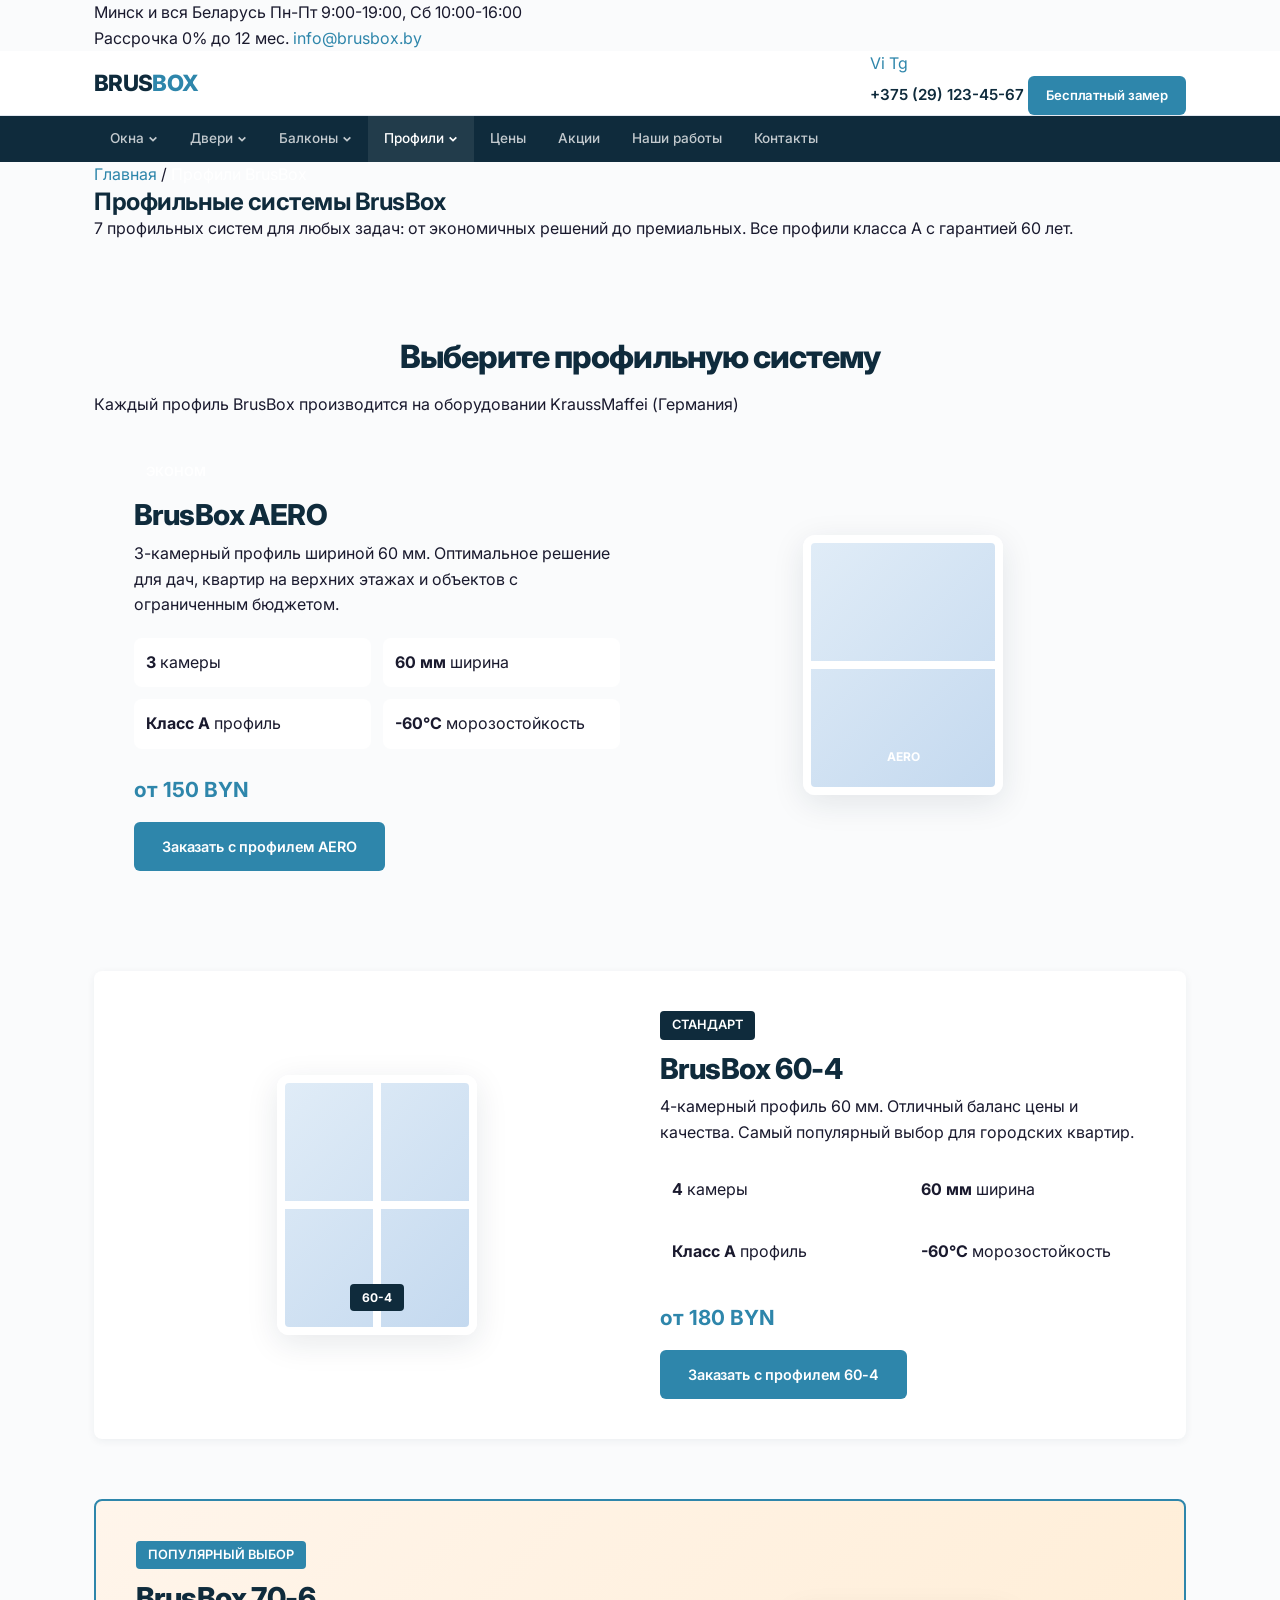
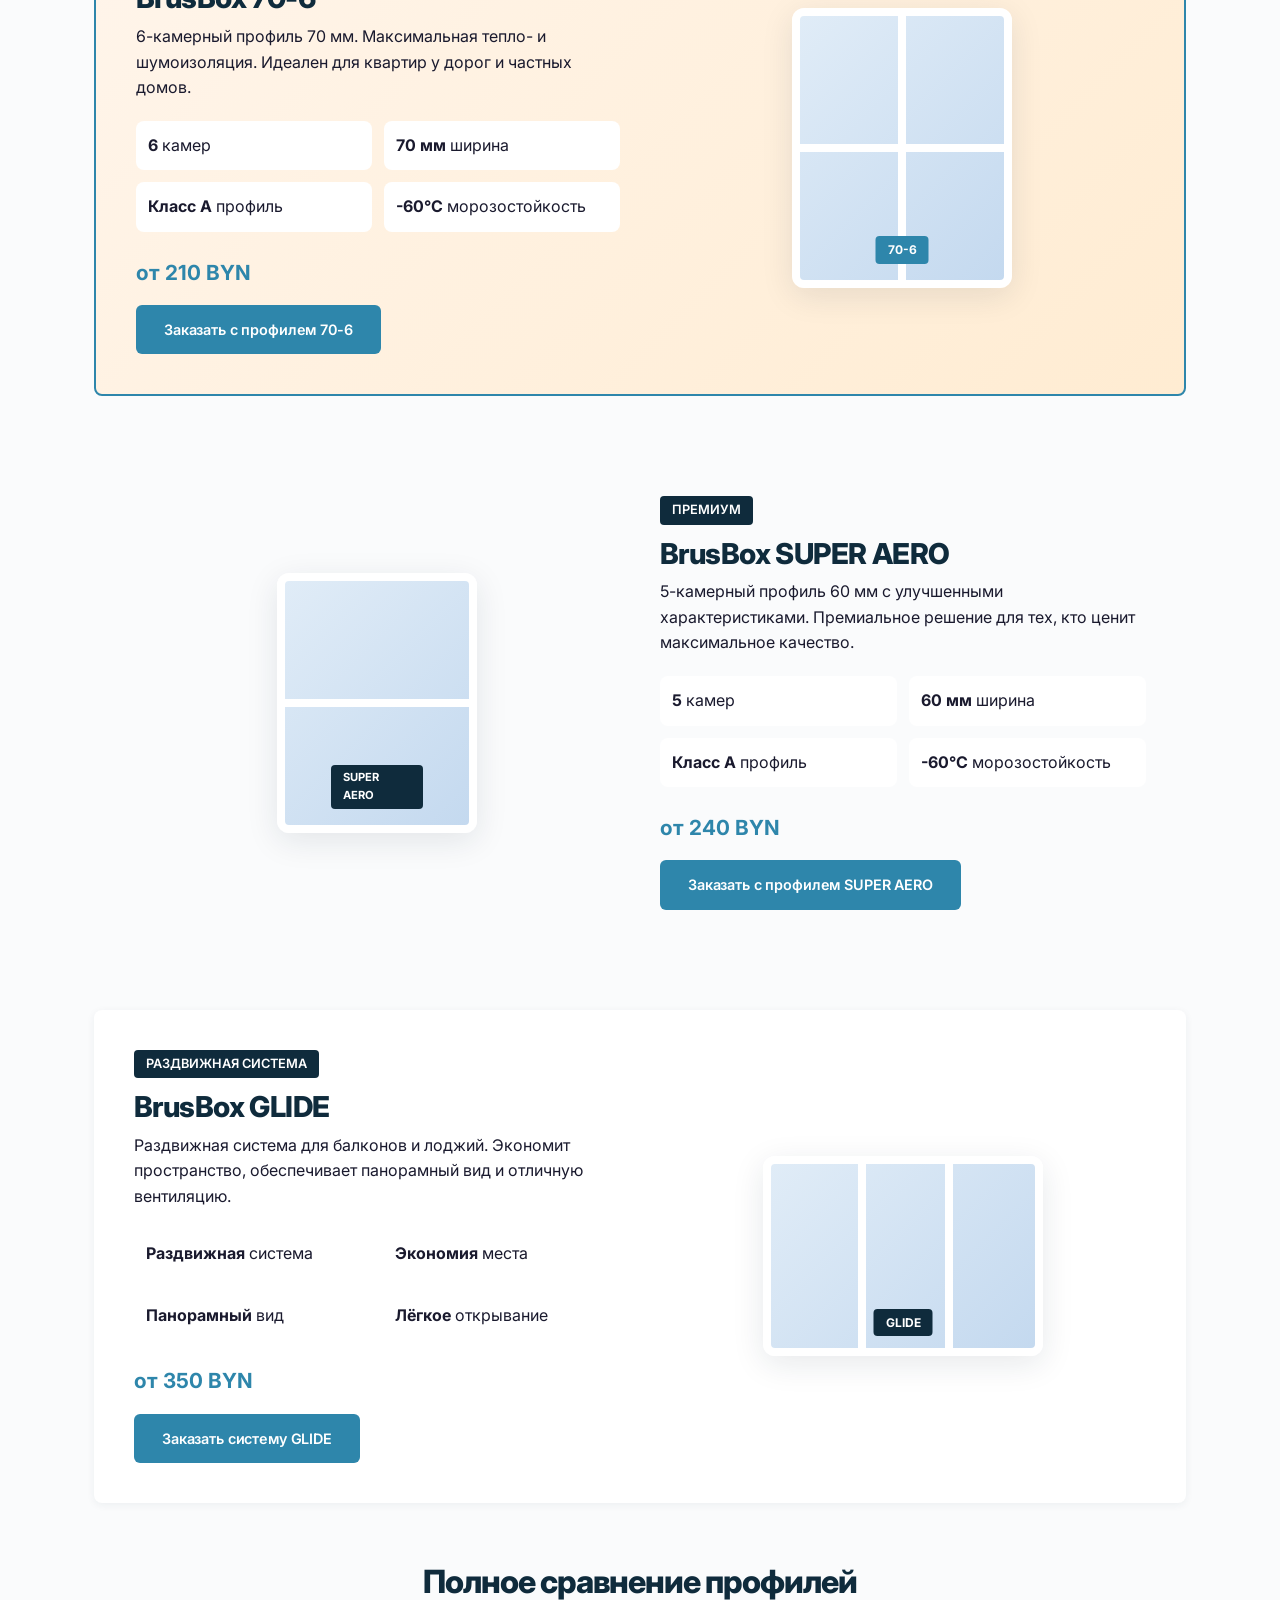
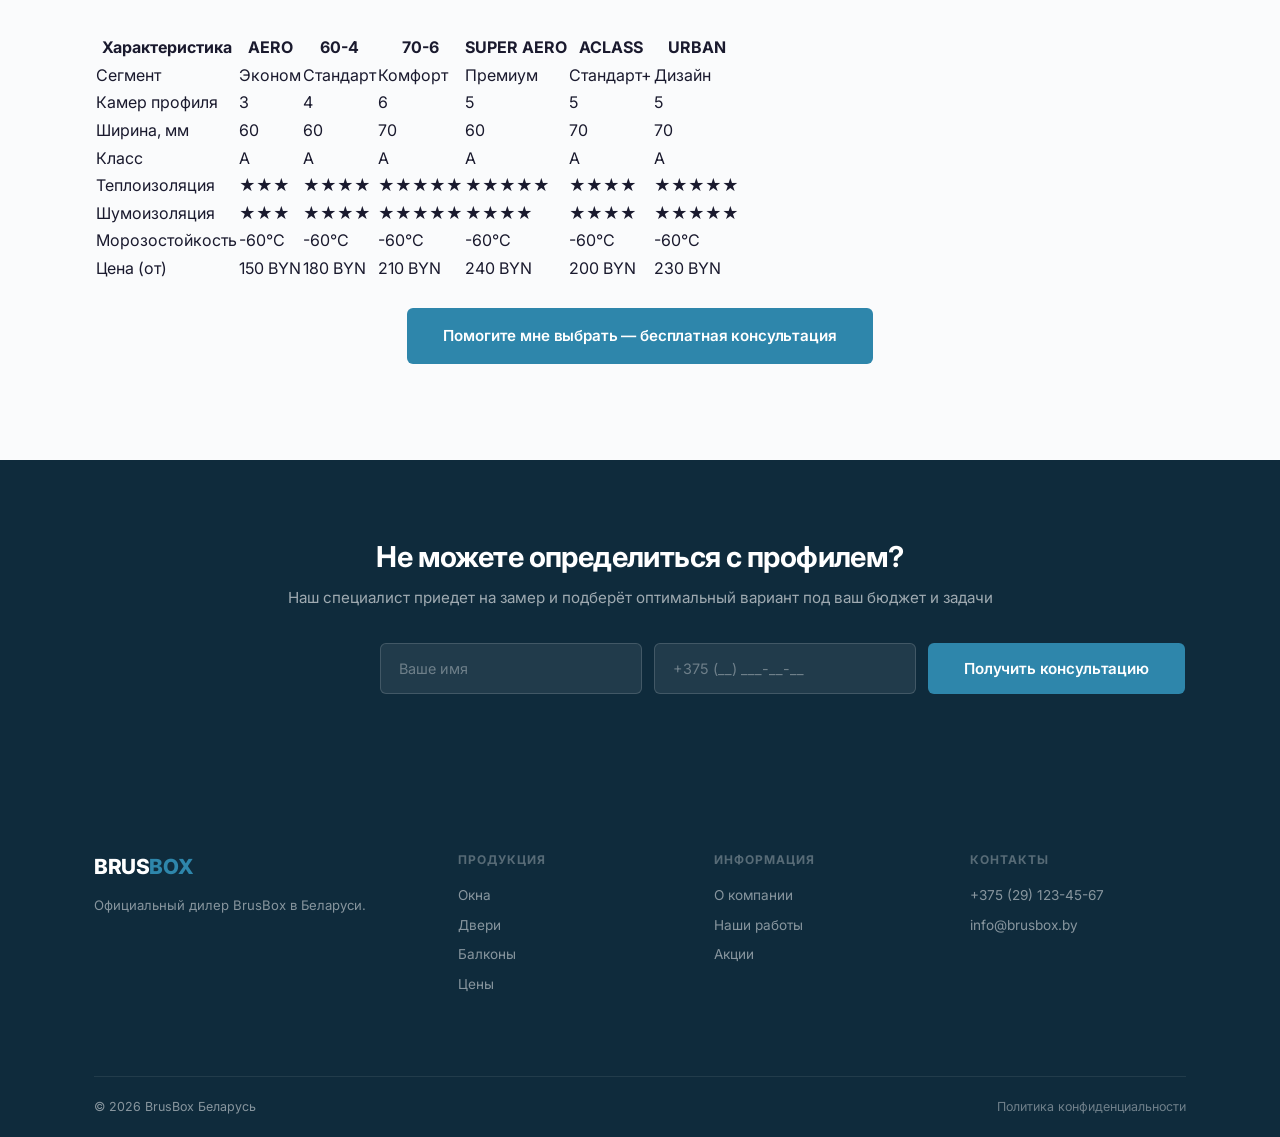
<file: pages/profili.html>
<!DOCTYPE html>
<html lang="ru">
<head>
  <meta charset="UTF-8">
  <meta name="viewport" content="width=device-width, initial-scale=1.0">
  <meta name="description" content="Профильные системы BrusBox: AERO, SUPER AERO, 60-4, ACLASS, 70-6, URBAN, GLIDE. Сравнение, характеристики, цены.">
  <title>Профили BrusBox | AERO, 60-4, 70-6, SUPER AERO - сравнение и цены</title>
  <link href="https://fonts.googleapis.com/css2?family=Inter:wght@400;500;600;700;800&display=swap" rel="stylesheet">
  <link rel="stylesheet" href="../css/style.css">
</head>
<body>

  <div class="top-bar">
    <div class="container">
      <div class="top-bar__left">
        <span>Минск и вся Беларусь</span>
        <span>Пн-Пт 9:00-19:00, Сб 10:00-16:00</span>
      </div>
      <div class="top-bar__right">
        <span class="top-bar__highlight">Рассрочка 0% до 12 мес.</span>
        <a href="mailto:info@brusbox.by">info@brusbox.by</a>
      </div>
    </div>
  </div>

  <header class="header">
    <div class="container">
      <a href="../index.html" class="header__logo">BRUS<span>BOX</span></a>
      <div class="header__contacts">
        <div class="header__messengers">
          <a href="#" title="Viber">Vi</a>
          <a href="#" title="Telegram">Tg</a>
        </div>
        <a href="tel:+375291234567" class="header__phone">+375 (29) 123-45-67</a>
        <a href="#" class="btn btn--primary btn--sm" onclick="openModal('modal-zamer'); return false;">Бесплатный замер</a>
      </div>
    </div>
  </header>

  <nav class="nav">
    <div class="container">
      <ul class="nav__menu">
        <li class="nav__item">
          <a href="okna.html" class="nav__link">Окна <svg viewBox="0 0 12 12"><path d="M2 4l4 4 4-4" fill="none" stroke="currentColor" stroke-width="2"/></svg></a>
          <div class="nav__mega">
            <div>
              <div class="nav__mega-title">По назначению</div>
              <a href="okna-kvartira.html">Окна в квартиру <span class="nav__mega-badge nav__mega-badge--hot">хит</span></a>
              <a href="okna-dom.html">Окна в частный дом</a>
              <a href="okna-dacha.html">Окна на дачу</a>
              <a href="okna-office.html">Окна в офис</a>
            </div>
            <div>
              <div class="nav__mega-title">По виду</div>
              <a href="okna-odnos.html">Одностворчатые</a>
              <a href="okna-dvuhs.html">Двухстворчатые</a>
              <a href="okna-trehs.html">Трёхстворчатые</a>
              <a href="okna-panoram.html">Панорамные</a>
              <a href="okna-arka.html">Арочные</a>
            </div>
            <div>
              <div class="nav__mega-title">По задаче</div>
              <a href="okna-energo.html">Энергосберегающие <span class="nav__mega-badge nav__mega-badge--new">экономия</span></a>
              <a href="okna-shumo.html">Шумозащитные</a>
              <a href="okna-cvetnye.html">Цветные / ламинация</a>
              <a href="okna-teplye.html">Тёплые (для дома)</a>
            </div>
            <div>
              <div class="nav__mega-title">По бюджету</div>
              <a href="okna.html#econom">Эконом <span class="nav__mega-price">от 150 BYN</span></a>
              <a href="okna.html#standard">Стандарт <span class="nav__mega-price">от 210 BYN</span></a>
              <a href="okna.html#premium">Премиум <span class="nav__mega-price">от 280 BYN</span></a>
              <a href="akcii.html">Акции и скидки <span class="nav__mega-badge nav__mega-badge--hot">-25%</span></a>
            </div>
            <div class="nav__mega-cta">
              <a href="#" class="btn btn--primary btn--sm" onclick="openModal('modal-zamer'); return false;">Рассчитать стоимость</a>
              <a href="#" class="btn btn--outline btn--sm" onclick="openModal('modal-zamer'); return false;">Бесплатный замер</a>
            </div>
          </div>
        </li>
        <li class="nav__item">
          <a href="dveri.html" class="nav__link">Двери <svg viewBox="0 0 12 12"><path d="M2 4l4 4 4-4" fill="none" stroke="currentColor" stroke-width="2"/></svg></a>
          <div class="nav__dropdown">
            <a href="dveri.html#vhodnye">Входные двери</a>
            <a href="dveri.html#balkonnye">Балконные двери</a>
            <a href="dveri.html#mezhkomnatnye">Межкомнатные двери</a>
          </div>
        </li>
        <li class="nav__item">
          <a href="balkony.html" class="nav__link">Балконы <svg viewBox="0 0 12 12"><path d="M2 4l4 4 4-4" fill="none" stroke="currentColor" stroke-width="2"/></svg></a>
          <div class="nav__dropdown">
            <a href="balkony.html#teploe">Тёплое остекление</a>
            <a href="balkony.html#holodnoe">Холодное остекление</a>
            <a href="balkony.html#razdvizhnoe">Раздвижное GLIDE</a>
          </div>
        </li>
        <li class="nav__item">
          <a href="profili.html" class="nav__link nav__link--active">Профили <svg viewBox="0 0 12 12"><path d="M2 4l4 4 4-4" fill="none" stroke="currentColor" stroke-width="2"/></svg></a>
          <div class="nav__dropdown">
            <a href="profili.html#aero">AERO</a>
            <a href="profili.html#60-4">60-4</a>
            <a href="profili.html#70-6">70-6</a>
            <a href="profili.html#superaero">SUPER AERO</a>
          </div>
        </li>
        <li class="nav__item"><a href="ceny.html" class="nav__link">Цены</a></li>
        <li class="nav__item"><a href="akcii.html" class="nav__link">Акции</a></li>
        <li class="nav__item"><a href="portfolio.html" class="nav__link">Наши работы</a></li>
        <li class="nav__item"><a href="kontakty.html" class="nav__link">Контакты</a></li>
      </ul>
      <button class="nav__burger" aria-label="Меню"><span></span><span></span><span></span></button>
    </div>
  </nav>

  <section class="page-hero">
    <div class="container">
      <div class="page-hero__breadcrumbs">
        <a href="../index.html">Главная</a> <span>/</span> <span style="color:#fff">Профили BrusBox</span>
      </div>
      <h1 class="page-hero__title">Профильные системы BrusBox</h1>
      <p class="page-hero__text">7 профильных систем для любых задач: от экономичных решений до премиальных. Все профили класса А с гарантией 60 лет.</p>
    </div>
  </section>

  <!-- PROFILE CARDS -->
  <section class="section">
    <div class="container">
      <h2 class="section-title">Выберите профильную систему</h2>
      <p class="section-subtitle">Каждый профиль BrusBox производится на оборудовании KraussMaffei (Германия)</p>

      <!-- AERO -->
      <div id="aero" style="display:grid; grid-template-columns:1fr 1fr; gap:40px; align-items:center; margin-bottom:60px; padding:40px; background:var(--bg-light); border-radius:var(--radius);">
        <div>
          <div style="display:inline-block; padding:4px 12px; background:var(--green); color:#fff; border-radius:4px; font-size:0.8rem; font-weight:600; margin-bottom:12px;">ЭКОНОМ</div>
          <h3 style="font-size:1.8rem; font-weight:800; margin-bottom:8px;">BrusBox AERO</h3>
          <p style="color:var(--text-light); margin-bottom:20px;">3-камерный профиль шириной 60 мм. Оптимальное решение для дач, квартир на верхних этажах и объектов с ограниченным бюджетом.</p>
          <div style="display:grid; grid-template-columns:1fr 1fr; gap:12px; margin-bottom:24px;">
            <div style="padding:12px; background:#fff; border-radius:8px;"><strong>3</strong> камеры</div>
            <div style="padding:12px; background:#fff; border-radius:8px;"><strong>60 мм</strong> ширина</div>
            <div style="padding:12px; background:#fff; border-radius:8px;"><strong>Класс А</strong> профиль</div>
            <div style="padding:12px; background:#fff; border-radius:8px;"><strong>-60&deg;C</strong> морозостойкость</div>
          </div>
          <div style="font-size:1.3rem; font-weight:700; color:var(--accent); margin-bottom:16px;">от 150 BYN</div>
          <a href="#" class="btn btn--primary" onclick="openModal('modal-zamer'); return false;">Заказать с профилем AERO</a>
        </div>
        <div style="display:flex; align-items:center; justify-content:center;">
          <div style="width:200px; height:260px; background:linear-gradient(135deg, #e0ecf7, #c4d9ef); border-radius:12px; border:8px solid #fff; box-shadow:var(--shadow-lg); position:relative;">
            <div style="position:absolute;top:50%;left:0;right:0;height:8px;background:#fff;transform:translateY(-50%);"></div>
            <div style="position:absolute; bottom:16px; left:50%; transform:translateX(-50%); background:var(--green); color:#fff; padding:4px 12px; border-radius:4px; font-size:0.75rem; font-weight:700;">AERO</div>
          </div>
        </div>
      </div>

      <!-- 60-4 -->
      <div id="60-4" style="display:grid; grid-template-columns:1fr 1fr; gap:40px; align-items:center; margin-bottom:60px; padding:40px; background:#fff; border-radius:var(--radius); box-shadow:var(--shadow);">
        <div style="display:flex; align-items:center; justify-content:center; order:0;">
          <div style="width:200px; height:260px; background:linear-gradient(135deg, #e0ecf7, #c4d9ef); border-radius:12px; border:8px solid #fff; box-shadow:var(--shadow-lg); position:relative;">
            <div style="position:absolute;top:50%;left:0;right:0;height:8px;background:#fff;transform:translateY(-50%);"></div>
            <div style="position:absolute;top:0;bottom:0;left:50%;width:8px;background:#fff;transform:translateX(-50%);"></div>
            <div style="position:absolute; bottom:16px; left:50%; transform:translateX(-50%); background:var(--primary); color:#fff; padding:4px 12px; border-radius:4px; font-size:0.75rem; font-weight:700;">60-4</div>
          </div>
        </div>
        <div style="order:1;">
          <div style="display:inline-block; padding:4px 12px; background:var(--primary); color:#fff; border-radius:4px; font-size:0.8rem; font-weight:600; margin-bottom:12px;">СТАНДАРТ</div>
          <h3 style="font-size:1.8rem; font-weight:800; margin-bottom:8px;">BrusBox 60-4</h3>
          <p style="color:var(--text-light); margin-bottom:20px;">4-камерный профиль 60 мм. Отличный баланс цены и качества. Самый популярный выбор для городских квартир.</p>
          <div style="display:grid; grid-template-columns:1fr 1fr; gap:12px; margin-bottom:24px;">
            <div style="padding:12px; background:var(--bg-light); border-radius:8px;"><strong>4</strong> камеры</div>
            <div style="padding:12px; background:var(--bg-light); border-radius:8px;"><strong>60 мм</strong> ширина</div>
            <div style="padding:12px; background:var(--bg-light); border-radius:8px;"><strong>Класс А</strong> профиль</div>
            <div style="padding:12px; background:var(--bg-light); border-radius:8px;"><strong>-60&deg;C</strong> морозостойкость</div>
          </div>
          <div style="font-size:1.3rem; font-weight:700; color:var(--accent); margin-bottom:16px;">от 180 BYN</div>
          <a href="#" class="btn btn--primary" onclick="openModal('modal-zamer'); return false;">Заказать с профилем 60-4</a>
        </div>
      </div>

      <!-- 70-6 -->
      <div id="70-6" style="display:grid; grid-template-columns:1fr 1fr; gap:40px; align-items:center; margin-bottom:60px; padding:40px; background:linear-gradient(135deg, #fff5eb, #ffecd2); border-radius:var(--radius); border:2px solid var(--accent);">
        <div>
          <div style="display:inline-block; padding:4px 12px; background:var(--accent); color:#fff; border-radius:4px; font-size:0.8rem; font-weight:600; margin-bottom:12px;">ПОПУЛЯРНЫЙ ВЫБОР</div>
          <h3 style="font-size:1.8rem; font-weight:800; margin-bottom:8px;">BrusBox 70-6</h3>
          <p style="color:var(--text-light); margin-bottom:20px;">6-камерный профиль 70 мм. Максимальная тепло- и шумоизоляция. Идеален для квартир у дорог и частных домов.</p>
          <div style="display:grid; grid-template-columns:1fr 1fr; gap:12px; margin-bottom:24px;">
            <div style="padding:12px; background:#fff; border-radius:8px;"><strong>6</strong> камер</div>
            <div style="padding:12px; background:#fff; border-radius:8px;"><strong>70 мм</strong> ширина</div>
            <div style="padding:12px; background:#fff; border-radius:8px;"><strong>Класс А</strong> профиль</div>
            <div style="padding:12px; background:#fff; border-radius:8px;"><strong>-60&deg;C</strong> морозостойкость</div>
          </div>
          <div style="font-size:1.3rem; font-weight:700; color:var(--accent); margin-bottom:16px;">от 210 BYN</div>
          <a href="#" class="btn btn--primary" onclick="openModal('modal-zamer'); return false;">Заказать с профилем 70-6</a>
        </div>
        <div style="display:flex; align-items:center; justify-content:center;">
          <div style="width:220px; height:280px; background:linear-gradient(135deg, #e0ecf7, #c4d9ef); border-radius:12px; border:8px solid #fff; box-shadow:var(--shadow-lg); position:relative;">
            <div style="position:absolute;top:50%;left:0;right:0;height:8px;background:#fff;transform:translateY(-50%);"></div>
            <div style="position:absolute;top:0;bottom:0;left:50%;width:8px;background:#fff;transform:translateX(-50%);"></div>
            <div style="position:absolute; bottom:16px; left:50%; transform:translateX(-50%); background:var(--accent); color:#fff; padding:4px 12px; border-radius:4px; font-size:0.75rem; font-weight:700;">70-6</div>
          </div>
        </div>
      </div>

      <!-- SUPER AERO -->
      <div id="superaero" style="display:grid; grid-template-columns:1fr 1fr; gap:40px; align-items:center; margin-bottom:60px; padding:40px; background:var(--bg-light); border-radius:var(--radius);">
        <div style="display:flex; align-items:center; justify-content:center;">
          <div style="width:200px; height:260px; background:linear-gradient(135deg, #e0ecf7, #c4d9ef); border-radius:12px; border:8px solid #fff; box-shadow:var(--shadow-lg); position:relative;">
            <div style="position:absolute;top:50%;left:0;right:0;height:8px;background:#fff;transform:translateY(-50%);"></div>
            <div style="position:absolute; bottom:16px; left:50%; transform:translateX(-50%); background:var(--dark); color:#fff; padding:4px 12px; border-radius:4px; font-size:0.7rem; font-weight:700;">SUPER AERO</div>
          </div>
        </div>
        <div>
          <div style="display:inline-block; padding:4px 12px; background:var(--dark); color:#fff; border-radius:4px; font-size:0.8rem; font-weight:600; margin-bottom:12px;">ПРЕМИУМ</div>
          <h3 style="font-size:1.8rem; font-weight:800; margin-bottom:8px;">BrusBox SUPER AERO</h3>
          <p style="color:var(--text-light); margin-bottom:20px;">5-камерный профиль 60 мм с улучшенными характеристиками. Премиальное решение для тех, кто ценит максимальное качество.</p>
          <div style="display:grid; grid-template-columns:1fr 1fr; gap:12px; margin-bottom:24px;">
            <div style="padding:12px; background:#fff; border-radius:8px;"><strong>5</strong> камер</div>
            <div style="padding:12px; background:#fff; border-radius:8px;"><strong>60 мм</strong> ширина</div>
            <div style="padding:12px; background:#fff; border-radius:8px;"><strong>Класс А</strong> профиль</div>
            <div style="padding:12px; background:#fff; border-radius:8px;"><strong>-60&deg;C</strong> морозостойкость</div>
          </div>
          <div style="font-size:1.3rem; font-weight:700; color:var(--accent); margin-bottom:16px;">от 240 BYN</div>
          <a href="#" class="btn btn--primary" onclick="openModal('modal-zamer'); return false;">Заказать с профилем SUPER AERO</a>
        </div>
      </div>

      <!-- GLIDE -->
      <div id="glide" style="display:grid; grid-template-columns:1fr 1fr; gap:40px; align-items:center; margin-bottom:60px; padding:40px; background:#fff; border-radius:var(--radius); box-shadow:var(--shadow);">
        <div>
          <div style="display:inline-block; padding:4px 12px; background:var(--primary); color:#fff; border-radius:4px; font-size:0.8rem; font-weight:600; margin-bottom:12px;">РАЗДВИЖНАЯ СИСТЕМА</div>
          <h3 style="font-size:1.8rem; font-weight:800; margin-bottom:8px;">BrusBox GLIDE</h3>
          <p style="color:var(--text-light); margin-bottom:20px;">Раздвижная система для балконов и лоджий. Экономит пространство, обеспечивает панорамный вид и отличную вентиляцию.</p>
          <div style="display:grid; grid-template-columns:1fr 1fr; gap:12px; margin-bottom:24px;">
            <div style="padding:12px; background:var(--bg-light); border-radius:8px;"><strong>Раздвижная</strong> система</div>
            <div style="padding:12px; background:var(--bg-light); border-radius:8px;"><strong>Экономия</strong> места</div>
            <div style="padding:12px; background:var(--bg-light); border-radius:8px;"><strong>Панорамный</strong> вид</div>
            <div style="padding:12px; background:var(--bg-light); border-radius:8px;"><strong>Лёгкое</strong> открывание</div>
          </div>
          <div style="font-size:1.3rem; font-weight:700; color:var(--accent); margin-bottom:16px;">от 350 BYN</div>
          <a href="#" class="btn btn--primary" onclick="openModal('modal-zamer'); return false;">Заказать систему GLIDE</a>
        </div>
        <div style="display:flex; align-items:center; justify-content:center;">
          <div style="width:280px; height:200px; background:linear-gradient(135deg, #e0ecf7, #c4d9ef); border-radius:12px; border:8px solid #fff; box-shadow:var(--shadow-lg); position:relative;">
            <div style="position:absolute;top:0;bottom:0;left:33%;width:8px;background:#fff;"></div>
            <div style="position:absolute;top:0;bottom:0;left:66%;width:8px;background:#fff;"></div>
            <div style="position:absolute; bottom:12px; left:50%; transform:translateX(-50%); background:var(--primary); color:#fff; padding:4px 12px; border-radius:4px; font-size:0.75rem; font-weight:700;">GLIDE</div>
          </div>
        </div>
      </div>

      <!-- FULL COMPARISON TABLE -->
      <h2 class="section-title" style="margin-top:40px;">Полное сравнение профилей</h2>
      <div style="overflow-x:auto; margin-top:32px;">
        <table class="profiles-table">
          <thead>
            <tr>
              <th>Характеристика</th>
              <th>AERO</th>
              <th>60-4</th>
              <th class="highlight">70-6</th>
              <th>SUPER AERO</th>
              <th>ACLASS</th>
              <th>URBAN</th>
            </tr>
          </thead>
          <tbody>
            <tr><td>Сегмент</td><td>Эконом</td><td>Стандарт</td><td class="highlight">Комфорт</td><td>Премиум</td><td>Стандарт+</td><td>Дизайн</td></tr>
            <tr><td>Камер профиля</td><td>3</td><td>4</td><td class="highlight">6</td><td>5</td><td>5</td><td>5</td></tr>
            <tr><td>Ширина, мм</td><td>60</td><td>60</td><td class="highlight">70</td><td>60</td><td>70</td><td>70</td></tr>
            <tr><td>Класс</td><td>A</td><td>A</td><td class="highlight">A</td><td>A</td><td>A</td><td>A</td></tr>
            <tr><td>Теплоизоляция</td><td class="stars">&#9733;&#9733;&#9733;</td><td class="stars">&#9733;&#9733;&#9733;&#9733;</td><td class="highlight stars">&#9733;&#9733;&#9733;&#9733;&#9733;</td><td class="stars">&#9733;&#9733;&#9733;&#9733;&#9733;</td><td class="stars">&#9733;&#9733;&#9733;&#9733;</td><td class="stars">&#9733;&#9733;&#9733;&#9733;&#9733;</td></tr>
            <tr><td>Шумоизоляция</td><td class="stars">&#9733;&#9733;&#9733;</td><td class="stars">&#9733;&#9733;&#9733;&#9733;</td><td class="highlight stars">&#9733;&#9733;&#9733;&#9733;&#9733;</td><td class="stars">&#9733;&#9733;&#9733;&#9733;</td><td class="stars">&#9733;&#9733;&#9733;&#9733;</td><td class="stars">&#9733;&#9733;&#9733;&#9733;&#9733;</td></tr>
            <tr><td>Морозостойкость</td><td>-60&deg;C</td><td>-60&deg;C</td><td class="highlight">-60&deg;C</td><td>-60&deg;C</td><td>-60&deg;C</td><td>-60&deg;C</td></tr>
            <tr><td>Цена (от)</td><td class="price">150 BYN</td><td class="price">180 BYN</td><td class="highlight price">210 BYN</td><td class="price">240 BYN</td><td class="price">200 BYN</td><td class="price">230 BYN</td></tr>
          </tbody>
        </table>
      </div>
      <p style="text-align:center; margin-top:24px;"><a href="#" class="btn btn--primary btn--lg" onclick="openModal('modal-zamer'); return false;">Помогите мне выбрать &mdash; бесплатная консультация</a></p>
    </div>
  </section>

  <!-- CTA -->
  <section class="cta-section">
    <div class="container">
      <h2>Не можете определиться с профилем?</h2>
      <p>Наш специалист приедет на замер и подберёт оптимальный вариант под ваш бюджет и задачи</p>
      <form class="cta-form" data-form="cta-profili">
        <input type="text" name="name" placeholder="Ваше имя" required>
        <input type="tel" name="phone" placeholder="+375 (__) ___-__-__" required>
        <button type="submit" class="btn btn--primary btn--lg">Получить консультацию</button>
      </form>
    </div>
  </section>

  <footer class="footer"><div class="container"><div class="footer__grid"><div><div class="footer__brand">BRUS<span>BOX</span></div><p class="footer__desc">Официальный дилер BrusBox в Беларуси.</p></div><div><div class="footer__title">Продукция</div><div class="footer__links"><a href="okna.html">Окна</a><a href="dveri.html">Двери</a><a href="balkony.html">Балконы</a><a href="ceny.html">Цены</a></div></div><div><div class="footer__title">Информация</div><div class="footer__links"><a href="about.html">О компании</a><a href="portfolio.html">Наши работы</a><a href="akcii.html">Акции</a></div></div><div><div class="footer__title">Контакты</div><div class="footer__links"><a href="tel:+375291234567">+375 (29) 123-45-67</a><a href="mailto:info@brusbox.by">info@brusbox.by</a></div></div><div></div></div><div class="footer__bottom"><span>&copy; 2026 BrusBox Беларусь</span><a href="#">Политика конфиденциальности</a></div></div></footer>

  <div class="mobile-bar"><div class="container"><a href="tel:+375291234567" class="mobile-bar__item"><span class="mobile-bar__icon">&#128222;</span>Позвонить</a><a href="#" class="mobile-bar__item"><span class="mobile-bar__icon">&#128172;</span>Viber</a><a href="#" class="mobile-bar__item"><span class="mobile-bar__icon">&#9993;</span>Telegram</a><a href="#" class="mobile-bar__item" onclick="openModal('modal-zamer'); return false;"><span class="mobile-bar__icon">&#128207;</span>Замер</a></div></div>

  <div class="modal-overlay" id="modal-zamer"><div class="modal"><button class="modal__close" onclick="closeModal('modal-zamer')">&times;</button><h3 class="modal__title">Бесплатный замер</h3><p class="modal__text">Оставьте контакты и замерщик приедет в удобное время</p><form class="modal__form" data-form="zamer"><input type="text" name="name" placeholder="Ваше имя" required><input type="tel" name="phone" placeholder="+375 (__) ___-__-__" required><input type="text" name="address" placeholder="Адрес (город, улица)"><button type="submit" class="btn btn--primary" style="width:100%">Вызвать замерщика</button><p class="modal__privacy">Нажимая кнопку, вы соглашаетесь с <a href="#">политикой конфиденциальности</a></p></form></div></div>

  <script src="../js/main.js"></script>
</body>
</html>
</file>
<file: css/style.css>
/* ===== RESET & BASE ===== */
*, *::before, *::after {
  margin: 0;
  padding: 0;
  box-sizing: border-box;
}

/* ===== THEME 1: Холодный премиум ===== */
:root,
[data-theme="cold"] {
  --primary: #0F2B3C;
  --primary-hover: #183A4F;
  --primary-light: #E8F1F5;
  --accent: #2E86AB;
  --accent-hover: #257394;
  --accent-light: #EAF4F8;
  --dark: #0F2B3C;
  --text: #1A1A2E;
  --text-secondary: #5A6672;
  --text-muted: #94A3B0;
  --bg: #FAFBFC;
  --bg-card: #FFFFFF;
  --bg-section: #F3F5F7;
  --border: #E2E8F0;
  --shadow-sm: 0 1px 3px rgba(15,43,60,0.04);
  --shadow: 0 2px 8px rgba(15,43,60,0.06);
  --shadow-md: 0 4px 16px rgba(15,43,60,0.08);
  --shadow-lg: 0 8px 32px rgba(15,43,60,0.10);
  --radius: 8px;
  --radius-sm: 6px;
  --radius-lg: 12px;
  --transition: 0.25s ease;
  --max-width: 1140px;
  --font: 'Inter', -apple-system, BlinkMacSystemFont, 'Segoe UI', sans-serif;
}

/* ===== THEME 2: Тёплый минимализм ===== */
[data-theme="warm"] {
  --primary: #1B2A3D;
  --primary-hover: #253B52;
  --primary-light: #EDF2F0;
  --accent: #3A7D6E;
  --accent-hover: #2E6459;
  --accent-light: #EBF5F2;
  --dark: #1B2A3D;
  --text: #212529;
  --text-secondary: #5C6470;
  --text-muted: #8E959E;
  --bg: #F8F9FA;
  --bg-card: #FFFFFF;
  --bg-section: #F0F2F4;
  --border: #DEE2E6;
  --shadow-sm: 0 1px 3px rgba(27,42,61,0.04);
  --shadow: 0 2px 8px rgba(27,42,61,0.06);
  --shadow-md: 0 4px 16px rgba(27,42,61,0.08);
  --shadow-lg: 0 8px 32px rgba(27,42,61,0.10);
}

/* ===== THEME 3: Монохром ===== */
[data-theme="mono"] {
  --primary: #111827;
  --primary-hover: #1F2937;
  --primary-light: #EFF1F5;
  --accent: #3B82F6;
  --accent-hover: #2563EB;
  --accent-light: #EFF6FF;
  --dark: #111827;
  --text: #374151;
  --text-secondary: #6B7280;
  --text-muted: #9CA3AF;
  --bg: #FFFFFF;
  --bg-card: #FFFFFF;
  --bg-section: #F9FAFB;
  --border: #E5E7EB;
  --shadow-sm: 0 1px 3px rgba(17,24,39,0.04);
  --shadow: 0 2px 8px rgba(17,24,39,0.05);
  --shadow-md: 0 4px 16px rgba(17,24,39,0.07);
  --shadow-lg: 0 8px 32px rgba(17,24,39,0.09);
}

/* ===== THEME 4: Красный агрессив ===== */
[data-theme="red"] {
  --primary: #1C1017;
  --primary-hover: #2D1A23;
  --primary-light: #FBE9E7;
  --accent: #E53935;
  --accent-hover: #C62828;
  --accent-light: #FFEBEE;
  --dark: #1C1017;
  --text: #2C1810;
  --text-secondary: #6D4C41;
  --text-muted: #A1887F;
  --bg: #FFFAFA;
  --bg-card: #FFFFFF;
  --bg-section: #FFF5F5;
  --border: #F5DDDD;
}

/* ===== THEME 5: Кислотный лайм ===== */
[data-theme="lime"] {
  --primary: #0A1A0A;
  --primary-hover: #142814;
  --primary-light: #E8F5E9;
  --accent: #76FF03;
  --accent-hover: #64DD17;
  --accent-light: #F1FDE0;
  --dark: #0A1A0A;
  --text: #1B2E1B;
  --text-secondary: #4E6B4E;
  --text-muted: #8FA58F;
  --bg: #F5FFF0;
  --bg-card: #FFFFFF;
  --bg-section: #EDFCE5;
  --border: #C8E6C9;
}

/* ===== THEME 6: Неон розовый ===== */
[data-theme="neon-pink"] {
  --primary: #1A0A1A;
  --primary-hover: #2D142D;
  --primary-light: #FCE4EC;
  --accent: #FF1493;
  --accent-hover: #E01283;
  --accent-light: #FFF0F7;
  --dark: #1A0A1A;
  --text: #2E1B2E;
  --text-secondary: #7B4D7B;
  --text-muted: #B085B0;
  --bg: #FFFAFD;
  --bg-card: #FFFFFF;
  --bg-section: #FFF5FA;
  --border: #F8D0E8;
}

/* ===== THEME 7: Электро-фиолет ===== */
[data-theme="violet"] {
  --primary: #0D0A1A;
  --primary-hover: #1A142D;
  --primary-light: #EDE7F6;
  --accent: #7C4DFF;
  --accent-hover: #651FFF;
  --accent-light: #F3EDFF;
  --dark: #0D0A1A;
  --text: #1A1A2E;
  --text-secondary: #5C5680;
  --text-muted: #9E97C0;
  --bg: #FAFAFF;
  --bg-card: #FFFFFF;
  --bg-section: #F5F3FF;
  --border: #E0DCF0;
}

/* ===== THEME 8: Кибер-жёлтый ===== */
[data-theme="cyber"] {
  --primary: #121212;
  --primary-hover: #1E1E1E;
  --primary-light: #FFF8E1;
  --accent: #FFD600;
  --accent-hover: #FFC400;
  --accent-light: #FFFDE7;
  --dark: #121212;
  --text: #212121;
  --text-secondary: #616161;
  --text-muted: #9E9E9E;
  --bg: #FAFAFA;
  --bg-card: #FFFFFF;
  --bg-section: #F5F5F5;
  --border: #E0E0E0;
}

/* ===== THEME 9: Токсичный бирюзовый ===== */
[data-theme="toxic"] {
  --primary: #002B2B;
  --primary-hover: #003D3D;
  --primary-light: #E0F7FA;
  --accent: #00E5FF;
  --accent-hover: #00B8D4;
  --accent-light: #E6FEFF;
  --dark: #002B2B;
  --text: #0D3B3B;
  --text-secondary: #3B6E6E;
  --text-muted: #80ABAB;
  --bg: #F5FFFF;
  --bg-card: #FFFFFF;
  --bg-section: #ECFFFE;
  --border: #B2EBF2;
}

/* ===== THEME 10: Огненный апельсин ===== */
[data-theme="fire"] {
  --primary: #1A0F00;
  --primary-hover: #2D1A00;
  --primary-light: #FFF3E0;
  --accent: #FF6D00;
  --accent-hover: #E65100;
  --accent-light: #FFF8F0;
  --dark: #1A0F00;
  --text: #2E1E0D;
  --text-secondary: #6D5635;
  --text-muted: #A08B6F;
  --bg: #FFFCF8;
  --bg-card: #FFFFFF;
  --bg-section: #FFF8F0;
  --border: #FFE0B2;
}

/* ===== THEME 11: Дарк-мод ===== */
[data-theme="dark"] {
  --primary: #0F172A;
  --primary-hover: #1E293B;
  --primary-light: #1E293B;
  --accent: #38BDF8;
  --accent-hover: #0EA5E9;
  --accent-light: #0F2940;
  --dark: #F1F5F9;
  --text: #E2E8F0;
  --text-secondary: #94A3B8;
  --text-muted: #64748B;
  --bg: #0F172A;
  --bg-card: #1E293B;
  --bg-section: #162032;
  --border: #334155;
  --shadow-sm: 0 1px 3px rgba(0,0,0,0.3);
  --shadow: 0 2px 8px rgba(0,0,0,0.3);
  --shadow-md: 0 4px 16px rgba(0,0,0,0.4);
  --shadow-lg: 0 8px 32px rgba(0,0,0,0.5);
}
[data-theme="dark"] .header { background: #1E293B; border-color: #334155; }
[data-theme="dark"] .trust-strip { background: #1E293B; border-color: #334155; }
[data-theme="dark"] .modal { background: #1E293B; }
[data-theme="dark"] .modal__form input { background: #0F172A; border-color: #334155; color: #E2E8F0; }
[data-theme="dark"] .cta-form input { background: rgba(255,255,255,0.05); }

/* ===== THEME 12: Химозный мульти-градиент ===== */
[data-theme="rainbow"] {
  --primary: #1A1033;
  --primary-hover: #2D1A50;
  --primary-light: #F0E6FF;
  --accent: #E040FB;
  --accent-hover: #C020E0;
  --accent-light: #FCE4FF;
  --dark: #1A1033;
  --text: #2A1E40;
  --text-secondary: #6A5B8A;
  --text-muted: #A89BC0;
  --bg: #FEFAFF;
  --bg-card: #FFFFFF;
  --bg-section: #F8F0FF;
  --border: #E8D5F5;
}

/* ===== THEME 13: Матричный зелёный ===== */
[data-theme="matrix"] {
  --primary: #0A0A0A;
  --primary-hover: #151515;
  --primary-light: #0A2A0A;
  --accent: #00FF41;
  --accent-hover: #00CC33;
  --accent-light: #0A1F0A;
  --dark: #00FF41;
  --text: #B0FFB0;
  --text-secondary: #60C060;
  --text-muted: #308030;
  --bg: #0A0A0A;
  --bg-card: #111111;
  --bg-section: #0D0D0D;
  --border: #1A3A1A;
  --shadow-sm: 0 1px 3px rgba(0,255,65,0.05);
  --shadow: 0 2px 8px rgba(0,255,65,0.05);
  --shadow-md: 0 4px 16px rgba(0,255,65,0.08);
  --shadow-lg: 0 8px 32px rgba(0,255,65,0.1);
}
[data-theme="matrix"] .header { background: #111; border-color: #1A3A1A; }
[data-theme="matrix"] .trust-strip { background: #111; border-color: #1A3A1A; }
[data-theme="matrix"] .modal { background: #111; }
[data-theme="matrix"] .modal__form input { background: #0A0A0A; border-color: #1A3A1A; color: #B0FFB0; }
[data-theme="matrix"] .cta-form input { background: rgba(0,255,65,0.05); }

/* ===== THEME SWITCHER ===== */
.theme-switcher {
  position: fixed;
  top: 50%;
  right: 0;
  transform: translateY(-50%);
  z-index: 9999;
  display: flex;
  flex-direction: column;
  gap: 0;
  background: var(--bg-card);
  border: 1px solid var(--border);
  border-right: none;
  border-radius: var(--radius) 0 0 var(--radius);
  box-shadow: var(--shadow-md);
  overflow: hidden;
}
.theme-switcher__btn {
  display: flex;
  align-items: center;
  gap: 8px;
  padding: 10px 14px;
  border: none;
  background: transparent;
  cursor: pointer;
  font-size: 0.75rem;
  font-family: var(--font);
  font-weight: 500;
  color: var(--text-secondary);
  transition: all var(--transition);
  white-space: nowrap;
  border-bottom: 1px solid var(--border);
}
.theme-switcher__btn:last-child { border-bottom: none; }
.theme-switcher__btn:hover { background: var(--bg-section); }
.theme-switcher__btn.active {
  background: var(--primary);
  color: #fff;
}
.theme-switcher__dot {
  width: 14px;
  height: 14px;
  border-radius: 50%;
  border: 2px solid rgba(0,0,0,0.1);
  flex-shrink: 0;
}

/* ===== GLOBAL ===== */
html {
  scroll-behavior: smooth;
  font-size: 16px;
}

body {
  font-family: var(--font);
  color: var(--text);
  background: var(--bg);
  line-height: 1.6;
  overflow-x: hidden;
  -webkit-font-smoothing: antialiased;
  -moz-osx-font-smoothing: grayscale;
}

a {
  color: var(--accent);
  text-decoration: none;
  transition: color var(--transition);
}
a:hover { color: var(--accent-hover); }

img { max-width: 100%; height: auto; display: block; }
ul, ol { list-style: none; }

h1, h2, h3, h4, h5, h6 {
  line-height: 1.2;
  color: var(--dark);
  font-weight: 700;
  letter-spacing: -0.02em;
}

.container {
  width: 100%;
  max-width: var(--max-width);
  margin: 0 auto;
  padding: 0 24px;
}

/* ===== SECTIONS ===== */
.section { padding: 96px 0; }
.section--alt { background: var(--bg-section); }

.section-label {
  display: inline-block;
  font-size: 0.7rem;
  font-weight: 700;
  text-transform: uppercase;
  letter-spacing: 0.1em;
  color: var(--accent);
  margin-bottom: 12px;
}

.section-title {
  font-size: 2rem;
  font-weight: 800;
  text-align: center;
  margin-bottom: 16px;
  color: var(--dark);
  letter-spacing: -0.03em;
}

.section-desc {
  text-align: center;
  color: var(--text-secondary);
  font-size: 1rem;
  max-width: 520px;
  margin: 0 auto 56px;
  line-height: 1.7;
}

/* ===== BUTTONS ===== */
.btn {
  display: inline-flex;
  align-items: center;
  justify-content: center;
  gap: 8px;
  padding: 13px 28px;
  border: none;
  border-radius: var(--radius-sm);
  font-size: 0.9rem;
  font-weight: 600;
  font-family: var(--font);
  cursor: pointer;
  transition: all var(--transition);
  text-decoration: none;
  white-space: nowrap;
  letter-spacing: -0.01em;
}
.btn--primary {
  background: var(--accent);
  color: #fff;
}
.btn--primary:hover {
  background: var(--accent-hover);
  color: #fff;
  transform: translateY(-1px);
  box-shadow: 0 4px 12px rgba(0,0,0,0.15);
}
.btn--secondary {
  background: var(--primary);
  color: #fff;
}
.btn--secondary:hover {
  background: var(--primary-hover);
  color: #fff;
  transform: translateY(-1px);
}
.btn--outline {
  background: transparent;
  color: var(--primary);
  border: 1.5px solid var(--border);
}
.btn--outline:hover {
  border-color: var(--primary);
  background: var(--primary-light);
}
.btn--ghost {
  background: transparent;
  color: var(--text-secondary);
  padding: 10px 16px;
}
.btn--ghost:hover { color: var(--accent); }
.btn--white {
  background: #fff;
  color: var(--primary);
}
.btn--white:hover {
  background: var(--primary-light);
  color: var(--primary);
}
.btn--lg { padding: 16px 36px; font-size: 0.95rem; }
.btn--sm { padding: 9px 18px; font-size: 0.82rem; }
.btn--full { width: 100%; }

/* ===== HEADER ===== */
.header {
  background: var(--bg-card);
  border-bottom: 1px solid var(--border);
  position: sticky;
  top: 0;
  z-index: 1000;
}
.header .container {
  display: flex;
  align-items: center;
  justify-content: space-between;
  height: 64px;
}
.header__logo {
  font-size: 1.4rem;
  font-weight: 800;
  color: var(--primary);
  text-decoration: none;
  letter-spacing: -0.03em;
}
.header__logo span { color: var(--accent); }
.header__right {
  display: flex;
  align-items: center;
  gap: 24px;
}
.header__phone {
  font-size: 0.95rem;
  font-weight: 600;
  color: var(--dark);
  white-space: nowrap;
}
.header__phone:hover { color: var(--accent); }

/* ===== NAV ===== */
.nav {
  background: var(--primary);
  position: sticky;
  top: 64px;
  z-index: 999;
}
.nav .container {
  display: flex;
  align-items: center;
  justify-content: space-between;
}
.nav__menu {
  display: flex;
  align-items: center;
}
.nav__item { position: relative; }
.nav__link {
  display: flex;
  align-items: center;
  gap: 4px;
  padding: 12px 16px;
  color: rgba(255,255,255,0.75);
  font-size: 0.85rem;
  font-weight: 500;
  transition: all var(--transition);
  white-space: nowrap;
}
.nav__link:hover, .nav__link--active {
  color: #fff;
  background: rgba(255,255,255,0.08);
}
.nav__link svg {
  width: 10px;
  height: 10px;
  transition: transform var(--transition);
}
.nav__item:hover .nav__link svg { transform: rotate(180deg); }

/* Dropdown */
.nav__dropdown {
  position: absolute;
  top: 100%;
  left: 0;
  min-width: 200px;
  background: var(--bg-card);
  border: 1px solid var(--border);
  border-radius: 0 0 var(--radius) var(--radius);
  padding: 6px 0;
  opacity: 0;
  visibility: hidden;
  transform: translateY(-4px);
  transition: all var(--transition);
  z-index: 100;
  box-shadow: var(--shadow-lg);
}
.nav__item:hover .nav__dropdown {
  opacity: 1;
  visibility: visible;
  transform: translateY(0);
}
.nav__dropdown a {
  display: block;
  padding: 9px 20px;
  color: var(--text);
  font-size: 0.85rem;
}
.nav__dropdown a:hover {
  background: var(--bg-section);
  color: var(--accent);
}

/* Mega Menu */
.nav__mega {
  position: absolute;
  top: 100%;
  left: 0;
  min-width: 680px;
  background: var(--bg-card);
  border: 1px solid var(--border);
  border-radius: 0 0 var(--radius-lg) var(--radius-lg);
  padding: 28px 32px;
  opacity: 0;
  visibility: hidden;
  transform: translateY(-4px);
  transition: all var(--transition);
  z-index: 100;
  display: grid;
  grid-template-columns: repeat(4, 1fr);
  gap: 24px;
  box-shadow: var(--shadow-lg);
}
.nav__item:hover .nav__mega {
  opacity: 1;
  visibility: visible;
  transform: translateY(0);
}
.nav__mega-col-title {
  font-size: 0.7rem;
  font-weight: 700;
  text-transform: uppercase;
  letter-spacing: 0.08em;
  color: var(--text-muted);
  margin-bottom: 10px;
  padding-bottom: 8px;
  border-bottom: 1px solid var(--border);
}
.nav__mega a {
  display: block;
  padding: 5px 0;
  color: var(--text);
  font-size: 0.85rem;
}
.nav__mega a:hover {
  color: var(--accent);
}
.nav__mega-tag {
  display: inline-block;
  padding: 1px 6px;
  border-radius: 3px;
  font-size: 0.6rem;
  font-weight: 700;
  text-transform: uppercase;
  margin-left: 4px;
  vertical-align: middle;
  background: var(--accent-light);
  color: var(--accent);
}
.nav__mega-price {
  color: var(--text-muted);
  font-size: 0.75rem;
}

/* Burger */
.nav__burger {
  display: none;
  flex-direction: column;
  gap: 5px;
  background: none;
  border: none;
  cursor: pointer;
  padding: 8px;
}
.nav__burger span {
  display: block;
  width: 20px;
  height: 2px;
  background: #fff;
  transition: all var(--transition);
}
.nav__burger.active span:nth-child(1) { transform: rotate(45deg) translate(5px, 5px); }
.nav__burger.active span:nth-child(2) { opacity: 0; }
.nav__burger.active span:nth-child(3) { transform: rotate(-45deg) translate(5px, -5px); }

/* ===== HERO ===== */
.hero {
  position: relative;
  padding: 80px 0 96px;
  background: var(--primary);
  overflow: hidden;
}
.hero::after { display: none; }
.hero .container {
  position: relative;
  z-index: 2;
}
.hero__label {
  display: inline-flex;
  align-items: center;
  gap: 6px;
  font-size: 0.75rem;
  font-weight: 600;
  text-transform: uppercase;
  letter-spacing: 0.08em;
  color: var(--accent);
  margin-bottom: 20px;
  opacity: 0.9;
}
.hero__label::before {
  content: '';
  width: 24px;
  height: 1px;
  background: var(--accent);
}
.hero__title {
  font-size: 2.8rem;
  font-weight: 800;
  color: #fff;
  margin-bottom: 20px;
  line-height: 1.1;
  letter-spacing: -0.03em;
}
.hero__text {
  font-size: 1.05rem;
  color: rgba(255,255,255,0.6);
  margin-bottom: 16px;
  max-width: 440px;
  line-height: 1.7;
}
.hero__note {
  display: inline-flex;
  align-items: center;
  gap: 8px;
  padding: 8px 16px;
  background: rgba(255,255,255,0.06);
  border: 1px solid rgba(255,255,255,0.1);
  border-radius: var(--radius-sm);
  margin-bottom: 32px;
  font-size: 0.85rem;
  color: rgba(255,255,255,0.7);
}
.hero__note strong { color: var(--accent); }
.hero__actions {
  display: flex;
  gap: 12px;
}
.hero__metrics {
  display: flex;
  gap: 40px;
  margin-top: 48px;
}
.hero__metric-value {
  font-size: 1.6rem;
  
  font-weight: 800;
  color: #fff;
}
.hero__metric-label {
  font-size: 0.75rem;
  color: rgba(255,255,255,0.4);
  margin-top: 2px;
}

.hero__content {
  max-width: 50%;
}

/* Hero Visual — full right side */
.hero__visual {
  position: absolute;
  top: 50%;
  right: -50px;
  transform: translateY(-50%);
  width: 55%;
  z-index: 1;
}
.hero__photo {
  width: 100%;
  height: auto;
  transform: scale(1.9);
  filter: drop-shadow(0 20px 60px rgba(0,0,0,0.3));
}

/* ===== TRUST STRIP ===== */
.trust-strip {
  padding: 20px 0;
  background: var(--bg-card);
  border-bottom: 1px solid var(--border);
}
.trust-strip .container {
  display: flex;
  justify-content: space-between;
  align-items: center;
}
.trust-strip__item {
  display: flex;
  align-items: center;
  gap: 10px;
}
.trust-strip__icon {
  width: 36px;
  height: 36px;
  border-radius: 50%;
  background: var(--accent-light);
  color: var(--accent);
  display: flex;
  align-items: center;
  justify-content: center;
  flex-shrink: 0;
  font-size: 0.85rem;
}
.trust-strip__text {
  font-size: 0.78rem;
  color: var(--text-secondary);
  line-height: 1.3;
}
.trust-strip__text strong {
  display: block;
  color: var(--dark);
  font-weight: 700;
  font-size: 0.85rem;
}

/* ===== BENEFITS ===== */
.benefits-grid {
  display: grid;
  grid-template-columns: repeat(3, 1fr);
  gap: 20px;
}
.benefit-card {
  padding: 28px 24px;
  background: var(--bg-card);
  border-radius: var(--radius);
  border: 1px solid var(--border);
  transition: all var(--transition);
}
.benefit-card:hover {
  border-color: var(--accent);
  box-shadow: var(--shadow);
  transform: translateY(-2px);
}
.benefit-card__icon {
  width: 40px;
  height: 40px;
  border-radius: var(--radius-sm);
  background: var(--accent-light);
  color: var(--accent);
  display: flex;
  align-items: center;
  justify-content: center;
  font-size: 1.1rem;
  margin-bottom: 16px;
}
.benefit-card__title {
  font-size: 0.95rem;
  font-weight: 700;
  margin-bottom: 8px;
  color: var(--dark);
}
.benefit-card__text {
  font-size: 0.85rem;
  color: var(--text-secondary);
  line-height: 1.6;
}

/* ===== TARIFFS ===== */
.tariffs { padding: 96px 0; }

.tariffs__tabs {
  display: none;
}

.tariffs__grid {
  display: grid;
  grid-template-columns: repeat(3, 1fr);
  gap: 20px;
  margin-bottom: 48px;
}

.tariff-card {
  background: var(--bg-card);
  border: 1px solid var(--border);
  border-radius: var(--radius-lg);
  padding: 32px 28px;
  position: relative;
  transition: all var(--transition);
}
.tariff-card:hover {
  box-shadow: var(--shadow-md);
  transform: translateY(-2px);
}
.tariff-card--popular {
  border-color: var(--accent);
  box-shadow: var(--shadow);
}
.tariff-card--popular::before {
  content: 'Выбор 70%';
  position: absolute;
  top: -12px;
  left: 50%;
  transform: translateX(-50%);
  background: var(--accent);
  color: #fff;
  padding: 4px 16px;
  border-radius: 20px;
  font-size: 0.7rem;
  font-weight: 700;
  text-transform: uppercase;
  letter-spacing: 0.05em;
  white-space: nowrap;
}

.tariff-card__tag {
  display: inline-block;
  font-size: 0.65rem;
  font-weight: 700;
  text-transform: uppercase;
  letter-spacing: 0.08em;
  padding: 4px 10px;
  border-radius: 4px;
  margin-bottom: 16px;
}
.tariff-card__tag--eco { background: var(--bg-section); color: var(--text-secondary); }
.tariff-card__tag--std { background: var(--accent-light); color: var(--accent); }
.tariff-card__tag--pro { background: var(--primary-light); color: var(--primary); }

.tariff-card__name {
  font-size: 1.3rem;
  font-weight: 800;
  margin-bottom: 8px;
  color: var(--dark);
  letter-spacing: -0.02em;
}
.tariff-card__desc {
  font-size: 0.85rem;
  color: var(--text-secondary);
  line-height: 1.6;
  margin-bottom: 24px;
}

.tariff-card__features {
  margin-bottom: 24px;
  padding-bottom: 24px;
  border-bottom: 1px solid var(--border);
}
.tariff-card__feature {
  display: flex;
  align-items: flex-start;
  gap: 10px;
  padding: 6px 0;
  font-size: 0.85rem;
  color: var(--text);
}
.tariff-card__feature::before {
  content: '';
  width: 16px;
  height: 16px;
  border-radius: 50%;
  background: var(--accent-light);
  flex-shrink: 0;
  margin-top: 2px;
  background-image: url("data:image/svg+xml,%3Csvg xmlns='http://www.w3.org/2000/svg' viewBox='0 0 16 16'%3E%3Cpath d='M6.5 11.5L3.5 8.5l1-1 2 2 4.5-4.5 1 1z' fill='%232E86AB'/%3E%3C/svg%3E");
  background-size: contain;
}
[data-theme="warm"] .tariff-card__feature::before {
  background-image: url("data:image/svg+xml,%3Csvg xmlns='http://www.w3.org/2000/svg' viewBox='0 0 16 16'%3E%3Cpath d='M6.5 11.5L3.5 8.5l1-1 2 2 4.5-4.5 1 1z' fill='%233A7D6E'/%3E%3C/svg%3E");
}
[data-theme="mono"] .tariff-card__feature::before {
  background-image: url("data:image/svg+xml,%3Csvg xmlns='http://www.w3.org/2000/svg' viewBox='0 0 16 16'%3E%3Cpath d='M6.5 11.5L3.5 8.5l1-1 2 2 4.5-4.5 1 1z' fill='%233B82F6'/%3E%3C/svg%3E");
}

.tariff-card__feature--na {
  color: var(--text-muted);
}
.tariff-card__feature--na::before {
  background: var(--bg-section);
  background-image: url("data:image/svg+xml,%3Csvg xmlns='http://www.w3.org/2000/svg' viewBox='0 0 16 16'%3E%3Cpath d='M4.5 4.5l7 7m-7 0l7-7' fill='none' stroke='%2394A3B0' stroke-width='1.5'/%3E%3C/svg%3E");
  background-size: contain;
}

.tariff-card__pricing {
  margin-bottom: 20px;
}
.tariff-card__old-price {
  font-size: 0.8rem;
  color: var(--text-muted);
  text-decoration: line-through;
  margin-bottom: 2px;
}
.tariff-card__price {
  font-size: 1.6rem;
  font-weight: 800;
  color: var(--dark);
  letter-spacing: -0.02em;
}
.tariff-card__price small {
  font-size: 0.75rem;
  font-weight: 500;
  color: var(--text-muted);
}
.tariff-card__installment {
  font-size: 0.82rem;
  color: var(--text-secondary);
  margin-top: 4px;
}
.tariff-card__installment strong { color: var(--accent); font-weight: 700; }

.tariff-card__cta {
  margin-bottom: 16px;
}
.tariff-card__note {
  font-size: 0.75rem;
  color: var(--text-muted);
  text-align: center;
}

/* Tariff Form */
.tariff-form {
  background: var(--bg-section);
  border-radius: var(--radius-lg);
  padding: 40px;
  text-align: center;
}
.tariff-form__title {
  font-size: 1.3rem;
  font-weight: 700;
  margin-bottom: 8px;
  color: var(--dark);
}
.tariff-form__desc {
  font-size: 0.9rem;
  color: var(--text-secondary);
  margin-bottom: 28px;
}
.tariff-form__row {
  display: flex;
  gap: 12px;
  max-width: 640px;
  margin: 0 auto;
}
.tariff-form__input {
  flex: 1;
  padding: 14px 18px;
  border: 1px solid var(--border);
  border-radius: var(--radius-sm);
  font-size: 0.9rem;
  font-family: var(--font);
  background: var(--bg-card);
  color: var(--text);
  transition: border-color var(--transition);
}
.tariff-form__input:focus {
  outline: none;
  border-color: var(--accent);
}
.tariff-form__hints {
  display: flex;
  justify-content: center;
  gap: 28px;
  margin-top: 20px;
}
.tariff-form__hint {
  font-size: 0.78rem;
  color: var(--text-muted);
}
.tariff-form__hint strong { color: var(--text-secondary); }

/* ===== STEPS ===== */
.steps-grid {
  display: grid;
  grid-template-columns: repeat(5, 1fr);
  gap: 16px;
  counter-reset: step;
}
.step-card {
  padding: 28px 20px;
  text-align: center;
  position: relative;
}
.step-card__number {
  width: 36px;
  height: 36px;
  border-radius: 50%;
  background: var(--accent-light);
  color: var(--accent);
  display: flex;
  align-items: center;
  justify-content: center;
  font-size: 0.85rem;
  font-weight: 800;
  margin: 0 auto 16px;
}
.step-card__title {
  font-size: 0.9rem;
  font-weight: 700;
  margin-bottom: 8px;
  color: var(--dark);
}
.step-card__text {
  font-size: 0.8rem;
  color: var(--text-secondary);
  line-height: 1.5;
}

/* ===== PROMO ===== */
.promo {
  background: var(--primary);
  padding: 64px 0;
}
.promo .container {
  display: flex;
  align-items: center;
  justify-content: space-between;
  gap: 48px;
}
.promo__content { max-width: 520px; }
.promo__title {
  font-size: 1.6rem;
  font-weight: 800;
  color: #fff;
  margin-bottom: 12px;
  letter-spacing: -0.02em;
}
.promo__text {
  color: rgba(255,255,255,0.6);
  font-size: 0.95rem;
  margin-bottom: 20px;
  line-height: 1.6;
}
.promo__features {
  display: flex;
  flex-wrap: wrap;
  gap: 8px 20px;
  margin-bottom: 28px;
}
.promo__feature {
  font-size: 0.85rem;
  color: rgba(255,255,255,0.7);
}
.promo__timer {
  display: flex;
  gap: 12px;
}
.timer-block {
  text-align: center;
  background: rgba(255,255,255,0.08);
  border: 1px solid rgba(255,255,255,0.1);
  border-radius: var(--radius);
  padding: 16px 14px;
  min-width: 68px;
}
.timer-block__value {
  font-size: 1.5rem;
  font-weight: 800;
  color: #fff;
}
.timer-block__label {
  font-size: 0.65rem;
  color: rgba(255,255,255,0.4);
  text-transform: uppercase;
  letter-spacing: 0.05em;
  margin-top: 2px;
}

/* ===== PORTFOLIO ===== */
.portfolio-grid {
  display: grid;
  grid-template-columns: repeat(3, 1fr);
  gap: 16px;
}
.portfolio-card {
  aspect-ratio: 4/3;
  border-radius: var(--radius);
  background: var(--bg-section);
  overflow: hidden;
  position: relative;
  cursor: pointer;
  border: 1px solid var(--border);
  display: flex;
  align-items: center;
  justify-content: center;
}
.portfolio-card__placeholder {
  font-size: 2.5rem;
  color: var(--text-muted);
  opacity: 0.3;
}
.portfolio-card__overlay {
  position: absolute;
  bottom: 0;
  left: 0;
  right: 0;
  padding: 16px;
  background: linear-gradient(transparent, rgba(0,0,0,0.7));
  opacity: 0;
  transition: opacity var(--transition);
}
.portfolio-card:hover .portfolio-card__overlay { opacity: 1; }
.portfolio-card__title {
  color: #fff;
  font-size: 0.85rem;
  font-weight: 600;
}
.portfolio-card__location {
  color: rgba(255,255,255,0.6);
  font-size: 0.75rem;
}

/* ===== REVIEWS ===== */
.reviews-grid {
  display: grid;
  grid-template-columns: repeat(3, 1fr);
  gap: 20px;
}
.review-card {
  background: var(--bg-card);
  border: 1px solid var(--border);
  border-radius: var(--radius);
  padding: 28px 24px;
}
.review-card__stars {
  color: var(--accent);
  font-size: 0.85rem;
  margin-bottom: 16px;
  letter-spacing: 2px;
}
.review-card__text {
  font-size: 0.88rem;
  color: var(--text);
  line-height: 1.7;
  margin-bottom: 20px;
}
.review-card__author {
  display: flex;
  align-items: center;
  gap: 10px;
}
.review-card__avatar {
  width: 36px;
  height: 36px;
  border-radius: 50%;
  background: var(--accent-light);
  color: var(--accent);
  display: flex;
  align-items: center;
  justify-content: center;
  font-size: 0.7rem;
  font-weight: 700;
}
.review-card__name {
  font-size: 0.85rem;
  font-weight: 600;
  color: var(--dark);
}
.review-card__meta {
  font-size: 0.75rem;
  color: var(--text-muted);
}

/* ===== RATINGS ===== */
.ratings {
  display: flex;
  justify-content: center;
  gap: 48px;
  margin-bottom: 48px;
}
.rating-item { text-align: center; }
.rating-item__score {
  font-size: 1.4rem;
  font-weight: 800;
  color: var(--dark);
}
.rating-item__stars {
  color: var(--accent);
  font-size: 0.75rem;
  letter-spacing: 1px;
}
.rating-item__source {
  font-size: 0.7rem;
  color: var(--text-muted);
  margin-top: 2px;
}

/* ===== FAQ ===== */
.faq-list {
  max-width: 700px;
  margin: 0 auto;
}
.faq-item {
  border-bottom: 1px solid var(--border);
}
.faq-item__question {
  display: flex;
  align-items: center;
  justify-content: space-between;
  padding: 20px 0;
  cursor: pointer;
  font-size: 0.95rem;
  font-weight: 600;
  color: var(--dark);
  transition: color var(--transition);
}
.faq-item__question:hover { color: var(--accent); }
.faq-item__icon {
  font-size: 1.2rem;
  color: var(--text-muted);
  transition: transform var(--transition);
  font-weight: 300;
}
.faq-item.active .faq-item__icon { transform: rotate(45deg); }
.faq-item__answer {
  overflow: hidden;
  max-height: 0;
  transition: max-height 0.3s ease;
}
.faq-item__answer-inner {
  padding: 0 0 20px;
  font-size: 0.88rem;
  color: var(--text-secondary);
  line-height: 1.7;
}

/* ===== CTA ===== */
.cta-section {
  background: var(--primary);
  padding: 80px 0;
  text-align: center;
}
.cta-section h2 {
  font-size: 1.8rem;
  color: #fff;
  margin-bottom: 12px;
  letter-spacing: -0.02em;
}
.cta-section p {
  color: rgba(255,255,255,0.6);
  margin-bottom: 32px;
  font-size: 0.95rem;
}
.cta-form {
  display: flex;
  gap: 12px;
  max-width: 520px;
  margin: 0 auto 20px;
}
.cta-form input {
  flex: 1;
  padding: 14px 18px;
  border: 1px solid rgba(255,255,255,0.15);
  border-radius: var(--radius-sm);
  background: rgba(255,255,255,0.08);
  color: #fff;
  font-size: 0.9rem;
  font-family: var(--font);
}
.cta-form input::placeholder { color: rgba(255,255,255,0.35); }
.cta-form input:focus { outline: none; border-color: var(--accent); }
.cta-contact {
  font-size: 0.8rem;
  color: rgba(255,255,255,0.4);
}
.cta-contact a { color: rgba(255,255,255,0.6); }
.cta-contact a:hover { color: #fff; }

/* ===== QUIZ ===== */
.quiz__wrapper {
  max-width: 600px;
  margin: 0 auto;
  background: var(--bg-card);
  border: 1px solid var(--border);
  border-radius: var(--radius-lg);
  padding: 40px;
}
.quiz__progress {
  height: 3px;
  background: var(--bg-section);
  border-radius: 3px;
  margin-bottom: 32px;
}
.quiz__progress-bar {
  height: 100%;
  background: var(--accent);
  border-radius: 3px;
  transition: width 0.4s ease;
}
.quiz__step { display: none; }
.quiz__step.active { display: block; }
.quiz__step-number {
  font-size: 0.75rem;
  color: var(--text-muted);
  font-weight: 600;
  margin-bottom: 12px;
}
.quiz__question {
  font-size: 1.15rem;
  margin-bottom: 24px;
  color: var(--dark);
}
.quiz__options {
  display: grid;
  grid-template-columns: 1fr 1fr;
  gap: 10px;
  margin-bottom: 28px;
}
.quiz__option {
  display: flex;
  align-items: center;
  gap: 10px;
  padding: 14px 16px;
  border: 1px solid var(--border);
  border-radius: var(--radius-sm);
  cursor: pointer;
  transition: all var(--transition);
  font-size: 0.88rem;
}
.quiz__option:hover { border-color: var(--accent); }
.quiz__option.selected {
  border-color: var(--accent);
  background: var(--accent-light);
}
.quiz__option-icon {
  font-size: 1.1rem;
  width: 28px;
  text-align: center;
  flex-shrink: 0;
}
.quiz__nav {
  display: flex;
  justify-content: space-between;
  align-items: center;
}
.quiz__form-title {
  font-size: 1.15rem;
  margin-bottom: 8px;
  color: var(--dark);
}
.quiz__form-text {
  font-size: 0.88rem;
  color: var(--text-secondary);
  margin-bottom: 24px;
}
.quiz__inputs {
  display: flex;
  gap: 12px;
  margin-bottom: 16px;
}
.quiz__input {
  flex: 1;
  padding: 14px 18px;
  border: 1px solid var(--border);
  border-radius: var(--radius-sm);
  font-size: 0.9rem;
  font-family: var(--font);
  background: var(--bg);
}
.quiz__input:focus { outline: none; border-color: var(--accent); }
.quiz__privacy {
  font-size: 0.72rem;
  color: var(--text-muted);
  margin-top: 12px;
  text-align: center;
}

/* ===== FOOTER ===== */
.footer {
  background: var(--primary);
  padding: 56px 0 0;
  color: rgba(255,255,255,0.5);
}
.footer__grid {
  display: grid;
  grid-template-columns: 1.5fr 1fr 1fr 1fr;
  gap: 40px;
  padding-bottom: 40px;
}
.footer__brand {
  font-size: 1.3rem;
  font-weight: 800;
  color: #fff;
  margin-bottom: 12px;
  letter-spacing: -0.02em;
}
.footer__brand span { color: var(--accent); }
.footer__desc {
  font-size: 0.82rem;
  line-height: 1.6;
  margin-bottom: 16px;
}
.footer__title {
  font-size: 0.75rem;
  font-weight: 700;
  text-transform: uppercase;
  letter-spacing: 0.08em;
  color: rgba(255,255,255,0.3);
  margin-bottom: 16px;
}
.footer__links {
  display: flex;
  flex-direction: column;
  gap: 8px;
}
.footer__links a {
  font-size: 0.85rem;
  color: rgba(255,255,255,0.5);
}
.footer__links a:hover { color: #fff; }
.footer__bottom {
  border-top: 1px solid rgba(255,255,255,0.08);
  padding: 20px 0;
  display: flex;
  justify-content: space-between;
  font-size: 0.78rem;
}
.footer__bottom a { color: rgba(255,255,255,0.4); }
.footer__bottom a:hover { color: rgba(255,255,255,0.7); }

/* ===== MODAL ===== */
.modal-overlay {
  position: fixed;
  inset: 0;
  background: rgba(0,0,0,0.5);
  z-index: 10000;
  display: flex;
  align-items: center;
  justify-content: center;
  opacity: 0;
  visibility: hidden;
  transition: all var(--transition);
  backdrop-filter: blur(2px);
}
.modal-overlay.active {
  opacity: 1;
  visibility: visible;
}
.modal {
  background: var(--bg-card);
  border-radius: var(--radius-lg);
  padding: 40px;
  max-width: 420px;
  width: 90%;
  position: relative;
}
.modal__close {
  position: absolute;
  top: 16px;
  right: 16px;
  background: none;
  border: none;
  font-size: 1.3rem;
  color: var(--text-muted);
  cursor: pointer;
}
.modal__close:hover { color: var(--text); }
.modal__title {
  font-size: 1.2rem;
  margin-bottom: 8px;
  color: var(--dark);
}
.modal__text {
  font-size: 0.88rem;
  color: var(--text-secondary);
  margin-bottom: 24px;
}
.modal__form { display: flex; flex-direction: column; gap: 12px; }
.modal__form input {
  padding: 14px 18px;
  border: 1px solid var(--border);
  border-radius: var(--radius-sm);
  font-size: 0.9rem;
  font-family: var(--font);
}
.modal__form input:focus { outline: none; border-color: var(--accent); }
.modal__privacy {
  font-size: 0.72rem;
  color: var(--text-muted);
  text-align: center;
}

/* ===== MOBILE BAR ===== */
.mobile-bar {
  display: none;
  position: fixed;
  bottom: 0;
  left: 0;
  right: 0;
  background: var(--bg-card);
  border-top: 1px solid var(--border);
  z-index: 1000;
  padding: 8px 0;
}
.mobile-bar .container {
  display: flex;
  justify-content: space-around;
}
.mobile-bar__item {
  display: flex;
  flex-direction: column;
  align-items: center;
  gap: 2px;
  font-size: 0.65rem;
  color: var(--text-secondary);
  text-decoration: none;
}
.mobile-bar__icon { font-size: 1.2rem; }

/* ===== RESPONSIVE ===== */
@media (max-width: 1024px) {
  .hero__visual { display: none; }
  .hero__content { max-width: 100%; }
  .hero__title { font-size: 2.2rem; }
  .trust-strip .container { flex-wrap: wrap; gap: 16px; }
  .benefits-grid { grid-template-columns: repeat(2, 1fr); }
  .steps-grid { grid-template-columns: repeat(3, 1fr); }
  .portfolio-grid { grid-template-columns: repeat(2, 1fr); }
  .footer__grid { grid-template-columns: repeat(2, 1fr); }
  .promo .container { flex-direction: column; text-align: center; }
  .promo__features { justify-content: center; }
  .promo__timer { justify-content: center; }
}

@media (max-width: 768px) {
  .section { padding: 64px 0; }
  .section-title { font-size: 1.6rem; }
  .section-desc { font-size: 0.9rem; margin-bottom: 40px; }

  .header .container { height: 56px; }
  .header__phone { display: none; }
  .nav { top: 56px; }
  .nav__burger { display: flex; }
  .nav__menu {
    display: none;
    position: fixed;
    top: 0;
    left: 0;
    right: 0;
    bottom: 0;
    background: var(--primary);
    flex-direction: column;
    padding: 80px 24px 24px;
    z-index: 1001;
    overflow-y: auto;
  }
  .nav__menu.active { display: flex; }
  .nav__link { padding: 14px 0; font-size: 1rem; }
  .nav__mega, .nav__dropdown {
    position: static;
    opacity: 1;
    visibility: visible;
    transform: none;
    box-shadow: none;
    border: none;
    background: rgba(255,255,255,0.05);
    border-radius: var(--radius-sm);
    margin: 4px 0;
    display: none;
    min-width: unset;
  }
  .nav__mega { grid-template-columns: 1fr; padding: 16px; gap: 16px; }
  .nav__item.active .nav__mega,
  .nav__item.active .nav__dropdown { display: grid; }
  .nav__dropdown a, .nav__mega a { color: rgba(255,255,255,0.7); }
  .nav__mega-col-title { color: rgba(255,255,255,0.4); border-color: rgba(255,255,255,0.1); }
  .nav__mega-cta { display: none; }

  .hero { padding: 48px 0 56px; }
  .hero__title { font-size: 1.8rem; }
  .hero__metrics { gap: 24px; }
  .hero__metric-value { font-size: 1.3rem; }
  .hero__actions { flex-direction: column; }

  .trust-strip__item { flex: 0 0 calc(50% - 8px); }

  .benefits-grid { grid-template-columns: 1fr; }

  .tariffs__tabs {
    display: flex;
    gap: 4px;
    margin-bottom: 24px;
    background: var(--bg-section);
    border-radius: var(--radius-sm);
    padding: 4px;
  }
  .tariffs__tab {
    flex: 1;
    padding: 10px;
    border: none;
    background: transparent;
    border-radius: var(--radius-sm);
    font-size: 0.82rem;
    font-weight: 600;
    font-family: var(--font);
    color: var(--text-secondary);
    cursor: pointer;
    transition: all var(--transition);
  }
  .tariffs__tab--active {
    background: var(--bg-card);
    color: var(--dark);
    box-shadow: var(--shadow-sm);
  }
  .tariffs__tab--popular { position: relative; }
  .tariffs__grid { grid-template-columns: 1fr; }
  .tariff-card { display: none; }
  .tariff-card.tariff-card--mobile-active { display: block; }
  .tariff-card--popular { border-color: var(--accent); }
  .tariff-card--popular::before { display: none; }

  .tariff-form { padding: 28px 20px; }
  .tariff-form__row { flex-direction: column; }

  .steps-grid { grid-template-columns: repeat(2, 1fr); }

  .reviews-grid { grid-template-columns: 1fr; }
  .ratings { gap: 28px; }

  .portfolio-grid { grid-template-columns: repeat(2, 1fr); }

  .cta-form { flex-direction: column; }
  .cta-section h2 { font-size: 1.4rem; }

  .quiz__options { grid-template-columns: 1fr; }
  .quiz__inputs { flex-direction: column; }
  .quiz__wrapper { padding: 28px 20px; }

  .footer__grid { grid-template-columns: 1fr; gap: 28px; }
  .footer__bottom { flex-direction: column; gap: 8px; text-align: center; }

  .mobile-bar { display: block; }
  body { padding-bottom: 60px; }

  .theme-switcher { top: auto; bottom: 80px; }
}

@media (max-width: 480px) {
  .container { padding: 0 16px; }
  .hero__title { font-size: 1.5rem; }
  .hero__metrics { flex-direction: column; gap: 12px; }
  .steps-grid { grid-template-columns: 1fr; }
  .portfolio-grid { grid-template-columns: 1fr; }
  .trust-strip .container { flex-direction: column; align-items: flex-start; }
}

/* ===== PRODUCT NAV CARDS ===== */
.products-nav {
  display: grid;
  grid-template-columns: repeat(3, 1fr);
  gap: 20px;
}
.product-nav-card {
  display: flex;
  flex-direction: column;
  align-items: center;
  text-align: center;
  padding: 40px 28px 32px;
  background: var(--bg-card);
  border: 1px solid var(--border);
  border-radius: var(--radius-lg);
  transition: all var(--transition);
  text-decoration: none;
  color: inherit;
}
.product-nav-card:hover {
  border-color: var(--accent);
  box-shadow: var(--shadow-md);
  transform: translateY(-4px);
  color: inherit;
}
.product-nav-card__icon {
  width: 72px;
  height: 72px;
  border-radius: 50%;
  background: var(--accent-light);
  color: var(--accent);
  display: flex;
  align-items: center;
  justify-content: center;
  margin-bottom: 20px;
}
.product-nav-card__title {
  font-size: 1.15rem;
  font-weight: 800;
  color: var(--dark);
  margin-bottom: 8px;
  letter-spacing: -0.02em;
}
.product-nav-card__desc {
  font-size: 0.85rem;
  color: var(--text-secondary);
  line-height: 1.6;
  margin-bottom: 16px;
}
.product-nav-card__price {
  font-size: 1.3rem;
  font-weight: 800;
  color: var(--accent);
  margin-bottom: 16px;
}
.product-nav-card__link {
  font-size: 0.8rem;
  font-weight: 600;
  color: var(--accent);
  text-transform: uppercase;
  letter-spacing: 0.05em;
}

/* ===== PRODUCT SECTION ===== */
.product-section {
  padding: 96px 0;
}

/* ===== PRODUCT FEATURES ===== */
.product-features {
  display: grid;
  grid-template-columns: repeat(4, 1fr);
  gap: 20px;
  margin-bottom: 56px;
}
.product-feature {
  display: flex;
  align-items: flex-start;
  gap: 12px;
  padding: 20px;
  background: var(--bg-card);
  border: 1px solid var(--border);
  border-radius: var(--radius);
  transition: all var(--transition);
}
.product-feature:hover {
  border-color: var(--accent);
}
.product-feature svg {
  flex-shrink: 0;
  color: var(--accent);
  margin-top: 2px;
}
.product-feature strong {
  display: block;
  font-size: 0.9rem;
  font-weight: 700;
  color: var(--dark);
  margin-bottom: 4px;
}
.product-feature span {
  font-size: 0.8rem;
  color: var(--text-secondary);
  line-height: 1.5;
}

/* ===== TARIFFS 2-COL ===== */
.tariffs__grid--2col {
  grid-template-columns: repeat(2, 1fr);
  max-width: 760px;
  margin-left: auto;
  margin-right: auto;
  margin-bottom: 48px;
}

/* ===== RESPONSIVE: NEW BLOCKS ===== */
@media (max-width: 1024px) {
  .products-nav { grid-template-columns: repeat(3, 1fr); }
  .product-features { grid-template-columns: repeat(2, 1fr); }
}

@media (max-width: 768px) {
  .products-nav { grid-template-columns: 1fr; }
  .product-features { grid-template-columns: 1fr; }
  .product-section { padding: 64px 0; }
  .tariffs__grid--2col { grid-template-columns: 1fr; }
}

/* ===== PRODUCT SECTION CTA ===== */
.product-section__cta {
  text-align: center;
  padding: 40px;
  background: var(--bg-card);
  border: 1px solid var(--border);
  border-radius: var(--radius-lg);
}
.product-section__cta p {
  font-size: 0.95rem;
  color: var(--text-secondary);
  margin-bottom: 20px;
}
.product-section__cta-note {
  display: block;
  margin-top: 12px;
  font-size: 0.78rem;
  color: var(--text-muted);
}

/* ===== QUIZ RESULT ===== */
.quiz__result {
  background: var(--accent-light);
  border: 1px solid var(--accent);
  border-radius: var(--radius);
  padding: 24px;
  margin-bottom: 24px;
  text-align: center;
}
.quiz__result-price {
  font-size: 1.8rem;
  font-weight: 800;
  color: var(--accent);
  margin-bottom: 8px;
}
.quiz__result-note {
  font-size: 0.78rem;
  color: var(--text-secondary);
  line-height: 1.5;
  margin: 0;
}

/* ===== GUARANTEES ===== */
.guarantees {
  display: grid;
  grid-template-columns: repeat(4, 1fr);
  gap: 20px;
  margin-top: 56px;
}
.guarantee-item {
  display: flex;
  align-items: flex-start;
  gap: 12px;
  padding: 20px;
  background: var(--bg-card);
  border: 1px solid var(--border);
  border-radius: var(--radius);
}
.guarantee-item svg {
  flex-shrink: 0;
  color: var(--accent);
}
.guarantee-item strong {
  display: block;
  font-size: 0.85rem;
  font-weight: 700;
  color: var(--dark);
  margin-bottom: 2px;
}
.guarantee-item div:last-child {
  font-size: 0.8rem;
  color: var(--text-secondary);
  line-height: 1.4;
}

/* ===== RATING LINK ===== */
.rating-item--link {
  display: flex;
  flex-direction: column;
  align-items: center;
  text-decoration: none;
  color: inherit;
  padding: 20px;
  border: 1px solid var(--border);
  border-radius: var(--radius);
  transition: all var(--transition);
}
.rating-item--link:hover {
  border-color: var(--accent);
  box-shadow: var(--shadow);
  color: inherit;
}
.rating-item__check {
  font-size: 0.72rem;
  color: var(--accent);
  margin-top: 4px;
  font-weight: 600;
}

/* ===== RESPONSIVE NEW ===== */
@media (max-width: 768px) {
  .guarantees { grid-template-columns: 1fr 1fr; }
  .ratings { flex-wrap: wrap; }
}
@media (max-width: 480px) {
  .guarantees { grid-template-columns: 1fr; }
}

/* ===== UTILITY ===== */
.vis { opacity: 1 !important; transform: translateY(0) !important; }
</file>
